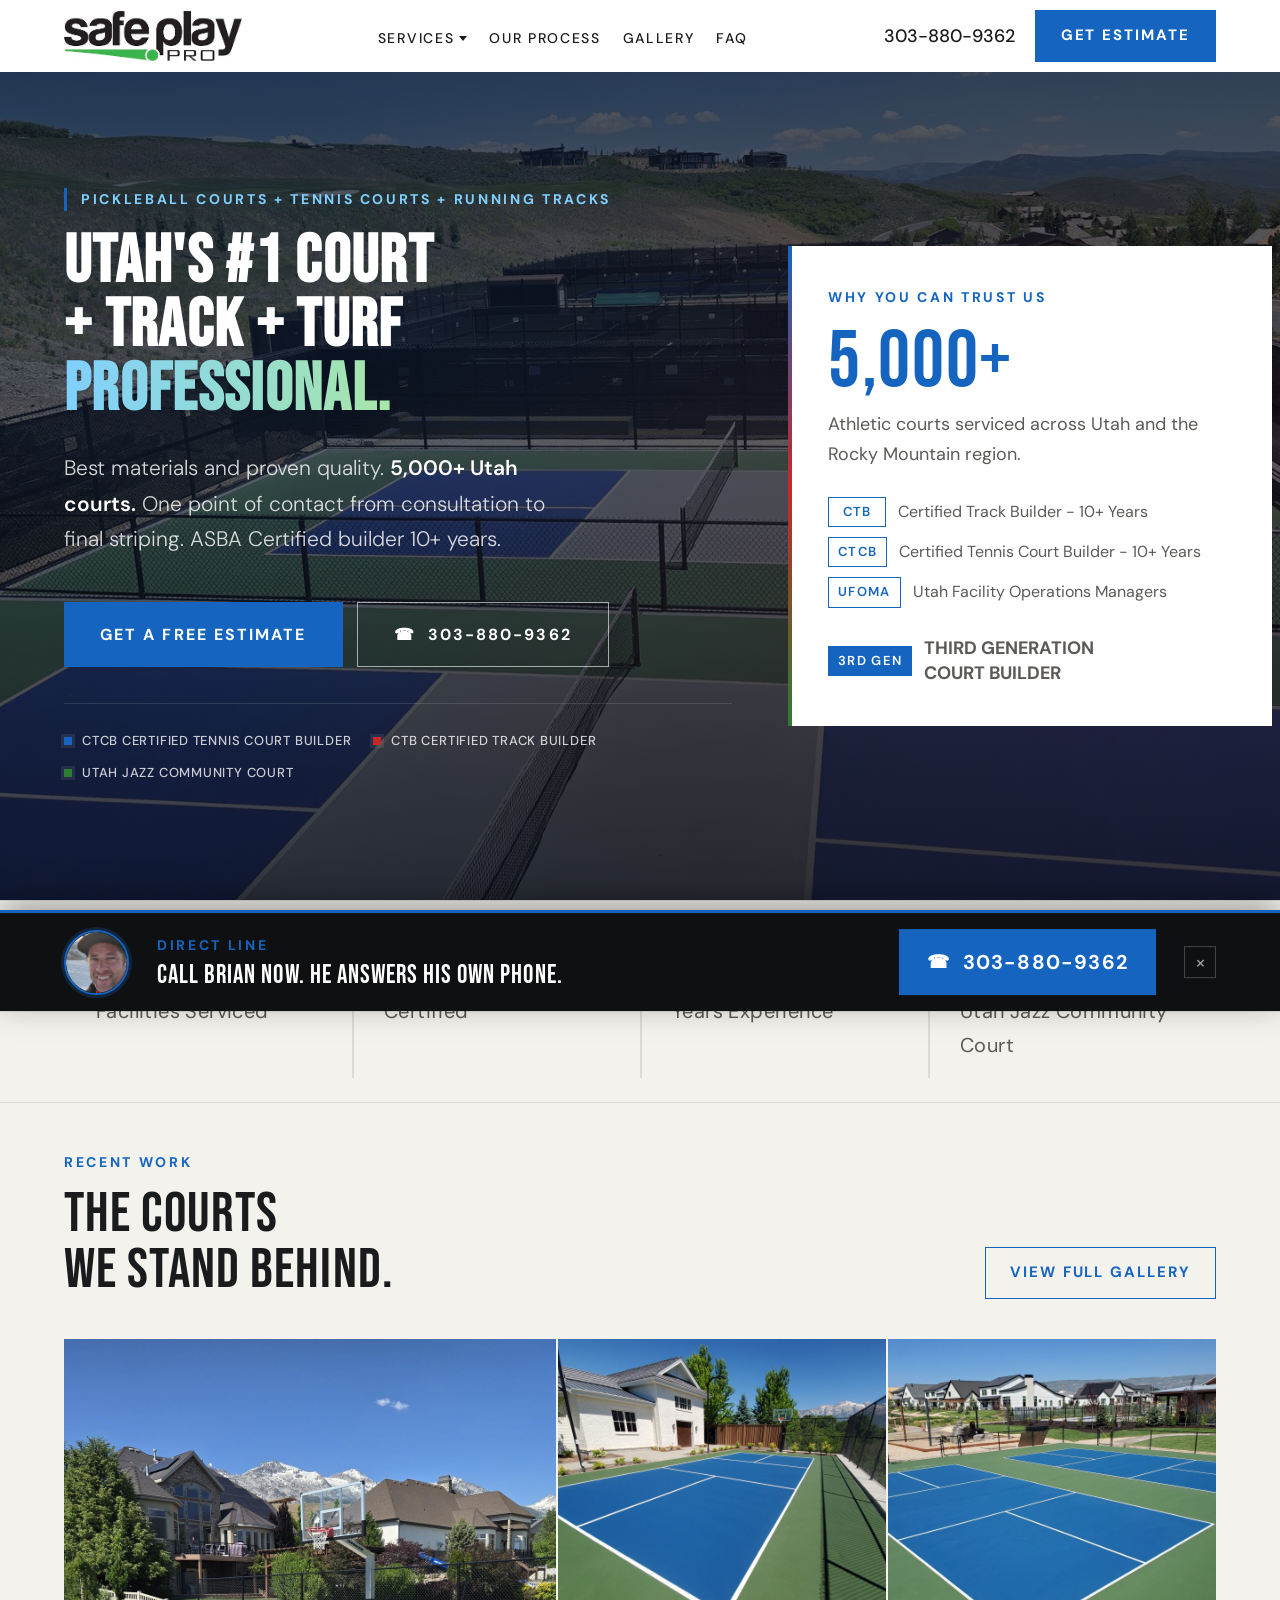
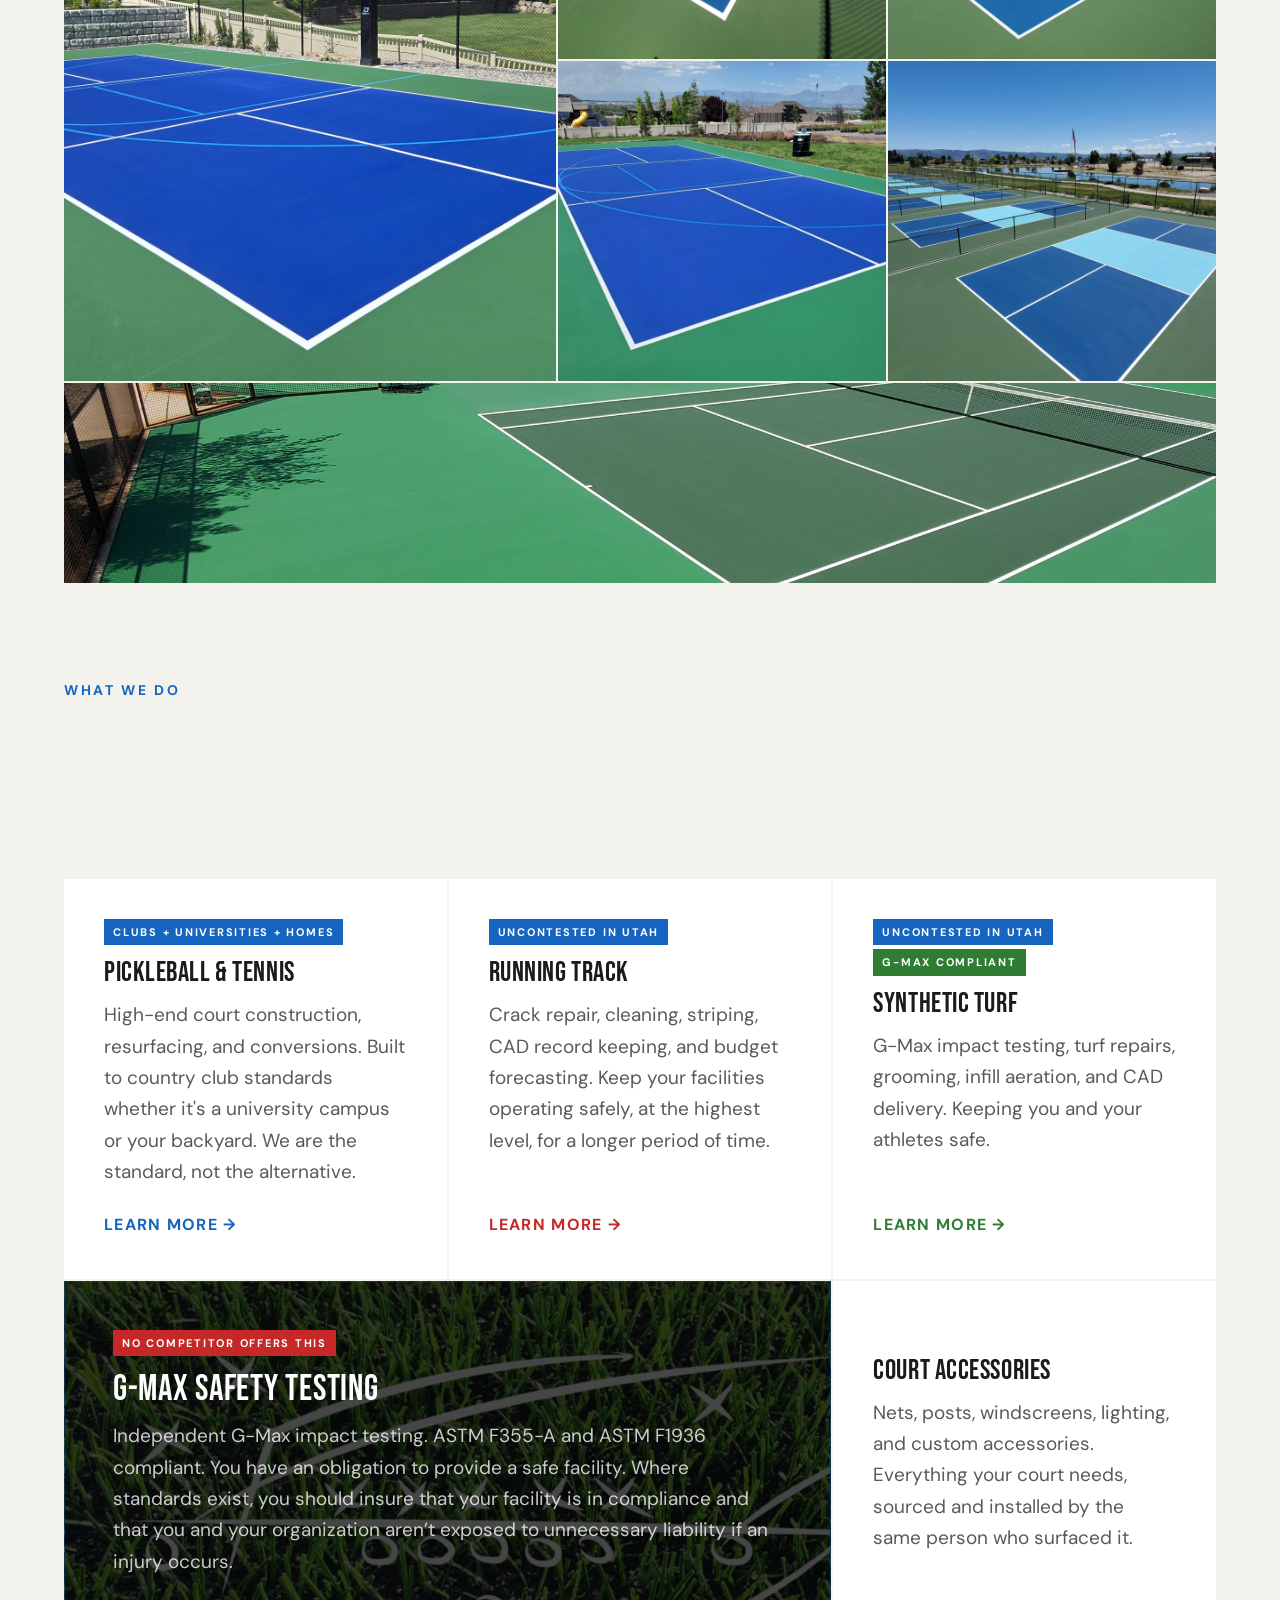
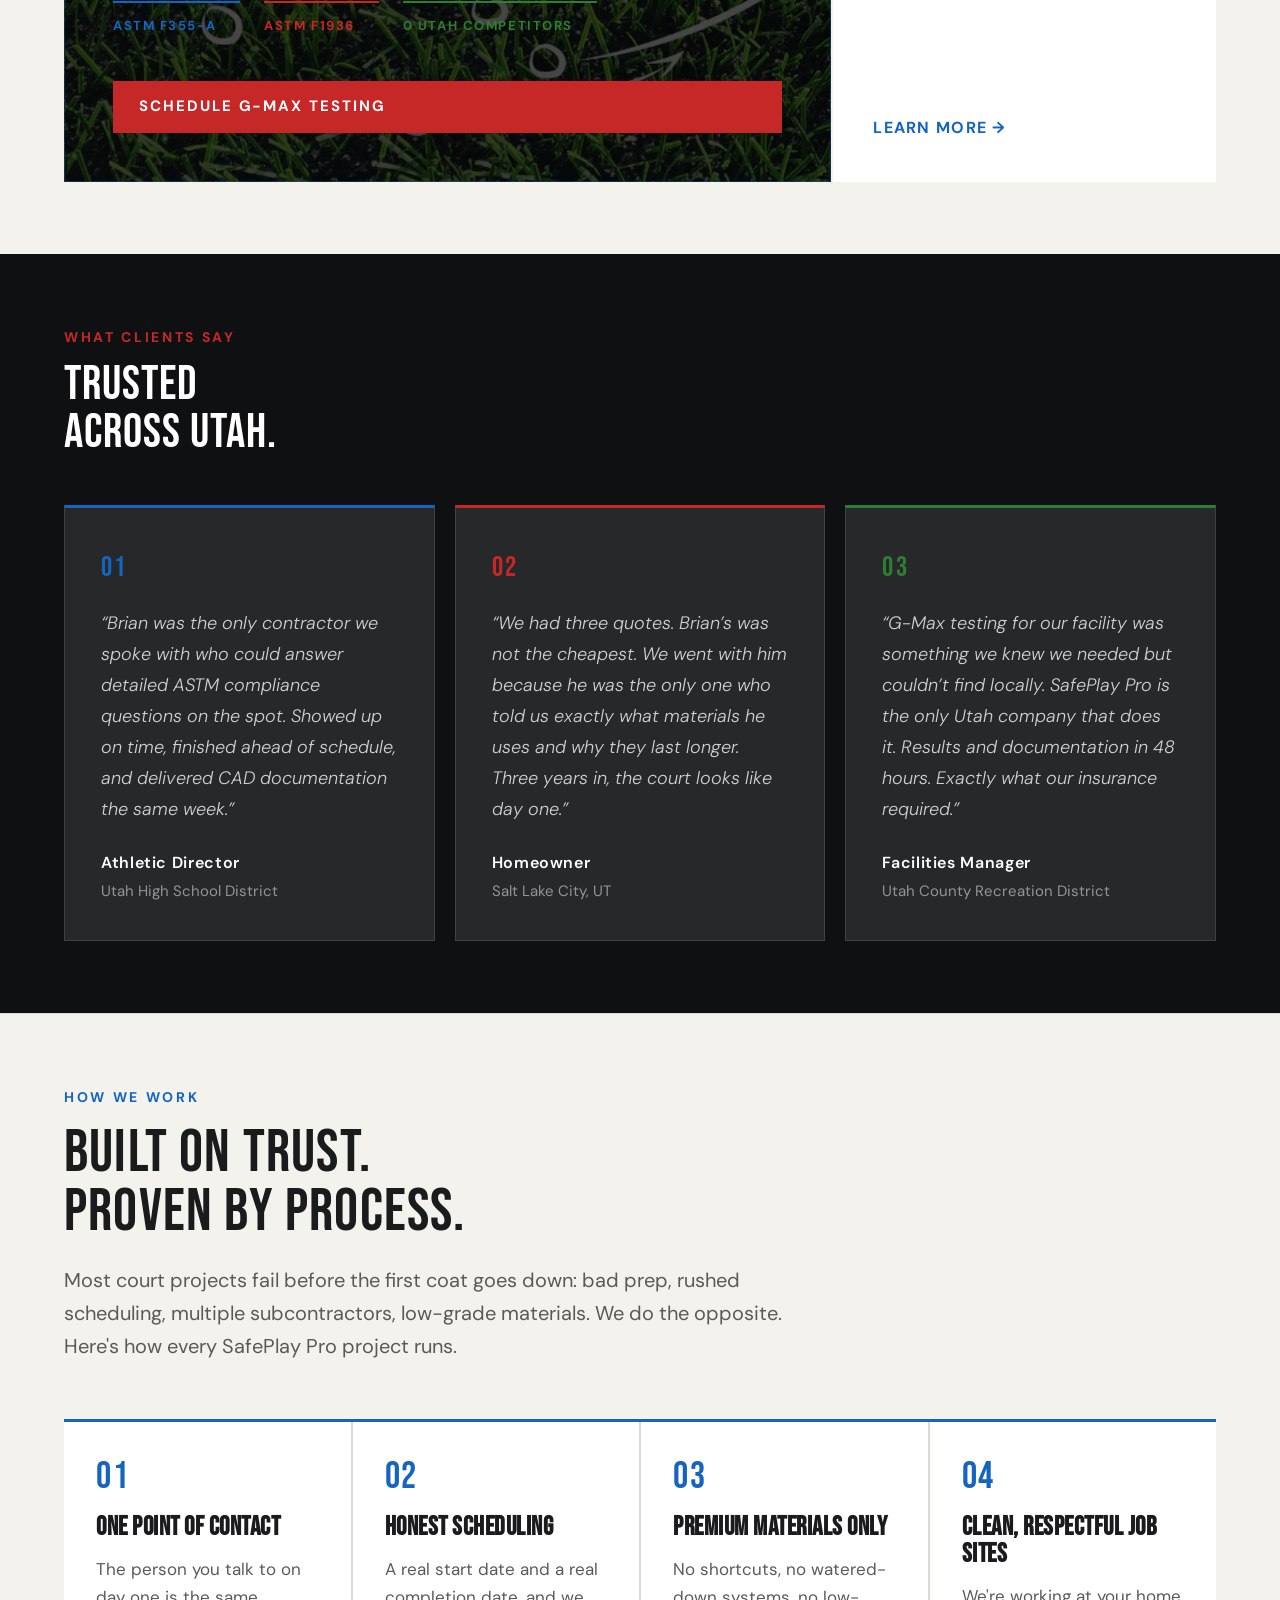
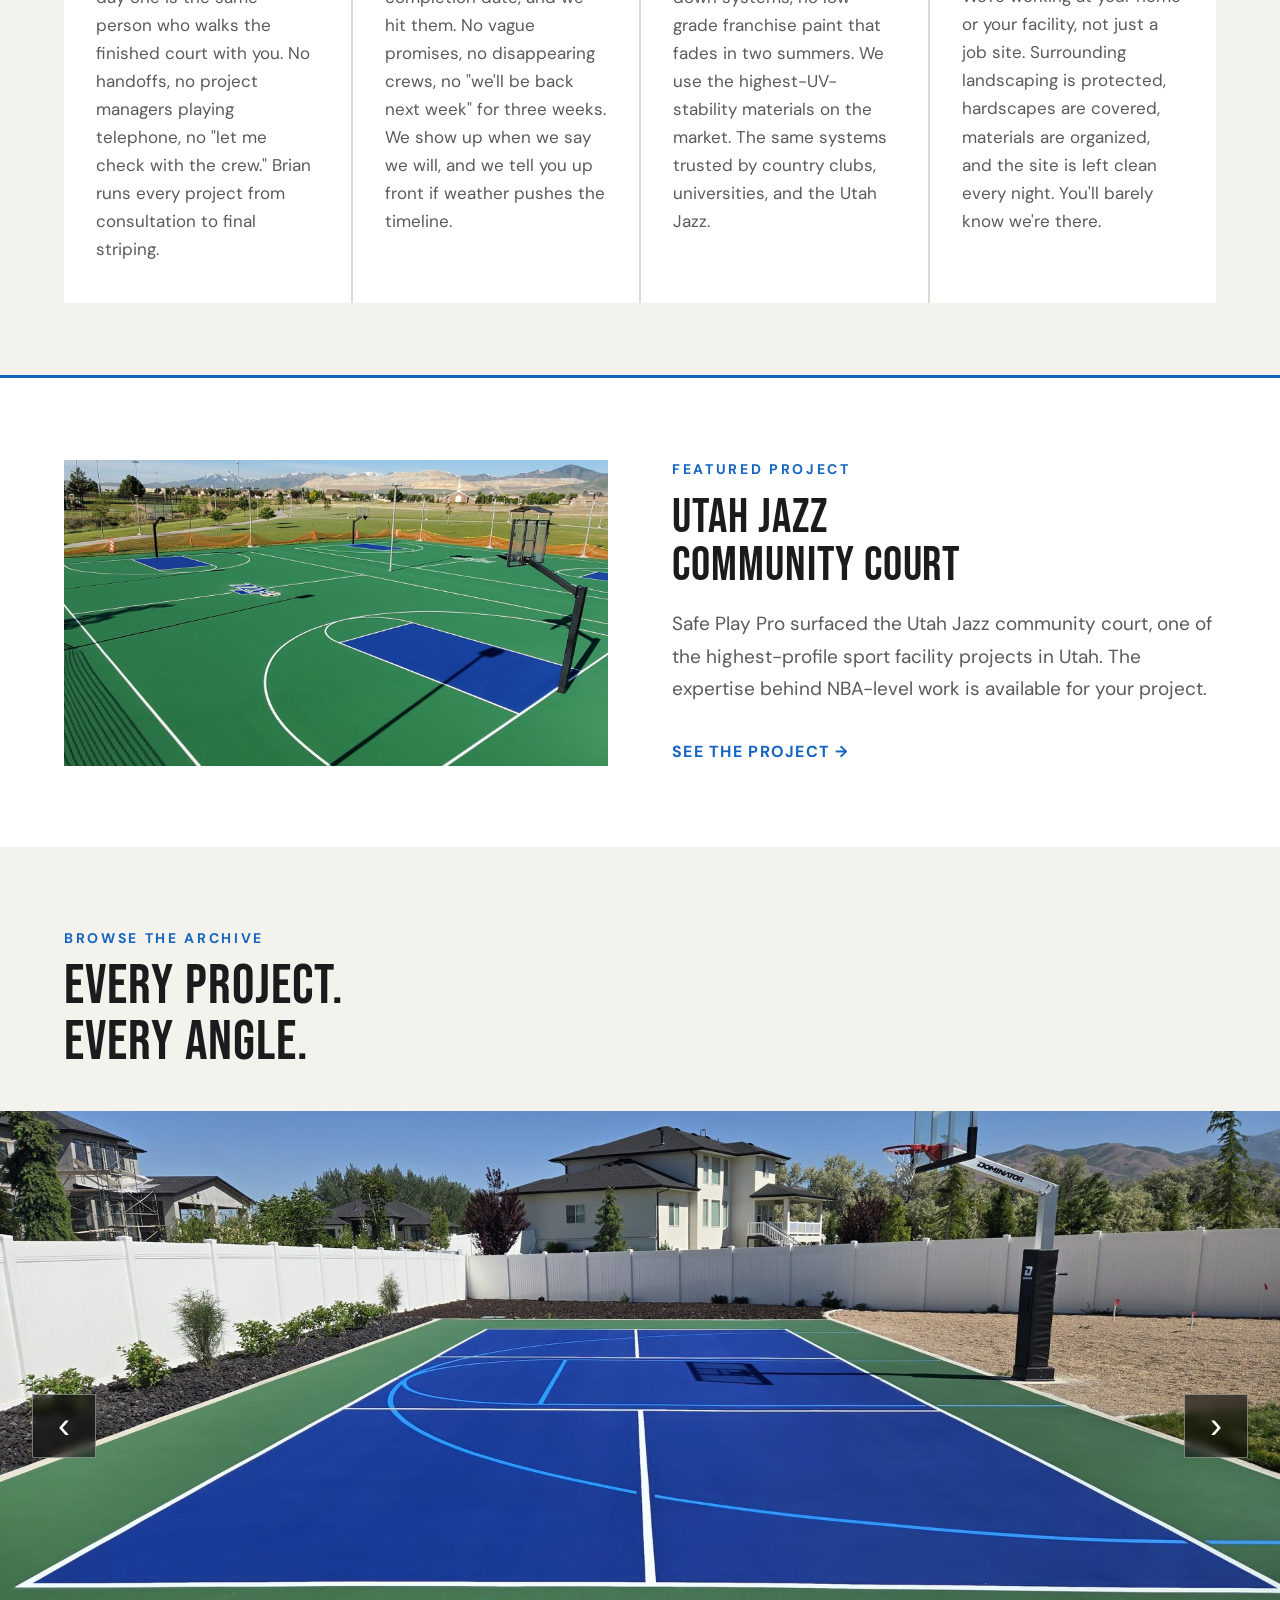
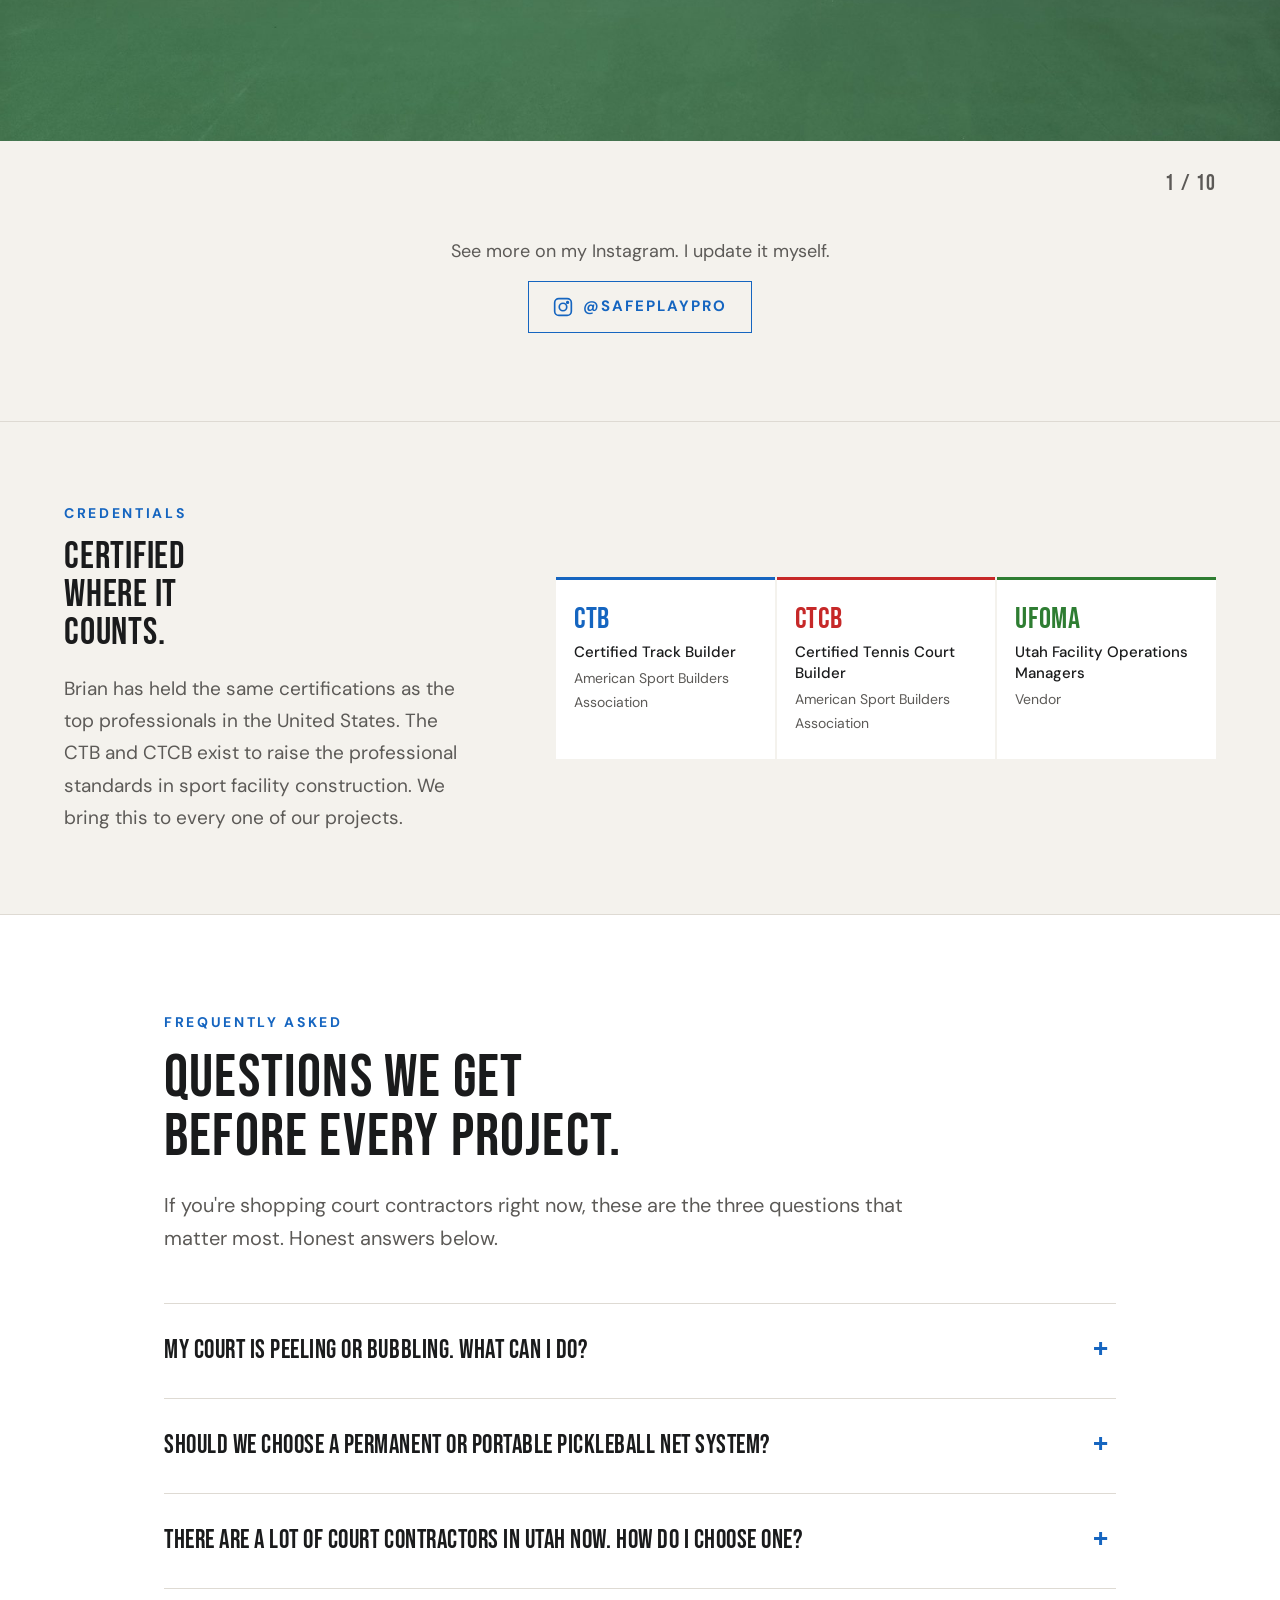
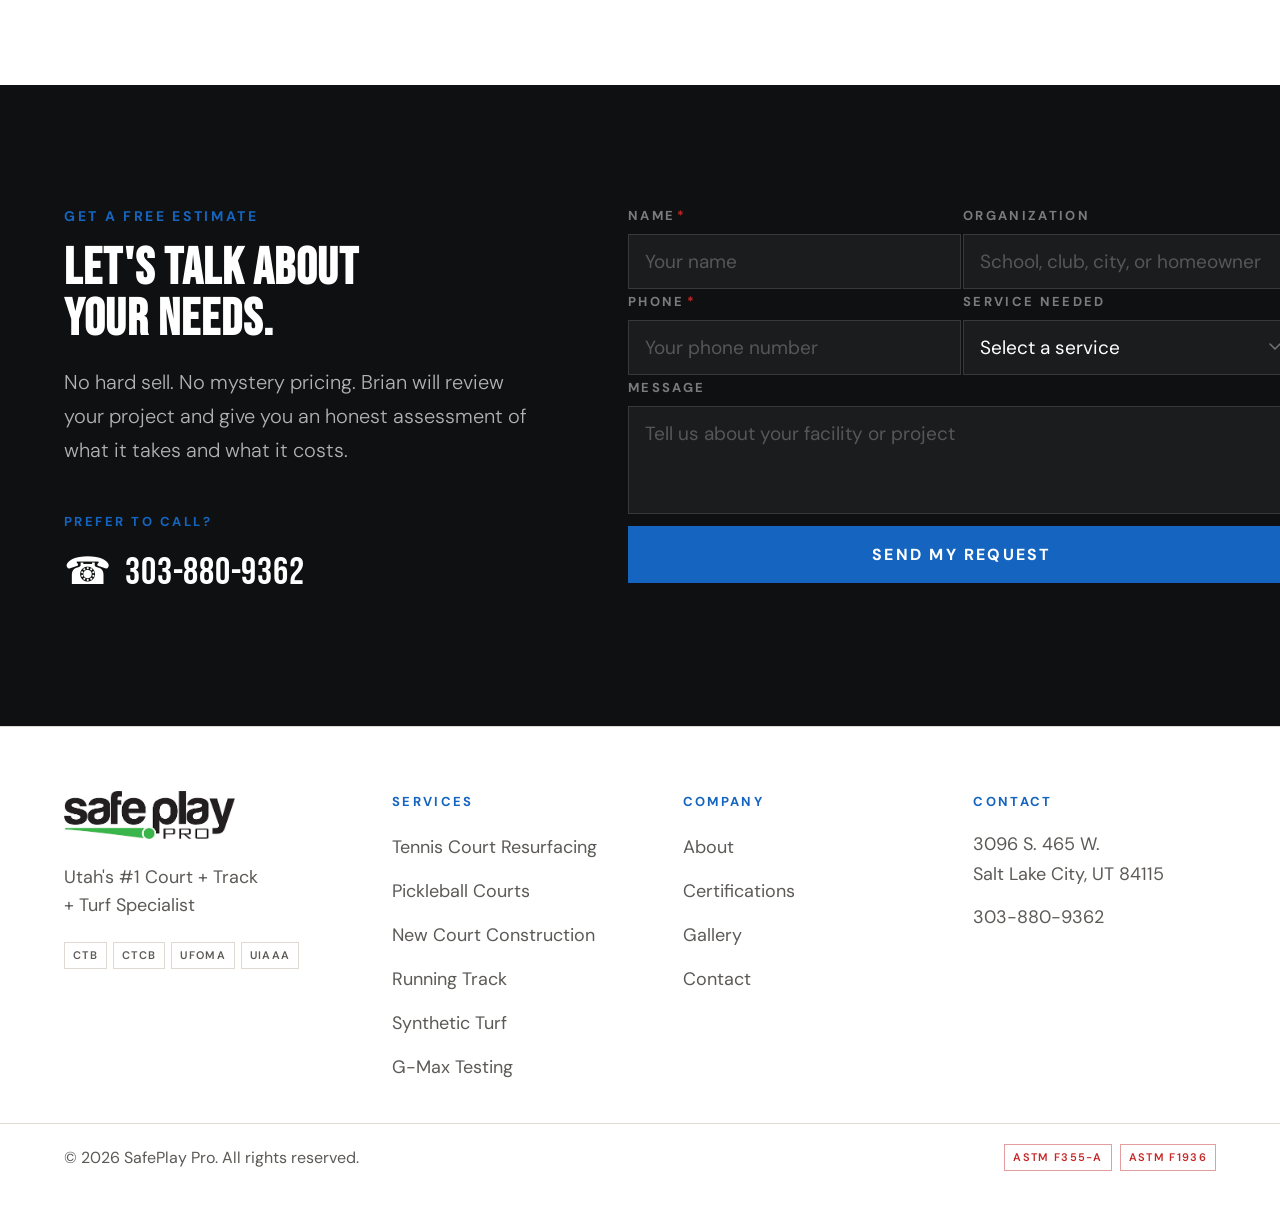
<file: index.html>
<!DOCTYPE html>
<html lang="en">
<head>
<meta charset="UTF-8">
<meta name="viewport" content="width=device-width, initial-scale=1.0">
<link rel="stylesheet" href="https://widget.meetvolley.com/static/css/widget.css">
<script type="text/javascript" data-widget="https://api.meetvolley.com/api/public/get-widget/a24c3b4b-4cc4-4948-b268-8f60db51c22c" src="https://widget.meetvolley.com/widget.js"></script>
<title>SafePlay Pro | Utah's Only Court + Track + Turf Specialist</title>
<meta name="description" content="G-Max testing. CTB and CTCB certified. 5,000+ Utah courts. Court surfacing, running track maintenance, synthetic turf, and G-Max safety testing. Salt Lake City, UT.">
<link rel="preconnect" href="https://fonts.googleapis.com">
<link rel="preconnect" href="https://fonts.gstatic.com" crossorigin>
<link href="https://fonts.googleapis.com/css2?family=Bebas+Neue&family=DM+Sans:opsz,wght@9..40,300;9..40,400;9..40,500;9..40,600;9..40,700&display=swap" rel="stylesheet">
<link rel="stylesheet" href="style.css?v=6">
</head>
<body>

<!-- ============================================================
     NAV
============================================================ -->
<nav id="nav" aria-label="Main navigation">
  <div class="nav-inner">
    <a href="#hero" class="nav-logo"><img src="[data-uri]" alt="SafePlay Pro" /></a>

    <ul class="nav-links">
      <li class="nav-dd">
        <button class="nav-dd-toggle" aria-expanded="false" aria-haspopup="true">Services</button>
        <div class="nav-dd-menu" role="menu">
          <div class="nav-dd-menu-inner">
            <a href="pickleball-court-surfacing-utah.html" role="menuitem">Pickleball Court Surfacing</a>
            <a href="tennis-court-resurfacing-utah.html" role="menuitem">Tennis Court Resurfacing</a>
            <a href="tennis-pickleball-court-construction-utah.html" role="menuitem">New Court Construction</a>
            <a href="running-track-maintenance-utah.html" role="menuitem">Running Track Maintenance</a>
            <a href="synthetic-turf-maintenance-utah.html" role="menuitem">Synthetic Turf Maintenance</a>
            <a href="gmax-testing-utah.html" role="menuitem">G-Max Testing</a>
          </div>
        </div>
      </li>
      <li><a href="#process">Our Process</a></li>
      <li><a href="#gallery">Gallery</a></li>
      <li><a href="#faq">FAQ</a></li>
    </ul>

    <div class="nav-right">
      <a href="tel:3038809362" class="nav-phone nav-btn-desk">303-880-9362</a>
      <a href="#estimate" class="btn btn-blue nav-btn-desk">Get Estimate</a>
      <button class="nav-ham" id="ham" aria-label="Toggle menu" aria-expanded="false">
        <span></span><span></span><span></span>
      </button>
    </div>
  </div>
</nav>

<div id="nav-mobile" aria-label="Mobile navigation">
  <a href="pickleball-court-surfacing-utah.html">Pickleball Court Surfacing</a>
  <a href="tennis-court-resurfacing-utah.html">Tennis Court Resurfacing</a>
  <a href="tennis-pickleball-court-construction-utah.html">New Court Construction</a>
  <a href="running-track-maintenance-utah.html">Running Track Maintenance</a>
  <a href="synthetic-turf-maintenance-utah.html">Synthetic Turf Maintenance</a>
  <a href="gmax-testing-utah.html">G-Max Testing</a>
  <a href="#process">Our Process</a>
  <a href="#gallery">Gallery</a>
  <a href="#faq">FAQ</a>
  <a href="tel:3038809362" class="mob-phone">&#9742;&nbsp; 303-880-9362</a>
  <a href="#estimate" class="btn btn-blue">Get a Free Estimate</a>
</div>

<!-- ============================================================
     HERO
     Background image is set in #hero in style.css.
============================================================ -->
<section id="hero" aria-labelledby="hero-heading">
  <div class="hero-inner">
    <div class="hero-left">
      <span class="hero-eyebrow hero-eyebrow-bar">Pickleball Courts + Tennis Courts + Running Tracks</span>
      <h1 class="hero-h1" id="hero-heading">UTAH'S #1 COURT<br>+ TRACK + TURF<br><span class="hero-accent">PROFESSIONAL.</span></h1>
      <p class="hero-sub">Best materials and proven quality. <strong>5,000+ Utah courts.</strong> One point of contact from consultation to final striping. ASBA Certified builder 10+ years.</p>
      <div class="hero-ctas">
        <a href="#estimate" class="btn btn-blue-lg">Get a Free Estimate</a>
        <a href="tel:3038809362" class="btn btn-ghost-lg">&#9742;&nbsp; 303-880-9362</a>
      </div>
      <div class="hero-chips reveal" style="transition-delay:.22s">
        <span class="hero-chip"><span class="hero-chip-dot dot-blue"></span>CTCB Certified Tennis Court Builder</span>
        <span class="hero-chip"><span class="hero-chip-dot dot-red"></span>CTB Certified Track Builder</span>
        <span class="hero-chip"><span class="hero-chip-dot dot-green"></span>Utah Jazz Community Court</span>
      </div>
    </div>

    <div class="hero-right reveal">
      <div class="cred-card">
        <span class="eyebrow">Why You Can Trust Us</span>
        <div class="cred-stat" id="cred-stat">5,000+</div>
        <p class="cred-body">Athletic courts serviced across Utah and the Rocky Mountain region.</p>
        <div class="cred-certs">
          <div class="cred-cert-row">
            <span class="chip">CTB</span>
            <span class="cred-cert-label">Certified Track Builder - 10+ Years</span>
          </div>
          <div class="cred-cert-row">
            <span class="chip">CTCB</span>
            <span class="cred-cert-label">Certified Tennis Court Builder - 10+ Years</span>
          </div>
          <div class="cred-cert-row">
            <span class="chip">UFOMA</span>
            <span class="cred-cert-label">Utah Facility Operations Managers</span>
          </div>
          <div class="cred-cert-row" style="margin-top:18px;">
            <span class="chip" style="background:var(--court-blue);color:#fff;">3RD GEN</span>
            <span class="cred-cert-label" style="font-size:18px;font-weight:700;">THIRD GENERATION<br>COURT BUILDER</span>
          </div>
        </div>
      </div>
    </div>
  </div>
</section>

<!-- ============================================================
     TRUST BAR
============================================================ -->
<div id="trust" aria-label="Key statistics">
  <div class="trust-inner">
    <div class="trust-stat reveal">
      <div class="trust-num c-blue">5,000+</div>
      <div class="trust-lbl">Facilities Serviced</div>
    </div>
    <div class="trust-stat reveal" style="transition-delay:.08s">
      <div class="trust-num c-red">CTB / CTCB</div>
      <div class="trust-lbl">Certified</div>
    </div>
    <div class="trust-stat reveal" style="transition-delay:.16s">
      <div class="trust-num c-green">20+</div>
      <div class="trust-lbl">Years Experience</div>
    </div>
    <div class="trust-stat reveal" style="transition-delay:.24s">
      <div class="trust-num c-blue">JAZZ</div>
      <div class="trust-lbl">Utah Jazz Community Court</div>
    </div>
  </div>
</div>

<!-- ============================================================
     GALLERY
============================================================ -->
<section id="gallery" aria-labelledby="gallery-heading">
  <div class="gallery-hd">
    <div>
      <span class="eyebrow">Recent Work</span>
      <h2 class="bebas reveal" id="gallery-heading" style="font-size:clamp(36px,5vw,56px);color:var(--text-dark);">THE COURTS<br>WE STAND BEHIND.</h2>
    </div>
    <a href="#fullgallery" class="btn btn-outline-blue" style="flex-shrink:0;align-self:flex-end;">View Full Gallery</a>
  </div>

  <div class="gallery-grid">

    <!-- Slot 1 — large, spans 2 rows -->
    <div class="gslot gslot-large">
      <img src="images/optimized/20250530_155340.jpg"
           alt="Blue backyard sport court with snow-capped Wasatch mountains in the background"
           loading="lazy"
           style="width:100%;height:100%;object-fit:cover;">
      <div class="gslot-ov">
        <span class="gslot-lbl">Back Yard - Multi Use Court</span>
      </div>
    </div>

    <!-- Slot 2 -->
    <div class="gslot">
      <img src="images/optimized/20210604_113638.jpg"
           alt="Blue pickleball court with mountain backdrop and white home"
           loading="lazy"
           style="width:100%;height:100%;object-fit:cover;">
      <div class="gslot-ov"><span class="gslot-lbl">Residential Pickleball, Mountain View</span></div>
    </div>

    <!-- Slot 3 -->
    <div class="gslot">
      <img src="images/optimized/20210811_150809.jpg"
           alt="Two-court pickleball complex in a mountain community"
           loading="lazy"
           style="width:100%;height:100%;object-fit:cover;">
      <div class="gslot-ov"><span class="gslot-lbl">Two-Court Pickleball Complex</span></div>
    </div>

    <!-- Slot 4 -->
    <div class="gslot">
      <img src="images/optimized/20230530_154856.jpg"
           alt="Blue basketball court with panoramic Salt Lake valley view"
           loading="lazy"
           style="width:100%;height:100%;object-fit:cover;">
      <div class="gslot-ov"><span class="gslot-lbl">Backyard Pickleball</span></div>
    </div>

    <!-- Slot 5 -->
    <div class="gslot">
      <img src="images/optimized/20220627_133640.jpg"
           alt="Multi-court pickleball complex with American flag and reservoir view"
           loading="lazy"
           style="width:100%;height:100%;object-fit:cover;">
      <div class="gslot-ov"><span class="gslot-lbl">Two Court Pickleball Court Complex - HOA</span></div>
    </div>

    <!-- Slot 6 — panoramic strip across full width -->
    <div class="gslot gslot-wide">
      <img src="images/optimized/20210618_125833.jpg"
           alt="Tennis court complex with mountain forest backdrop"
           loading="lazy"
           style="width:100%;height:100%;object-fit:cover;">
      <div class="gslot-ov"><span class="gslot-lbl">Promontory Club - Multi Court Complex</span></div>
    </div>

  </div>
</section>

<!-- ============================================================
     SERVICES GRID
============================================================ -->
<section id="services" aria-labelledby="svc-heading">
  <div class="services-inner">
      <div class="services-hd">
        <span class="eyebrow">What We Do</span>
        <h2 class="bebas reveal" id="svc-heading" style="font-size:clamp(40px,5vw,56px);color:var(--text-dark);">EVERY SURFACE.<br>EVERY STANDARD.</h2>
      </div>

      <div class="svc-grid">

        <!-- Card A: Pickleball & Tennis -->
        <div class="svc-card reveal">
          <div class="svc-badges">
            <span class="badge badge-blue">Clubs + Universities + Homes</span>
          </div>
          <div class="svc-name">Pickleball &amp; Tennis</div>
          <p class="svc-body">High-end court construction, resurfacing, and conversions. Built to country club standards whether it's a university campus or your backyard. We are the standard, not the alternative.</p>
          <a href="#estimate" class="btn btn-text btn-text-blue">Learn More &rarr;</a>
        </div>

        <!-- Card B: Running Track -->
        <div class="svc-card reveal" style="transition-delay:.08s">
          <div class="svc-badges">
            <span class="badge badge-blue">Uncontested in Utah</span>
          </div>
          <div class="svc-name">Running Track</div>
          <p class="svc-body">Crack repair, cleaning, striping, CAD record keeping, and budget forecasting. Keep your facilities operating safely, at the highest level, for a longer period of time.</p>
          <a href="#estimate" class="btn btn-text btn-text-red">Learn More &rarr;</a>
        </div>

        <!-- Card C: Synthetic Turf -->
        <div class="svc-card reveal" style="transition-delay:.16s">
          <div class="svc-badges">
            <span class="badge badge-blue">Uncontested in Utah</span>
            <span class="badge badge-green">G-Max Compliant</span>
          </div>
          <div class="svc-name">Synthetic Turf</div>
          <p class="svc-body">G-Max impact testing, turf repairs, grooming, infill aeration, and CAD delivery. Keeping you and your athletes safe.</p>
          <a href="#estimate" class="btn btn-text btn-text-green">Learn More &rarr;</a>
        </div>

        <!-- G-Max Featured Card (spans 2 cols) -->
        <div class="svc-card svc-card-gmax reveal">
          <div style="display:flex;align-items:flex-start;justify-content:space-between;gap:16px;margin-bottom:16px;">
            <span class="badge badge-red">No Competitor Offers This</span>
          </div>
          <div class="svc-name" style="color:#fff;">G-MAX SAFETY TESTING</div>
          <p class="svc-body">Independent G-Max impact testing. ASTM F355-A and ASTM F1936 compliant. You have an obligation to provide a safe facility. Where standards exist, you should insure that your facility is in compliance and that you and your organization aren&rsquo;t exposed to unnecessary liability if an injury occurs.</p>
          <div class="gmax-proof">
            <div class="gmax-proof-item">ASTM F355-A</div>
            <div class="gmax-proof-item">ASTM F1936</div>
            <div class="gmax-proof-item">0 Utah Competitors</div>
          </div>
          <a href="gmax-testing-utah.html" class="btn btn-red">Schedule G-Max Testing</a>
        </div>

        <!-- Court Accessories -->
        <div class="svc-card reveal" style="transition-delay:.08s">
          <div class="svc-badges"><span></span></div>
          <div class="svc-name">Court Accessories</div>
          <p class="svc-body">Nets, posts, windscreens, lighting, and custom accessories. Everything your court needs, sourced and installed by the same person who surfaced it.</p>
          <a href="#estimate" class="btn btn-text btn-text-blue">Learn More &rarr;</a>
        </div>

    </div>
  </div>
</section>

<!-- ============================================================
     TESTIMONIALS
============================================================ -->
<section id="testimonials" aria-labelledby="test-heading">
  <div class="testimonials-inner">
    <div class="test-hd">
      <span class="eyebrow" style="color:var(--court-red);">What Clients Say</span>
      <h2 class="bebas reveal" id="test-heading" style="font-size:clamp(36px,4vw,48px);color:#fff;">TRUSTED<br>ACROSS UTAH.</h2>
    </div>
    <div class="test-grid">
      <div class="tcard reveal">
        <div class="tcard-num">01</div>
        <p class="tcard-quote">&ldquo;Brian was the only contractor we spoke with who could answer detailed ASTM compliance questions on the spot. Showed up on time, finished ahead of schedule, and delivered CAD documentation the same week.&rdquo;</p>
        <div class="tcard-name">Athletic Director</div>
        <div class="tcard-org">Utah High School District</div>
      </div>
      <div class="tcard reveal" style="transition-delay:.10s">
        <div class="tcard-num">02</div>
        <p class="tcard-quote">&ldquo;We had three quotes. Brian&rsquo;s was not the cheapest. We went with him because he was the only one who told us exactly what materials he uses and why they last longer. Three years in, the court looks like day one.&rdquo;</p>
        <div class="tcard-name">Homeowner</div>
        <div class="tcard-org">Salt Lake City, UT</div>
      </div>
      <div class="tcard reveal" style="transition-delay:.20s">
        <div class="tcard-num">03</div>
        <p class="tcard-quote">&ldquo;G-Max testing for our facility was something we knew we needed but couldn&rsquo;t find locally. SafePlay Pro is the only Utah company that does it. Results and documentation in 48 hours. Exactly what our insurance required.&rdquo;</p>
        <div class="tcard-name">Facilities Manager</div>
        <div class="tcard-org">Utah County Recreation District</div>
      </div>
    </div>
  </div>
</section>

<!-- ============================================================
     HOW WE WORK — Process / Trust spine
============================================================ -->
<section id="process" aria-labelledby="process-heading">
  <div class="process-inner">
    <div class="process-hd reveal">
      <span class="eyebrow">How We Work</span>
      <h2 class="process-h2 bebas" id="process-heading">BUILT ON TRUST.<br>PROVEN BY PROCESS.</h2>
      <p class="process-lede">Most court projects fail before the first coat goes down: bad prep, rushed scheduling, multiple subcontractors, low-grade materials. We do the opposite. Here's how every SafePlay Pro project runs.</p>
    </div>

    <div class="process-grid">
      <div class="process-card reveal">
        <div class="process-num">01</div>
        <h3 class="process-name">One Point of Contact</h3>
        <p class="process-body">The person you talk to on day one is the same person who walks the finished court with you. No handoffs, no project managers playing telephone, no "let me check with the crew." Brian runs every project from consultation to final striping.</p>
      </div>

      <div class="process-card reveal" style="transition-delay:.08s">
        <div class="process-num">02</div>
        <h3 class="process-name">Honest Scheduling</h3>
        <p class="process-body">A real start date and a real completion date, and we hit them. No vague promises, no disappearing crews, no "we'll be back next week" for three weeks. We show up when we say we will, and we tell you up front if weather pushes the timeline.</p>
      </div>

      <div class="process-card reveal" style="transition-delay:.16s">
        <div class="process-num">03</div>
        <h3 class="process-name">Premium Materials Only</h3>
        <p class="process-body">No shortcuts, no watered-down systems, no low-grade franchise paint that fades in two summers. We use the highest-UV-stability materials on the market. The same systems trusted by country clubs, universities, and the Utah Jazz.</p>
      </div>

      <div class="process-card reveal" style="transition-delay:.24s">
        <div class="process-num">04</div>
        <h3 class="process-name">Clean, Respectful Job Sites</h3>
        <p class="process-body">We're working at your home or your facility, not just a job site. Surrounding landscaping is protected, hardscapes are covered, materials are organized, and the site is left clean every night. You'll barely know we're there.</p>
      </div>
    </div>
  </div>
</section>

<!-- ============================================================
     UTAH JAZZ BANNER
============================================================ -->
<section id="jazz" aria-labelledby="jazz-heading">
  <div class="jazz-inner">
    <div class="jazz-img">
      <img src="images/optimized/20240531_082454.jpg"
           alt="Utah Jazz community court — Jazz logo painted at center court with Wasatch mountain backdrop"
           loading="lazy"
           style="width:100%;aspect-ratio:16/9;object-fit:cover;display:block;">
    </div>
    <div class="reveal">
      <span class="eyebrow">Featured Project</span>
      <h2 class="bebas jazz-h2" id="jazz-heading">UTAH JAZZ<br>COMMUNITY COURT</h2>
      <p class="jazz-body">Safe Play Pro surfaced the Utah Jazz community court, one of the highest-profile sport facility projects in Utah. The expertise behind NBA-level work is available for your project.</p>
      <a href="#estimate" class="btn btn-text btn-text-blue">See the Project &rarr;</a>
    </div>
  </div>
</section>

<!-- ============================================================
     FULL GALLERY CAROUSEL (in-page, full bleed)
============================================================ -->
<section id="fullgallery" aria-labelledby="fg-heading">
  <div class="fg-hd">
    <span class="eyebrow">Browse The Archive</span>
    <h2 class="bebas reveal" id="fg-heading">EVERY PROJECT.<br>EVERY ANGLE.</h2>
  </div>
  <div class="fg-stage">
    <button type="button" class="fg-nav fg-prev" id="fg-prev" aria-label="Previous image">&#8249;</button>
    <img class="fg-img" id="fg-img" src="" alt="">
    <button type="button" class="fg-nav fg-next" id="fg-next" aria-label="Next image">&#8250;</button>
  </div>
  <div class="fg-meta">
    <span class="fg-counter" id="fg-counter">1 / 10</span>
  </div>
  <div class="fg-ig reveal" style="text-align:center;padding:36px 24px 8px;">
    <p style="font-size:18px;line-height:1.5;color:var(--text-mid);margin:0 0 16px;">See more on my Instagram. I update it myself.</p>
    <a href="https://www.instagram.com/safeplaypro/" target="_blank" rel="noopener" class="btn btn-outline-blue" style="display:inline-flex;align-items:center;gap:10px;">
      <svg width="20" height="20" viewBox="0 0 24 24" fill="none" stroke="currentColor" stroke-width="2" stroke-linecap="square" stroke-linejoin="miter" aria-hidden="true">
        <rect x="2" y="2" width="20" height="20" rx="5"></rect>
        <circle cx="12" cy="12" r="4.5"></circle>
        <circle cx="17.5" cy="6.5" r="1" fill="currentColor"></circle>
      </svg>
      @safeplaypro
    </a>
  </div>
</section>

<!-- ============================================================
     CERTIFICATIONS
============================================================ -->
<section id="certs" aria-labelledby="certs-heading">
  <div class="certs-inner">
    <div class="reveal">
      <span class="eyebrow">Credentials</span>
      <h2 class="bebas certs-h2" id="certs-heading">CERTIFIED<br>WHERE IT<br>COUNTS.</h2>
      <p class="certs-body">Brian has held the same certifications as the top professionals in the United States. The CTB and CTCB exist to raise the professional standards in sport facility construction. We bring this to every one of our projects.</p>
    </div>
    <div class="cert-tiles reveal" style="transition-delay:.14s">
      <div class="ctile ct-b">
        <div class="ctile-code cc-b">CTB</div>
        <div class="ctile-name">Certified Track Builder</div>
        <div class="ctile-org">American Sport Builders Association</div>
      </div>
      <div class="ctile ct-r">
        <div class="ctile-code cc-r">CTCB</div>
        <div class="ctile-name">Certified Tennis Court Builder</div>
        <div class="ctile-org">American Sport Builders Association</div>
      </div>
      <div class="ctile ct-g">
        <div class="ctile-code cc-g">UFOMA</div>
        <div class="ctile-name">Utah Facility Operations Managers</div>
        <div class="ctile-org">Vendor</div>
      </div>
    </div>
  </div>
</section>

<!-- ============================================================
     FAQ — Objection handling before the form
============================================================ -->
<section id="faq" aria-labelledby="faq-heading">
  <div class="faq-inner">
    <div class="faq-hd reveal">
      <span class="eyebrow">Frequently Asked</span>
      <h2 class="faq-h2 bebas" id="faq-heading">QUESTIONS WE GET<br>BEFORE EVERY PROJECT.</h2>
      <p class="faq-lede">If you're shopping court contractors right now, these are the three questions that matter most. Honest answers below.</p>
    </div>

    <div class="faq-list">
      <details class="faq-item reveal">
        <summary>
          <span class="faq-q">My court is peeling or bubbling. What can I do?</span>
          <span class="faq-toggle" aria-hidden="true">+</span>
        </summary>
        <div class="faq-a">
          <p>Peeling and bubbling almost always mean the surface failed to bond to the concrete underneath. There are four common causes, and one expensive fix.</p>
          <ul class="faq-causes">
            <li><strong>Bad concrete prep.</strong> The contractor didn't spend enough time prepping the slab and applying a high-quality sealer before surfacing. This is the #1 cause we see.</li>
            <li><strong>Surfacing in cold weather.</strong> The material was applied when it wasn't warm enough to fully cure.</li>
            <li><strong>Rushed coats.</strong> Second or third coats applied before the prior coat had fully cured.</li>
            <li><strong>Low-grade materials.</strong> Cheap paint and cheap sealer. Also extremely common.</li>
          </ul>
          <p><strong>What it takes to fix it the right way:</strong> If a court is peeling in one spot, it's almost always peeling everywhere, even where you can't see it yet. Patching and repainting buys a year or two at most. The honest fix is to grind or pressure-wash the entire surface back to bare concrete and start over with proper prep, sealer, and a quality coating system. It costs more up front, but every future resurface is fast and clean because the foundation is finally right. <strong>This is why hiring the wrong contractor the first time is the most expensive way to build a court.</strong></p>
        </div>
      </details>

      <details class="faq-item reveal" style="transition-delay:.06s">
        <summary>
          <span class="faq-q">Should we choose a permanent or portable pickleball net system?</span>
          <span class="faq-toggle" aria-hidden="true">+</span>
        </summary>
        <div class="faq-a">
          <p><strong>For most residential courts: portable (or semi-permanent) nets win.</strong> A good portable net plays as well as a permanent one, but it gives you the freedom to switch your court from pickleball to basketball to scooters to sidewalk chalk in under a minute. If you have kids, that flexibility is worth more than you think. It's the difference between a court that gets used every day and one that becomes a source of family arguments.</p>
          <p>Portable systems also simplify the build, save you money, eliminate one more place for cracks to start in the slab, and keep your future options open as your family changes.</p>
          <p><strong>For country clubs, universities, and public facilities: permanent systems are usually right.</strong> The court is purpose-built and doesn't need to flex between uses. We install both and we'll tell you honestly which one fits your project.</p>
        </div>
      </details>

      <details class="faq-item reveal" style="transition-delay:.12s">
        <summary>
          <span class="faq-q">There are a lot of court contractors in Utah now. How do I choose one?</span>
          <span class="faq-toggle" aria-hidden="true">+</span>
        </summary>
        <div class="faq-a">
          <p>Five years ago there were four real court contractors in Utah and Idaho. Today there are dozens of websites, and very little real experience behind most of them. Here are the questions that actually separate the pros from the pretenders:</p>
          <ul class="faq-causes">
            <li><strong>How many years have you actually been building courts in Utah?</strong> Not how long the website has existed, but how many projects have you actually completed? And, how experienced is the crew coming to do your project.</li>
            <li><strong>What materials do you use, and do they come pre-pigmented or are they mixed on site?</strong> Pre-pigmented systems hold color far longer.</li>
            <li><strong>What's your warranty, and will you still be in business to honor it in five years?</strong></li>
            <li><strong>Are they detailed, organized, and clearly trying to help you accomplish your goals?</strong> Or are they just trying to close a sale?</li>
            <li><strong>Don't pick on price alone.</strong> The lowest bid is almost never the best value, and the most expensive isn't automatically the best either.</li>
          </ul>
          <p><strong>One more thing worth knowing.</strong> Utah has a local franchise that sells low-cost court paint to anyone who walks in the door with no qualifications, no training, no experience requirements. That's the single biggest reason Utah has so many "court contractors" now, and it's the single biggest reason we get called in to tear out failed courts and start over. If your contractor is using that paint, there's a 90% chance no one ever taught them how to do this work properly. They're figuring it out on your court. And once a bad first surface goes down, we can't just paint over it. We have to grind it off and start from bare concrete. <strong>That's the most expensive way to do your court.</strong> Ask what brand of materials your contractor uses, and ask why.</p>
        </div>
      </details>
    </div>
  </div>
</section>

<!-- ============================================================
     ESTIMATE FORM — Dark Section 2
============================================================ -->
<section id="estimate" aria-labelledby="est-heading">
  <div class="est-inner">
    <div class="reveal">
      <span class="eyebrow">Get a Free Estimate</span>
      <h2 class="est-h2" id="est-heading">LET'S TALK ABOUT<br>YOUR NEEDS.</h2>
      <p class="est-body">No hard sell. No mystery pricing. Brian will review your project and give you an honest assessment of what it takes and what it costs.</p>
      <span class="est-phone-lbl">Prefer to call?</span>
      <a href="tel:3038809362" class="est-phone">&#9742;&nbsp; 303-880-9362</a>
    </div>

    <div class="reveal" style="transition-delay:.14s">
      <form id="est-form" action="#" method="POST" novalidate>
        <div class="fgrid">
          <div class="ffield">
            <label class="flabel" for="f-name">Name<span class="req">*</span></label>
            <input class="finput" type="text" id="f-name" name="name" required placeholder="Your name">
          </div>
          <div class="ffield">
            <label class="flabel" for="f-org">Organization</label>
            <input class="finput" type="text" id="f-org" name="org" placeholder="School, club, city, or homeowner">
          </div>
          <div class="ffield">
            <label class="flabel" for="f-phone">Phone<span class="req">*</span></label>
            <input class="finput" type="tel" id="f-phone" name="phone" required placeholder="Your phone number">
          </div>
          <div class="ffield">
            <label class="flabel" for="f-service">Service Needed</label>
            <select class="fselect" id="f-service" name="service">
              <option value="" disabled selected>Select a service</option>
              <option value="pickleball">Pickleball Court</option>
              <option value="court">Court Surfacing</option>
              <option value="track">Running Track</option>
              <option value="turf">Synthetic Turf</option>
              <option value="gmax">G-Max Testing</option>
              <option value="other">Other</option>
            </select>
          </div>
          <div class="ffield fw">
            <label class="flabel" for="f-msg">Message</label>
            <textarea class="ftextarea" id="f-msg" name="message" placeholder="Tell us about your facility or project"></textarea>
          </div>
          <button type="submit" class="fsubmit" id="fsubmit">Send My Request</button>
        </div>
      </form>
    </div>
  </div>
</section>

<!-- ============================================================
     FOOTER
============================================================ -->
<footer id="footer" aria-label="Site footer">
  <div class="foot-inner">
    <div>
      <a href="#hero" class="foot-logo" aria-label="SafePlay Pro home"><img src="images/logo.png" alt="SafePlay Pro"></a>
      <p class="foot-tag">Utah's #1 Court + Track<br>+ Turf Specialist</p>
      <div class="foot-chips">
        <span class="fchip">CTB</span>
        <span class="fchip">CTCB</span>
        <span class="fchip">UFOMA</span>
        <span class="fchip">UIAAA</span>
      </div>
    </div>
    <div>
      <span class="fcol-lbl">Services</span>
      <ul class="flinks">
        <li><a href="tennis-court-resurfacing-utah.html">Tennis Court Resurfacing</a></li>
        <li><a href="pickleball-court-surfacing-utah.html">Pickleball Courts</a></li>
        <li><a href="tennis-pickleball-court-construction-utah.html">New Court Construction</a></li>
        <li><a href="running-track-maintenance-utah.html">Running Track</a></li>
        <li><a href="synthetic-turf-maintenance-utah.html">Synthetic Turf</a></li>
        <li><a href="gmax-testing-utah.html">G-Max Testing</a></li>
      </ul>
    </div>
    <div>
      <span class="fcol-lbl">Company</span>
      <ul class="flinks">
        <li><a href="#testimonials">About</a></li>
        <li><a href="#certs">Certifications</a></li>
        <li><a href="#gallery">Gallery</a></li>
        <li><a href="#estimate">Contact</a></li>
      </ul>
    </div>
    <div>
      <span class="fcol-lbl">Contact</span>
      <div class="fcontact-line">3096 S. 465 W.<br>Salt Lake City, UT 84115</div>
      <div class="fcontact-line" style="margin-top:12px;"><a href="tel:3038809362">303-880-9362</a></div>
    </div>
  </div>
  <div class="foot-bottom">
    <span class="foot-copy">&copy; 2026 SafePlay Pro. All rights reserved.</span>
    <div class="astm-chips">
      <span class="achip">ASTM F355-A</span>
      <span class="achip">ASTM F1936</span>
    </div>
  </div>
</footer>

<!-- ============================================================
     STICKY CALL BAR (appears after scrolling past hero)
============================================================ -->
<aside class="sticky-call" id="sticky-call" aria-hidden="true">
  <div class="sticky-call-inner">
    <div class="sticky-call-avatar"><img src="images/optimized/brian-headshot.png" alt="Brian — SafePlay Pro" width="52" height="52"></div>
    <div class="sticky-call-text">
      <span class="sticky-call-eyebrow">Direct Line</span>
      <span class="sticky-call-headline">Call Brian Now. He answers his own phone.</span>
    </div>
    <a href="tel:3038809362" class="sticky-call-cta">
      <span class="sticky-call-icon" aria-hidden="true">&#9742;</span>
      <span class="sticky-call-num">303-880-9362</span>
    </a>
    <button type="button" class="sticky-call-close" id="sticky-call-close" aria-label="Dismiss call bar">&times;</button>
  </div>
</aside>

<!-- ============================================================
     JAVASCRIPT
============================================================ -->
<script src="main.js?v=6"></script>
</body>
</html>
</file>
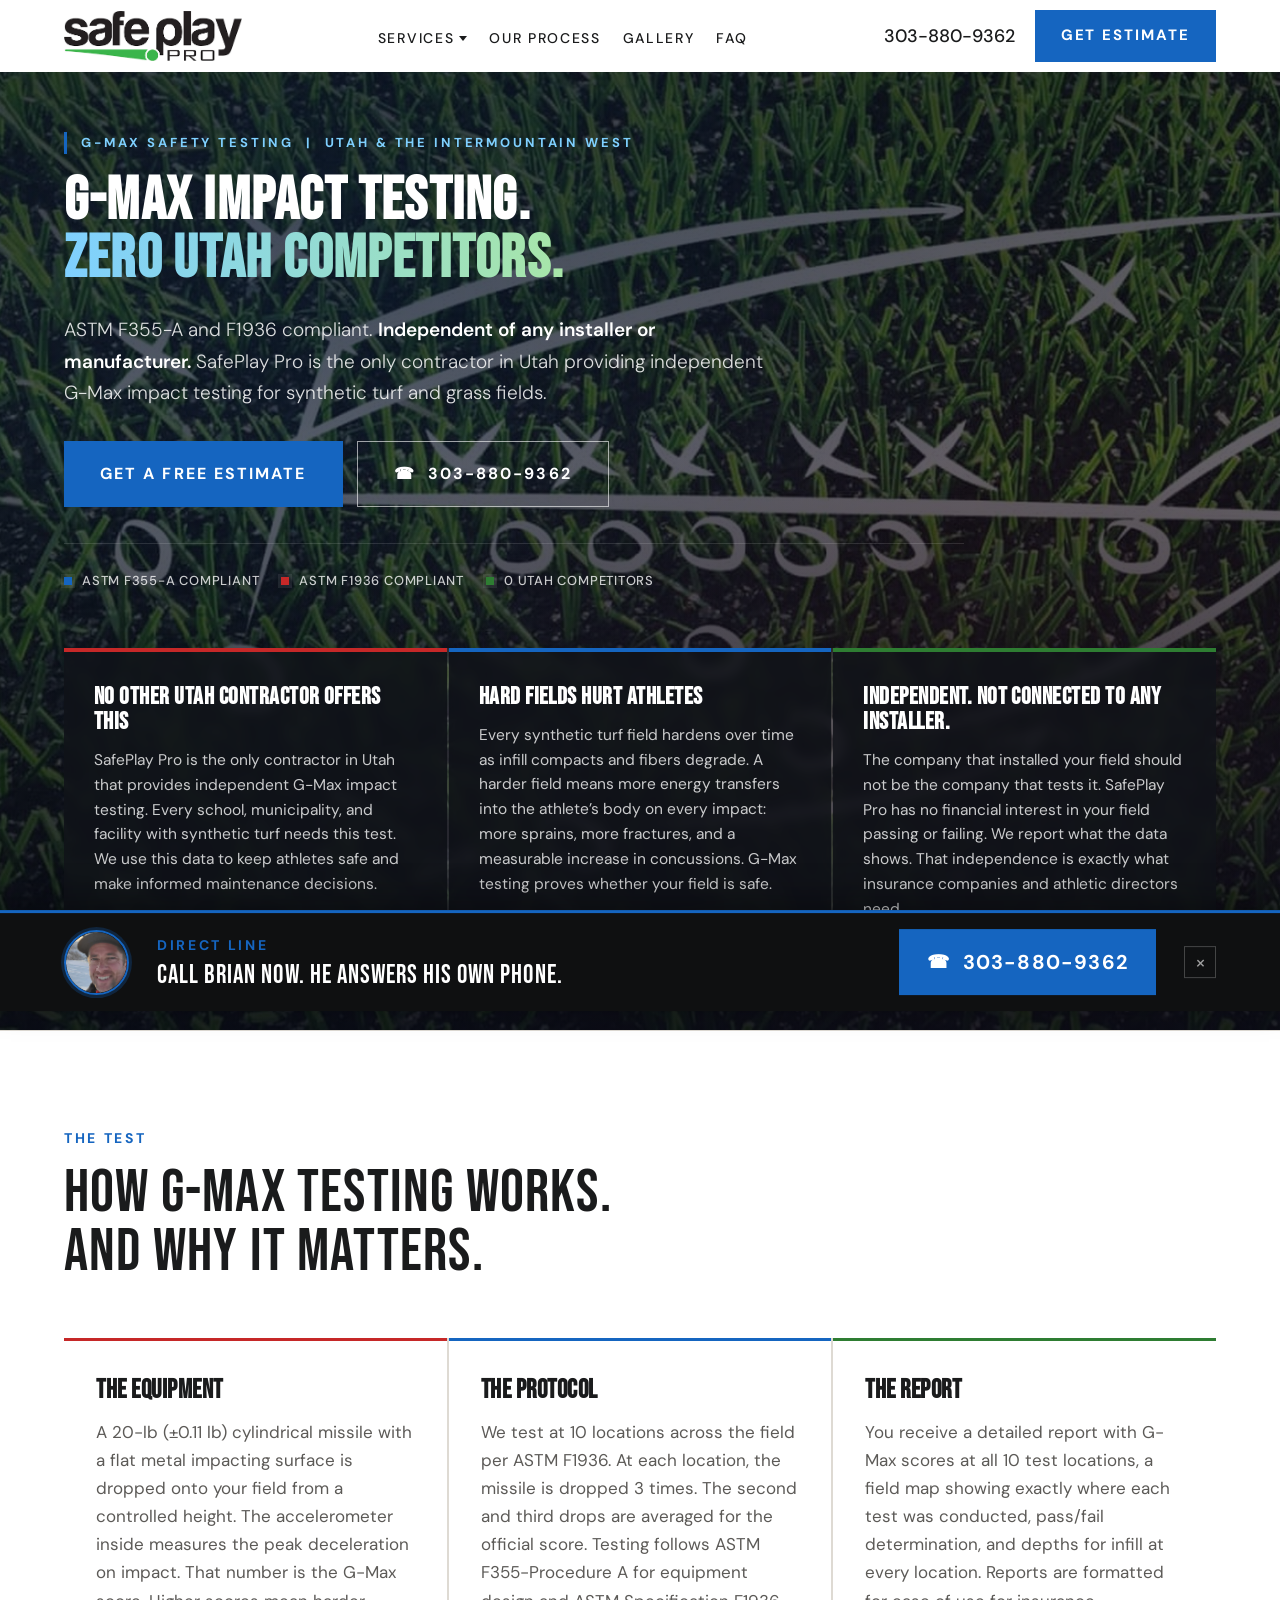
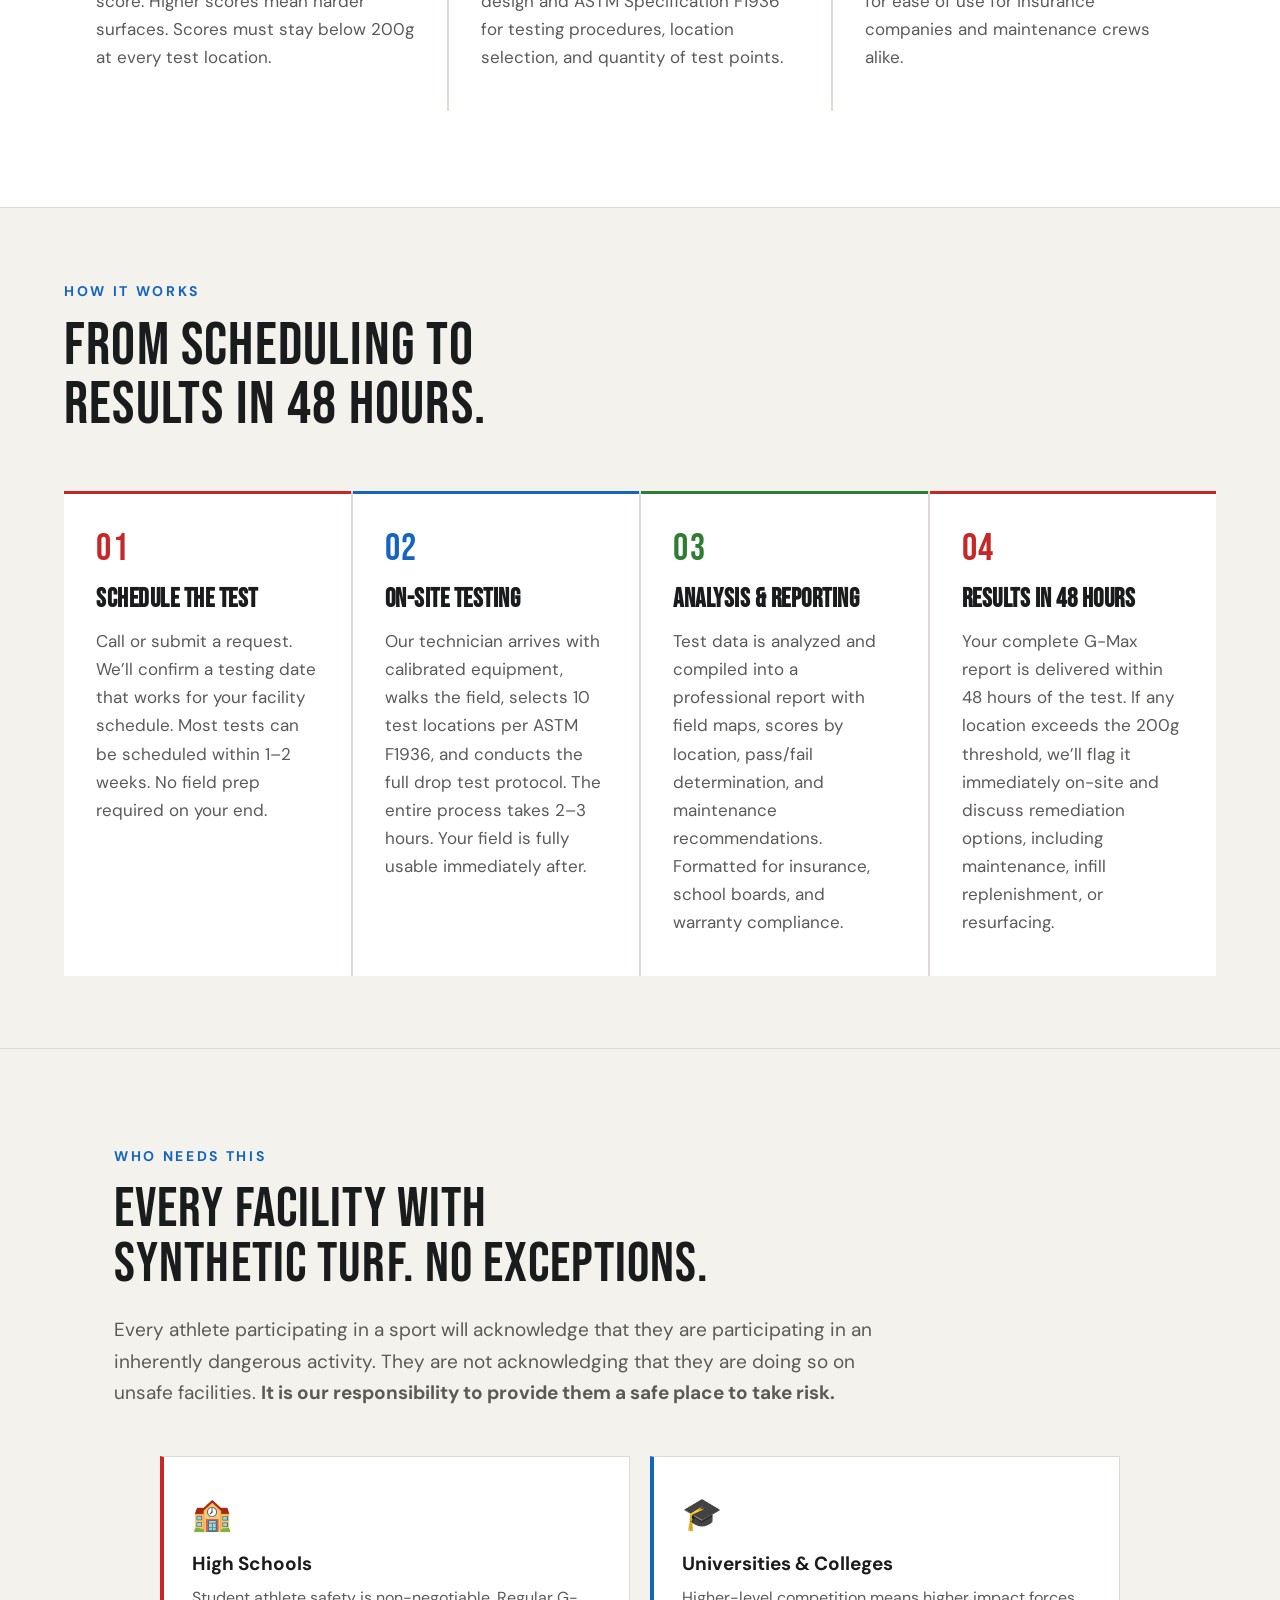
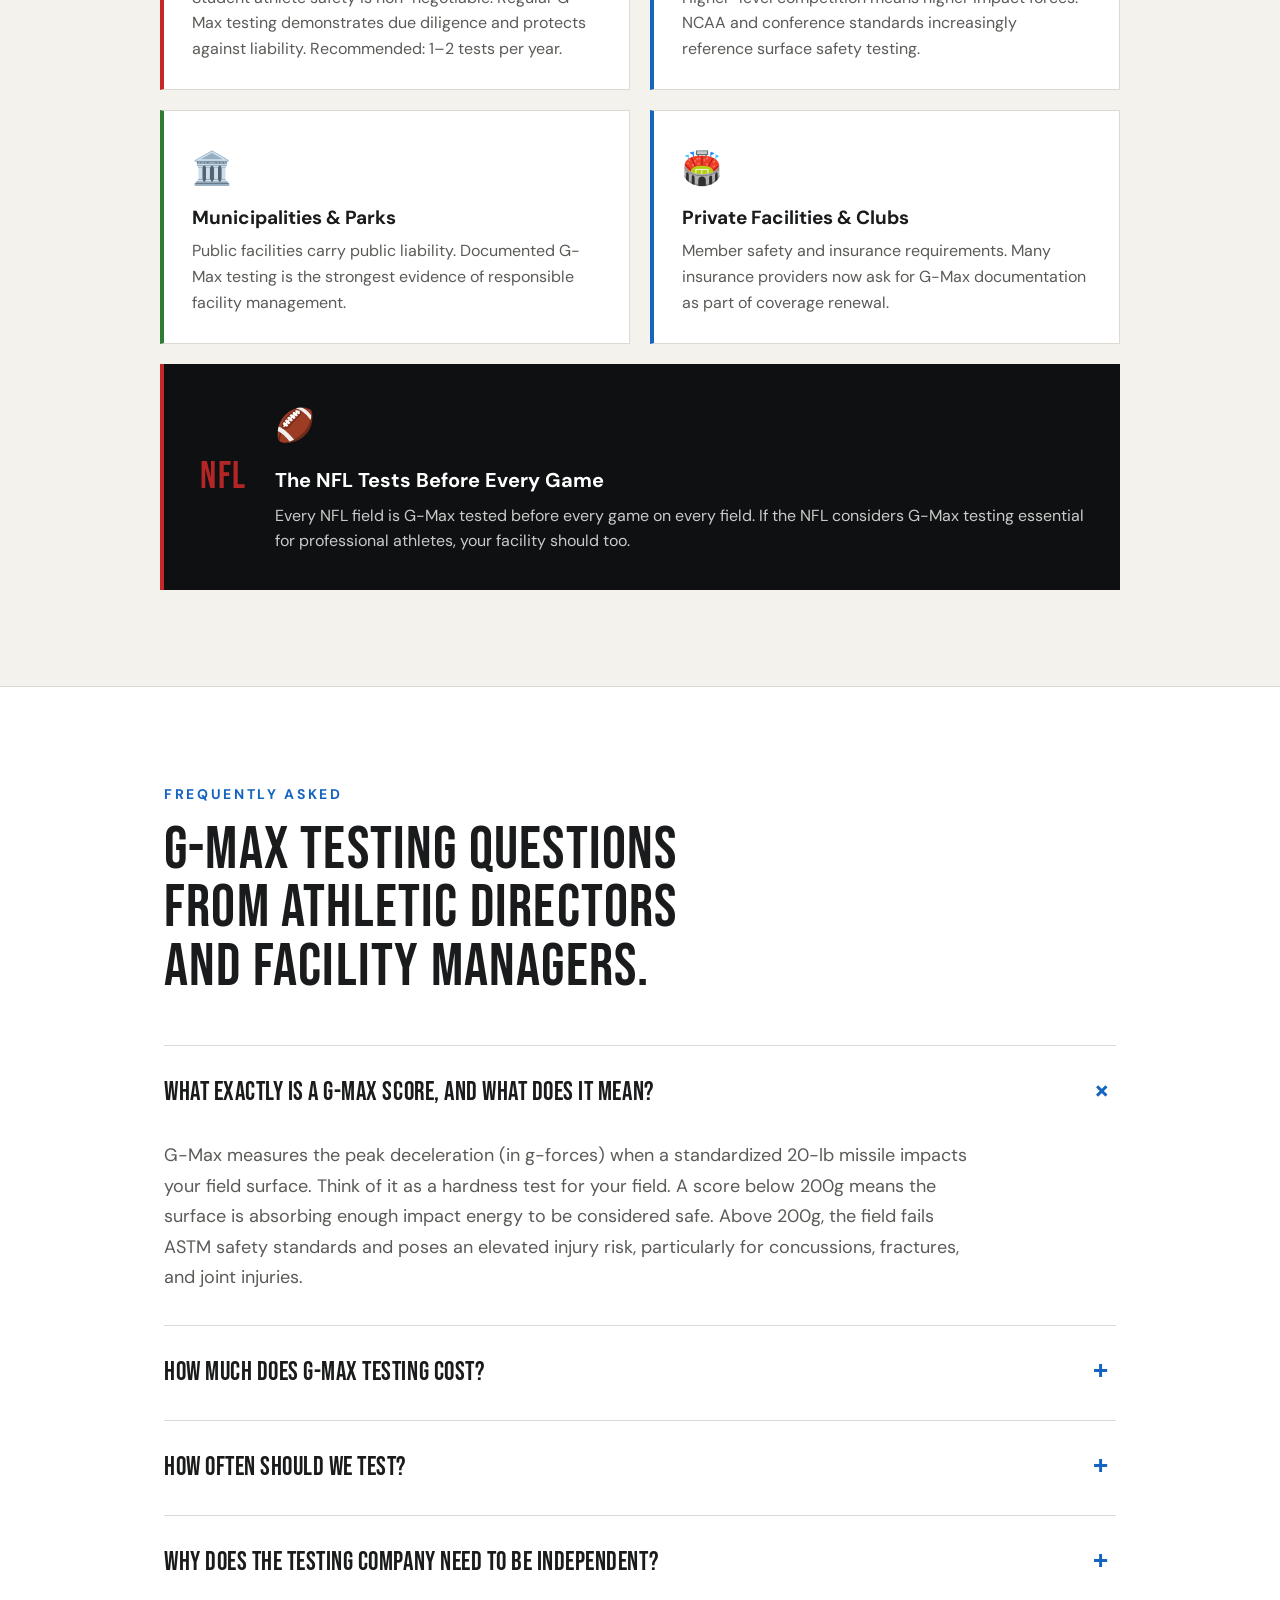
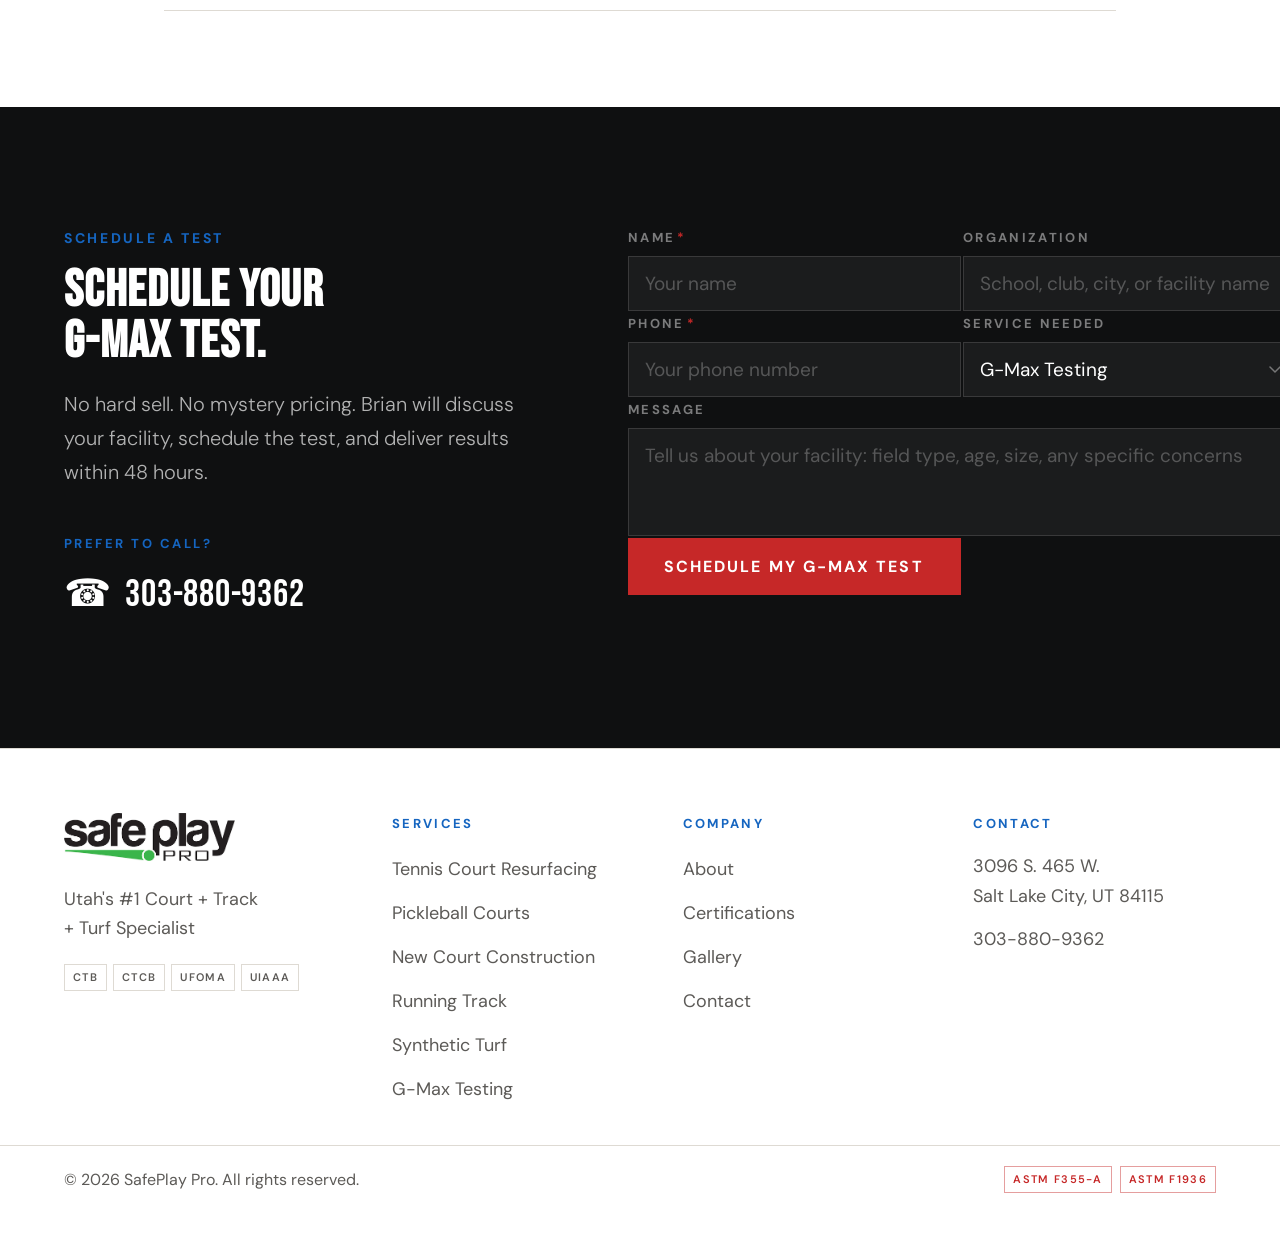
<file: gmax-testing-utah.html>
<!DOCTYPE html>
<html lang="en">
<head>
<meta charset="UTF-8">
<meta name="viewport" content="width=device-width, initial-scale=1.0">
<link rel="stylesheet" href="https://widget.meetvolley.com/static/css/widget.css">
<script type="text/javascript" data-widget="https://api.meetvolley.com/api/public/get-widget/a24c3b4b-4cc4-4948-b268-8f60db51c22c" src="https://widget.meetvolley.com/widget.js"></script>
<title>G-Max Testing Utah | Independent Impact Testing | SafePlay Pro</title>
<meta name="description" content="Independent G-Max impact testing in Utah. ASTM F355-A and F1936 compliant. 20-lb missile, 10 test locations. The only independent G-Max testing provider in Utah. SafePlay Pro.">
<link rel="canonical" href="https://www.safeplaypro.com/gmax-testing-utah.html">
<link rel="preconnect" href="https://fonts.googleapis.com">
<link rel="preconnect" href="https://fonts.gstatic.com" crossorigin>
<link href="https://fonts.googleapis.com/css2?family=Bebas+Neue&family=DM+Sans:opsz,wght@9..40,300;9..40,400;9..40,500;9..40,600;9..40,700&display=swap" rel="stylesheet">
<link rel="stylesheet" href="style.css?v=6">
</head>
<body>

<!-- ============================================================
     NAV
============================================================ -->
<nav id="nav" aria-label="Main navigation">
  <div class="nav-inner">
    <a href="index.html#hero" class="nav-logo"><img src="images/logo.png" alt="SafePlay Pro"></a>

    <ul class="nav-links">
      <li class="nav-dd">
        <button class="nav-dd-toggle" aria-expanded="false" aria-haspopup="true">Services</button>
        <div class="nav-dd-menu" role="menu">
          <div class="nav-dd-menu-inner">
            <a href="pickleball-court-surfacing-utah.html" role="menuitem">Pickleball Court Surfacing</a>
            <a href="tennis-court-resurfacing-utah.html" role="menuitem">Tennis Court Resurfacing</a>
            <a href="tennis-pickleball-court-construction-utah.html" role="menuitem">New Court Construction</a>
            <a href="#" role="menuitem">Running Track Maintenance</a>
            <a href="#" role="menuitem">Synthetic Turf Maintenance</a>
            <a href="gmax-testing-utah.html" role="menuitem">G-Max Testing</a>
          </div>
        </div>
      </li>
      <li><a href="index.html#process">Our Process</a></li>
      <li><a href="index.html#gallery">Gallery</a></li>
      <li><a href="index.html#faq">FAQ</a></li>
    </ul>

    <div class="nav-right">
      <a href="tel:3038809362" class="nav-phone nav-btn-desk">303-880-9362</a>
      <a href="#estimate" class="btn btn-blue nav-btn-desk">Get Estimate</a>
      <button class="nav-ham" id="ham" aria-label="Toggle menu" aria-expanded="false">
        <span></span><span></span><span></span>
      </button>
    </div>
  </div>
</nav>

<div id="nav-mobile" aria-label="Mobile navigation">
  <a href="pickleball-court-surfacing-utah.html">Pickleball Court Surfacing</a>
  <a href="tennis-court-resurfacing-utah.html">Tennis Court Resurfacing</a>
  <a href="tennis-pickleball-court-construction-utah.html">New Court Construction</a>
  <a href="#">Running Track Maintenance</a>
  <a href="#">Synthetic Turf Maintenance</a>
  <a href="gmax-testing-utah.html">G-Max Testing</a>
  <a href="index.html#process">Our Process</a>
  <a href="index.html#gallery">Gallery</a>
  <a href="index.html#faq">FAQ</a>
  <a href="tel:3038809362" class="mob-phone">&#9742;&nbsp; 303-880-9362</a>
  <a href="#estimate" class="btn btn-blue">Get a Free Estimate</a>
</div>

<!-- ============================================================
     HERO — Landing-page variant
     Dark hero with G-Max testing background. Leads with
     "Zero Utah Competitors" positioning + 3 color-accented tiles.
============================================================ -->
<section id="hero" class="hero-lp" style="background-image: url('images/optimized/gmax-testing-3.jpg');" aria-labelledby="hero-heading">
  <div class="lp-hero-inner">
    <div class="lp-hero-hd">
      <span class="lp-eyebrow reveal">G-Max Safety Testing &nbsp;|&nbsp; Utah &amp; The Intermountain West</span>
      <h1 class="lp-hero-h1 reveal" id="hero-heading" style="transition-delay:.06s">G-MAX IMPACT TESTING.<br><span class="lp-hero-accent">ZERO UTAH COMPETITORS.</span></h1>
      <p class="lp-hero-sub reveal" style="transition-delay:.12s">ASTM F355-A and F1936 compliant. <strong>Independent of any installer or manufacturer.</strong> SafePlay Pro is the only contractor in Utah providing independent G-Max impact testing for synthetic turf and grass fields.</p>
      <div class="hero-ctas reveal" style="transition-delay:.18s">
        <a href="#estimate" class="btn btn-blue-lg">Get a Free Estimate</a>
        <a href="tel:3038809362" class="btn btn-ghost-lg">&#9742;&nbsp; 303-880-9362</a>
      </div>
      <div class="lp-hero-chips reveal" style="transition-delay:.22s">
        <span class="lp-chip"><span class="lp-chip-dot lp-dot-blue"></span>ASTM F355-A Compliant</span>
        <span class="lp-chip"><span class="lp-chip-dot lp-dot-red"></span>ASTM F1936 Compliant</span>
        <span class="lp-chip"><span class="lp-chip-dot lp-dot-green"></span>0 Utah Competitors</span>
      </div>
    </div>

    <div class="lp-hero-cards" aria-label="What sets us apart">
      <div class="lp-card lp-card-red reveal">
        <h3 class="lp-name">No Other Utah Contractor Offers This</h3>
        <p class="lp-body">SafePlay Pro is the only contractor in Utah that provides independent G-Max impact testing. Every school, municipality, and facility with synthetic turf needs this test. We use this data to keep athletes safe and make informed maintenance decisions.</p>
      </div>
      <div class="lp-card lp-card-blue reveal" style="transition-delay:.08s">
        <h3 class="lp-name">Hard Fields Hurt Athletes</h3>
        <p class="lp-body">Every synthetic turf field hardens over time as infill compacts and fibers degrade. A harder field means more energy transfers into the athlete&rsquo;s body on every impact: more sprains, more fractures, and a measurable increase in concussions. G-Max testing proves whether your field is safe.</p>
      </div>
      <div class="lp-card lp-card-green reveal" style="transition-delay:.16s">
        <h3 class="lp-name">Independent. Not Connected to Any Installer.</h3>
        <p class="lp-body">The company that installed your field should not be the company that tests it. SafePlay Pro has no financial interest in your field passing or failing. We report what the data shows. That independence is exactly what insurance companies and athletic directors need.</p>
      </div>
    </div>
  </div>
  <div class="lp-hero-scroll" aria-hidden="true">
    <span class="lp-hero-scroll-lbl">Keep Scrolling</span>
    <span class="lp-hero-scroll-arr">&#x2193;</span>
  </div>
</section>

<!-- ============================================================
     HOW G-MAX TESTING WORKS — 3-column scope
============================================================ -->
<section id="scope" aria-labelledby="scope-heading">
  <div class="process-inner">
    <div class="process-hd reveal">
      <span class="eyebrow">The Test</span>
      <h2 class="process-h2 bebas" id="scope-heading">HOW G-MAX TESTING WORKS.<br>AND WHY IT MATTERS.</h2>
    </div>

    <div class="process-grid cols-3 process-grid-colored">
      <div class="process-card pc-red reveal">
        <h3 class="process-name">The Equipment</h3>
        <p class="process-body">A 20-lb (&plusmn;0.11 lb) cylindrical missile with a flat metal impacting surface is dropped onto your field from a controlled height. The accelerometer inside measures the peak deceleration on impact. That number is the G-Max score. Higher scores mean harder surfaces. Scores must stay below 200g at every test location.</p>
      </div>
      <div class="process-card pc-blue reveal" style="transition-delay:.08s">
        <h3 class="process-name">The Protocol</h3>
        <p class="process-body">We test at 10 locations across the field per ASTM F1936. At each location, the missile is dropped 3 times. The second and third drops are averaged for the official score. Testing follows ASTM F355-Procedure A for equipment design and ASTM Specification F1936 for testing procedures, location selection, and quantity of test points.</p>
      </div>
      <div class="process-card pc-green reveal" style="transition-delay:.16s">
        <h3 class="process-name">The Report</h3>
        <p class="process-body">You receive a detailed report with G-Max scores at all 10 test locations, a field map showing exactly where each test was conducted, pass/fail determination, and depths for infill at every location. Reports are formatted for ease of use for insurance companies and maintenance crews alike.</p>
      </div>
    </div>
  </div>
</section>

<!-- ============================================================
     FROM SCHEDULING TO RESULTS — Process (4-col)
============================================================ -->
<section id="process" aria-labelledby="process-heading">
  <div class="process-inner">
    <div class="process-hd reveal">
      <span class="eyebrow">How It Works</span>
      <h2 class="process-h2 bebas" id="process-heading">FROM SCHEDULING TO<br>RESULTS IN 48 HOURS.</h2>
    </div>

    <div class="process-grid process-grid-colored">
      <div class="process-card pc-red reveal">
        <div class="process-num">01</div>
        <h3 class="process-name">Schedule the Test</h3>
        <p class="process-body">Call or submit a request. We&rsquo;ll confirm a testing date that works for your facility schedule. Most tests can be scheduled within 1&ndash;2 weeks. No field prep required on your end.</p>
      </div>
      <div class="process-card pc-blue reveal" style="transition-delay:.08s">
        <div class="process-num">02</div>
        <h3 class="process-name">On-Site Testing</h3>
        <p class="process-body">Our technician arrives with calibrated equipment, walks the field, selects 10 test locations per ASTM F1936, and conducts the full drop test protocol. The entire process takes 2&ndash;3 hours. Your field is fully usable immediately after.</p>
      </div>
      <div class="process-card pc-green reveal" style="transition-delay:.16s">
        <div class="process-num">03</div>
        <h3 class="process-name">Analysis &amp; Reporting</h3>
        <p class="process-body">Test data is analyzed and compiled into a professional report with field maps, scores by location, pass/fail determination, and maintenance recommendations. Formatted for insurance, school boards, and warranty compliance.</p>
      </div>
      <div class="process-card pc-red reveal" style="transition-delay:.24s">
        <div class="process-num">04</div>
        <h3 class="process-name">Results in 48 Hours</h3>
        <p class="process-body">Your complete G-Max report is delivered within 48 hours of the test. If any location exceeds the 200g threshold, we&rsquo;ll flag it immediately on-site and discuss remediation options, including maintenance, infill replenishment, or resurfacing.</p>
      </div>
    </div>
  </div>
</section>

<!-- ============================================================
     WHO NEEDS G-MAX TESTING — Audience list
============================================================ -->
<section id="netsystems" aria-labelledby="nets-heading">
  <div class="compare-inner">
    <div class="compare-hd reveal">
      <span class="eyebrow">Who Needs This</span>
      <h2 class="compare-h2 bebas" id="nets-heading">EVERY FACILITY WITH<br>SYNTHETIC TURF. NO EXCEPTIONS.</h2>
      <p class="compare-lede">Every athlete participating in a sport will acknowledge that they are participating in an inherently dangerous activity. They are not acknowledging that they are doing so on unsafe facilities. <strong>It is our responsibility to provide them a safe place to take risk.</strong></p>
    </div>

    <div class="audience-grid">
      <div class="audience-card ac-red reveal">
        <div class="audience-num">🏫</div>
        <h4>High Schools</h4>
        <p>Student athlete safety is non-negotiable. Regular G-Max testing demonstrates due diligence and protects against liability. Recommended: 1&ndash;2 tests per year.</p>
      </div>
      <div class="audience-card ac-blue reveal" style="transition-delay:.06s">
        <div class="audience-num">🎓</div>
        <h4>Universities &amp; Colleges</h4>
        <p>Higher-level competition means higher impact forces. NCAA and conference standards increasingly reference surface safety testing.</p>
      </div>
      <div class="audience-card ac-green reveal" style="transition-delay:.12s">
        <div class="audience-num">🏛️</div>
        <h4>Municipalities &amp; Parks</h4>
        <p>Public facilities carry public liability. Documented G-Max testing is the strongest evidence of responsible facility management.</p>
      </div>
      <div class="audience-card ac-blue reveal" style="transition-delay:.18s">
        <div class="audience-num">🏟️</div>
        <h4>Private Facilities &amp; Clubs</h4>
        <p>Member safety and insurance requirements. Many insurance providers now ask for G-Max documentation as part of coverage renewal.</p>
      </div>
      <div class="audience-highlight reveal" style="transition-delay:.24s">
        <div class="audience-highlight-badge">NFL</div>
        <div>
          <div class="audience-num">🏈</div>
          <h4>The NFL Tests Before Every Game</h4>
          <p>Every NFL field is G-Max tested before every game on every field. If the NFL considers G-Max testing essential for professional athletes, your facility should too.</p>
        </div>
      </div>
    </div>
  </div>
</section>

<!-- ============================================================
     FAQ — G-Max Testing Questions
============================================================ -->
<section id="faq" aria-labelledby="faq-heading">
  <div class="faq-inner">
    <div class="faq-hd reveal">
      <span class="eyebrow">Frequently Asked</span>
      <h2 class="faq-h2 bebas" id="faq-heading">G-MAX TESTING QUESTIONS<br>FROM ATHLETIC DIRECTORS<br>AND FACILITY MANAGERS.</h2>
    </div>

    <div class="faq-list">
      <details class="faq-item reveal" open>
        <summary>
          <span class="faq-q">What exactly is a G-Max score, and what does it mean?</span>
          <span class="faq-toggle" aria-hidden="true">+</span>
        </summary>
        <div class="faq-a">
          <p>G-Max measures the peak deceleration (in g-forces) when a standardized 20-lb missile impacts your field surface. Think of it as a hardness test for your field. A score below 200g means the surface is absorbing enough impact energy to be considered safe. Above 200g, the field fails ASTM safety standards and poses an elevated injury risk, particularly for concussions, fractures, and joint injuries.</p>
        </div>
      </details>

      <details class="faq-item reveal">
        <summary>
          <span class="faq-q">How much does G-Max testing cost?</span>
          <span class="faq-toggle" aria-hidden="true">+</span>
        </summary>
        <div class="faq-a">
          <p>Independent G-Max testing for a standard athletic field typically costs <strong>around $1,000</strong> depending on field size and location. Compare that to the cost of a single serious athletic injury, or the liability exposure of a field that fails safety standards without anyone knowing. Most facilities recover the testing cost many times over in reduced insurance premiums and liability protection.</p>
        </div>
      </details>

      <details class="faq-item reveal">
        <summary>
          <span class="faq-q">How often should we test?</span>
          <span class="faq-toggle" aria-hidden="true">+</span>
        </summary>
        <div class="faq-a">
          <p>For high school fields: 1&ndash;2 times per year. For heavy-use facilities (daily practice plus games): twice per year minimum. The NFL tests before every game. Fields harden gradually, so annual testing catches dangerous changes before they cause injuries. New fields should be baselined within the first year of installation.</p>
        </div>
      </details>

      <details class="faq-item reveal">
        <summary>
          <span class="faq-q">Why does the testing company need to be independent?</span>
          <span class="faq-toggle" aria-hidden="true">+</span>
        </summary>
        <div class="faq-a">
          <p>If the company that installed your field also tests it, there&rsquo;s an inherent conflict of interest: they have a financial incentive for the field to pass. Independent testing means the results reflect reality, not a business relationship. Insurance companies, school boards, and athletic directors increasingly require independent verification for exactly this reason. SafePlay Pro has no installation contracts that create testing conflicts.</p>
        </div>
      </details>
    </div>
  </div>
</section>

<!-- ============================================================
     ESTIMATE FORM — Dark Section
============================================================ -->
<section id="estimate" aria-labelledby="est-heading">
  <div class="est-inner">
    <div class="reveal">
      <span class="eyebrow">Schedule a Test</span>
      <h2 class="est-h2" id="est-heading">SCHEDULE YOUR<br>G-MAX TEST.</h2>
      <p class="est-body">No hard sell. No mystery pricing. Brian will discuss your facility, schedule the test, and deliver results within 48 hours.</p>
      <span class="est-phone-lbl">Prefer to call?</span>
      <a href="tel:3038809362" class="est-phone">&#9742;&nbsp; 303-880-9362</a>
    </div>

    <div class="reveal" style="transition-delay:.14s">
      <form id="est-form" action="#" method="POST" novalidate>
        <div class="fgrid">
          <div class="ffield">
            <label class="flabel" for="f-name">Name<span class="req">*</span></label>
            <input class="finput" type="text" id="f-name" name="name" required placeholder="Your name">
          </div>
          <div class="ffield">
            <label class="flabel" for="f-org">Organization</label>
            <input class="finput" type="text" id="f-org" name="org" placeholder="School, club, city, or facility name">
          </div>
          <div class="ffield">
            <label class="flabel" for="f-phone">Phone<span class="req">*</span></label>
            <input class="finput" type="tel" id="f-phone" name="phone" required placeholder="Your phone number">
          </div>
          <div class="ffield">
            <label class="flabel" for="f-service">Service Needed</label>
            <select class="fselect" id="f-service" name="service">
              <option value="" disabled>Select a service</option>
              <option value="resurface">Tennis Court Resurfacing</option>
              <option value="construction">New Court Construction</option>
              <option value="pickleball">Pickleball Court</option>
              <option value="track">Running Track</option>
              <option value="turf">Synthetic Turf</option>
              <option value="gmax" selected>G-Max Testing</option>
              <option value="other">Other</option>
            </select>
          </div>
          <div class="ffield fw">
            <label class="flabel" for="f-msg">Message</label>
            <textarea class="ftextarea" id="f-msg" name="message" placeholder="Tell us about your facility: field type, age, size, any specific concerns"></textarea>
          </div>
          <button type="submit" class="btn btn-red-lg" id="fsubmit">Schedule My G-Max Test</button>
        </div>
      </form>
    </div>
  </div>
</section>

<!-- ============================================================
     FOOTER
============================================================ -->
<footer id="footer" aria-label="Site footer">
  <div class="foot-inner">
    <div>
      <a href="index.html#hero" class="foot-logo" aria-label="SafePlay Pro home"><img src="images/logo.png" alt="SafePlay Pro"></a>
      <p class="foot-tag">Utah's #1 Court + Track<br>+ Turf Specialist</p>
      <div class="foot-chips">
        <span class="fchip">CTB</span>
        <span class="fchip">CTCB</span>
        <span class="fchip">UFOMA</span>
        <span class="fchip">UIAAA</span>
      </div>
    </div>
    <div>
      <span class="fcol-lbl">Services</span>
      <ul class="flinks">
        <li><a href="tennis-court-resurfacing-utah.html">Tennis Court Resurfacing</a></li>
        <li><a href="pickleball-court-surfacing-utah.html">Pickleball Courts</a></li>
        <li><a href="tennis-pickleball-court-construction-utah.html">New Court Construction</a></li>
        <li><a href="running-track-maintenance-utah.html">Running Track</a></li>
        <li><a href="synthetic-turf-maintenance-utah.html">Synthetic Turf</a></li>
        <li><a href="gmax-testing-utah.html">G-Max Testing</a></li>
      </ul>
    </div>
    <div>
      <span class="fcol-lbl">Company</span>
      <ul class="flinks">
        <li><a href="index.html#testimonials">About</a></li>
        <li><a href="index.html#certs">Certifications</a></li>
        <li><a href="index.html#gallery">Gallery</a></li>
        <li><a href="#estimate">Contact</a></li>
      </ul>
    </div>
    <div>
      <span class="fcol-lbl">Contact</span>
      <div class="fcontact-line">3096 S. 465 W.<br>Salt Lake City, UT 84115</div>
      <div class="fcontact-line" style="margin-top:12px;"><a href="tel:3038809362">303-880-9362</a></div>
    </div>
  </div>
  <div class="foot-bottom">
    <span class="foot-copy">&copy; 2026 SafePlay Pro. All rights reserved.</span>
    <div class="astm-chips">
      <span class="achip">ASTM F355-A</span>
      <span class="achip">ASTM F1936</span>
    </div>
  </div>
</footer>

<!-- ============================================================
     STICKY CALL BAR
============================================================ -->
<aside class="sticky-call" id="sticky-call" aria-hidden="true">
  <div class="sticky-call-inner">
    <div class="sticky-call-avatar"><img src="images/optimized/brian-headshot.png" alt="Brian — SafePlay Pro" width="52" height="52"></div>
    <div class="sticky-call-text">
      <span class="sticky-call-eyebrow">Direct Line</span>
      <span class="sticky-call-headline">Call Brian Now. He answers his own phone.</span>
    </div>
    <a href="tel:3038809362" class="sticky-call-cta">
      <span class="sticky-call-icon" aria-hidden="true">&#9742;</span>
      <span class="sticky-call-num">303-880-9362</span>
    </a>
    <button type="button" class="sticky-call-close" id="sticky-call-close" aria-label="Dismiss call bar">&times;</button>
  </div>
</aside>

<script src="main.js?v=6"></script>
</body>
</html>
</file>
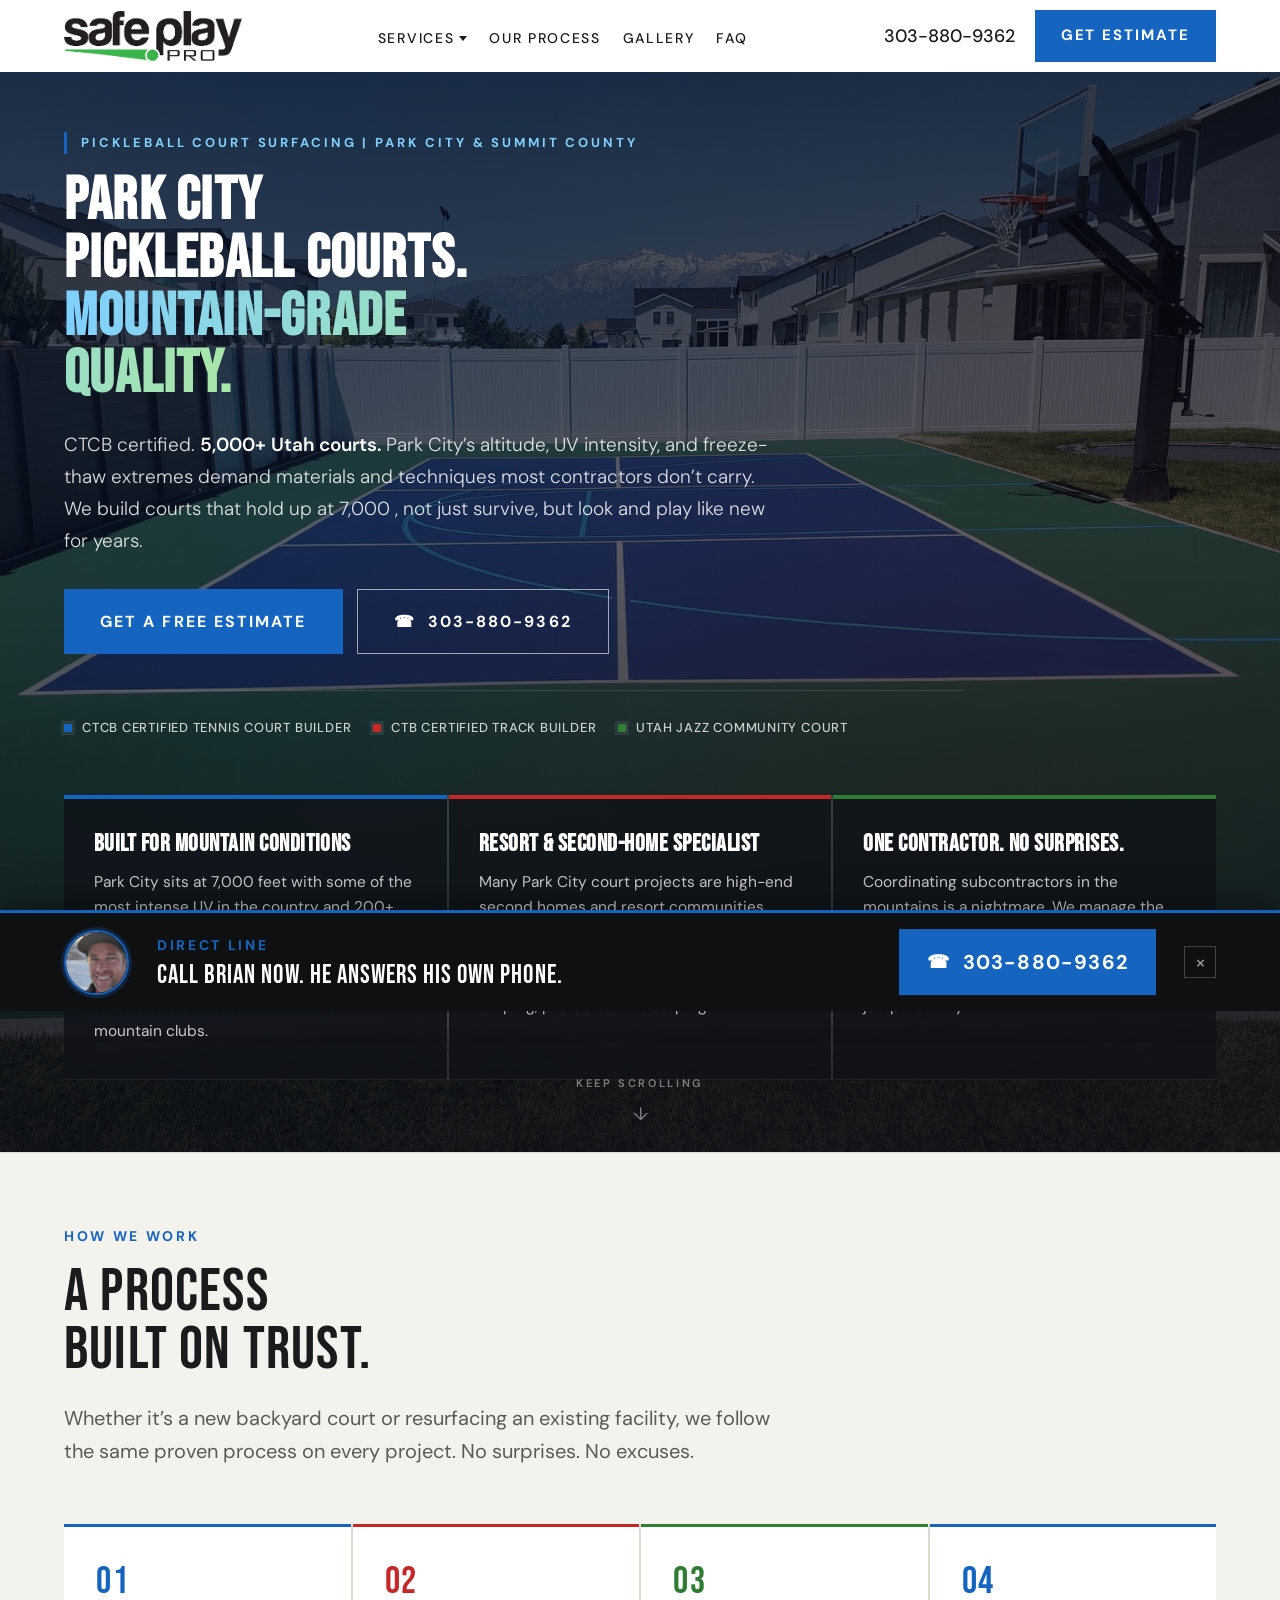
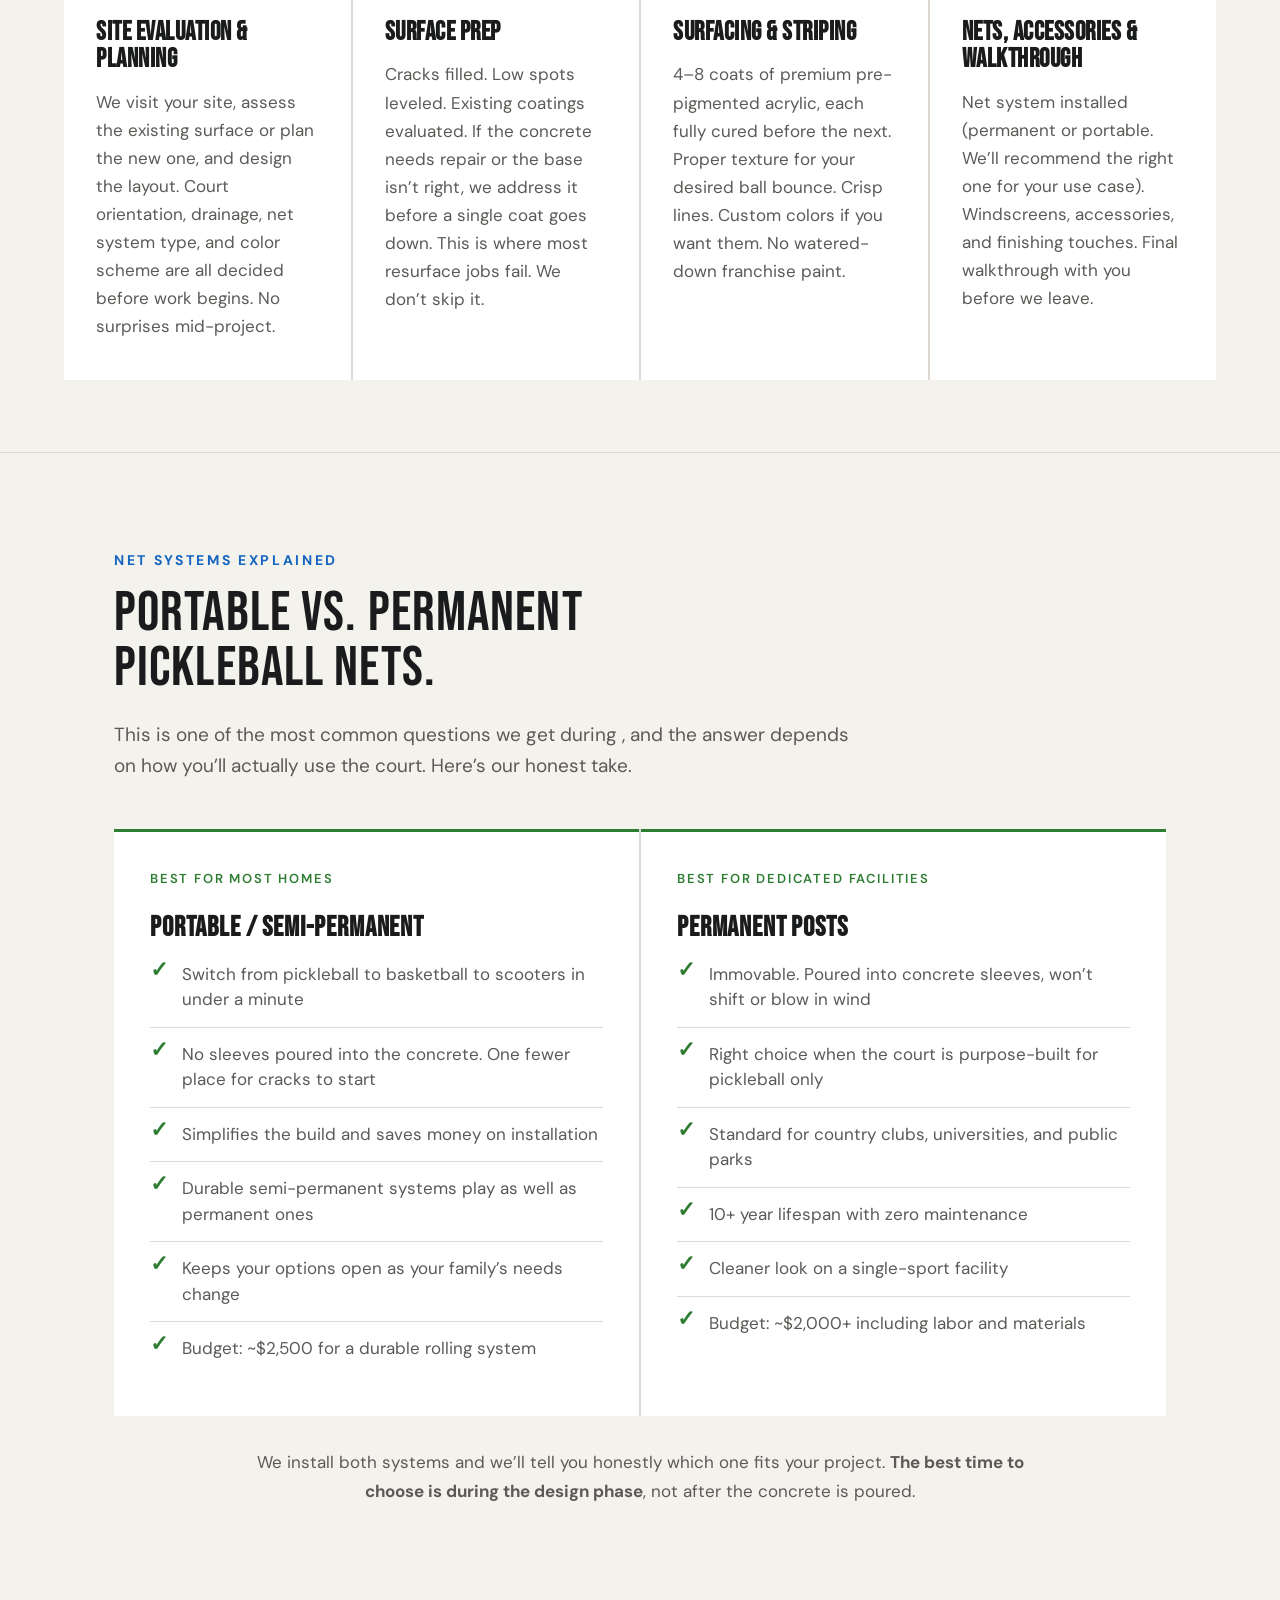
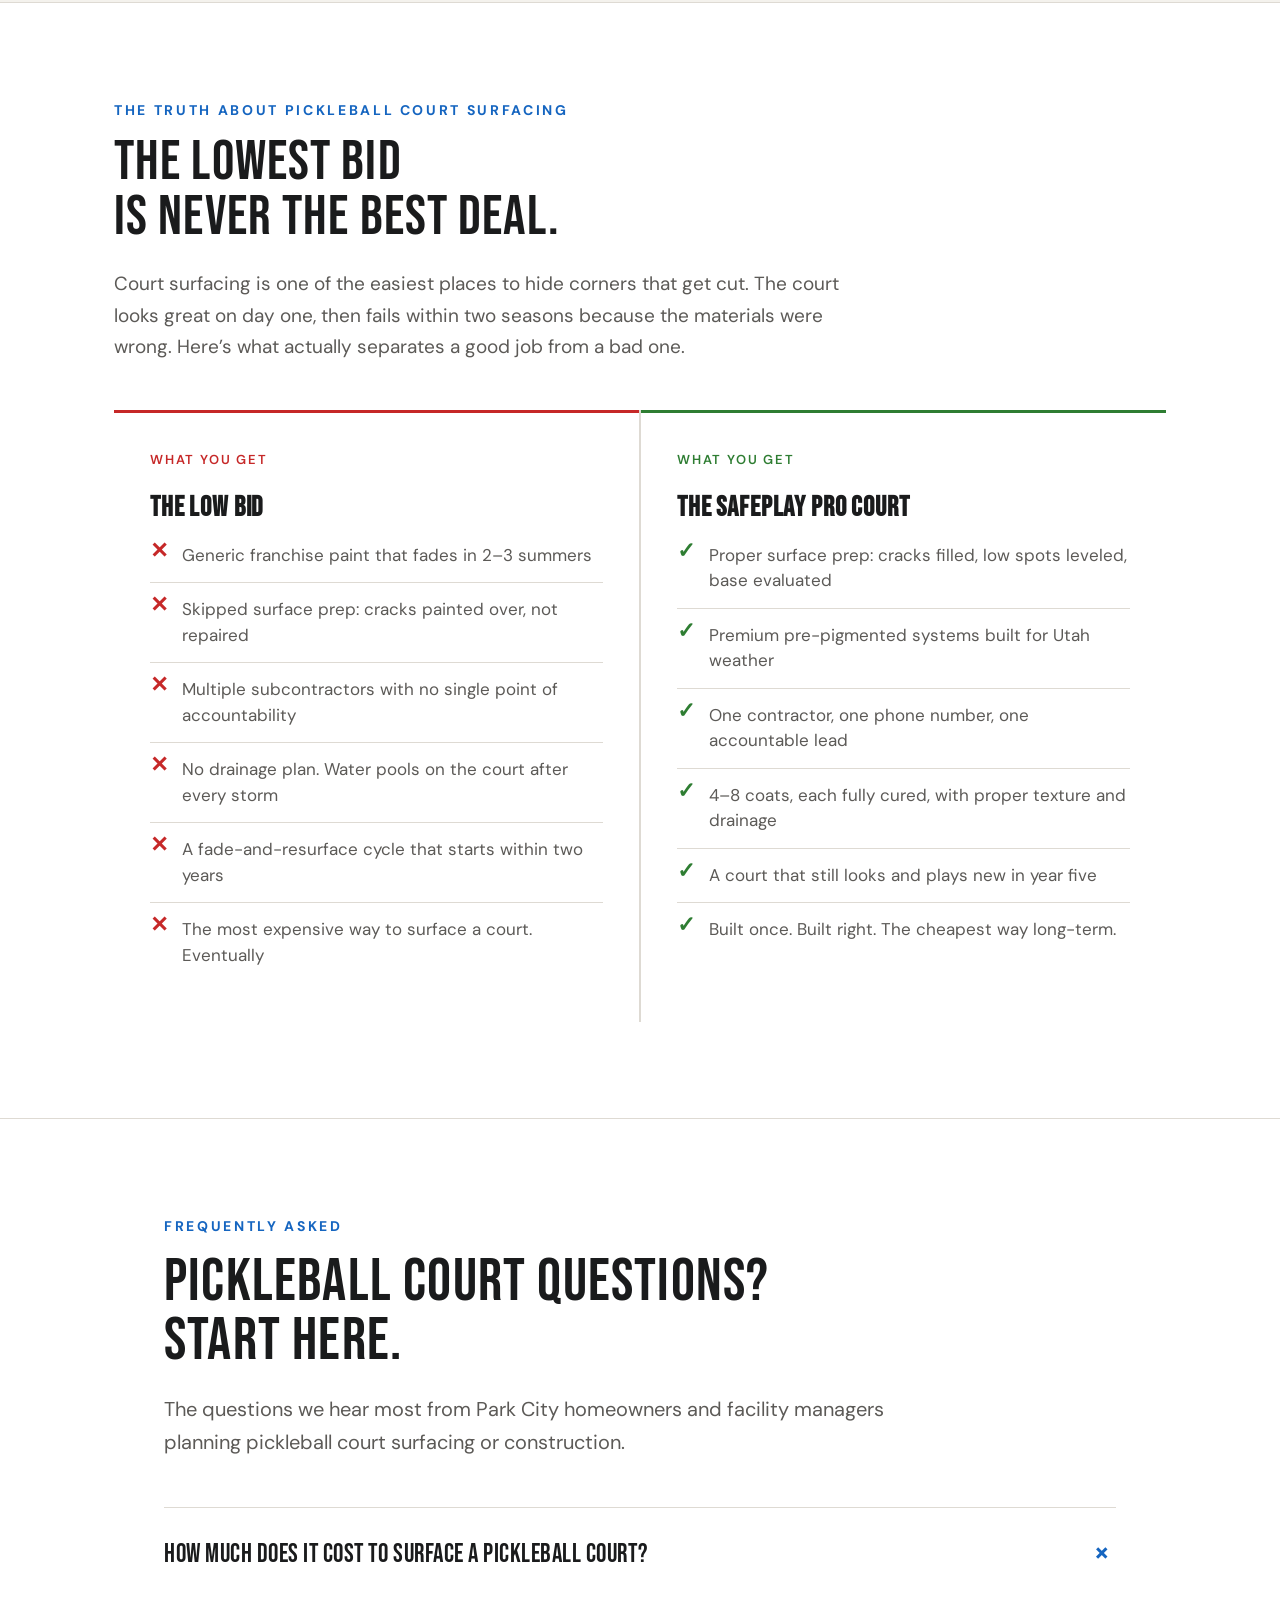
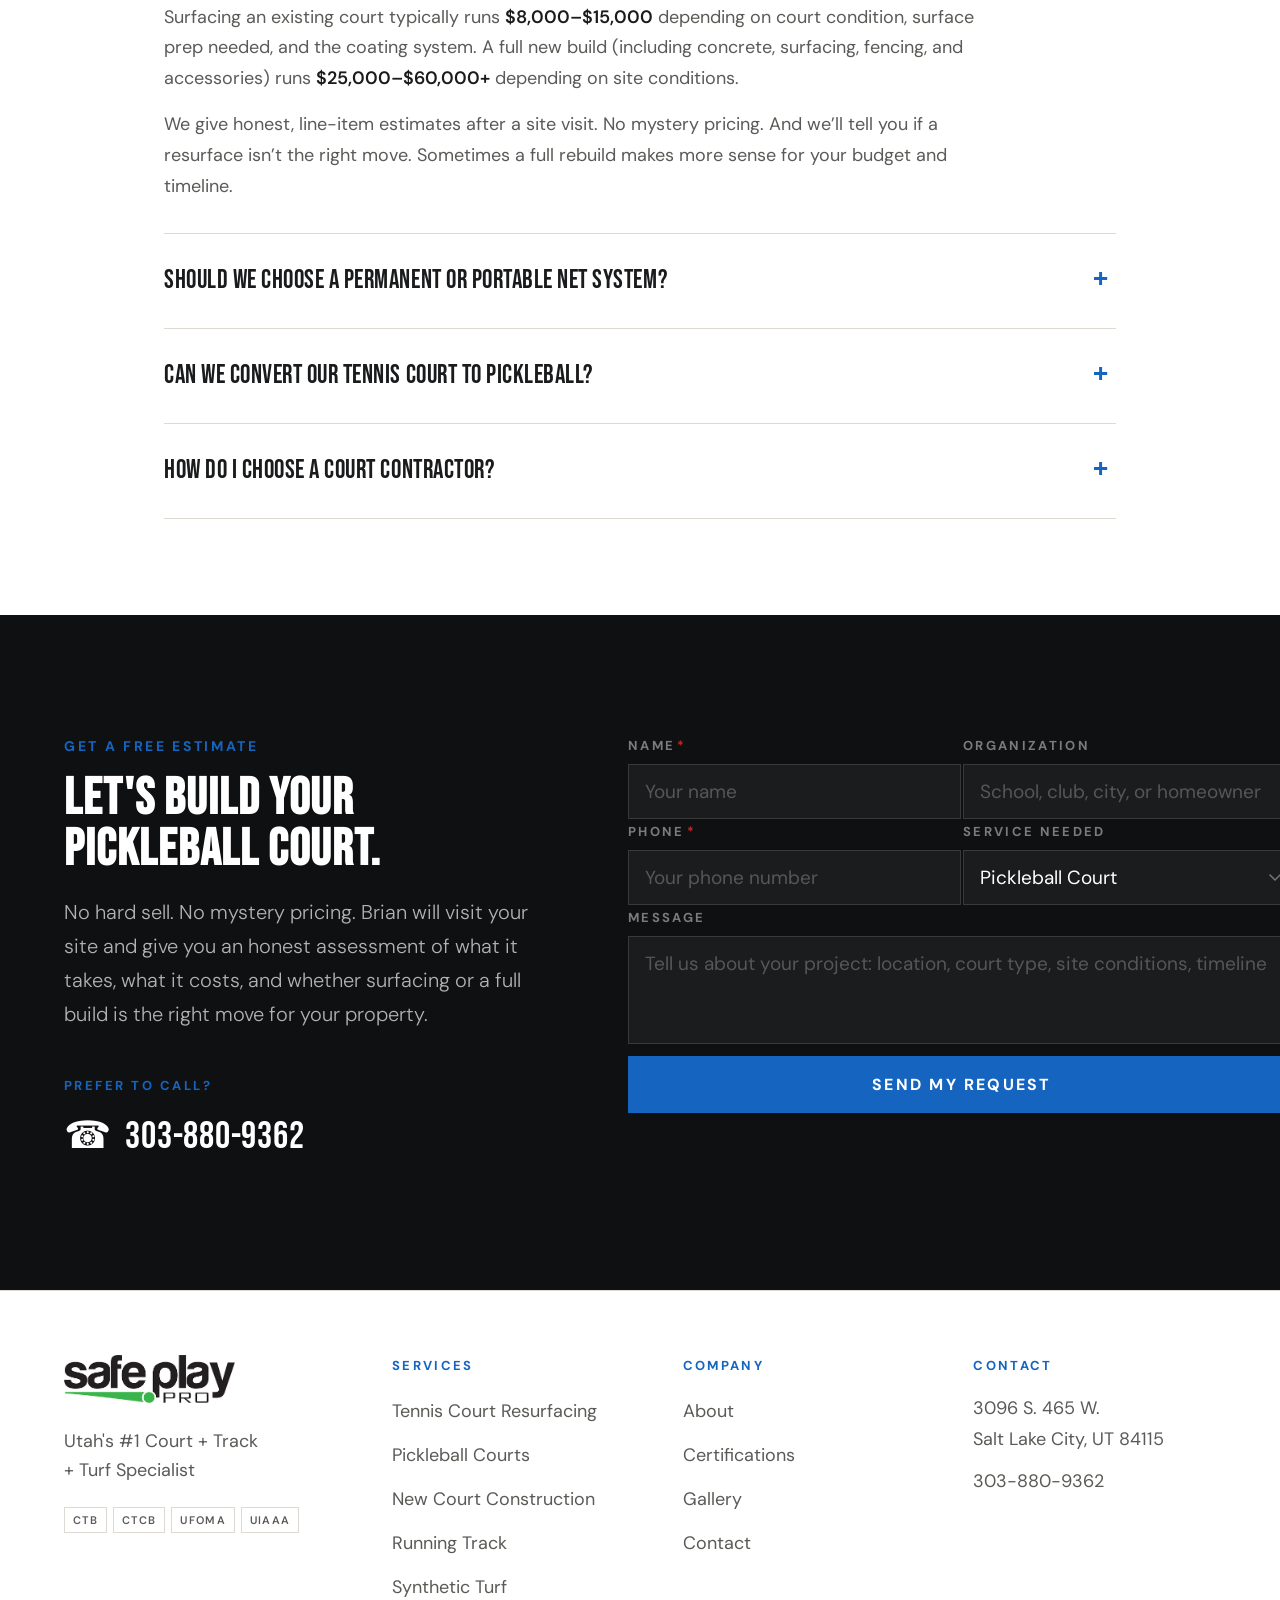
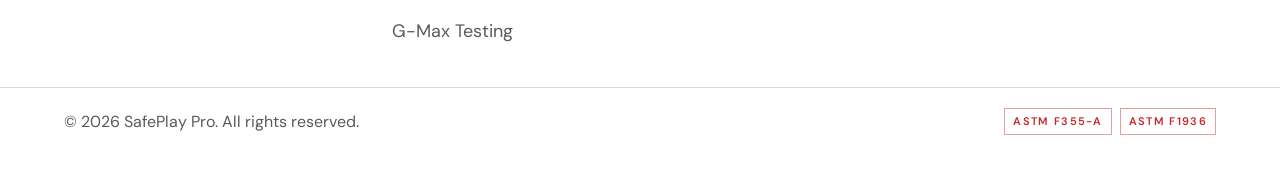
<file: pickleball-court-park-city.html>
<!DOCTYPE html>
<html lang="en">
<head>
<meta charset="UTF-8">
<meta name="viewport" content="width=device-width, initial-scale=1.0">
<link rel="stylesheet" href="https://widget.meetvolley.com/static/css/widget.css">
<script type="text/javascript" data-widget="https://api.meetvolley.com/api/public/get-widget/a24c3b4b-4cc4-4948-b268-8f60db51c22c" src="https://widget.meetvolley.com/widget.js"></script>
<title>Pickleball Court Surfacing Park City UT | SafePlay Pro</title>
<meta name="description" content="Pickleball court surfacing and construction in Park City and Summit County. CTCB certified. Premium mountain-grade materials. Backyard courts to resort facilities.">
<link rel="canonical" href="https://www.safeplaypro.com/pickleball-court-park-city.html">
<link rel="preconnect" href="https://fonts.googleapis.com">
<link rel="preconnect" href="https://fonts.gstatic.com" crossorigin>
<link href="https://fonts.googleapis.com/css2?family=Bebas+Neue&family=DM+Sans:opsz,wght@9..40,300;9..40,400;9..40,500;9..40,600;9..40,700&display=swap" rel="stylesheet">
<link rel="stylesheet" href="style.css?v=6">
</head>
<body>

<!-- ============================================================
     NAV
============================================================ -->
<nav id="nav" aria-label="Main navigation">
  <div class="nav-inner">
    <a href="index.html#hero" class="nav-logo"><img src="images/logo.png" alt="SafePlay Pro"></a>

    <ul class="nav-links">
      <li class="nav-dd">
        <button class="nav-dd-toggle" aria-expanded="false" aria-haspopup="true">Services</button>
        <div class="nav-dd-menu" role="menu">
          <div class="nav-dd-menu-inner">
            <a href="pickleball-court-surfacing-utah.html" role="menuitem">Pickleball Court Surfacing</a>
            <a href="tennis-court-resurfacing-utah.html" role="menuitem">Tennis Court Resurfacing</a>
            <a href="tennis-pickleball-court-construction-utah.html" role="menuitem">New Court Construction</a>
            <a href="running-track-maintenance-utah.html" role="menuitem">Running Track Maintenance</a>
            <a href="synthetic-turf-maintenance-utah.html" role="menuitem">Synthetic Turf Maintenance</a>
            <a href="gmax-testing-utah.html" role="menuitem">G-Max Testing</a>
          </div>
        </div>
      </li>
      <li><a href="index.html#process">Our Process</a></li>
      <li><a href="index.html#gallery">Gallery</a></li>
      <li><a href="index.html#faq">FAQ</a></li>
    </ul>

    <div class="nav-right">
      <a href="tel:3038809362" class="nav-phone nav-btn-desk">303-880-9362</a>
      <a href="#estimate" class="btn btn-blue nav-btn-desk">Get Estimate</a>
      <button class="nav-ham" id="ham" aria-label="Toggle menu" aria-expanded="false">
        <span></span><span></span><span></span>
      </button>
    </div>
  </div>
</nav>

<div id="nav-mobile" aria-label="Mobile navigation">
  <a href="pickleball-court-surfacing-utah.html">Pickleball Court Surfacing</a>
  <a href="tennis-court-resurfacing-utah.html">Tennis Court Resurfacing</a>
  <a href="tennis-pickleball-court-construction-utah.html">New Court Construction</a>
  <a href="running-track-maintenance-utah.html">Running Track Maintenance</a>
  <a href="synthetic-turf-maintenance-utah.html">Synthetic Turf Maintenance</a>
  <a href="gmax-testing-utah.html">G-Max Testing</a>
  <a href="index.html#process">Our Process</a>
  <a href="index.html#gallery">Gallery</a>
  <a href="index.html#faq">FAQ</a>
  <a href="tel:3038809362" class="mob-phone">&#9742;&nbsp; 303-880-9362</a>
  <a href="#estimate" class="btn btn-blue">Get a Free Estimate</a>
</div>

<!-- ============================================================
     HERO — Park City Pickleball
============================================================ -->
<section id="hero" class="hero-lp" style="background-image: url('images/optimized/20230621_142445.jpg');" aria-labelledby="hero-heading">
  <div class="lp-hero-inner">
    <div class="lp-hero-hd">
      <span class="lp-eyebrow reveal">Pickleball Court Surfacing | Park City &amp; Summit County</span>
      <h1 class="lp-hero-h1 reveal" id="hero-heading" style="transition-delay:.06s">PARK CITY<br>PICKLEBALL COURTS.<br><span class="lp-hero-accent">MOUNTAIN-GRADE<br>QUALITY.</span></h1>
      <p class="lp-hero-sub reveal" style="transition-delay:.12s">CTCB certified. <strong>5,000+ Utah courts.</strong> Park City&rsquo;s altitude, UV intensity, and freeze-thaw extremes demand materials and techniques most contractors don&rsquo;t carry. We build courts that hold up at 7,000 , not just survive, but look and play like new for years.</p>
      <div class="hero-ctas reveal" style="transition-delay:.18s">
        <a href="#estimate" class="btn btn-blue-lg">Get a Free Estimate</a>
        <a href="tel:3038809362" class="btn btn-ghost-lg">&#9742;&nbsp; 303-880-9362</a>
      </div>
      <div class="lp-hero-chips reveal" style="transition-delay:.22s">
        <span class="lp-chip"><span class="lp-chip-dot lp-dot-blue"></span>CTCB Certified Tennis Court Builder</span>
        <span class="lp-chip"><span class="lp-chip-dot lp-dot-red"></span>CTB Certified Track Builder</span>
        <span class="lp-chip"><span class="lp-chip-dot lp-dot-green"></span>Utah Jazz Community Court</span>
      </div>
    </div>

    <div class="lp-hero-cards" aria-label="What sets us apart">
      <div class="lp-card lp-card-blue reveal">
        <h3 class="lp-name">Built for Mountain Conditions</h3>
        <p class="lp-body">Park City sits at 7,000 feet with some of the most intense UV in the country and 200+ freeze-thaw cycles per year. We use pre-pigmented coatings rated for these exact conditions. The same systems that hold up at Colorado ski resorts and Montana mountain clubs.</p>
      </div>
      <div class="lp-card lp-card-red reveal" style="transition-delay:.08s">
        <h3 class="lp-name">Resort &amp; Second-Home Specialist</h3>
        <p class="lp-body">Many Park City court projects are high-end second homes and resort communities where aesthetics matter as much as performance. We deliver country-club finish on every project: custom colors, pristine striping, protected landscaping.</p>
      </div>
      <div class="lp-card lp-card-green reveal" style="transition-delay:.16s">
        <h3 class="lp-name">One Contractor. No Surprises.</h3>
        <p class="lp-body">Coordinating subcontractors in the mountains is a nightmare. We manage the entire project from concrete coordination through final striping. One phone number. One person accountable. Brian runs every job personally.</p>
      </div>
    </div>
  </div>
  <div class="lp-hero-scroll" aria-hidden="true">
    <span class="lp-hero-scroll-lbl">Keep Scrolling</span>
    <span class="lp-hero-scroll-arr">&#x2193;</span>
  </div>
</section>

<!-- ============================================================
     HOW WE BUILD — Process (4-col)
============================================================ -->
<section id="process" aria-labelledby="process-heading">
  <div class="process-inner">
    <div class="process-hd reveal">
      <span class="eyebrow">How We Work</span>
      <h2 class="process-h2 bebas" id="process-heading">A PROCESS<br>BUILT ON TRUST.</h2>
      <p class="process-lede">Whether it&rsquo;s a new backyard court or resurfacing an existing facility, we follow the same proven process on every project. No surprises. No excuses.</p>
    </div>

    <div class="process-grid process-grid-colored">
      <div class="process-card pc-blue reveal">
        <div class="process-num">01</div>
        <h3 class="process-name">Site Evaluation &amp; Planning</h3>
        <p class="process-body">We visit your site, assess the existing surface or plan the new one, and design the layout. Court orientation, drainage, net system type, and color scheme are all decided before work begins. No surprises mid-project.</p>
      </div>
      <div class="process-card pc-red reveal" style="transition-delay:.08s">
        <div class="process-num">02</div>
        <h3 class="process-name">Surface Prep</h3>
        <p class="process-body">Cracks filled. Low spots leveled. Existing coatings evaluated. If the concrete needs repair or the base isn&rsquo;t right, we address it before a single coat goes down. This is where most resurface jobs fail. We don&rsquo;t skip it.</p>
      </div>
      <div class="process-card pc-green reveal" style="transition-delay:.16s">
        <div class="process-num">03</div>
        <h3 class="process-name">Surfacing &amp; Striping</h3>
        <p class="process-body">4&ndash;8 coats of premium pre-pigmented acrylic, each fully cured before the next. Proper texture for your desired ball bounce. Crisp lines. Custom colors if you want them. No watered-down franchise paint.</p>
      </div>
      <div class="process-card pc-blue reveal" style="transition-delay:.24s">
        <div class="process-num">04</div>
        <h3 class="process-name">Nets, Accessories &amp; Walkthrough</h3>
        <p class="process-body">Net system installed (permanent or portable. We&rsquo;ll recommend the right one for your use case). Windscreens, accessories, and finishing touches. Final walkthrough with you before we leave.</p>
      </div>
    </div>
  </div>
</section>

<!-- ============================================================
     PORTABLE VS PERMANENT NETS — Mini-explainer
============================================================ -->
<section id="netsystems" aria-labelledby="nets-heading">
  <div class="compare-inner">
    <div class="compare-hd reveal">
      <span class="eyebrow">Net Systems Explained</span>
      <h2 class="compare-h2 bebas" id="nets-heading">PORTABLE VS. PERMANENT<br>PICKLEBALL NETS.</h2>
      <p class="compare-lede">This is one of the most common questions we get during , and the answer depends on how you&rsquo;ll actually use the court. Here&rsquo;s our honest take.</p>
    </div>

    <div class="compare-grid">
      <div class="compare-card good reveal">
        <div class="compare-sub">Best For Most Homes</div>
        <h3 class="compare-h">Portable / Semi-Permanent</h3>
        <ul class="compare-list">
          <li>Switch from pickleball to basketball to scooters in under a minute</li>
          <li>No sleeves poured into the concrete. One fewer place for cracks to start</li>
          <li>Simplifies the build and saves money on installation</li>
          <li>Durable semi-permanent systems play as well as permanent ones</li>
          <li>Keeps your options open as your family&rsquo;s needs change</li>
          <li>Budget: ~$2,500 for a durable rolling system</li>
        </ul>
      </div>
      <div class="compare-card good reveal" style="transition-delay:.08s">
        <div class="compare-sub">Best For Dedicated Facilities</div>
        <h3 class="compare-h">Permanent Posts</h3>
        <ul class="compare-list">
          <li>Immovable. Poured into concrete sleeves, won&rsquo;t shift or blow in wind</li>
          <li>Right choice when the court is purpose-built for pickleball only</li>
          <li>Standard for country clubs, universities, and public parks</li>
          <li>10+ year lifespan with zero maintenance</li>
          <li>Cleaner look on a single-sport facility</li>
          <li>Budget: ~$2,000+ including labor and materials</li>
        </ul>
      </div>
    </div>
    <p style="max-width:820px;margin:32px auto 0;font-size:17px;line-height:1.7;color:var(--text-mid);text-align:center;">We install both systems and we&rsquo;ll tell you honestly which one fits your project. <strong>The best time to choose is during the design phase</strong>, not after the concrete is poured.</p>
  </div>
</section>

<!-- ============================================================
     PRICE VS VALUE — Compare grid
============================================================ -->
<section id="pricevalue" aria-labelledby="pv-heading">
  <div class="compare-inner">
    <div class="compare-hd reveal">
      <span class="eyebrow">The Truth About Pickleball Court Surfacing</span>
      <h2 class="compare-h2 bebas" id="pv-heading">THE LOWEST BID<br>IS NEVER THE BEST DEAL.</h2>
      <p class="compare-lede">Court surfacing is one of the easiest places to hide corners that get cut. The court looks great on day one, then fails within two seasons because the materials were wrong. Here&rsquo;s what actually separates a good job from a bad one.</p>
    </div>

    <div class="compare-grid">
      <div class="compare-card bad reveal">
        <div class="compare-sub">What You Get</div>
        <h3 class="compare-h">The Low Bid</h3>
        <ul class="compare-list">
          <li>Generic franchise paint that fades in 2&ndash;3 summers</li>
          <li>Skipped surface prep: cracks painted over, not repaired</li>
          <li>Multiple subcontractors with no single point of accountability</li>
          <li>No drainage plan. Water pools on the court after every storm</li>
          <li>A fade-and-resurface cycle that starts within two years</li>
          <li>The most expensive way to surface a court. Eventually</li>
        </ul>
      </div>
      <div class="compare-card good reveal" style="transition-delay:.08s">
        <div class="compare-sub">What You Get</div>
        <h3 class="compare-h">The SafePlay Pro Court</h3>
        <ul class="compare-list">
          <li>Proper surface prep: cracks filled, low spots leveled, base evaluated</li>
          <li>Premium pre-pigmented systems built for Utah weather</li>
          <li>One contractor, one phone number, one accountable lead</li>
          <li>4&ndash;8 coats, each fully cured, with proper texture and drainage</li>
          <li>A court that still looks and plays new in year five</li>
          <li>Built once. Built right. The cheapest way long-term.</li>
        </ul>
      </div>
    </div>
  </div>
</section>

<!-- ============================================================
     FAQ — Pickleball-specific questions
============================================================ -->
<section id="faq" aria-labelledby="faq-heading">
  <div class="faq-inner">
    <div class="faq-hd reveal">
      <span class="eyebrow">Frequently Asked</span>
      <h2 class="faq-h2 bebas" id="faq-heading">PICKLEBALL COURT QUESTIONS?<br>START HERE.</h2>
      <p class="faq-lede">The questions we hear most from Park City homeowners and facility managers planning pickleball court surfacing or construction.</p>
    </div>

    <div class="faq-list">
      <details class="faq-item reveal" open>
        <summary>
          <span class="faq-q">How much does it cost to surface a pickleball court?</span>
          <span class="faq-toggle" aria-hidden="true">+</span>
        </summary>
        <div class="faq-a">
          <p>Surfacing an existing court typically runs <strong>$8,000&ndash;$15,000</strong> depending on court condition, surface prep needed, and the coating system. A full new build (including concrete, surfacing, fencing, and accessories) runs <strong>$25,000&ndash;$60,000+</strong> depending on site conditions.</p>
          <p>We give honest, line-item estimates after a site visit. No mystery pricing. And we&rsquo;ll tell you if a resurface isn&rsquo;t the right move. Sometimes a full rebuild makes more sense for your budget and timeline.</p>
        </div>
      </details>

      <details class="faq-item reveal" style="transition-delay:.06s">
        <summary>
          <span class="faq-q">Should we choose a permanent or portable net system?</span>
          <span class="faq-toggle" aria-hidden="true">+</span>
        </summary>
        <div class="faq-a">
          <p><strong>For most residential courts, portable or semi-permanent nets are the better choice.</strong> They let you use the court for other activities, eliminate concrete sleeves (one fewer crack point), and cost about the same as permanent posts.</p>
          <p><strong>Permanent posts are the right call for dedicated facilities</strong>: country clubs, public parks, and courts that will only ever be used for pickleball. We install both and we&rsquo;ll recommend the right one for your situation.</p>
        </div>
      </details>

      <details class="faq-item reveal" style="transition-delay:.12s">
        <summary>
          <span class="faq-q">Can we convert our tennis court to pickleball?</span>
          <span class="faq-toggle" aria-hidden="true">+</span>
        </summary>
        <div class="faq-a">
          <p><strong>Almost always yes</strong>, and it&rsquo;s the fastest, most affordable way to get pickleball courts. A standard tennis court can accommodate up to four pickleball courts depending on size, fence layout, and surface condition.</p>
          <p>But conversion isn&rsquo;t as simple as painting new lines. Court dimensions, net post placement, player run-off zones, and concrete condition all need to be evaluated. We&rsquo;ll map the optimal layout and tell you honestly what fits, and what doesn&rsquo;t.</p>
        </div>
      </details>

      <details class="faq-item reveal" style="transition-delay:.18s">
        <summary>
          <span class="faq-q">How do I choose a court contractor?</span>
          <span class="faq-toggle" aria-hidden="true">+</span>
        </summary>
        <div class="faq-a">
          <p>Five years ago there were four real court contractors in Utah. Today there are dozens of , and very little real experience behind most of them. Here are the questions that separate the pros from the pretenders:</p>
          <ul class="faq-causes">
            <li><strong>How many years have you actually been surfacing courts in Utah?</strong> Not how long the website , but how many seasons of crews on courts.</li>
            <li><strong>What materials do you use, and are they pre-pigmented or mixed on site?</strong> Pre-pigmented systems hold color far longer.</li>
            <li><strong>Will you manage the full project or just show up to paint?</strong> A court is only as good as the prep underneath the coating.</li>
            <li><strong>What&rsquo;s your warranty, and will you still be in business to honor it?</strong></li>
          </ul>
          <p><strong>One thing worth knowing:</strong> Utah has a local franchise that sells low-cost court paint to anyone who  with no qualifications, no training. That&rsquo;s the single biggest reason there are so many &ldquo;court contractors&rdquo; now, and it&rsquo;s the single biggest reason we get called to tear out failed courts and start over. <strong>Ask what brand of materials your contractor uses, and ask why.</strong></p>
        </div>
      </details>
    </div>
  </div>
</section>

<!-- ============================================================
     ESTIMATE FORM — Dark Section
============================================================ -->
<section id="estimate" aria-labelledby="est-heading">
  <div class="est-inner">
    <div class="reveal">
      <span class="eyebrow">Get a Free Estimate</span>
      <h2 class="est-h2" id="est-heading">LET'S BUILD YOUR<br>PICKLEBALL COURT.</h2>
      <p class="est-body">No hard sell. No mystery pricing. Brian will visit your site and give you an honest assessment of what it takes, what it costs, and whether surfacing or a full build is the right move for your property.</p>
      <span class="est-phone-lbl">Prefer to call?</span>
      <a href="tel:3038809362" class="est-phone">&#9742;&nbsp; 303-880-9362</a>
    </div>

    <div class="reveal" style="transition-delay:.14s">
      <form id="est-form" action="#" method="POST" novalidate>
        <div class="fgrid">
          <div class="ffield">
            <label class="flabel" for="f-name">Name<span class="req">*</span></label>
            <input class="finput" type="text" id="f-name" name="name" required placeholder="Your name">
          </div>
          <div class="ffield">
            <label class="flabel" for="f-org">Organization</label>
            <input class="finput" type="text" id="f-org" name="org" placeholder="School, club, city, or homeowner">
          </div>
          <div class="ffield">
            <label class="flabel" for="f-phone">Phone<span class="req">*</span></label>
            <input class="finput" type="tel" id="f-phone" name="phone" required placeholder="Your phone number">
          </div>
          <div class="ffield">
            <label class="flabel" for="f-service">Service Needed</label>
            <select class="fselect" id="f-service" name="service">
              <option value="" disabled>Select a service</option>
              <option value="resurface">Tennis Court Resurfacing</option>
              <option value="construction">New Court Construction</option>
              <option value="pickleball" selected>Pickleball Court</option>
              <option value="track">Running Track</option>
              <option value="turf">Synthetic Turf</option>
              <option value="gmax">G-Max Testing</option>
              <option value="other">Other</option>
            </select>
          </div>
          <div class="ffield fw">
            <label class="flabel" for="f-msg">Message</label>
            <textarea class="ftextarea" id="f-msg" name="message" placeholder="Tell us about your project: location, court type, site conditions, timeline"></textarea>
          </div>
          <button type="submit" class="fsubmit" id="fsubmit">Send My Request</button>
        </div>
      </form>
    </div>
  </div>
</section>

<!-- ============================================================
     FOOTER
============================================================ -->
<footer id="footer" aria-label="Site footer">
  <div class="foot-inner">
    <div>
      <a href="index.html#hero" class="foot-logo" aria-label="SafePlay Pro home"><img src="images/logo.png" alt="SafePlay Pro"></a>
      <p class="foot-tag">Utah's #1 Court + Track<br>+ Turf Specialist</p>
      <div class="foot-chips">
        <span class="fchip">CTB</span>
        <span class="fchip">CTCB</span>
        <span class="fchip">UFOMA</span>
        <span class="fchip">UIAAA</span>
      </div>
    </div>
    <div>
      <span class="fcol-lbl">Services</span>
      <ul class="flinks">
        <li><a href="tennis-court-resurfacing-utah.html">Tennis Court Resurfacing</a></li>
        <li><a href="pickleball-court-surfacing-utah.html">Pickleball Courts</a></li>
        <li><a href="tennis-pickleball-court-construction-utah.html">New Court Construction</a></li>
        <li><a href="running-track-maintenance-utah.html">Running Track</a></li>
        <li><a href="synthetic-turf-maintenance-utah.html">Synthetic Turf</a></li>
        <li><a href="gmax-testing-utah.html">G-Max Testing</a></li>
      </ul>
    </div>
    <div>
      <span class="fcol-lbl">Company</span>
      <ul class="flinks">
        <li><a href="index.html#testimonials">About</a></li>
        <li><a href="index.html#certs">Certifications</a></li>
        <li><a href="index.html#gallery">Gallery</a></li>
        <li><a href="#estimate">Contact</a></li>
      </ul>
    </div>
    <div>
      <span class="fcol-lbl">Contact</span>
      <div class="fcontact-line">3096 S. 465 W.<br>Salt Lake City, UT 84115</div>
      <div class="fcontact-line" style="margin-top:12px;"><a href="tel:3038809362">303-880-9362</a></div>
    </div>
  </div>
  <div class="foot-bottom">
    <span class="foot-copy">&copy; 2026 SafePlay Pro. All rights reserved.</span>
    <div class="astm-chips">
      <span class="achip">ASTM F355-A</span>
      <span class="achip">ASTM F1936</span>
    </div>
  </div>
</footer>

<!-- ============================================================
     STICKY CALL BAR
============================================================ -->
<aside class="sticky-call" id="sticky-call" aria-hidden="true">
  <div class="sticky-call-inner">
    <div class="sticky-call-avatar"><img src="images/optimized/brian-headshot.png" alt="Brian — SafePlay Pro" width="52" height="52"></div>
    <div class="sticky-call-text">
      <span class="sticky-call-eyebrow">Direct Line</span>
      <span class="sticky-call-headline">Call Brian Now. He answers his own phone.</span>
    </div>
    <a href="tel:3038809362" class="sticky-call-cta">
      <span class="sticky-call-icon" aria-hidden="true">&#9742;</span>
      <span class="sticky-call-num">303-880-9362</span>
    </a>
    <button type="button" class="sticky-call-close" id="sticky-call-close" aria-label="Dismiss call bar">&times;</button>
  </div>
</aside>

<script src="main.js?v=6"></script>
</body>
</html>
</file>
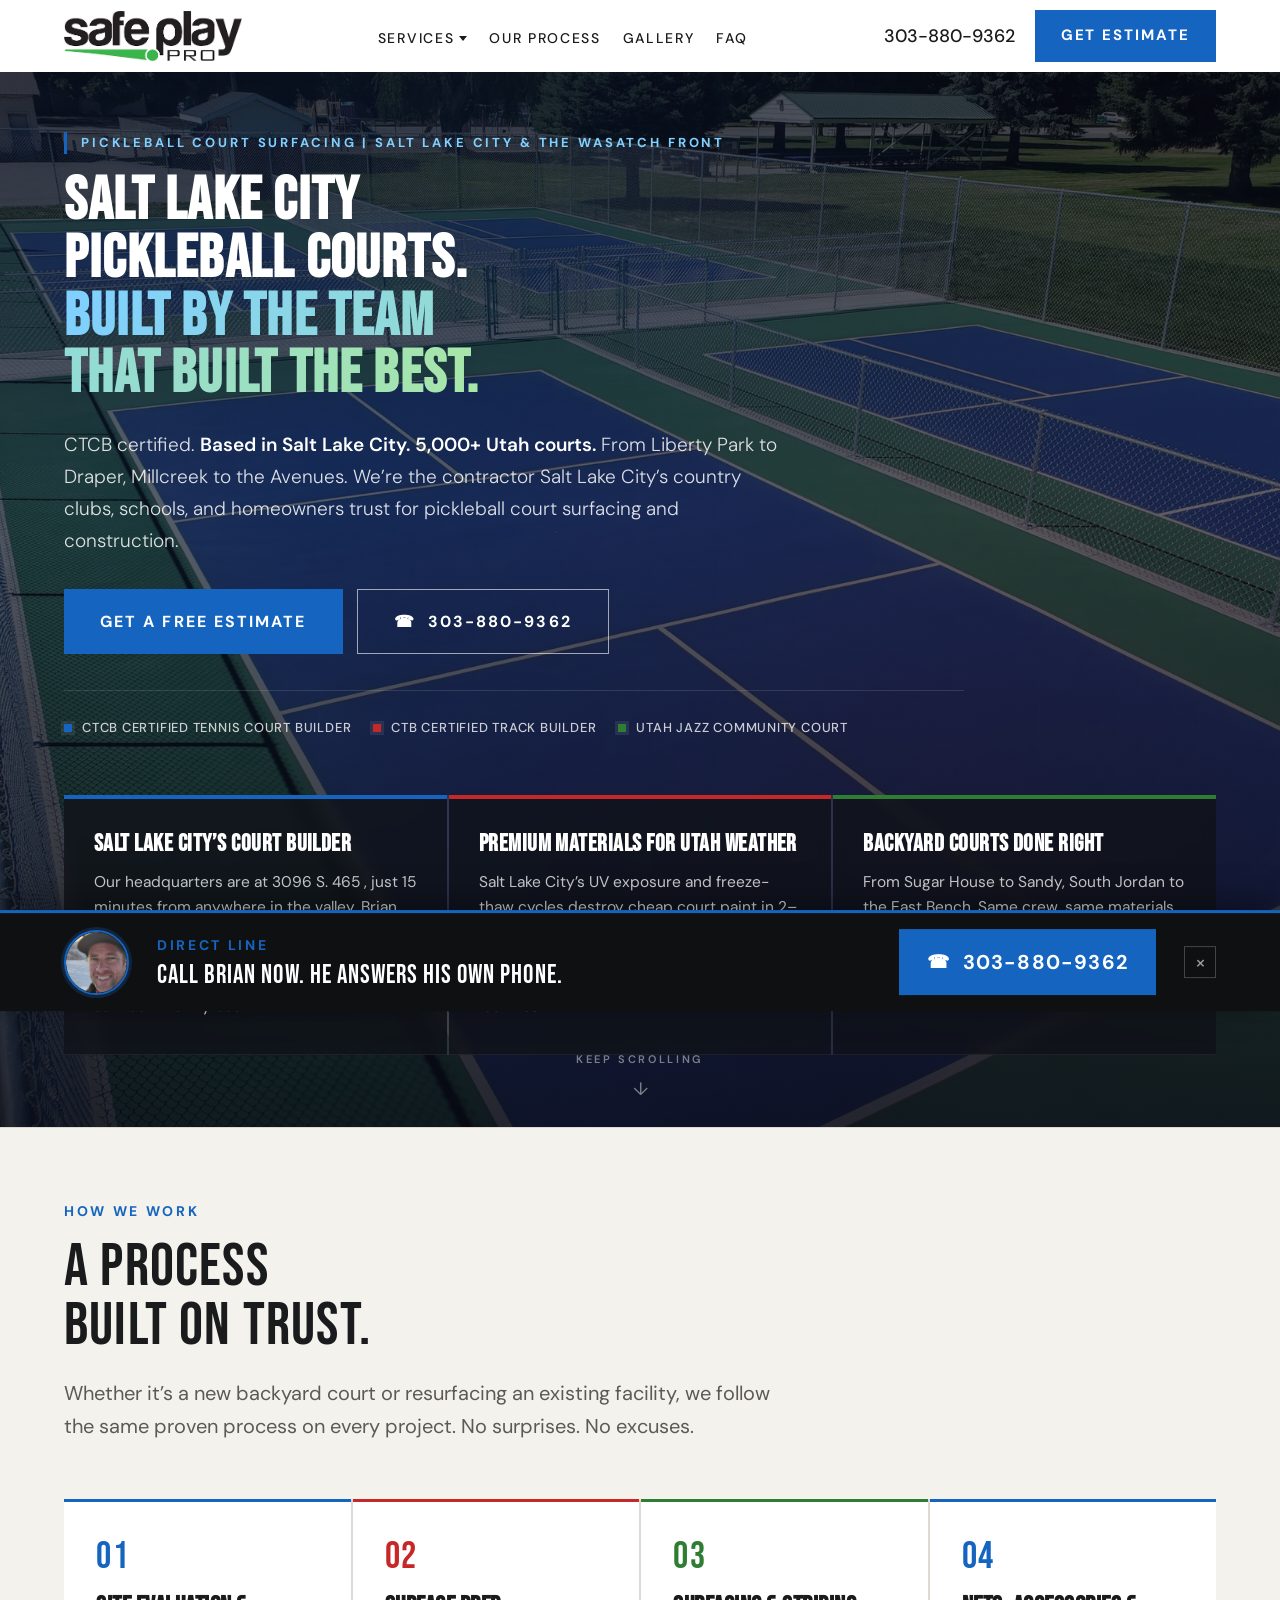
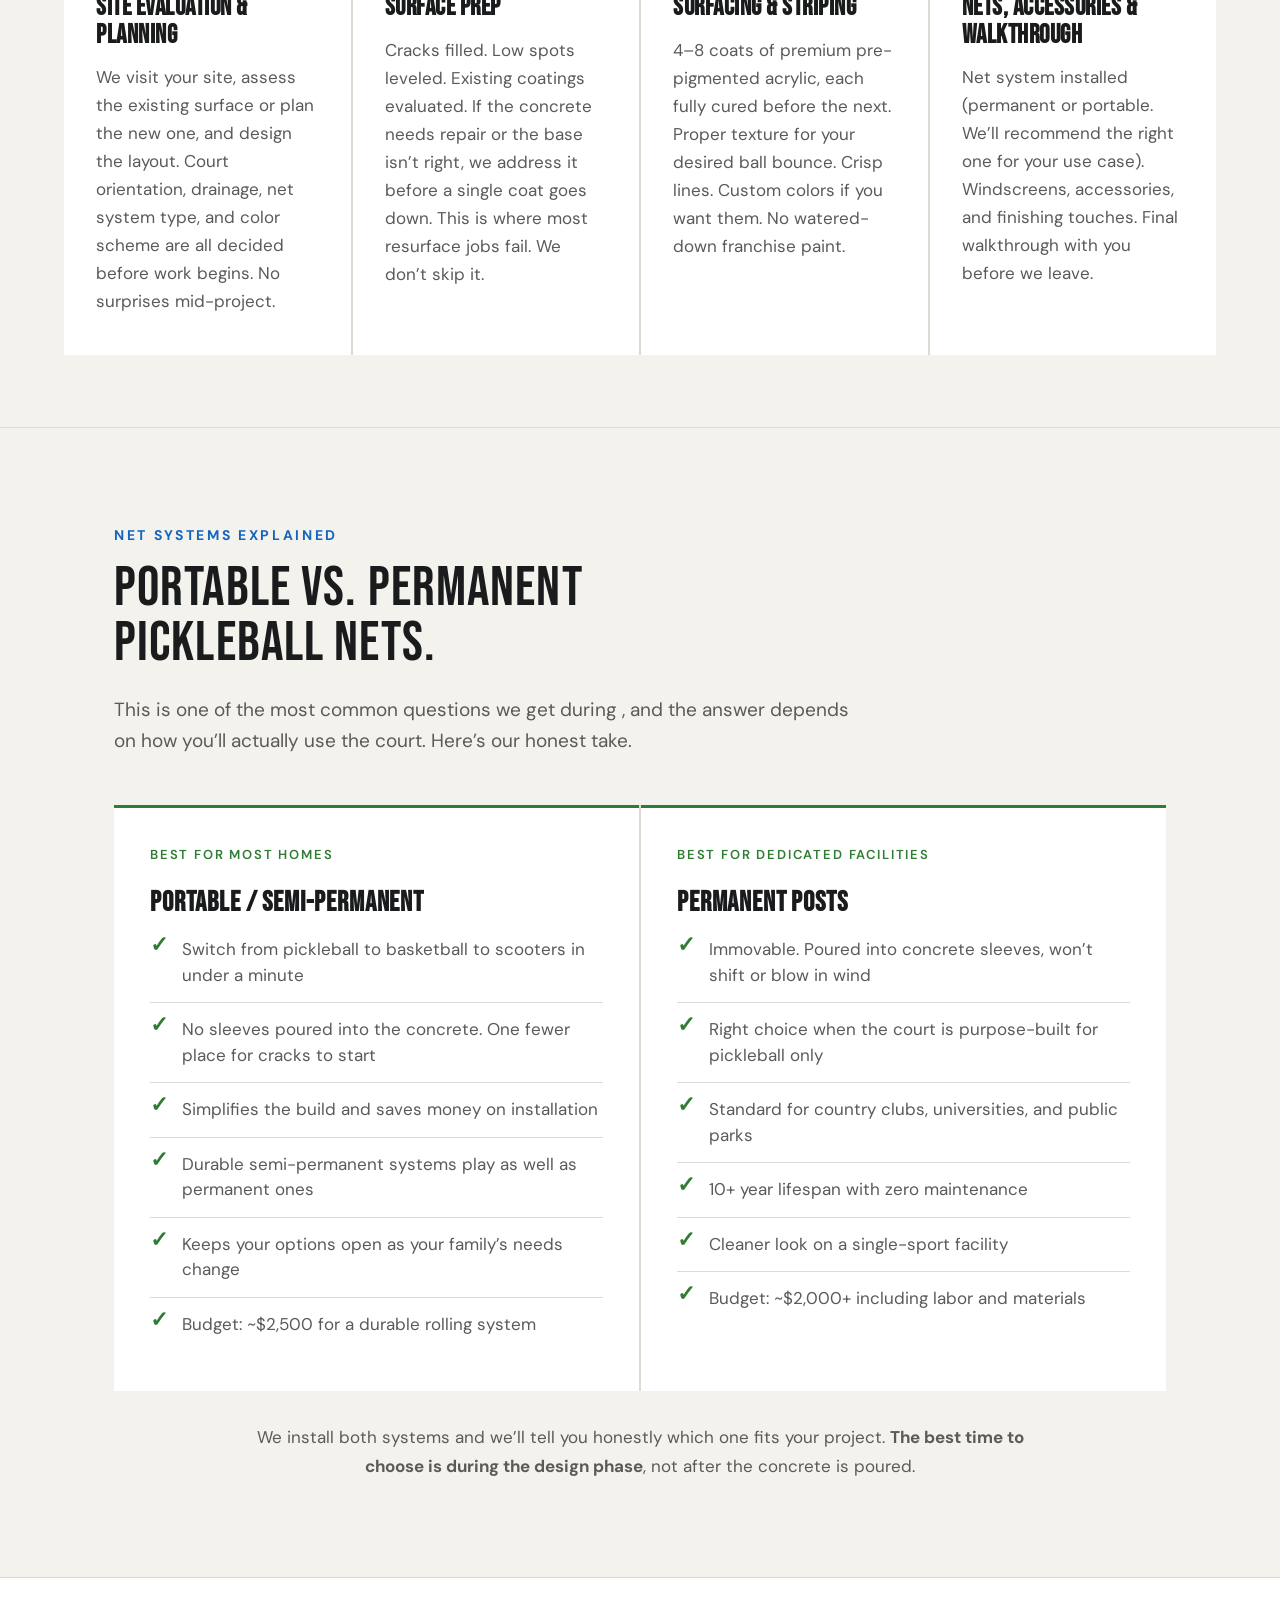
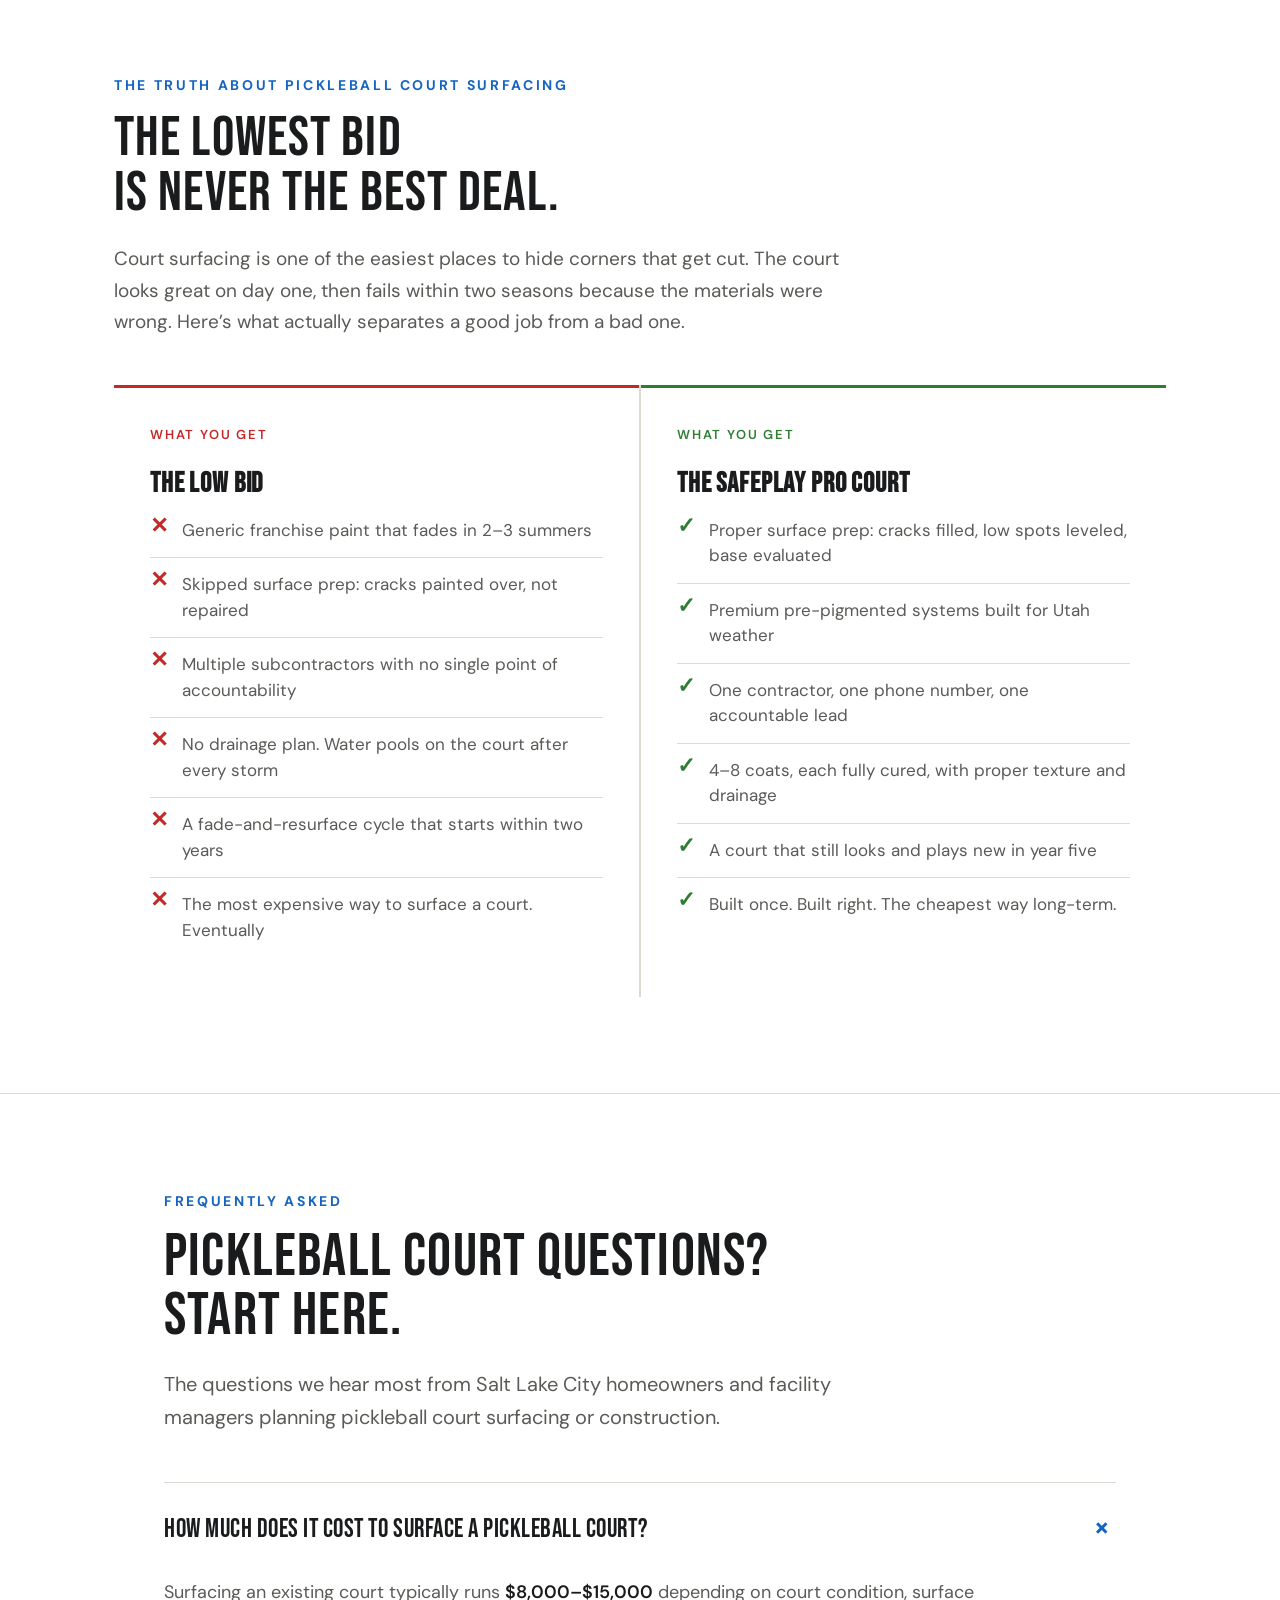
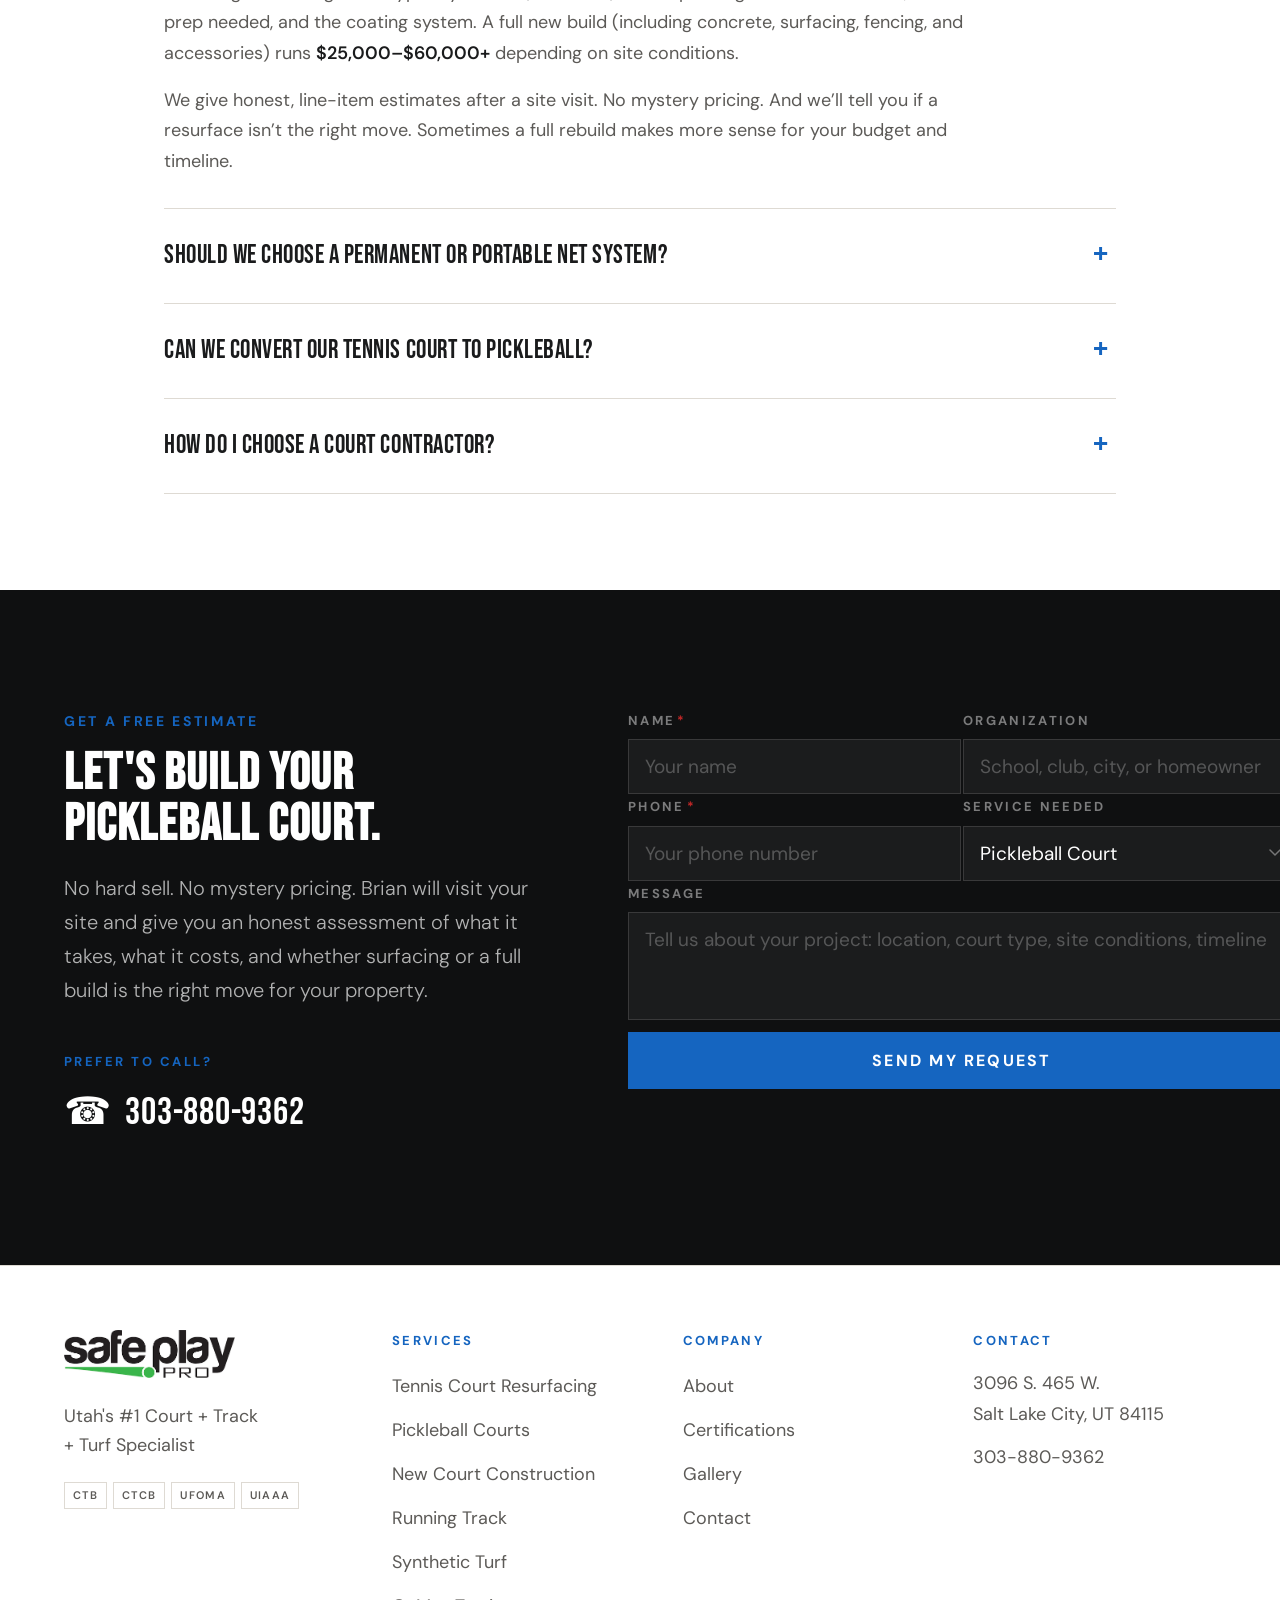
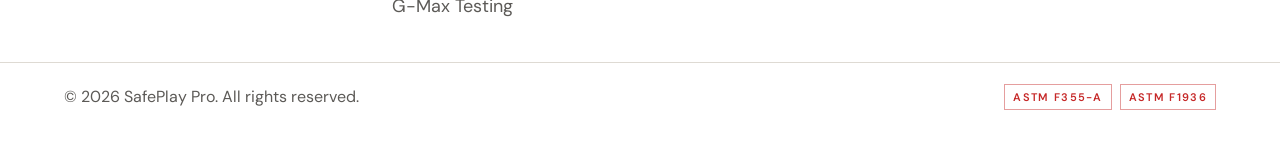
<file: pickleball-court-salt-lake-city.html>
<!DOCTYPE html>
<html lang="en">
<head>
<meta charset="UTF-8">
<meta name="viewport" content="width=device-width, initial-scale=1.0">
<link rel="stylesheet" href="https://widget.meetvolley.com/static/css/widget.css">
<script type="text/javascript" data-widget="https://api.meetvolley.com/api/public/get-widget/a24c3b4b-4cc4-4948-b268-8f60db51c22c" src="https://widget.meetvolley.com/widget.js"></script>
<title>Pickleball Court Surfacing Salt Lake City | SafePlay Pro</title>
<meta name="description" content="Pickleball court surfacing, resurfacing, and construction in Salt Lake City. CTCB certified. 5,000+ Utah courts. Backyard courts to tournament complexes.">
<link rel="canonical" href="https://www.safeplaypro.com/pickleball-court-salt-lake-city.html">
<link rel="preconnect" href="https://fonts.googleapis.com">
<link rel="preconnect" href="https://fonts.gstatic.com" crossorigin>
<link href="https://fonts.googleapis.com/css2?family=Bebas+Neue&family=DM+Sans:opsz,wght@9..40,300;9..40,400;9..40,500;9..40,600;9..40,700&display=swap" rel="stylesheet">
<link rel="stylesheet" href="style.css?v=6">
</head>
<body>

<!-- ============================================================
     NAV
============================================================ -->
<nav id="nav" aria-label="Main navigation">
  <div class="nav-inner">
    <a href="index.html#hero" class="nav-logo"><img src="images/logo.png" alt="SafePlay Pro"></a>

    <ul class="nav-links">
      <li class="nav-dd">
        <button class="nav-dd-toggle" aria-expanded="false" aria-haspopup="true">Services</button>
        <div class="nav-dd-menu" role="menu">
          <div class="nav-dd-menu-inner">
            <a href="pickleball-court-surfacing-utah.html" role="menuitem">Pickleball Court Surfacing</a>
            <a href="tennis-court-resurfacing-utah.html" role="menuitem">Tennis Court Resurfacing</a>
            <a href="tennis-pickleball-court-construction-utah.html" role="menuitem">New Court Construction</a>
            <a href="running-track-maintenance-utah.html" role="menuitem">Running Track Maintenance</a>
            <a href="synthetic-turf-maintenance-utah.html" role="menuitem">Synthetic Turf Maintenance</a>
            <a href="gmax-testing-utah.html" role="menuitem">G-Max Testing</a>
          </div>
        </div>
      </li>
      <li><a href="index.html#process">Our Process</a></li>
      <li><a href="index.html#gallery">Gallery</a></li>
      <li><a href="index.html#faq">FAQ</a></li>
    </ul>

    <div class="nav-right">
      <a href="tel:3038809362" class="nav-phone nav-btn-desk">303-880-9362</a>
      <a href="#estimate" class="btn btn-blue nav-btn-desk">Get Estimate</a>
      <button class="nav-ham" id="ham" aria-label="Toggle menu" aria-expanded="false">
        <span></span><span></span><span></span>
      </button>
    </div>
  </div>
</nav>

<div id="nav-mobile" aria-label="Mobile navigation">
  <a href="pickleball-court-surfacing-utah.html">Pickleball Court Surfacing</a>
  <a href="tennis-court-resurfacing-utah.html">Tennis Court Resurfacing</a>
  <a href="tennis-pickleball-court-construction-utah.html">New Court Construction</a>
  <a href="running-track-maintenance-utah.html">Running Track Maintenance</a>
  <a href="synthetic-turf-maintenance-utah.html">Synthetic Turf Maintenance</a>
  <a href="gmax-testing-utah.html">G-Max Testing</a>
  <a href="index.html#process">Our Process</a>
  <a href="index.html#gallery">Gallery</a>
  <a href="index.html#faq">FAQ</a>
  <a href="tel:3038809362" class="mob-phone">&#9742;&nbsp; 303-880-9362</a>
  <a href="#estimate" class="btn btn-blue">Get a Free Estimate</a>
</div>

<!-- ============================================================
     HERO — Salt Lake City Pickleball
============================================================ -->
<section id="hero" class="hero-lp" style="background-image: url('images/optimized/20230714_113111.jpg');" aria-labelledby="hero-heading">
  <div class="lp-hero-inner">
    <div class="lp-hero-hd">
      <span class="lp-eyebrow reveal">Pickleball Court Surfacing | Salt Lake City &amp; The Wasatch Front</span>
      <h1 class="lp-hero-h1 reveal" id="hero-heading" style="transition-delay:.06s">SALT LAKE CITY<br>PICKLEBALL COURTS.<br><span class="lp-hero-accent">BUILT BY THE TEAM<br>THAT BUILT THE BEST.</span></h1>
      <p class="lp-hero-sub reveal" style="transition-delay:.12s">CTCB certified. <strong>Based in Salt Lake City. 5,000+ Utah courts.</strong> From Liberty Park to Draper, Millcreek to the Avenues. We&rsquo;re the contractor Salt Lake City&rsquo;s country clubs, schools, and homeowners trust for pickleball court surfacing and construction.</p>
      <div class="hero-ctas reveal" style="transition-delay:.18s">
        <a href="#estimate" class="btn btn-blue-lg">Get a Free Estimate</a>
        <a href="tel:3038809362" class="btn btn-ghost-lg">&#9742;&nbsp; 303-880-9362</a>
      </div>
      <div class="lp-hero-chips reveal" style="transition-delay:.22s">
        <span class="lp-chip"><span class="lp-chip-dot lp-dot-blue"></span>CTCB Certified Tennis Court Builder</span>
        <span class="lp-chip"><span class="lp-chip-dot lp-dot-red"></span>CTB Certified Track Builder</span>
        <span class="lp-chip"><span class="lp-chip-dot lp-dot-green"></span>Utah Jazz Community Court</span>
      </div>
    </div>

    <div class="lp-hero-cards" aria-label="What sets us apart">
      <div class="lp-card lp-card-blue reveal">
        <h3 class="lp-name">Salt Lake City&rsquo;s Court Builder</h3>
        <p class="lp-body">Our headquarters are at 3096 S. 465 , just 15 minutes from anywhere in the valley. Brian has built and resurfaced courts across Salt Lake County for 15+ years, including facilities for country clubs, universities, and the Utah Jazz community court.</p>
      </div>
      <div class="lp-card lp-card-red reveal" style="transition-delay:.08s">
        <h3 class="lp-name">Premium Materials for Utah Weather</h3>
        <p class="lp-body">Salt Lake City&rsquo;s UV exposure and freeze-thaw cycles destroy cheap court paint in 2&ndash;3 seasons. We use the highest-UV-stability pre-pigmented systems on the market. The same coatings trusted by the valley&rsquo;s top facilities.</p>
      </div>
      <div class="lp-card lp-card-green reveal" style="transition-delay:.16s">
        <h3 class="lp-name">Backyard Courts Done Right</h3>
        <p class="lp-body">From Sugar House to Sandy, South Jordan to the East Bench. Same crew, same materials, same country-club attention whether it&rsquo;s a tournament facility or your backyard. Landscaping protected. Site left clean.</p>
      </div>
    </div>
  </div>
  <div class="lp-hero-scroll" aria-hidden="true">
    <span class="lp-hero-scroll-lbl">Keep Scrolling</span>
    <span class="lp-hero-scroll-arr">&#x2193;</span>
  </div>
</section>

<!-- ============================================================
     HOW WE BUILD — Process (4-col)
============================================================ -->
<section id="process" aria-labelledby="process-heading">
  <div class="process-inner">
    <div class="process-hd reveal">
      <span class="eyebrow">How We Work</span>
      <h2 class="process-h2 bebas" id="process-heading">A PROCESS<br>BUILT ON TRUST.</h2>
      <p class="process-lede">Whether it&rsquo;s a new backyard court or resurfacing an existing facility, we follow the same proven process on every project. No surprises. No excuses.</p>
    </div>

    <div class="process-grid process-grid-colored">
      <div class="process-card pc-blue reveal">
        <div class="process-num">01</div>
        <h3 class="process-name">Site Evaluation &amp; Planning</h3>
        <p class="process-body">We visit your site, assess the existing surface or plan the new one, and design the layout. Court orientation, drainage, net system type, and color scheme are all decided before work begins. No surprises mid-project.</p>
      </div>
      <div class="process-card pc-red reveal" style="transition-delay:.08s">
        <div class="process-num">02</div>
        <h3 class="process-name">Surface Prep</h3>
        <p class="process-body">Cracks filled. Low spots leveled. Existing coatings evaluated. If the concrete needs repair or the base isn&rsquo;t right, we address it before a single coat goes down. This is where most resurface jobs fail. We don&rsquo;t skip it.</p>
      </div>
      <div class="process-card pc-green reveal" style="transition-delay:.16s">
        <div class="process-num">03</div>
        <h3 class="process-name">Surfacing &amp; Striping</h3>
        <p class="process-body">4&ndash;8 coats of premium pre-pigmented acrylic, each fully cured before the next. Proper texture for your desired ball bounce. Crisp lines. Custom colors if you want them. No watered-down franchise paint.</p>
      </div>
      <div class="process-card pc-blue reveal" style="transition-delay:.24s">
        <div class="process-num">04</div>
        <h3 class="process-name">Nets, Accessories &amp; Walkthrough</h3>
        <p class="process-body">Net system installed (permanent or portable. We&rsquo;ll recommend the right one for your use case). Windscreens, accessories, and finishing touches. Final walkthrough with you before we leave.</p>
      </div>
    </div>
  </div>
</section>

<!-- ============================================================
     PORTABLE VS PERMANENT NETS — Mini-explainer
============================================================ -->
<section id="netsystems" aria-labelledby="nets-heading">
  <div class="compare-inner">
    <div class="compare-hd reveal">
      <span class="eyebrow">Net Systems Explained</span>
      <h2 class="compare-h2 bebas" id="nets-heading">PORTABLE VS. PERMANENT<br>PICKLEBALL NETS.</h2>
      <p class="compare-lede">This is one of the most common questions we get during , and the answer depends on how you&rsquo;ll actually use the court. Here&rsquo;s our honest take.</p>
    </div>

    <div class="compare-grid">
      <div class="compare-card good reveal">
        <div class="compare-sub">Best For Most Homes</div>
        <h3 class="compare-h">Portable / Semi-Permanent</h3>
        <ul class="compare-list">
          <li>Switch from pickleball to basketball to scooters in under a minute</li>
          <li>No sleeves poured into the concrete. One fewer place for cracks to start</li>
          <li>Simplifies the build and saves money on installation</li>
          <li>Durable semi-permanent systems play as well as permanent ones</li>
          <li>Keeps your options open as your family&rsquo;s needs change</li>
          <li>Budget: ~$2,500 for a durable rolling system</li>
        </ul>
      </div>
      <div class="compare-card good reveal" style="transition-delay:.08s">
        <div class="compare-sub">Best For Dedicated Facilities</div>
        <h3 class="compare-h">Permanent Posts</h3>
        <ul class="compare-list">
          <li>Immovable. Poured into concrete sleeves, won&rsquo;t shift or blow in wind</li>
          <li>Right choice when the court is purpose-built for pickleball only</li>
          <li>Standard for country clubs, universities, and public parks</li>
          <li>10+ year lifespan with zero maintenance</li>
          <li>Cleaner look on a single-sport facility</li>
          <li>Budget: ~$2,000+ including labor and materials</li>
        </ul>
      </div>
    </div>
    <p style="max-width:820px;margin:32px auto 0;font-size:17px;line-height:1.7;color:var(--text-mid);text-align:center;">We install both systems and we&rsquo;ll tell you honestly which one fits your project. <strong>The best time to choose is during the design phase</strong>, not after the concrete is poured.</p>
  </div>
</section>

<!-- ============================================================
     PRICE VS VALUE — Compare grid
============================================================ -->
<section id="pricevalue" aria-labelledby="pv-heading">
  <div class="compare-inner">
    <div class="compare-hd reveal">
      <span class="eyebrow">The Truth About Pickleball Court Surfacing</span>
      <h2 class="compare-h2 bebas" id="pv-heading">THE LOWEST BID<br>IS NEVER THE BEST DEAL.</h2>
      <p class="compare-lede">Court surfacing is one of the easiest places to hide corners that get cut. The court looks great on day one, then fails within two seasons because the materials were wrong. Here&rsquo;s what actually separates a good job from a bad one.</p>
    </div>

    <div class="compare-grid">
      <div class="compare-card bad reveal">
        <div class="compare-sub">What You Get</div>
        <h3 class="compare-h">The Low Bid</h3>
        <ul class="compare-list">
          <li>Generic franchise paint that fades in 2&ndash;3 summers</li>
          <li>Skipped surface prep: cracks painted over, not repaired</li>
          <li>Multiple subcontractors with no single point of accountability</li>
          <li>No drainage plan. Water pools on the court after every storm</li>
          <li>A fade-and-resurface cycle that starts within two years</li>
          <li>The most expensive way to surface a court. Eventually</li>
        </ul>
      </div>
      <div class="compare-card good reveal" style="transition-delay:.08s">
        <div class="compare-sub">What You Get</div>
        <h3 class="compare-h">The SafePlay Pro Court</h3>
        <ul class="compare-list">
          <li>Proper surface prep: cracks filled, low spots leveled, base evaluated</li>
          <li>Premium pre-pigmented systems built for Utah weather</li>
          <li>One contractor, one phone number, one accountable lead</li>
          <li>4&ndash;8 coats, each fully cured, with proper texture and drainage</li>
          <li>A court that still looks and plays new in year five</li>
          <li>Built once. Built right. The cheapest way long-term.</li>
        </ul>
      </div>
    </div>
  </div>
</section>

<!-- ============================================================
     FAQ — Pickleball-specific questions
============================================================ -->
<section id="faq" aria-labelledby="faq-heading">
  <div class="faq-inner">
    <div class="faq-hd reveal">
      <span class="eyebrow">Frequently Asked</span>
      <h2 class="faq-h2 bebas" id="faq-heading">PICKLEBALL COURT QUESTIONS?<br>START HERE.</h2>
      <p class="faq-lede">The questions we hear most from Salt Lake City homeowners and facility managers planning pickleball court surfacing or construction.</p>
    </div>

    <div class="faq-list">
      <details class="faq-item reveal" open>
        <summary>
          <span class="faq-q">How much does it cost to surface a pickleball court?</span>
          <span class="faq-toggle" aria-hidden="true">+</span>
        </summary>
        <div class="faq-a">
          <p>Surfacing an existing court typically runs <strong>$8,000&ndash;$15,000</strong> depending on court condition, surface prep needed, and the coating system. A full new build (including concrete, surfacing, fencing, and accessories) runs <strong>$25,000&ndash;$60,000+</strong> depending on site conditions.</p>
          <p>We give honest, line-item estimates after a site visit. No mystery pricing. And we&rsquo;ll tell you if a resurface isn&rsquo;t the right move. Sometimes a full rebuild makes more sense for your budget and timeline.</p>
        </div>
      </details>

      <details class="faq-item reveal" style="transition-delay:.06s">
        <summary>
          <span class="faq-q">Should we choose a permanent or portable net system?</span>
          <span class="faq-toggle" aria-hidden="true">+</span>
        </summary>
        <div class="faq-a">
          <p><strong>For most residential courts, portable or semi-permanent nets are the better choice.</strong> They let you use the court for other activities, eliminate concrete sleeves (one fewer crack point), and cost about the same as permanent posts.</p>
          <p><strong>Permanent posts are the right call for dedicated facilities</strong>: country clubs, public parks, and courts that will only ever be used for pickleball. We install both and we&rsquo;ll recommend the right one for your situation.</p>
        </div>
      </details>

      <details class="faq-item reveal" style="transition-delay:.12s">
        <summary>
          <span class="faq-q">Can we convert our tennis court to pickleball?</span>
          <span class="faq-toggle" aria-hidden="true">+</span>
        </summary>
        <div class="faq-a">
          <p><strong>Almost always yes</strong>, and it&rsquo;s the fastest, most affordable way to get pickleball courts. A standard tennis court can accommodate up to four pickleball courts depending on size, fence layout, and surface condition.</p>
          <p>But conversion isn&rsquo;t as simple as painting new lines. Court dimensions, net post placement, player run-off zones, and concrete condition all need to be evaluated. We&rsquo;ll map the optimal layout and tell you honestly what fits, and what doesn&rsquo;t.</p>
        </div>
      </details>

      <details class="faq-item reveal" style="transition-delay:.18s">
        <summary>
          <span class="faq-q">How do I choose a court contractor?</span>
          <span class="faq-toggle" aria-hidden="true">+</span>
        </summary>
        <div class="faq-a">
          <p>Five years ago there were four real court contractors in Utah. Today there are dozens of , and very little real experience behind most of them. Here are the questions that separate the pros from the pretenders:</p>
          <ul class="faq-causes">
            <li><strong>How many years have you actually been surfacing courts in Utah?</strong> Not how long the website , but how many seasons of crews on courts.</li>
            <li><strong>What materials do you use, and are they pre-pigmented or mixed on site?</strong> Pre-pigmented systems hold color far longer.</li>
            <li><strong>Will you manage the full project or just show up to paint?</strong> A court is only as good as the prep underneath the coating.</li>
            <li><strong>What&rsquo;s your warranty, and will you still be in business to honor it?</strong></li>
          </ul>
          <p><strong>One thing worth knowing:</strong> Utah has a local franchise that sells low-cost court paint to anyone who  with no qualifications, no training. That&rsquo;s the single biggest reason there are so many &ldquo;court contractors&rdquo; now, and it&rsquo;s the single biggest reason we get called to tear out failed courts and start over. <strong>Ask what brand of materials your contractor uses, and ask why.</strong></p>
        </div>
      </details>
    </div>
  </div>
</section>

<!-- ============================================================
     ESTIMATE FORM — Dark Section
============================================================ -->
<section id="estimate" aria-labelledby="est-heading">
  <div class="est-inner">
    <div class="reveal">
      <span class="eyebrow">Get a Free Estimate</span>
      <h2 class="est-h2" id="est-heading">LET'S BUILD YOUR<br>PICKLEBALL COURT.</h2>
      <p class="est-body">No hard sell. No mystery pricing. Brian will visit your site and give you an honest assessment of what it takes, what it costs, and whether surfacing or a full build is the right move for your property.</p>
      <span class="est-phone-lbl">Prefer to call?</span>
      <a href="tel:3038809362" class="est-phone">&#9742;&nbsp; 303-880-9362</a>
    </div>

    <div class="reveal" style="transition-delay:.14s">
      <form id="est-form" action="#" method="POST" novalidate>
        <div class="fgrid">
          <div class="ffield">
            <label class="flabel" for="f-name">Name<span class="req">*</span></label>
            <input class="finput" type="text" id="f-name" name="name" required placeholder="Your name">
          </div>
          <div class="ffield">
            <label class="flabel" for="f-org">Organization</label>
            <input class="finput" type="text" id="f-org" name="org" placeholder="School, club, city, or homeowner">
          </div>
          <div class="ffield">
            <label class="flabel" for="f-phone">Phone<span class="req">*</span></label>
            <input class="finput" type="tel" id="f-phone" name="phone" required placeholder="Your phone number">
          </div>
          <div class="ffield">
            <label class="flabel" for="f-service">Service Needed</label>
            <select class="fselect" id="f-service" name="service">
              <option value="" disabled>Select a service</option>
              <option value="resurface">Tennis Court Resurfacing</option>
              <option value="construction">New Court Construction</option>
              <option value="pickleball" selected>Pickleball Court</option>
              <option value="track">Running Track</option>
              <option value="turf">Synthetic Turf</option>
              <option value="gmax">G-Max Testing</option>
              <option value="other">Other</option>
            </select>
          </div>
          <div class="ffield fw">
            <label class="flabel" for="f-msg">Message</label>
            <textarea class="ftextarea" id="f-msg" name="message" placeholder="Tell us about your project: location, court type, site conditions, timeline"></textarea>
          </div>
          <button type="submit" class="fsubmit" id="fsubmit">Send My Request</button>
        </div>
      </form>
    </div>
  </div>
</section>

<!-- ============================================================
     FOOTER
============================================================ -->
<footer id="footer" aria-label="Site footer">
  <div class="foot-inner">
    <div>
      <a href="index.html#hero" class="foot-logo" aria-label="SafePlay Pro home"><img src="images/logo.png" alt="SafePlay Pro"></a>
      <p class="foot-tag">Utah's #1 Court + Track<br>+ Turf Specialist</p>
      <div class="foot-chips">
        <span class="fchip">CTB</span>
        <span class="fchip">CTCB</span>
        <span class="fchip">UFOMA</span>
        <span class="fchip">UIAAA</span>
      </div>
    </div>
    <div>
      <span class="fcol-lbl">Services</span>
      <ul class="flinks">
        <li><a href="tennis-court-resurfacing-utah.html">Tennis Court Resurfacing</a></li>
        <li><a href="pickleball-court-surfacing-utah.html">Pickleball Courts</a></li>
        <li><a href="tennis-pickleball-court-construction-utah.html">New Court Construction</a></li>
        <li><a href="running-track-maintenance-utah.html">Running Track</a></li>
        <li><a href="synthetic-turf-maintenance-utah.html">Synthetic Turf</a></li>
        <li><a href="gmax-testing-utah.html">G-Max Testing</a></li>
      </ul>
    </div>
    <div>
      <span class="fcol-lbl">Company</span>
      <ul class="flinks">
        <li><a href="index.html#testimonials">About</a></li>
        <li><a href="index.html#certs">Certifications</a></li>
        <li><a href="index.html#gallery">Gallery</a></li>
        <li><a href="#estimate">Contact</a></li>
      </ul>
    </div>
    <div>
      <span class="fcol-lbl">Contact</span>
      <div class="fcontact-line">3096 S. 465 W.<br>Salt Lake City, UT 84115</div>
      <div class="fcontact-line" style="margin-top:12px;"><a href="tel:3038809362">303-880-9362</a></div>
    </div>
  </div>
  <div class="foot-bottom">
    <span class="foot-copy">&copy; 2026 SafePlay Pro. All rights reserved.</span>
    <div class="astm-chips">
      <span class="achip">ASTM F355-A</span>
      <span class="achip">ASTM F1936</span>
    </div>
  </div>
</footer>

<!-- ============================================================
     STICKY CALL BAR
============================================================ -->
<aside class="sticky-call" id="sticky-call" aria-hidden="true">
  <div class="sticky-call-inner">
    <div class="sticky-call-avatar"><img src="images/optimized/brian-headshot.png" alt="Brian — SafePlay Pro" width="52" height="52"></div>
    <div class="sticky-call-text">
      <span class="sticky-call-eyebrow">Direct Line</span>
      <span class="sticky-call-headline">Call Brian Now. He answers his own phone.</span>
    </div>
    <a href="tel:3038809362" class="sticky-call-cta">
      <span class="sticky-call-icon" aria-hidden="true">&#9742;</span>
      <span class="sticky-call-num">303-880-9362</span>
    </a>
    <button type="button" class="sticky-call-close" id="sticky-call-close" aria-label="Dismiss call bar">&times;</button>
  </div>
</aside>

<script src="main.js?v=6"></script>
</body>
</html>
</file>
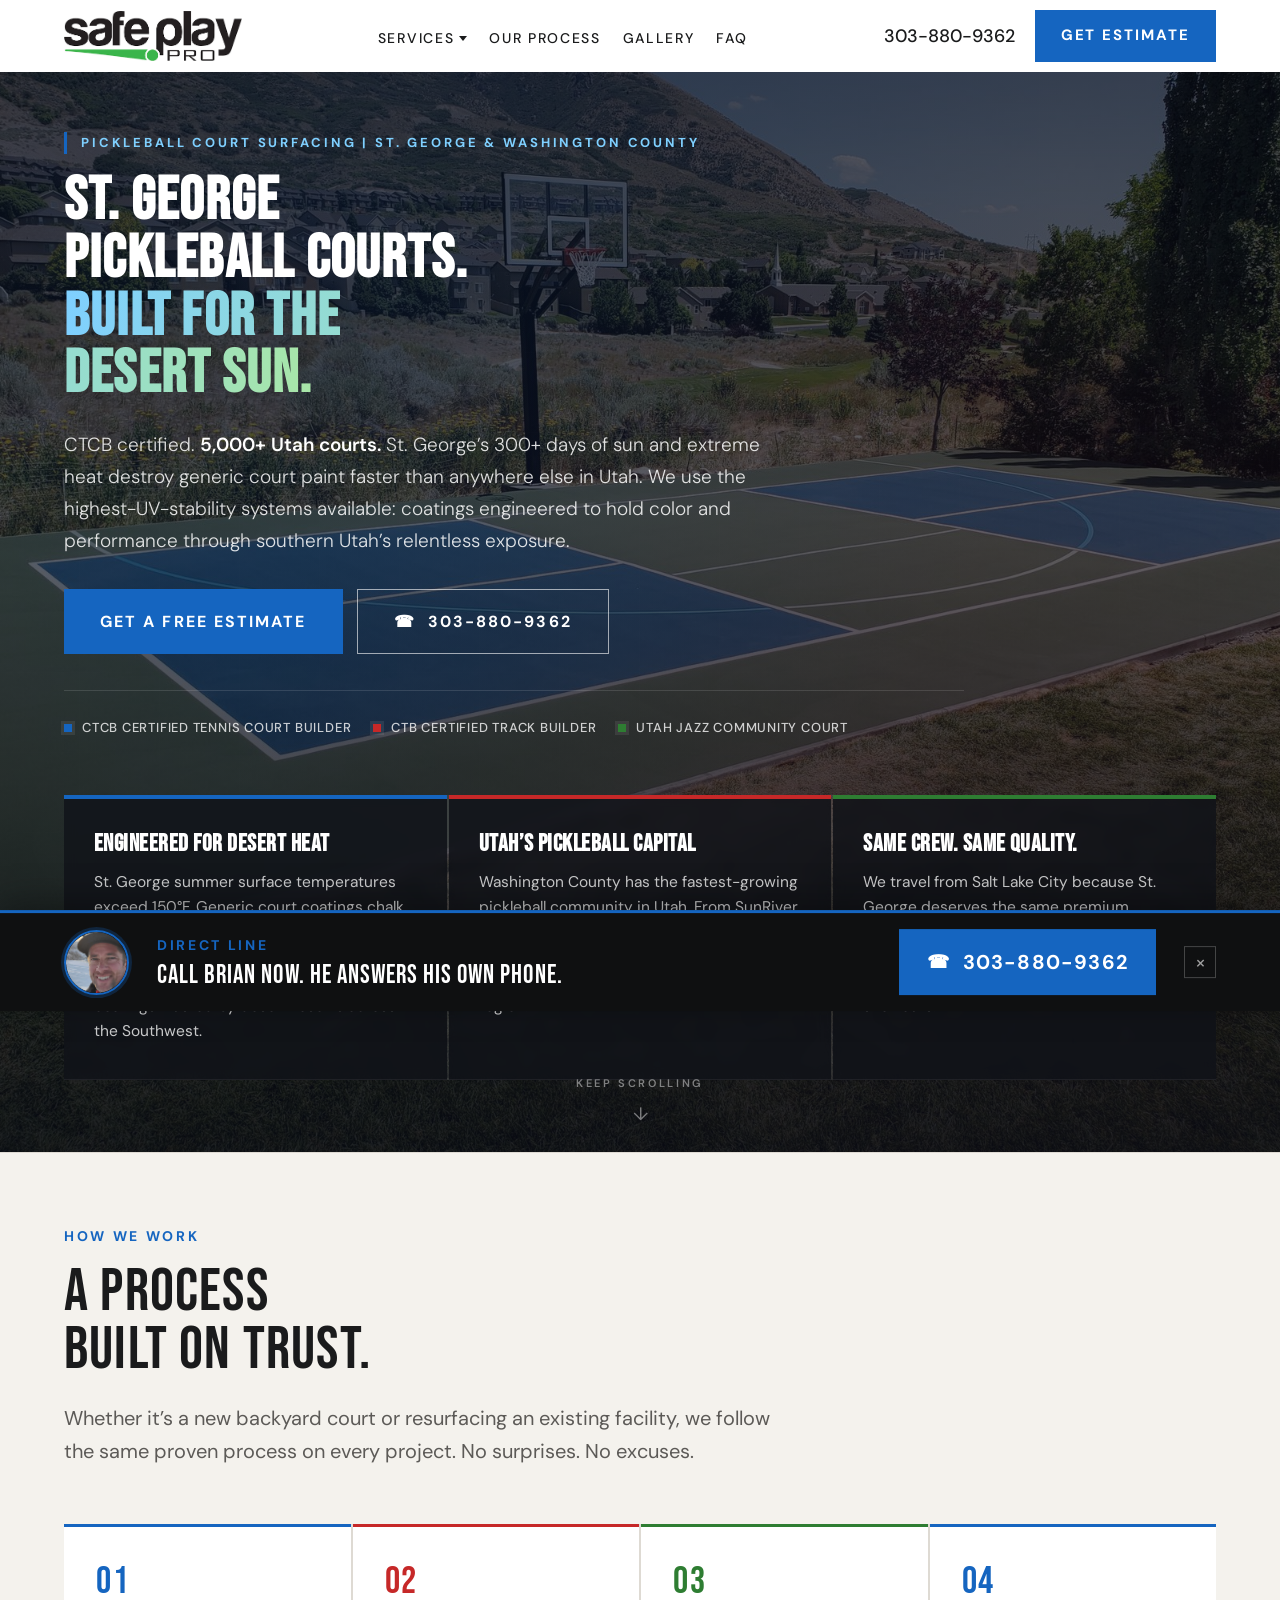
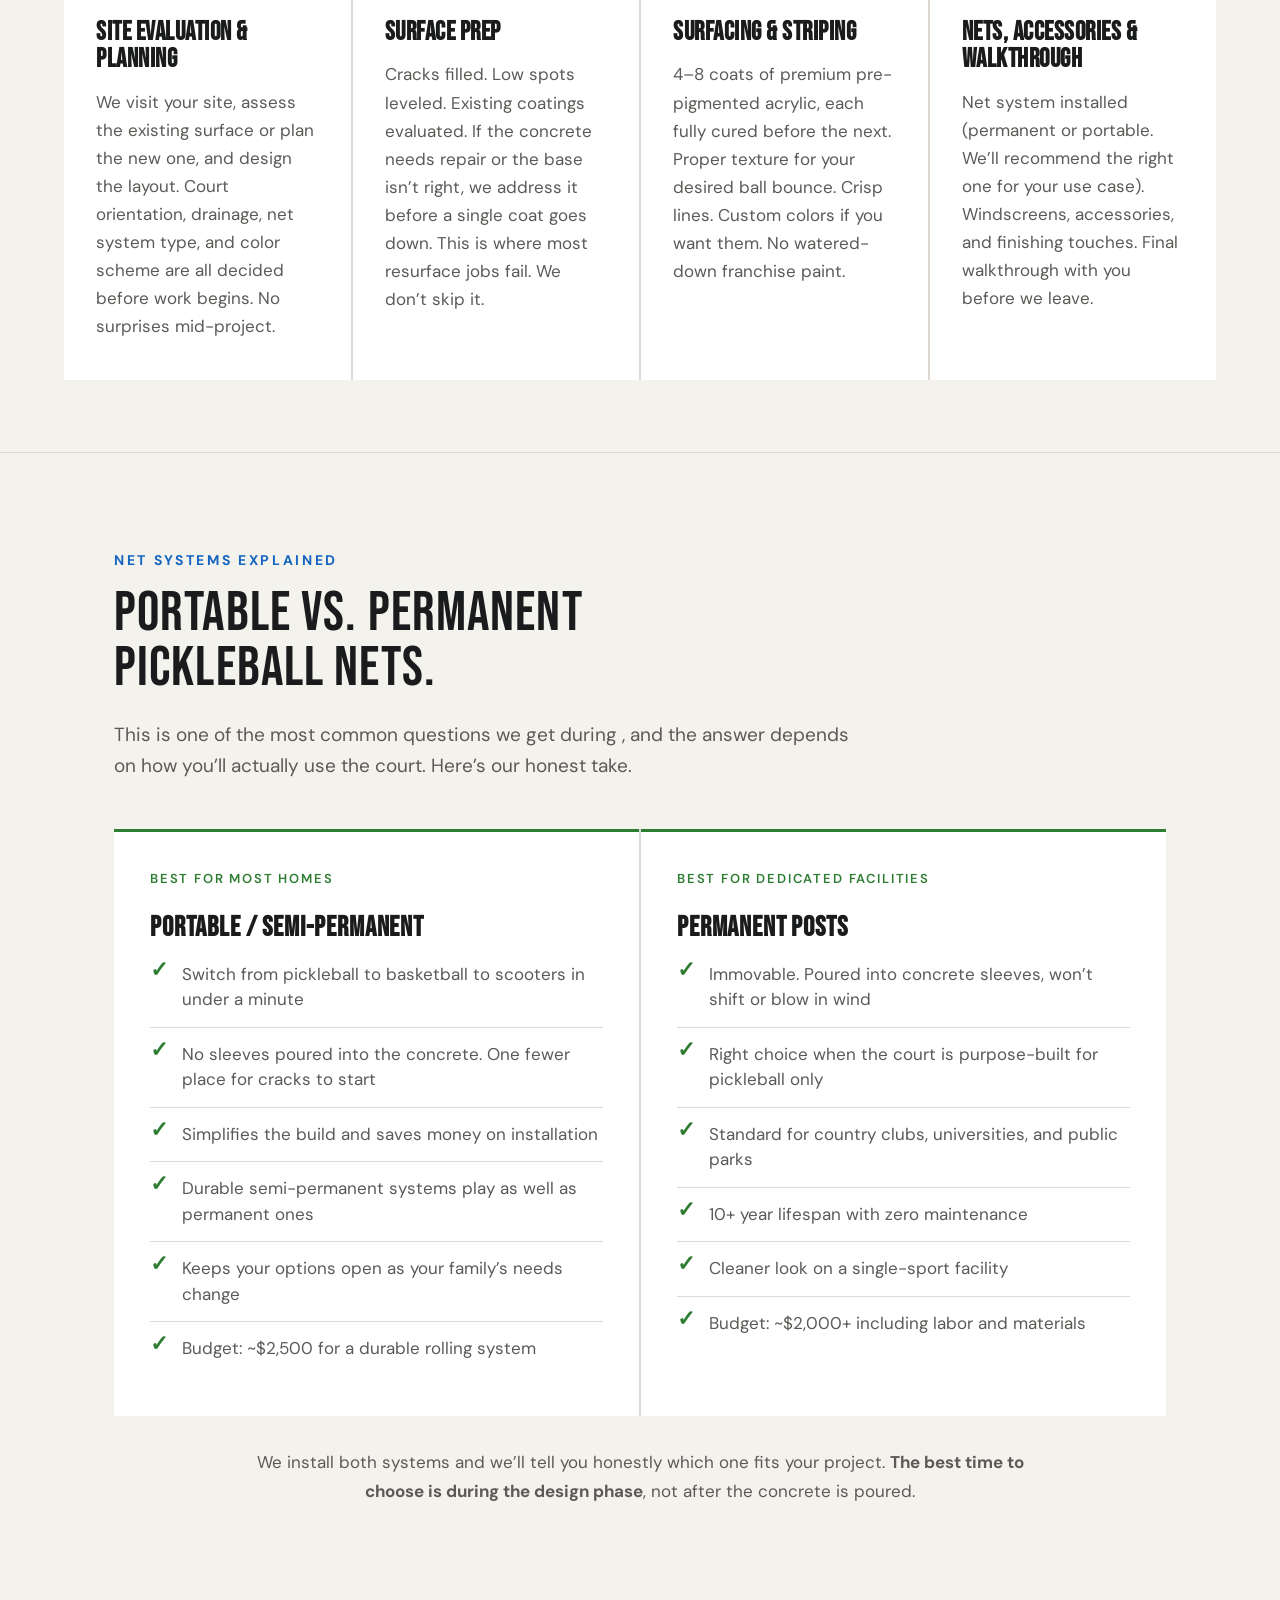
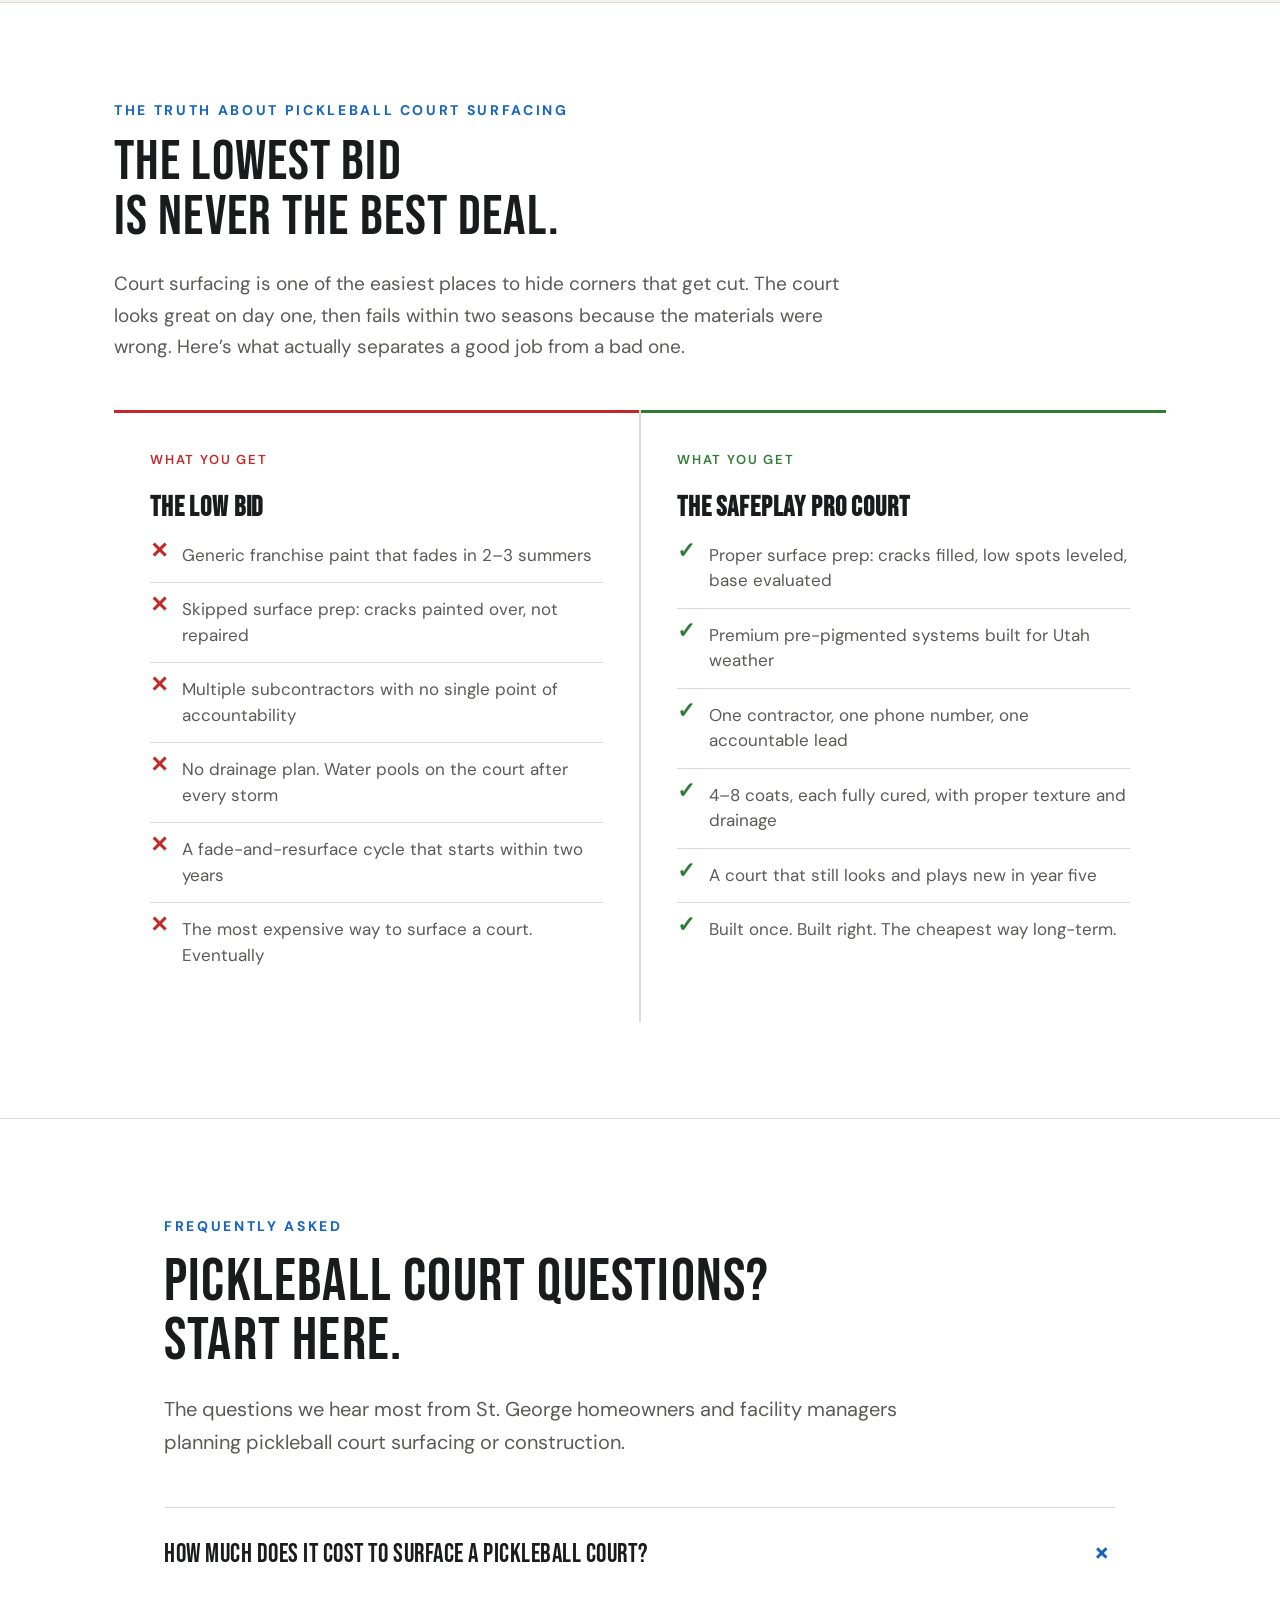
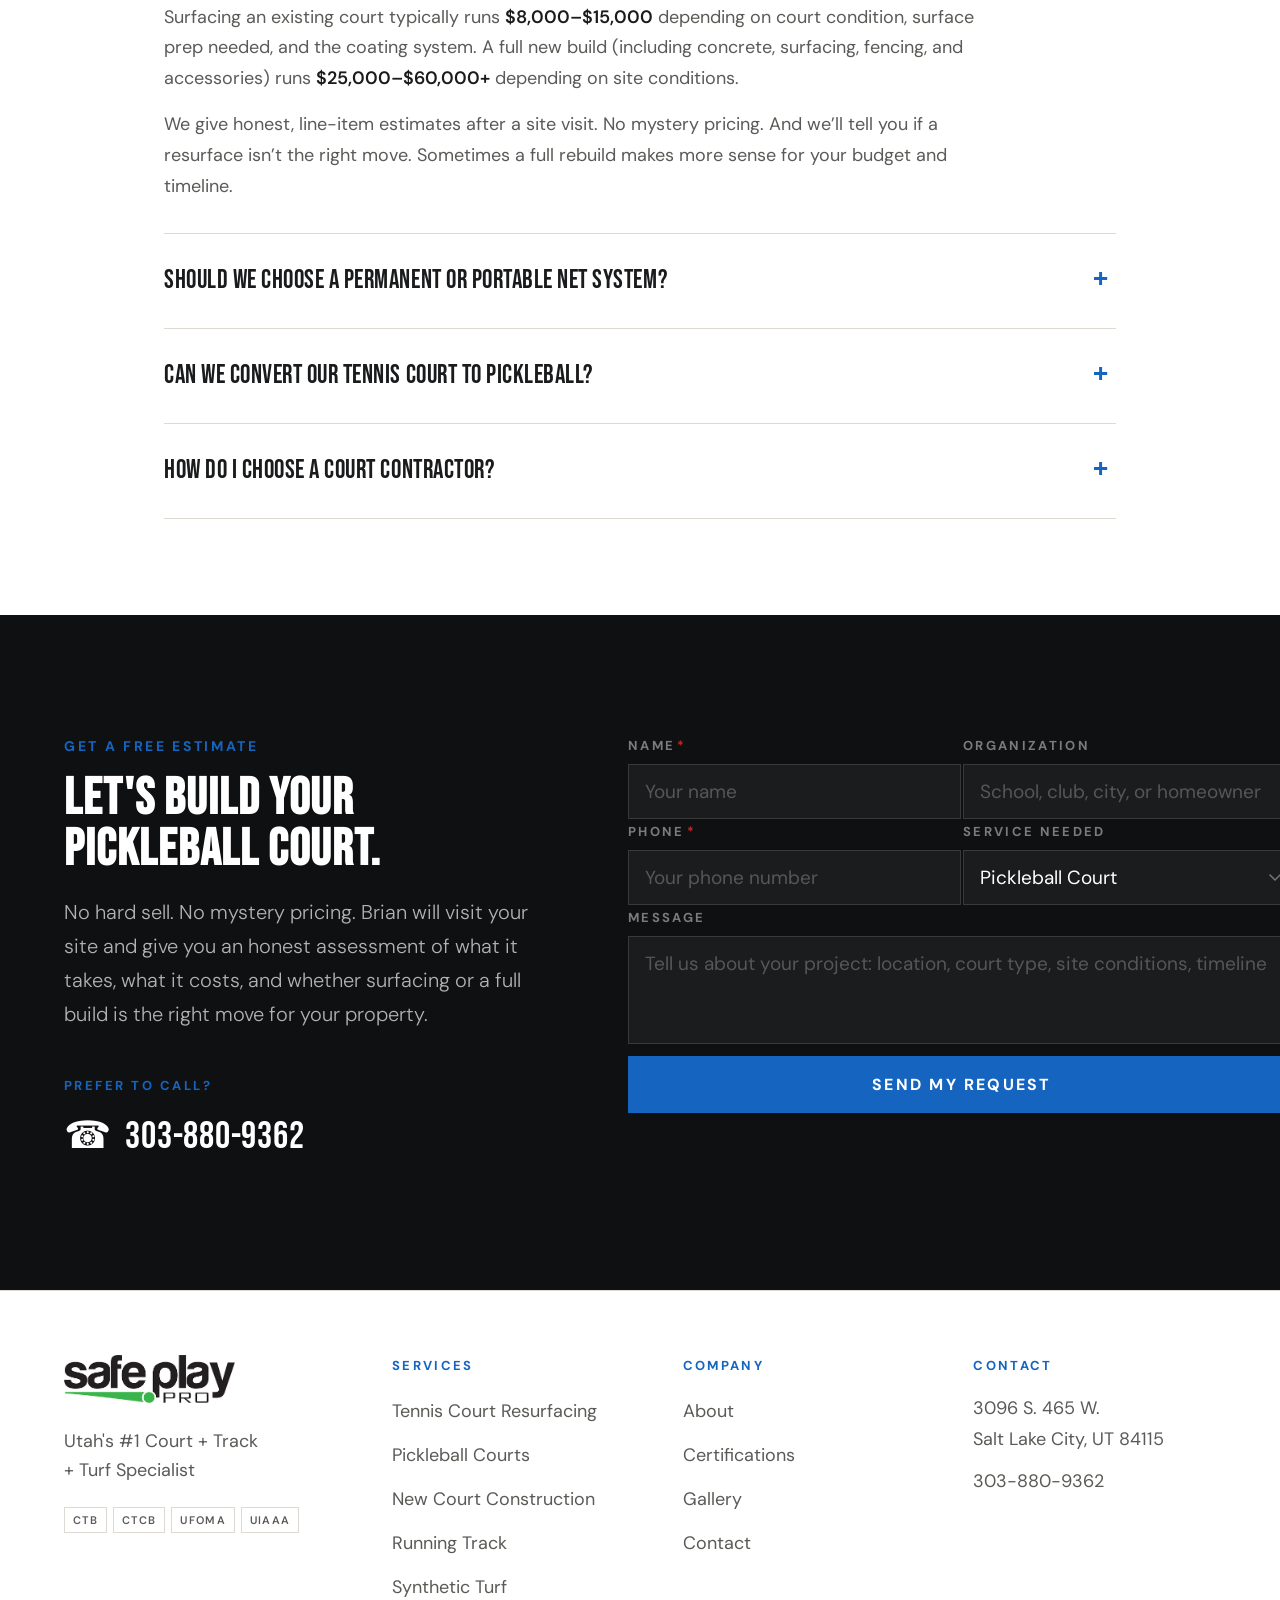
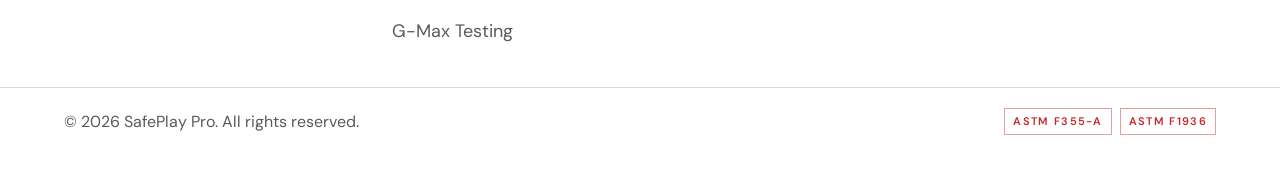
<file: pickleball-court-st-george.html>
<!DOCTYPE html>
<html lang="en">
<head>
<meta charset="UTF-8">
<meta name="viewport" content="width=device-width, initial-scale=1.0">
<link rel="stylesheet" href="https://widget.meetvolley.com/static/css/widget.css">
<script type="text/javascript" data-widget="https://api.meetvolley.com/api/public/get-widget/a24c3b4b-4cc4-4948-b268-8f60db51c22c" src="https://widget.meetvolley.com/widget.js"></script>
<title>Pickleball Court Surfacing St. George UT | SafePlay Pro</title>
<meta name="description" content="Pickleball court surfacing and construction in St. George and Washington County. CTCB certified. UV-rated materials for southern Utah heat. 5,000+ courts.">
<link rel="canonical" href="https://www.safeplaypro.com/pickleball-court-st-george.html">
<link rel="preconnect" href="https://fonts.googleapis.com">
<link rel="preconnect" href="https://fonts.gstatic.com" crossorigin>
<link href="https://fonts.googleapis.com/css2?family=Bebas+Neue&family=DM+Sans:opsz,wght@9..40,300;9..40,400;9..40,500;9..40,600;9..40,700&display=swap" rel="stylesheet">
<link rel="stylesheet" href="style.css?v=6">
</head>
<body>

<!-- ============================================================
     NAV
============================================================ -->
<nav id="nav" aria-label="Main navigation">
  <div class="nav-inner">
    <a href="index.html#hero" class="nav-logo"><img src="images/logo.png" alt="SafePlay Pro"></a>

    <ul class="nav-links">
      <li class="nav-dd">
        <button class="nav-dd-toggle" aria-expanded="false" aria-haspopup="true">Services</button>
        <div class="nav-dd-menu" role="menu">
          <div class="nav-dd-menu-inner">
            <a href="pickleball-court-surfacing-utah.html" role="menuitem">Pickleball Court Surfacing</a>
            <a href="tennis-court-resurfacing-utah.html" role="menuitem">Tennis Court Resurfacing</a>
            <a href="tennis-pickleball-court-construction-utah.html" role="menuitem">New Court Construction</a>
            <a href="running-track-maintenance-utah.html" role="menuitem">Running Track Maintenance</a>
            <a href="synthetic-turf-maintenance-utah.html" role="menuitem">Synthetic Turf Maintenance</a>
            <a href="gmax-testing-utah.html" role="menuitem">G-Max Testing</a>
          </div>
        </div>
      </li>
      <li><a href="index.html#process">Our Process</a></li>
      <li><a href="index.html#gallery">Gallery</a></li>
      <li><a href="index.html#faq">FAQ</a></li>
    </ul>

    <div class="nav-right">
      <a href="tel:3038809362" class="nav-phone nav-btn-desk">303-880-9362</a>
      <a href="#estimate" class="btn btn-blue nav-btn-desk">Get Estimate</a>
      <button class="nav-ham" id="ham" aria-label="Toggle menu" aria-expanded="false">
        <span></span><span></span><span></span>
      </button>
    </div>
  </div>
</nav>

<div id="nav-mobile" aria-label="Mobile navigation">
  <a href="pickleball-court-surfacing-utah.html">Pickleball Court Surfacing</a>
  <a href="tennis-court-resurfacing-utah.html">Tennis Court Resurfacing</a>
  <a href="tennis-pickleball-court-construction-utah.html">New Court Construction</a>
  <a href="running-track-maintenance-utah.html">Running Track Maintenance</a>
  <a href="synthetic-turf-maintenance-utah.html">Synthetic Turf Maintenance</a>
  <a href="gmax-testing-utah.html">G-Max Testing</a>
  <a href="index.html#process">Our Process</a>
  <a href="index.html#gallery">Gallery</a>
  <a href="index.html#faq">FAQ</a>
  <a href="tel:3038809362" class="mob-phone">&#9742;&nbsp; 303-880-9362</a>
  <a href="#estimate" class="btn btn-blue">Get a Free Estimate</a>
</div>

<!-- ============================================================
     HERO — St. George Pickleball
============================================================ -->
<section id="hero" class="hero-lp" style="background-image: url('images/optimized/20200702_143051.jpg');" aria-labelledby="hero-heading">
  <div class="lp-hero-inner">
    <div class="lp-hero-hd">
      <span class="lp-eyebrow reveal">Pickleball Court Surfacing | St. George &amp; Washington County</span>
      <h1 class="lp-hero-h1 reveal" id="hero-heading" style="transition-delay:.06s">ST. GEORGE<br>PICKLEBALL COURTS.<br><span class="lp-hero-accent">BUILT FOR THE<br>DESERT SUN.</span></h1>
      <p class="lp-hero-sub reveal" style="transition-delay:.12s">CTCB certified. <strong>5,000+ Utah courts.</strong> St. George&rsquo;s 300+ days of sun and extreme heat destroy generic court paint faster than anywhere else in Utah. We use the highest-UV-stability systems available: coatings engineered to hold color and performance through southern Utah&rsquo;s relentless exposure.</p>
      <div class="hero-ctas reveal" style="transition-delay:.18s">
        <a href="#estimate" class="btn btn-blue-lg">Get a Free Estimate</a>
        <a href="tel:3038809362" class="btn btn-ghost-lg">&#9742;&nbsp; 303-880-9362</a>
      </div>
      <div class="lp-hero-chips reveal" style="transition-delay:.22s">
        <span class="lp-chip"><span class="lp-chip-dot lp-dot-blue"></span>CTCB Certified Tennis Court Builder</span>
        <span class="lp-chip"><span class="lp-chip-dot lp-dot-red"></span>CTB Certified Track Builder</span>
        <span class="lp-chip"><span class="lp-chip-dot lp-dot-green"></span>Utah Jazz Community Court</span>
      </div>
    </div>

    <div class="lp-hero-cards" aria-label="What sets us apart">
      <div class="lp-card lp-card-blue reveal">
        <h3 class="lp-name">Engineered for Desert Heat</h3>
        <p class="lp-body">St. George summer surface temperatures exceed 150&deg;F. Generic court coatings chalk, fade, and crack within 2 seasons. We use pre-pigmented systems with the highest UV-stability ratings on the market. The same coatings trusted by desert resorts across the Southwest.</p>
      </div>
      <div class="lp-card lp-card-red reveal" style="transition-delay:.08s">
        <h3 class="lp-name">Utah&rsquo;s Pickleball Capital</h3>
        <p class="lp-body">Washington County has the fastest-growing pickleball community in Utah. From SunRiver to Bloomington Hills, Desert Hills to Ivins. We&rsquo;ve surfaced courts for HOAs, country clubs, and backyard players across the region.</p>
      </div>
      <div class="lp-card lp-card-green reveal" style="transition-delay:.16s">
        <h3 class="lp-name">Same Crew. Same Quality.</h3>
        <p class="lp-body">We travel from Salt Lake City because St. George deserves the same premium materials and attention as the Wasatch Front. Same certified team, same coatings, same country-club finish. No local franchise shortcuts.</p>
      </div>
    </div>
  </div>
  <div class="lp-hero-scroll" aria-hidden="true">
    <span class="lp-hero-scroll-lbl">Keep Scrolling</span>
    <span class="lp-hero-scroll-arr">&#x2193;</span>
  </div>
</section>

<!-- ============================================================
     HOW WE BUILD — Process (4-col)
============================================================ -->
<section id="process" aria-labelledby="process-heading">
  <div class="process-inner">
    <div class="process-hd reveal">
      <span class="eyebrow">How We Work</span>
      <h2 class="process-h2 bebas" id="process-heading">A PROCESS<br>BUILT ON TRUST.</h2>
      <p class="process-lede">Whether it&rsquo;s a new backyard court or resurfacing an existing facility, we follow the same proven process on every project. No surprises. No excuses.</p>
    </div>

    <div class="process-grid process-grid-colored">
      <div class="process-card pc-blue reveal">
        <div class="process-num">01</div>
        <h3 class="process-name">Site Evaluation &amp; Planning</h3>
        <p class="process-body">We visit your site, assess the existing surface or plan the new one, and design the layout. Court orientation, drainage, net system type, and color scheme are all decided before work begins. No surprises mid-project.</p>
      </div>
      <div class="process-card pc-red reveal" style="transition-delay:.08s">
        <div class="process-num">02</div>
        <h3 class="process-name">Surface Prep</h3>
        <p class="process-body">Cracks filled. Low spots leveled. Existing coatings evaluated. If the concrete needs repair or the base isn&rsquo;t right, we address it before a single coat goes down. This is where most resurface jobs fail. We don&rsquo;t skip it.</p>
      </div>
      <div class="process-card pc-green reveal" style="transition-delay:.16s">
        <div class="process-num">03</div>
        <h3 class="process-name">Surfacing &amp; Striping</h3>
        <p class="process-body">4&ndash;8 coats of premium pre-pigmented acrylic, each fully cured before the next. Proper texture for your desired ball bounce. Crisp lines. Custom colors if you want them. No watered-down franchise paint.</p>
      </div>
      <div class="process-card pc-blue reveal" style="transition-delay:.24s">
        <div class="process-num">04</div>
        <h3 class="process-name">Nets, Accessories &amp; Walkthrough</h3>
        <p class="process-body">Net system installed (permanent or portable. We&rsquo;ll recommend the right one for your use case). Windscreens, accessories, and finishing touches. Final walkthrough with you before we leave.</p>
      </div>
    </div>
  </div>
</section>

<!-- ============================================================
     PORTABLE VS PERMANENT NETS — Mini-explainer
============================================================ -->
<section id="netsystems" aria-labelledby="nets-heading">
  <div class="compare-inner">
    <div class="compare-hd reveal">
      <span class="eyebrow">Net Systems Explained</span>
      <h2 class="compare-h2 bebas" id="nets-heading">PORTABLE VS. PERMANENT<br>PICKLEBALL NETS.</h2>
      <p class="compare-lede">This is one of the most common questions we get during , and the answer depends on how you&rsquo;ll actually use the court. Here&rsquo;s our honest take.</p>
    </div>

    <div class="compare-grid">
      <div class="compare-card good reveal">
        <div class="compare-sub">Best For Most Homes</div>
        <h3 class="compare-h">Portable / Semi-Permanent</h3>
        <ul class="compare-list">
          <li>Switch from pickleball to basketball to scooters in under a minute</li>
          <li>No sleeves poured into the concrete. One fewer place for cracks to start</li>
          <li>Simplifies the build and saves money on installation</li>
          <li>Durable semi-permanent systems play as well as permanent ones</li>
          <li>Keeps your options open as your family&rsquo;s needs change</li>
          <li>Budget: ~$2,500 for a durable rolling system</li>
        </ul>
      </div>
      <div class="compare-card good reveal" style="transition-delay:.08s">
        <div class="compare-sub">Best For Dedicated Facilities</div>
        <h3 class="compare-h">Permanent Posts</h3>
        <ul class="compare-list">
          <li>Immovable. Poured into concrete sleeves, won&rsquo;t shift or blow in wind</li>
          <li>Right choice when the court is purpose-built for pickleball only</li>
          <li>Standard for country clubs, universities, and public parks</li>
          <li>10+ year lifespan with zero maintenance</li>
          <li>Cleaner look on a single-sport facility</li>
          <li>Budget: ~$2,000+ including labor and materials</li>
        </ul>
      </div>
    </div>
    <p style="max-width:820px;margin:32px auto 0;font-size:17px;line-height:1.7;color:var(--text-mid);text-align:center;">We install both systems and we&rsquo;ll tell you honestly which one fits your project. <strong>The best time to choose is during the design phase</strong>, not after the concrete is poured.</p>
  </div>
</section>

<!-- ============================================================
     PRICE VS VALUE — Compare grid
============================================================ -->
<section id="pricevalue" aria-labelledby="pv-heading">
  <div class="compare-inner">
    <div class="compare-hd reveal">
      <span class="eyebrow">The Truth About Pickleball Court Surfacing</span>
      <h2 class="compare-h2 bebas" id="pv-heading">THE LOWEST BID<br>IS NEVER THE BEST DEAL.</h2>
      <p class="compare-lede">Court surfacing is one of the easiest places to hide corners that get cut. The court looks great on day one, then fails within two seasons because the materials were wrong. Here&rsquo;s what actually separates a good job from a bad one.</p>
    </div>

    <div class="compare-grid">
      <div class="compare-card bad reveal">
        <div class="compare-sub">What You Get</div>
        <h3 class="compare-h">The Low Bid</h3>
        <ul class="compare-list">
          <li>Generic franchise paint that fades in 2&ndash;3 summers</li>
          <li>Skipped surface prep: cracks painted over, not repaired</li>
          <li>Multiple subcontractors with no single point of accountability</li>
          <li>No drainage plan. Water pools on the court after every storm</li>
          <li>A fade-and-resurface cycle that starts within two years</li>
          <li>The most expensive way to surface a court. Eventually</li>
        </ul>
      </div>
      <div class="compare-card good reveal" style="transition-delay:.08s">
        <div class="compare-sub">What You Get</div>
        <h3 class="compare-h">The SafePlay Pro Court</h3>
        <ul class="compare-list">
          <li>Proper surface prep: cracks filled, low spots leveled, base evaluated</li>
          <li>Premium pre-pigmented systems built for Utah weather</li>
          <li>One contractor, one phone number, one accountable lead</li>
          <li>4&ndash;8 coats, each fully cured, with proper texture and drainage</li>
          <li>A court that still looks and plays new in year five</li>
          <li>Built once. Built right. The cheapest way long-term.</li>
        </ul>
      </div>
    </div>
  </div>
</section>

<!-- ============================================================
     FAQ — Pickleball-specific questions
============================================================ -->
<section id="faq" aria-labelledby="faq-heading">
  <div class="faq-inner">
    <div class="faq-hd reveal">
      <span class="eyebrow">Frequently Asked</span>
      <h2 class="faq-h2 bebas" id="faq-heading">PICKLEBALL COURT QUESTIONS?<br>START HERE.</h2>
      <p class="faq-lede">The questions we hear most from St. George homeowners and facility managers planning pickleball court surfacing or construction.</p>
    </div>

    <div class="faq-list">
      <details class="faq-item reveal" open>
        <summary>
          <span class="faq-q">How much does it cost to surface a pickleball court?</span>
          <span class="faq-toggle" aria-hidden="true">+</span>
        </summary>
        <div class="faq-a">
          <p>Surfacing an existing court typically runs <strong>$8,000&ndash;$15,000</strong> depending on court condition, surface prep needed, and the coating system. A full new build (including concrete, surfacing, fencing, and accessories) runs <strong>$25,000&ndash;$60,000+</strong> depending on site conditions.</p>
          <p>We give honest, line-item estimates after a site visit. No mystery pricing. And we&rsquo;ll tell you if a resurface isn&rsquo;t the right move. Sometimes a full rebuild makes more sense for your budget and timeline.</p>
        </div>
      </details>

      <details class="faq-item reveal" style="transition-delay:.06s">
        <summary>
          <span class="faq-q">Should we choose a permanent or portable net system?</span>
          <span class="faq-toggle" aria-hidden="true">+</span>
        </summary>
        <div class="faq-a">
          <p><strong>For most residential courts, portable or semi-permanent nets are the better choice.</strong> They let you use the court for other activities, eliminate concrete sleeves (one fewer crack point), and cost about the same as permanent posts.</p>
          <p><strong>Permanent posts are the right call for dedicated facilities</strong>: country clubs, public parks, and courts that will only ever be used for pickleball. We install both and we&rsquo;ll recommend the right one for your situation.</p>
        </div>
      </details>

      <details class="faq-item reveal" style="transition-delay:.12s">
        <summary>
          <span class="faq-q">Can we convert our tennis court to pickleball?</span>
          <span class="faq-toggle" aria-hidden="true">+</span>
        </summary>
        <div class="faq-a">
          <p><strong>Almost always yes</strong>, and it&rsquo;s the fastest, most affordable way to get pickleball courts. A standard tennis court can accommodate up to four pickleball courts depending on size, fence layout, and surface condition.</p>
          <p>But conversion isn&rsquo;t as simple as painting new lines. Court dimensions, net post placement, player run-off zones, and concrete condition all need to be evaluated. We&rsquo;ll map the optimal layout and tell you honestly what fits, and what doesn&rsquo;t.</p>
        </div>
      </details>

      <details class="faq-item reveal" style="transition-delay:.18s">
        <summary>
          <span class="faq-q">How do I choose a court contractor?</span>
          <span class="faq-toggle" aria-hidden="true">+</span>
        </summary>
        <div class="faq-a">
          <p>Five years ago there were four real court contractors in Utah. Today there are dozens of , and very little real experience behind most of them. Here are the questions that separate the pros from the pretenders:</p>
          <ul class="faq-causes">
            <li><strong>How many years have you actually been surfacing courts in Utah?</strong> Not how long the website , but how many seasons of crews on courts.</li>
            <li><strong>What materials do you use, and are they pre-pigmented or mixed on site?</strong> Pre-pigmented systems hold color far longer.</li>
            <li><strong>Will you manage the full project or just show up to paint?</strong> A court is only as good as the prep underneath the coating.</li>
            <li><strong>What&rsquo;s your warranty, and will you still be in business to honor it?</strong></li>
          </ul>
          <p><strong>One thing worth knowing:</strong> Utah has a local franchise that sells low-cost court paint to anyone who  with no qualifications, no training. That&rsquo;s the single biggest reason there are so many &ldquo;court contractors&rdquo; now, and it&rsquo;s the single biggest reason we get called to tear out failed courts and start over. <strong>Ask what brand of materials your contractor uses, and ask why.</strong></p>
        </div>
      </details>
    </div>
  </div>
</section>

<!-- ============================================================
     ESTIMATE FORM — Dark Section
============================================================ -->
<section id="estimate" aria-labelledby="est-heading">
  <div class="est-inner">
    <div class="reveal">
      <span class="eyebrow">Get a Free Estimate</span>
      <h2 class="est-h2" id="est-heading">LET'S BUILD YOUR<br>PICKLEBALL COURT.</h2>
      <p class="est-body">No hard sell. No mystery pricing. Brian will visit your site and give you an honest assessment of what it takes, what it costs, and whether surfacing or a full build is the right move for your property.</p>
      <span class="est-phone-lbl">Prefer to call?</span>
      <a href="tel:3038809362" class="est-phone">&#9742;&nbsp; 303-880-9362</a>
    </div>

    <div class="reveal" style="transition-delay:.14s">
      <form id="est-form" action="#" method="POST" novalidate>
        <div class="fgrid">
          <div class="ffield">
            <label class="flabel" for="f-name">Name<span class="req">*</span></label>
            <input class="finput" type="text" id="f-name" name="name" required placeholder="Your name">
          </div>
          <div class="ffield">
            <label class="flabel" for="f-org">Organization</label>
            <input class="finput" type="text" id="f-org" name="org" placeholder="School, club, city, or homeowner">
          </div>
          <div class="ffield">
            <label class="flabel" for="f-phone">Phone<span class="req">*</span></label>
            <input class="finput" type="tel" id="f-phone" name="phone" required placeholder="Your phone number">
          </div>
          <div class="ffield">
            <label class="flabel" for="f-service">Service Needed</label>
            <select class="fselect" id="f-service" name="service">
              <option value="" disabled>Select a service</option>
              <option value="resurface">Tennis Court Resurfacing</option>
              <option value="construction">New Court Construction</option>
              <option value="pickleball" selected>Pickleball Court</option>
              <option value="track">Running Track</option>
              <option value="turf">Synthetic Turf</option>
              <option value="gmax">G-Max Testing</option>
              <option value="other">Other</option>
            </select>
          </div>
          <div class="ffield fw">
            <label class="flabel" for="f-msg">Message</label>
            <textarea class="ftextarea" id="f-msg" name="message" placeholder="Tell us about your project: location, court type, site conditions, timeline"></textarea>
          </div>
          <button type="submit" class="fsubmit" id="fsubmit">Send My Request</button>
        </div>
      </form>
    </div>
  </div>
</section>

<!-- ============================================================
     FOOTER
============================================================ -->
<footer id="footer" aria-label="Site footer">
  <div class="foot-inner">
    <div>
      <a href="index.html#hero" class="foot-logo" aria-label="SafePlay Pro home"><img src="images/logo.png" alt="SafePlay Pro"></a>
      <p class="foot-tag">Utah's #1 Court + Track<br>+ Turf Specialist</p>
      <div class="foot-chips">
        <span class="fchip">CTB</span>
        <span class="fchip">CTCB</span>
        <span class="fchip">UFOMA</span>
        <span class="fchip">UIAAA</span>
      </div>
    </div>
    <div>
      <span class="fcol-lbl">Services</span>
      <ul class="flinks">
        <li><a href="tennis-court-resurfacing-utah.html">Tennis Court Resurfacing</a></li>
        <li><a href="pickleball-court-surfacing-utah.html">Pickleball Courts</a></li>
        <li><a href="tennis-pickleball-court-construction-utah.html">New Court Construction</a></li>
        <li><a href="running-track-maintenance-utah.html">Running Track</a></li>
        <li><a href="synthetic-turf-maintenance-utah.html">Synthetic Turf</a></li>
        <li><a href="gmax-testing-utah.html">G-Max Testing</a></li>
      </ul>
    </div>
    <div>
      <span class="fcol-lbl">Company</span>
      <ul class="flinks">
        <li><a href="index.html#testimonials">About</a></li>
        <li><a href="index.html#certs">Certifications</a></li>
        <li><a href="index.html#gallery">Gallery</a></li>
        <li><a href="#estimate">Contact</a></li>
      </ul>
    </div>
    <div>
      <span class="fcol-lbl">Contact</span>
      <div class="fcontact-line">3096 S. 465 W.<br>Salt Lake City, UT 84115</div>
      <div class="fcontact-line" style="margin-top:12px;"><a href="tel:3038809362">303-880-9362</a></div>
    </div>
  </div>
  <div class="foot-bottom">
    <span class="foot-copy">&copy; 2026 SafePlay Pro. All rights reserved.</span>
    <div class="astm-chips">
      <span class="achip">ASTM F355-A</span>
      <span class="achip">ASTM F1936</span>
    </div>
  </div>
</footer>

<!-- ============================================================
     STICKY CALL BAR
============================================================ -->
<aside class="sticky-call" id="sticky-call" aria-hidden="true">
  <div class="sticky-call-inner">
    <div class="sticky-call-avatar"><img src="images/optimized/brian-headshot.png" alt="Brian — SafePlay Pro" width="52" height="52"></div>
    <div class="sticky-call-text">
      <span class="sticky-call-eyebrow">Direct Line</span>
      <span class="sticky-call-headline">Call Brian Now. He answers his own phone.</span>
    </div>
    <a href="tel:3038809362" class="sticky-call-cta">
      <span class="sticky-call-icon" aria-hidden="true">&#9742;</span>
      <span class="sticky-call-num">303-880-9362</span>
    </a>
    <button type="button" class="sticky-call-close" id="sticky-call-close" aria-label="Dismiss call bar">&times;</button>
  </div>
</aside>

<script src="main.js?v=6"></script>
</body>
</html>
</file>
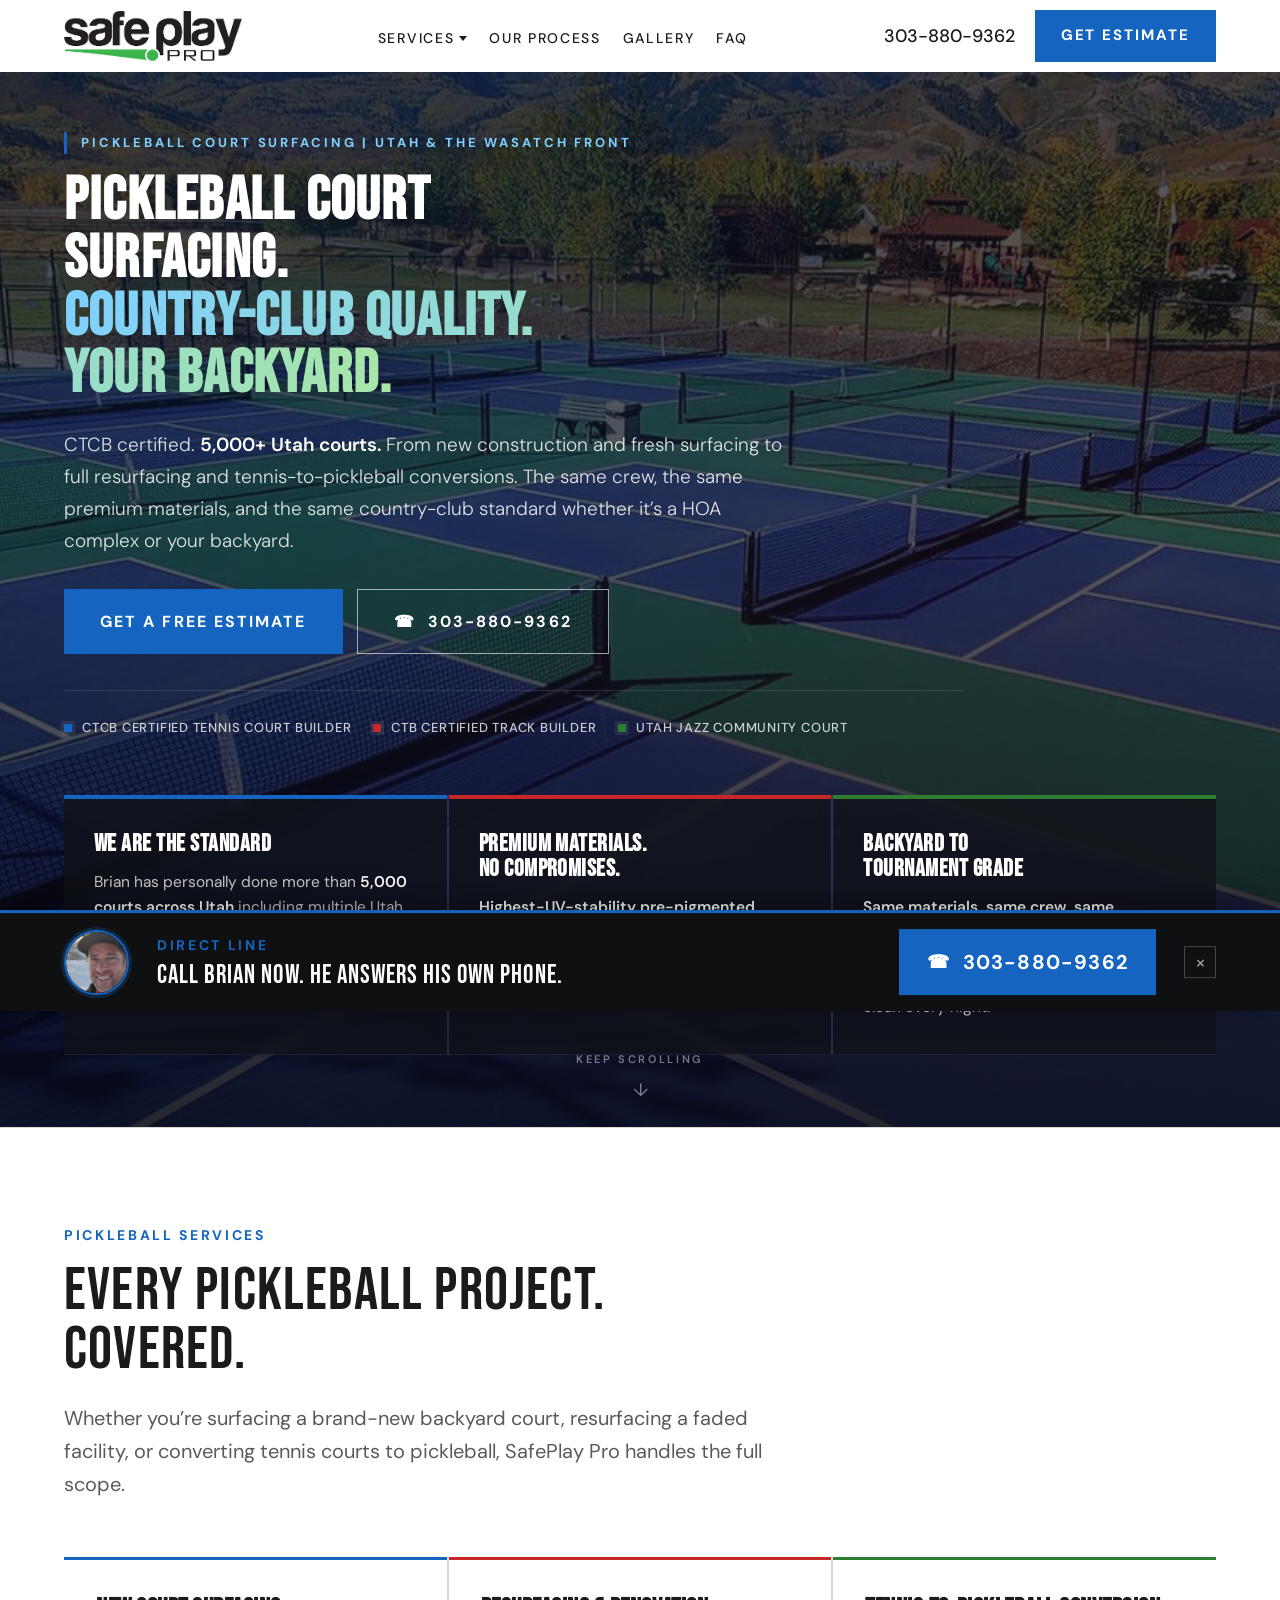
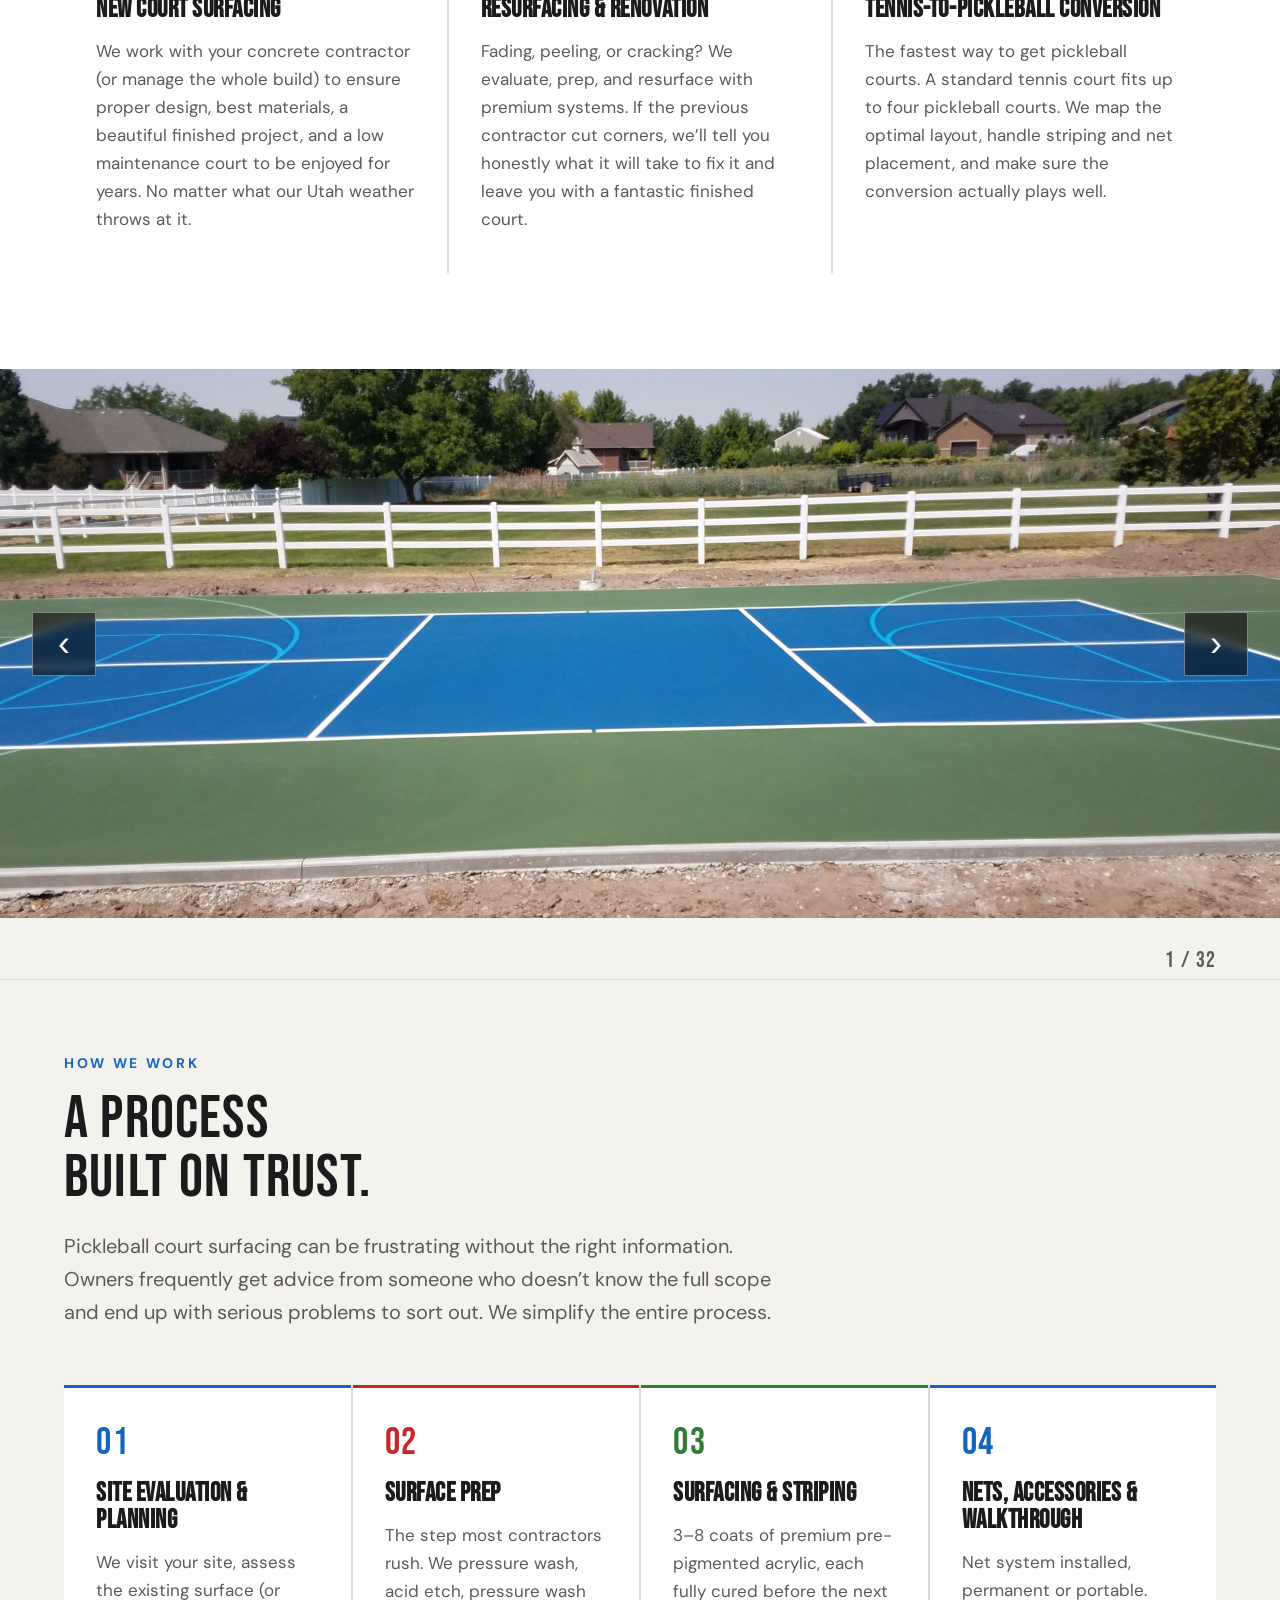
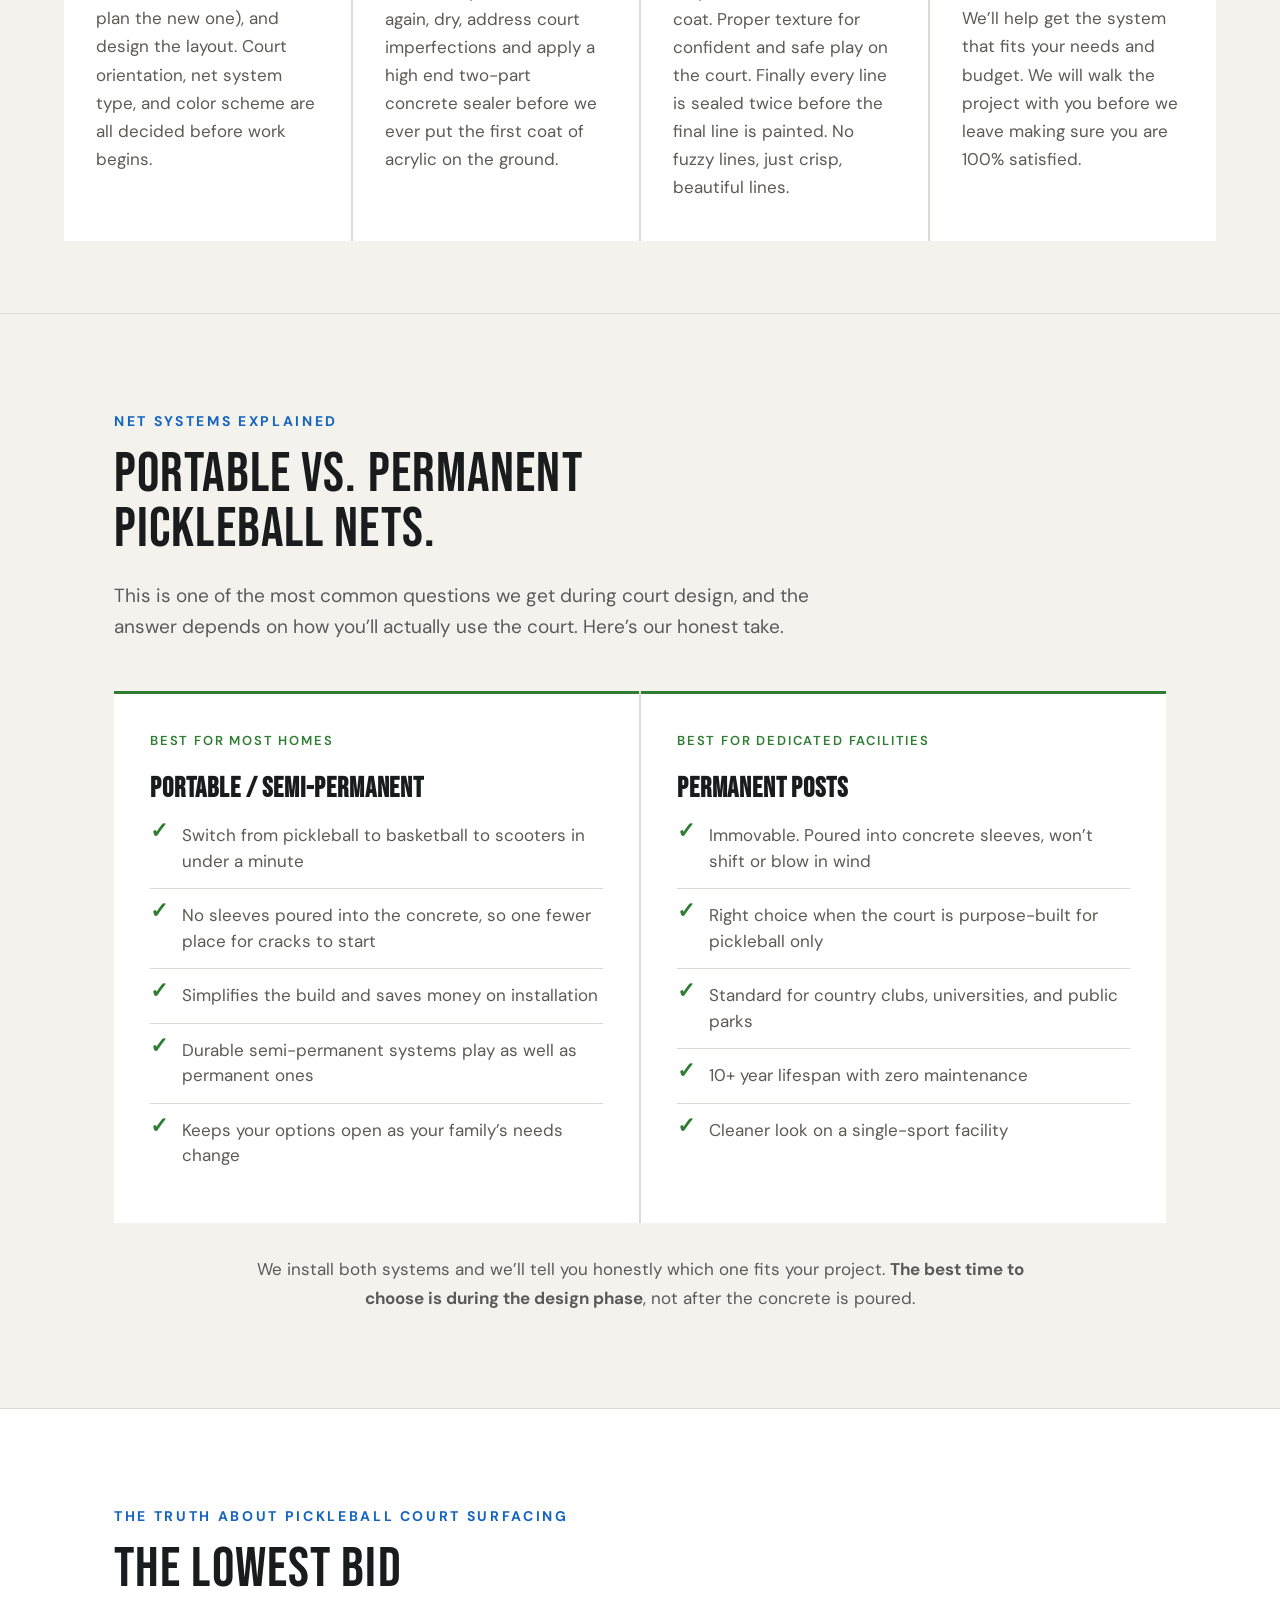
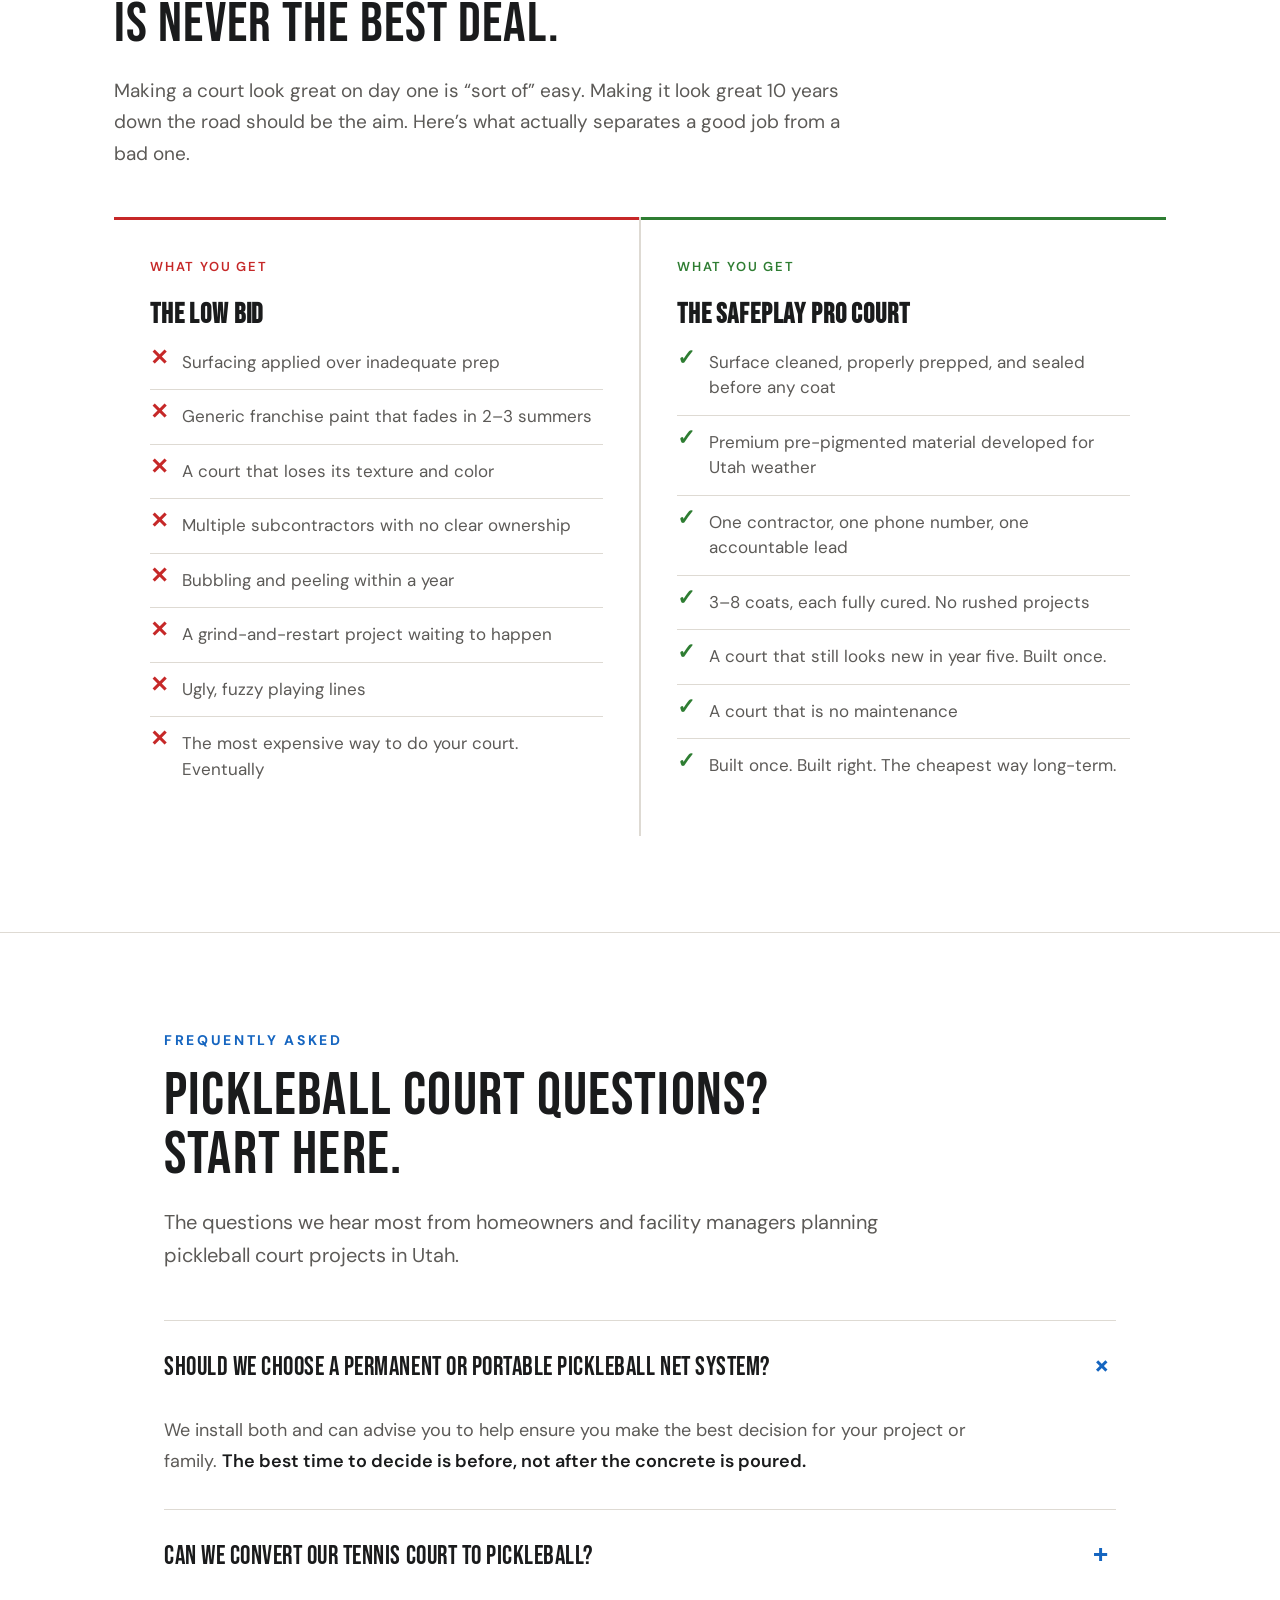
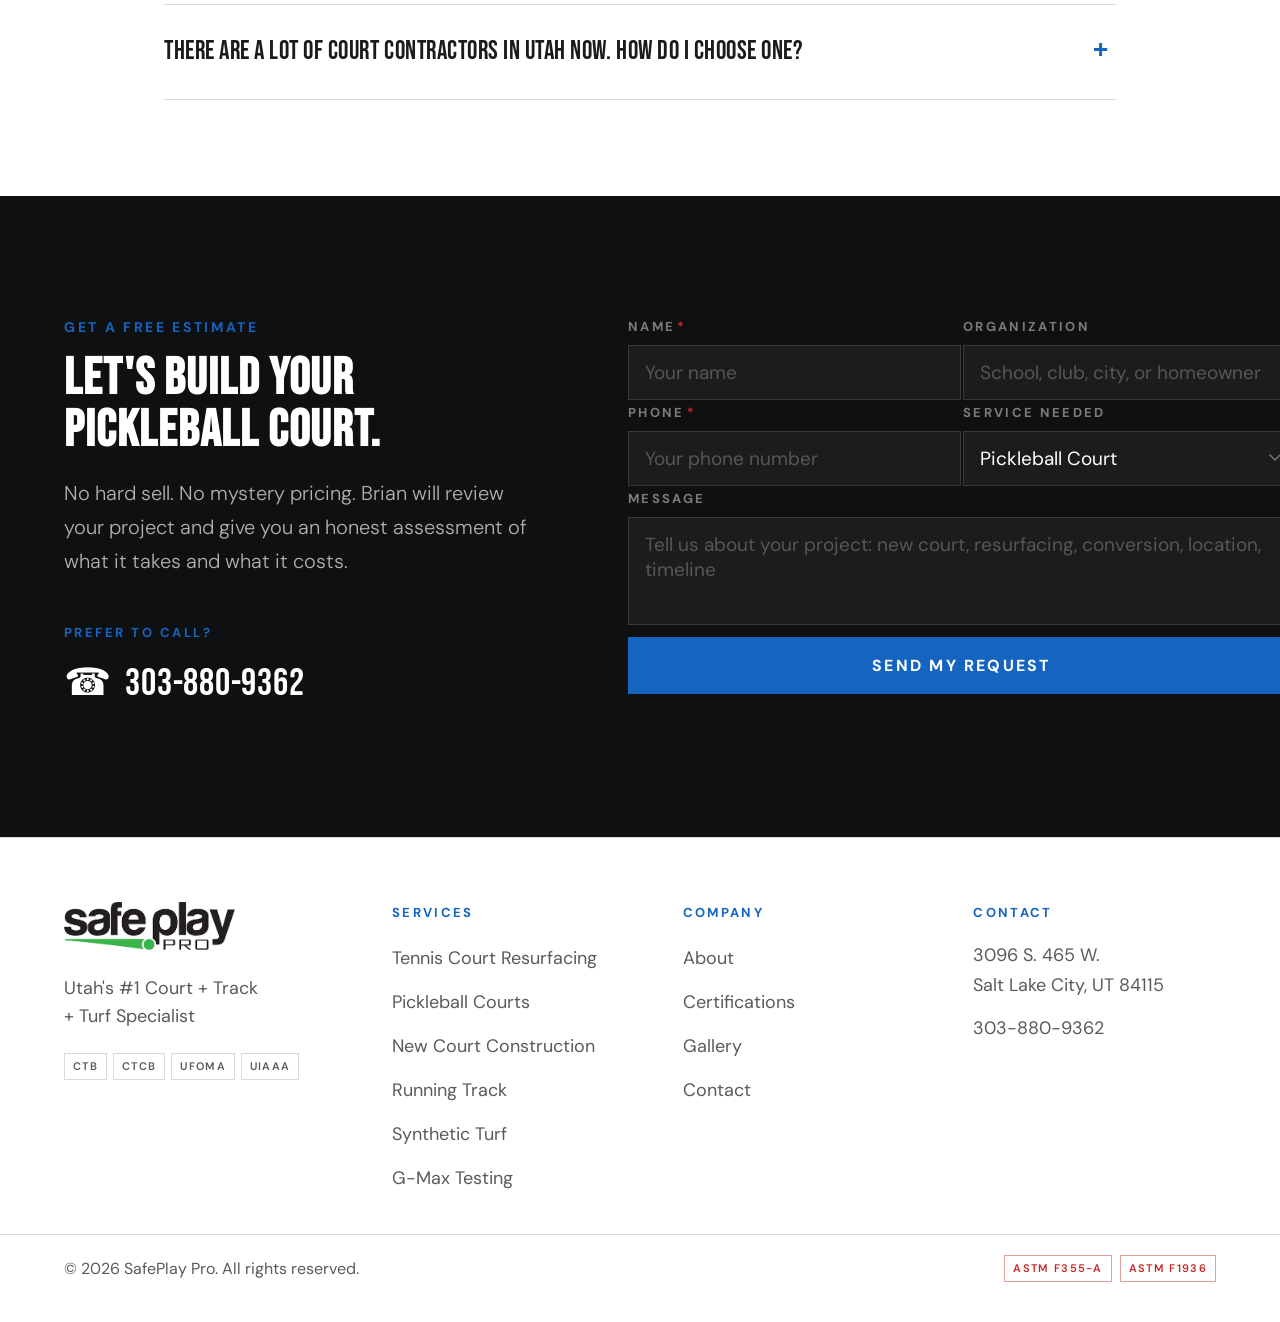
<file: pickleball-court-surfacing-utah.html>
<!DOCTYPE html>
<html lang="en">
<head>
<meta charset="UTF-8">
<meta name="viewport" content="width=device-width, initial-scale=1.0">
<link rel="stylesheet" href="https://widget.meetvolley.com/static/css/widget.css">
<script type="text/javascript" data-widget="https://api.meetvolley.com/api/public/get-widget/a24c3b4b-4cc4-4948-b268-8f60db51c22c" src="https://widget.meetvolley.com/widget.js"></script>
<title>Pickleball Court Surfacing Utah | Country-Club Quality | SafePlay Pro</title>
<meta name="description" content="Premium pickleball court surfacing, resurfacing, and construction in Utah. Backyard courts to tournament facilities. CTCB certified. 5,000+ courts. Salt Lake City, UT.">
<link rel="canonical" href="https://www.safeplaypro.com/pickleball-court-surfacing-utah.html">
<link rel="preconnect" href="https://fonts.googleapis.com">
<link rel="preconnect" href="https://fonts.gstatic.com" crossorigin>
<link href="https://fonts.googleapis.com/css2?family=Bebas+Neue&family=DM+Sans:opsz,wght@9..40,300;9..40,400;9..40,500;9..40,600;9..40,700&display=swap" rel="stylesheet">
<link rel="stylesheet" href="style.css?v=6">
</head>
<body>

<!-- ============================================================
     NAV
============================================================ -->
<nav id="nav" aria-label="Main navigation">
  <div class="nav-inner">
    <a href="index.html#hero" class="nav-logo"><img src="images/logo.png" alt="SafePlay Pro"></a>

    <ul class="nav-links">
      <li class="nav-dd">
        <button class="nav-dd-toggle" aria-expanded="false" aria-haspopup="true">Services</button>
        <div class="nav-dd-menu" role="menu">
          <div class="nav-dd-menu-inner">
            <a href="pickleball-court-surfacing-utah.html" role="menuitem">Pickleball Court Surfacing</a>
            <a href="tennis-court-resurfacing-utah.html" role="menuitem">Tennis Court Resurfacing</a>
            <a href="tennis-pickleball-court-construction-utah.html" role="menuitem">New Court Construction</a>
            <a href="running-track-maintenance-utah.html" role="menuitem">Running Track Maintenance</a>
            <a href="synthetic-turf-maintenance-utah.html" role="menuitem">Synthetic Turf Maintenance</a>
            <a href="gmax-testing-utah.html" role="menuitem">G-Max Testing</a>
          </div>
        </div>
      </li>
      <li><a href="index.html#process">Our Process</a></li>
      <li><a href="index.html#gallery">Gallery</a></li>
      <li><a href="index.html#faq">FAQ</a></li>
    </ul>

    <div class="nav-right">
      <a href="tel:3038809362" class="nav-phone nav-btn-desk">303-880-9362</a>
      <a href="#estimate" class="btn btn-blue nav-btn-desk">Get Estimate</a>
      <button class="nav-ham" id="ham" aria-label="Toggle menu" aria-expanded="false">
        <span></span><span></span><span></span>
      </button>
    </div>
  </div>
</nav>

<div id="nav-mobile" aria-label="Mobile navigation">
  <a href="pickleball-court-surfacing-utah.html">Pickleball Court Surfacing</a>
  <a href="tennis-court-resurfacing-utah.html">Tennis Court Resurfacing</a>
  <a href="tennis-pickleball-court-construction-utah.html">New Court Construction</a>
  <a href="running-track-maintenance-utah.html">Running Track Maintenance</a>
  <a href="synthetic-turf-maintenance-utah.html">Synthetic Turf Maintenance</a>
  <a href="gmax-testing-utah.html">G-Max Testing</a>
  <a href="index.html#process">Our Process</a>
  <a href="index.html#gallery">Gallery</a>
  <a href="index.html#faq">FAQ</a>
  <a href="tel:3038809362" class="mob-phone">&#9742;&nbsp; 303-880-9362</a>
  <a href="#estimate" class="btn btn-blue">Get a Free Estimate</a>
</div>

<!-- ============================================================
     HERO — Pickleball Surfacing landing-page variant
============================================================ -->
<section id="hero" class="hero-lp" style="background-image: url('images/optimized/willow-creek-park.jpg');" aria-labelledby="hero-heading">
  <div class="lp-hero-inner">
    <div class="lp-hero-hd">
      <span class="lp-eyebrow reveal">Pickleball Court Surfacing | Utah &amp; The Wasatch Front</span>
      <h1 class="lp-hero-h1 reveal" id="hero-heading" style="transition-delay:.06s">PICKLEBALL COURT<br>SURFACING.<br><span class="lp-hero-accent">COUNTRY-CLUB QUALITY.<br>YOUR BACKYARD.</span></h1>
      <p class="lp-hero-sub reveal" style="transition-delay:.12s">CTCB certified. <strong>5,000+ Utah courts.</strong> From new construction and fresh surfacing to full resurfacing and tennis-to-pickleball conversions. The same crew, the same premium materials, and the same country-club standard whether it&rsquo;s a HOA complex or your backyard.</p>
      <div class="hero-ctas reveal" style="transition-delay:.18s">
        <a href="#estimate" class="btn btn-blue-lg">Get a Free Estimate</a>
        <a href="tel:3038809362" class="btn btn-ghost-lg">&#9742;&nbsp; 303-880-9362</a>
      </div>
      <div class="lp-hero-chips reveal" style="transition-delay:.22s">
        <span class="lp-chip"><span class="lp-chip-dot lp-dot-blue"></span>CTCB Certified Tennis Court Builder</span>
        <span class="lp-chip"><span class="lp-chip-dot lp-dot-red"></span>CTB Certified Track Builder</span>
        <span class="lp-chip"><span class="lp-chip-dot lp-dot-green"></span>Utah Jazz Community Court</span>
      </div>
    </div>

    <div class="lp-hero-cards" aria-label="What sets us apart">
      <div class="lp-card lp-card-blue reveal">
        <h3 class="lp-name">We Are the Standard</h3>
        <p class="lp-body">Brian has personally done more than <strong>5,000 courts across Utah</strong> including multiple Utah Jazz community courts. When a country club or university wants pickleball done right, we&rsquo;re who they call.</p>
      </div>
      <div class="lp-card lp-card-red reveal" style="transition-delay:.08s">
        <h3 class="lp-name">Premium Materials.<br>No Compromises.</h3>
        <p class="lp-body"><strong>Highest-UV-stability pre-pigmented coatings</strong> built to hold color through Utah&rsquo;s brutal sun and freeze-thaw. No watered-down systems. No low-cost franchise paint.</p>
      </div>
      <div class="lp-card lp-card-green reveal" style="transition-delay:.16s">
        <h3 class="lp-name">Backyard to<br>Tournament Grade</h3>
        <p class="lp-body"><strong>Same materials, same crew, same attention to detail</strong> whether it&rsquo;s a residential backyard court or a 12-court tournament facility. Landscaping protected. Site left clean every night.</p>
      </div>
    </div>
  </div>
  <div class="lp-hero-scroll" aria-hidden="true">
    <span class="lp-hero-scroll-lbl">Keep Scrolling</span>
    <span class="lp-hero-scroll-arr">&#x2193;</span>
  </div>
</section>

<!-- ============================================================
     WHAT WE DO — Pickleball Services (3-col grid)
============================================================ -->
<section id="scope" aria-labelledby="scope-heading">
  <div class="process-inner">
    <div class="process-hd reveal">
      <span class="eyebrow">Pickleball Services</span>
      <h2 class="process-h2 bebas" id="scope-heading">EVERY PICKLEBALL PROJECT.<br>COVERED.</h2>
      <p class="process-lede">Whether you&rsquo;re surfacing a brand-new backyard court, resurfacing a faded facility, or converting tennis courts to pickleball, SafePlay Pro handles the full scope.</p>
    </div>

    <div class="process-grid cols-3 process-grid-colored">
      <div class="process-card pc-blue reveal">
        <h3 class="process-name">New Court Surfacing</h3>
        <p class="process-body">We work with your concrete contractor (or manage the whole build) to ensure proper design, best materials, a beautiful finished project, and a low maintenance court to be enjoyed for years. No matter what our Utah weather throws at it.</p>
      </div>
      <div class="process-card pc-red reveal" style="transition-delay:.08s">
        <h3 class="process-name">Resurfacing &amp; Renovation</h3>
        <p class="process-body">Fading, peeling, or cracking? We evaluate, prep, and resurface with premium systems. If the previous contractor cut corners, we&rsquo;ll tell you honestly what it will take to fix it and leave you with a fantastic finished court.</p>
      </div>
      <div class="process-card pc-green reveal" style="transition-delay:.16s">
        <h3 class="process-name">Tennis-to-Pickleball Conversion</h3>
        <p class="process-body">The fastest way to get pickleball courts. A standard tennis court fits up to four pickleball courts. We map the optimal layout, handle striping and net placement, and make sure the conversion actually plays well.</p>
      </div>
    </div>
  </div>
</section>

<!-- ============================================================
     COURT PHOTO — Full-width break
============================================================ -->
<section class="lp-photo-carousel" aria-label="Pickleball courts by SafePlay Pro" data-pc-images="20180726_121157.jpg,20180825_154611.jpg,20190713_134030.jpg,20190718_115212.jpg,20200506_151308.jpg,20200527_150152.jpg,20200603_162910.jpg,20200603_163004.jpg,20200702_143031.jpg,20200702_143114.jpg,20200709_131708.jpg,20200727_142914.jpg,20200806_144007.jpg,20200819_150545.jpg,20200826_130846.jpg,20200918_152228.jpg,20201006_153453.jpg,20210507_132424.jpg,20210514_152455.jpg,20210604_113355.jpg,20210609_140557.jpg,20210629_173906.jpg,20210910_133956.jpg,20220517_124539.jpg,20220617_141925.jpg,20230607_135933.jpg,20230622_103835.jpg,20230627_134512.jpg,20230706_153031.jpg,20230714_113108.jpg,20240620_125841.jpg,20240806_135346.jpg">
  <div class="fg-stage">
    <button type="button" class="fg-nav fg-prev pc-prev" aria-label="Previous image">&#8249;</button>
    <img class="fg-img pc-img" src="images/optimized/20180726_121157.jpg" alt="Pickleball court by SafePlay Pro" loading="lazy">
    <button type="button" class="fg-nav fg-next pc-next" aria-label="Next image">&#8250;</button>
  </div>
  <div class="fg-meta"><span class="fg-counter pc-counter">1 / 32</span></div>
</section>

<!-- ============================================================
     HOW WE WORK — Process (4-col)
============================================================ -->
<section id="process" aria-labelledby="process-heading">
  <div class="process-inner">
    <div class="process-hd reveal">
      <span class="eyebrow">How We Work</span>
      <h2 class="process-h2 bebas" id="process-heading">A PROCESS<br>BUILT ON TRUST.</h2>
      <p class="process-lede">Pickleball court surfacing can be frustrating without the right information. Owners frequently get advice from someone who doesn&rsquo;t know the full scope and end up with serious problems to sort out. We simplify the entire process.</p>
    </div>

    <div class="process-grid process-grid-colored">
      <div class="process-card pc-blue reveal">
        <div class="process-num">01</div>
        <h3 class="process-name">Site Evaluation &amp; Planning</h3>
        <p class="process-body">We visit your site, assess the existing surface (or plan the new one), and design the layout. Court orientation, net system type, and color scheme are all decided before work begins.</p>
      </div>
      <div class="process-card pc-red reveal" style="transition-delay:.08s">
        <div class="process-num">02</div>
        <h3 class="process-name">Surface Prep</h3>
        <p class="process-body">The step most contractors rush. We pressure wash, acid etch, pressure wash again, dry, address court imperfections and apply a high end two-part concrete sealer before we ever put the first coat of acrylic on the ground.</p>
      </div>
      <div class="process-card pc-green reveal" style="transition-delay:.16s">
        <div class="process-num">03</div>
        <h3 class="process-name">Surfacing &amp; Striping</h3>
        <p class="process-body">3&ndash;8 coats of premium pre-pigmented acrylic, each fully cured before the next coat. Proper texture for confident and safe play on the court. Finally every line is sealed twice before the final line is painted. No fuzzy lines, just crisp, beautiful lines.</p>
      </div>
      <div class="process-card pc-blue reveal" style="transition-delay:.24s">
        <div class="process-num">04</div>
        <h3 class="process-name">Nets, Accessories &amp; Walkthrough</h3>
        <p class="process-body">Net system installed, permanent or portable. We&rsquo;ll help get the system that fits your needs and budget. We will walk the project with you before we leave making sure you are 100% satisfied.</p>
      </div>
    </div>
  </div>
</section>

<!-- ============================================================
     PORTABLE VS PERMANENT NETS — Mini-explainer
============================================================ -->
<section id="netsystems" aria-labelledby="nets-heading">
  <div class="compare-inner">
    <div class="compare-hd reveal">
      <span class="eyebrow">Net Systems Explained</span>
      <h2 class="compare-h2 bebas" id="nets-heading">PORTABLE VS. PERMANENT<br>PICKLEBALL NETS.</h2>
      <p class="compare-lede">This is one of the most common questions we get during court design, and the answer depends on how you&rsquo;ll actually use the court. Here&rsquo;s our honest take.</p>
    </div>

    <div class="compare-grid">
      <div class="compare-card good reveal">
        <div class="compare-sub">Best For Most Homes</div>
        <h3 class="compare-h">Portable / Semi-Permanent</h3>
        <ul class="compare-list">
          <li>Switch from pickleball to basketball to scooters in under a minute</li>
          <li>No sleeves poured into the concrete, so one fewer place for cracks to start</li>
          <li>Simplifies the build and saves money on installation</li>
          <li>Durable semi-permanent systems play as well as permanent ones</li>
          <li>Keeps your options open as your family&rsquo;s needs change</li>
        </ul>
      </div>
      <div class="compare-card good reveal" style="transition-delay:.08s">
        <div class="compare-sub">Best For Dedicated Facilities</div>
        <h3 class="compare-h">Permanent Posts</h3>
        <ul class="compare-list">
          <li>Immovable. Poured into concrete sleeves, won&rsquo;t shift or blow in wind</li>
          <li>Right choice when the court is purpose-built for pickleball only</li>
          <li>Standard for country clubs, universities, and public parks</li>
          <li>10+ year lifespan with zero maintenance</li>
          <li>Cleaner look on a single-sport facility</li>
        </ul>
      </div>
    </div>
    <p style="max-width:820px;margin:32px auto 0;font-size:17px;line-height:1.7;color:var(--text-mid);text-align:center;">We install both systems and we&rsquo;ll tell you honestly which one fits your project. <strong>The best time to choose is during the design phase</strong>, not after the concrete is poured.</p>
  </div>
</section>

<!-- ============================================================
     PRICE VS VALUE — Compare grid
============================================================ -->
<section id="pricevalue" aria-labelledby="pv-heading">
  <div class="compare-inner">
    <div class="compare-hd reveal">
      <span class="eyebrow">The Truth About Pickleball Court Surfacing</span>
      <h2 class="compare-h2 bebas" id="pv-heading">THE LOWEST BID<br>IS NEVER THE BEST DEAL.</h2>
      <p class="compare-lede">Making a court look great on day one is &ldquo;sort of&rdquo; easy. Making it look great 10 years down the road should be the aim. Here&rsquo;s what actually separates a good job from a bad one.</p>
    </div>

    <div class="compare-grid">
      <div class="compare-card bad reveal">
        <div class="compare-sub">What You Get</div>
        <h3 class="compare-h">The Low Bid</h3>
        <ul class="compare-list">
          <li>Surfacing applied over inadequate prep</li>
          <li>Generic franchise paint that fades in 2&ndash;3 summers</li>
          <li>A court that loses its texture and color</li>
          <li>Multiple subcontractors with no clear ownership</li>
          <li>Bubbling and peeling within a year</li>
          <li>A grind-and-restart project waiting to happen</li>
          <li>Ugly, fuzzy playing lines</li>
          <li>The most expensive way to do your court. Eventually</li>
        </ul>
      </div>
      <div class="compare-card good reveal" style="transition-delay:.08s">
        <div class="compare-sub">What You Get</div>
        <h3 class="compare-h">The SafePlay Pro Court</h3>
        <ul class="compare-list">
          <li>Surface cleaned, properly prepped, and sealed before any coat</li>
          <li>Premium pre-pigmented material developed for Utah weather</li>
          <li>One contractor, one phone number, one accountable lead</li>
          <li>3&ndash;8 coats, each fully cured. No rushed projects</li>
          <li>A court that still looks new in year five. Built once.</li>
          <li>A court that is no maintenance</li>
          <li>Built once. Built right. The cheapest way long-term.</li>
        </ul>
      </div>
    </div>
  </div>
</section>

<!-- ============================================================
     FAQ — Pickleball-specific questions
============================================================ -->
<section id="faq" aria-labelledby="faq-heading">
  <div class="faq-inner">
    <div class="faq-hd reveal">
      <span class="eyebrow">Frequently Asked</span>
      <h2 class="faq-h2 bebas" id="faq-heading">PICKLEBALL COURT QUESTIONS?<br>START HERE.</h2>
      <p class="faq-lede">The questions we hear most from homeowners and facility managers planning pickleball court projects in Utah.</p>
    </div>

    <div class="faq-list">
      <details class="faq-item reveal" open>
        <summary>
          <span class="faq-q">Should we choose a permanent or portable pickleball net system?</span>
          <span class="faq-toggle" aria-hidden="true">+</span>
        </summary>
        <div class="faq-a">
          <p>We install both and can advise you to help ensure you make the best decision for your project or family. <strong>The best time to decide is before, not after the concrete is poured.</strong></p>
        </div>
      </details>

      <details class="faq-item reveal" style="transition-delay:.12s">
        <summary>
          <span class="faq-q">Can we convert our tennis court to pickleball?</span>
          <span class="faq-toggle" aria-hidden="true">+</span>
        </summary>
        <div class="faq-a">
          <p><strong>Almost always yes</strong>, and it&rsquo;s the fastest, most affordable way to get pickleball courts. A standard tennis court fits up to four pickleball courts depending on size, fence layout, and surface type.</p>
          <p>Dimensions, net post placement, player run-off zones, and concrete condition all need evaluation. We&rsquo;ll map the optimal layout and tell you honestly what fits, and what doesn&rsquo;t.</p>
        </div>
      </details>

      <details class="faq-item reveal" style="transition-delay:.18s">
        <summary>
          <span class="faq-q">There are a lot of court contractors in Utah now. How do I choose one?</span>
          <span class="faq-toggle" aria-hidden="true">+</span>
        </summary>
        <div class="faq-a">
          <p>Five years ago there were four real court contractors in Utah. Today there are dozens of , and very little real experience behind most of them. Here are the questions that separate the pros from the pretenders:</p>
          <ul class="faq-causes">
            <li><strong>How many years have you actually been building courts in Utah?</strong> Not how long the website , but how many seasons of crews on courts.</li>
            <li><strong>What materials do you use, and are they pre-pigmented or mixed on site?</strong> Pre-pigmented systems hold color far longer.</li>
            <li><strong>Will you manage the concrete coordination or just show up to paint?</strong> A court is only as good as the slab underneath it.</li>
            <li><strong>What&rsquo;s your warranty, and will you still be in business to honor it?</strong></li>
          </ul>
          <p><strong>One thing worth knowing:</strong> Utah has a local franchise that sells low-cost court paint to anyone who  with no qualifications, no training. That&rsquo;s the single biggest reason there are so many &ldquo;court contractors&rdquo; now, and it&rsquo;s the single biggest reason we get called to tear out failed courts and start over. <strong>Ask what brand of materials your contractor uses, and ask why.</strong></p>
        </div>
      </details>
    </div>
  </div>
</section>

<!-- ============================================================
     ESTIMATE FORM — Dark Section
============================================================ -->
<section id="estimate" aria-labelledby="est-heading">
  <div class="est-inner">
    <div class="reveal">
      <span class="eyebrow">Get a Free Estimate</span>
      <h2 class="est-h2" id="est-heading">LET'S BUILD YOUR<br>PICKLEBALL COURT.</h2>
      <p class="est-body">No hard sell. No mystery pricing. Brian will review your project and give you an honest assessment of what it takes and what it costs.</p>
      <span class="est-phone-lbl">Prefer to call?</span>
      <a href="tel:3038809362" class="est-phone">&#9742;&nbsp; 303-880-9362</a>
    </div>

    <div class="reveal" style="transition-delay:.14s">
      <form id="est-form" action="#" method="POST" novalidate>
        <div class="fgrid">
          <div class="ffield">
            <label class="flabel" for="f-name">Name<span class="req">*</span></label>
            <input class="finput" type="text" id="f-name" name="name" required placeholder="Your name">
          </div>
          <div class="ffield">
            <label class="flabel" for="f-org">Organization</label>
            <input class="finput" type="text" id="f-org" name="org" placeholder="School, club, city, or homeowner">
          </div>
          <div class="ffield">
            <label class="flabel" for="f-phone">Phone<span class="req">*</span></label>
            <input class="finput" type="tel" id="f-phone" name="phone" required placeholder="Your phone number">
          </div>
          <div class="ffield">
            <label class="flabel" for="f-service">Service Needed</label>
            <select class="fselect" id="f-service" name="service">
              <option value="" disabled>Select a service</option>
              <option value="resurface">Tennis Court Resurfacing</option>
              <option value="construction">New Court Construction</option>
              <option value="pickleball" selected>Pickleball Court</option>
              <option value="track">Running Track</option>
              <option value="turf">Synthetic Turf</option>
              <option value="gmax">G-Max Testing</option>
              <option value="other">Other</option>
            </select>
          </div>
          <div class="ffield fw">
            <label class="flabel" for="f-msg">Message</label>
            <textarea class="ftextarea" id="f-msg" name="message" placeholder="Tell us about your project: new court, resurfacing, conversion, location, timeline"></textarea>
          </div>
          <button type="submit" class="fsubmit" id="fsubmit">Send My Request</button>
        </div>
      </form>
    </div>
  </div>
</section>

<!-- ============================================================
     FOOTER
============================================================ -->
<footer id="footer" aria-label="Site footer">
  <div class="foot-inner">
    <div>
      <a href="index.html#hero" class="foot-logo" aria-label="SafePlay Pro home"><img src="images/logo.png" alt="SafePlay Pro"></a>
      <p class="foot-tag">Utah's #1 Court + Track<br>+ Turf Specialist</p>
      <div class="foot-chips">
        <span class="fchip">CTB</span>
        <span class="fchip">CTCB</span>
        <span class="fchip">UFOMA</span>
        <span class="fchip">UIAAA</span>
      </div>
    </div>
    <div>
      <span class="fcol-lbl">Services</span>
      <ul class="flinks">
        <li><a href="tennis-court-resurfacing-utah.html">Tennis Court Resurfacing</a></li>
        <li><a href="pickleball-court-surfacing-utah.html">Pickleball Courts</a></li>
        <li><a href="tennis-pickleball-court-construction-utah.html">New Court Construction</a></li>
        <li><a href="running-track-maintenance-utah.html">Running Track</a></li>
        <li><a href="synthetic-turf-maintenance-utah.html">Synthetic Turf</a></li>
        <li><a href="gmax-testing-utah.html">G-Max Testing</a></li>
      </ul>
    </div>
    <div>
      <span class="fcol-lbl">Company</span>
      <ul class="flinks">
        <li><a href="index.html#testimonials">About</a></li>
        <li><a href="index.html#certs">Certifications</a></li>
        <li><a href="index.html#gallery">Gallery</a></li>
        <li><a href="#estimate">Contact</a></li>
      </ul>
    </div>
    <div>
      <span class="fcol-lbl">Contact</span>
      <div class="fcontact-line">3096 S. 465 W.<br>Salt Lake City, UT 84115</div>
      <div class="fcontact-line" style="margin-top:12px;"><a href="tel:3038809362">303-880-9362</a></div>
    </div>
  </div>
  <div class="foot-bottom">
    <span class="foot-copy">&copy; 2026 SafePlay Pro. All rights reserved.</span>
    <div class="astm-chips">
      <span class="achip">ASTM F355-A</span>
      <span class="achip">ASTM F1936</span>
    </div>
  </div>
</footer>

<!-- ============================================================
     STICKY CALL BAR
============================================================ -->
<aside class="sticky-call" id="sticky-call" aria-hidden="true">
  <div class="sticky-call-inner">
    <div class="sticky-call-avatar"><img src="images/optimized/brian-headshot.png" alt="Brian — SafePlay Pro" width="52" height="52"></div>
    <div class="sticky-call-text">
      <span class="sticky-call-eyebrow">Direct Line</span>
      <span class="sticky-call-headline">Call Brian Now. He answers his own phone.</span>
    </div>
    <a href="tel:3038809362" class="sticky-call-cta">
      <span class="sticky-call-icon" aria-hidden="true">&#9742;</span>
      <span class="sticky-call-num">303-880-9362</span>
    </a>
    <button type="button" class="sticky-call-close" id="sticky-call-close" aria-label="Dismiss call bar">&times;</button>
  </div>
</aside>

<script src="main.js?v=6"></script>
</body>
</html>
</file>
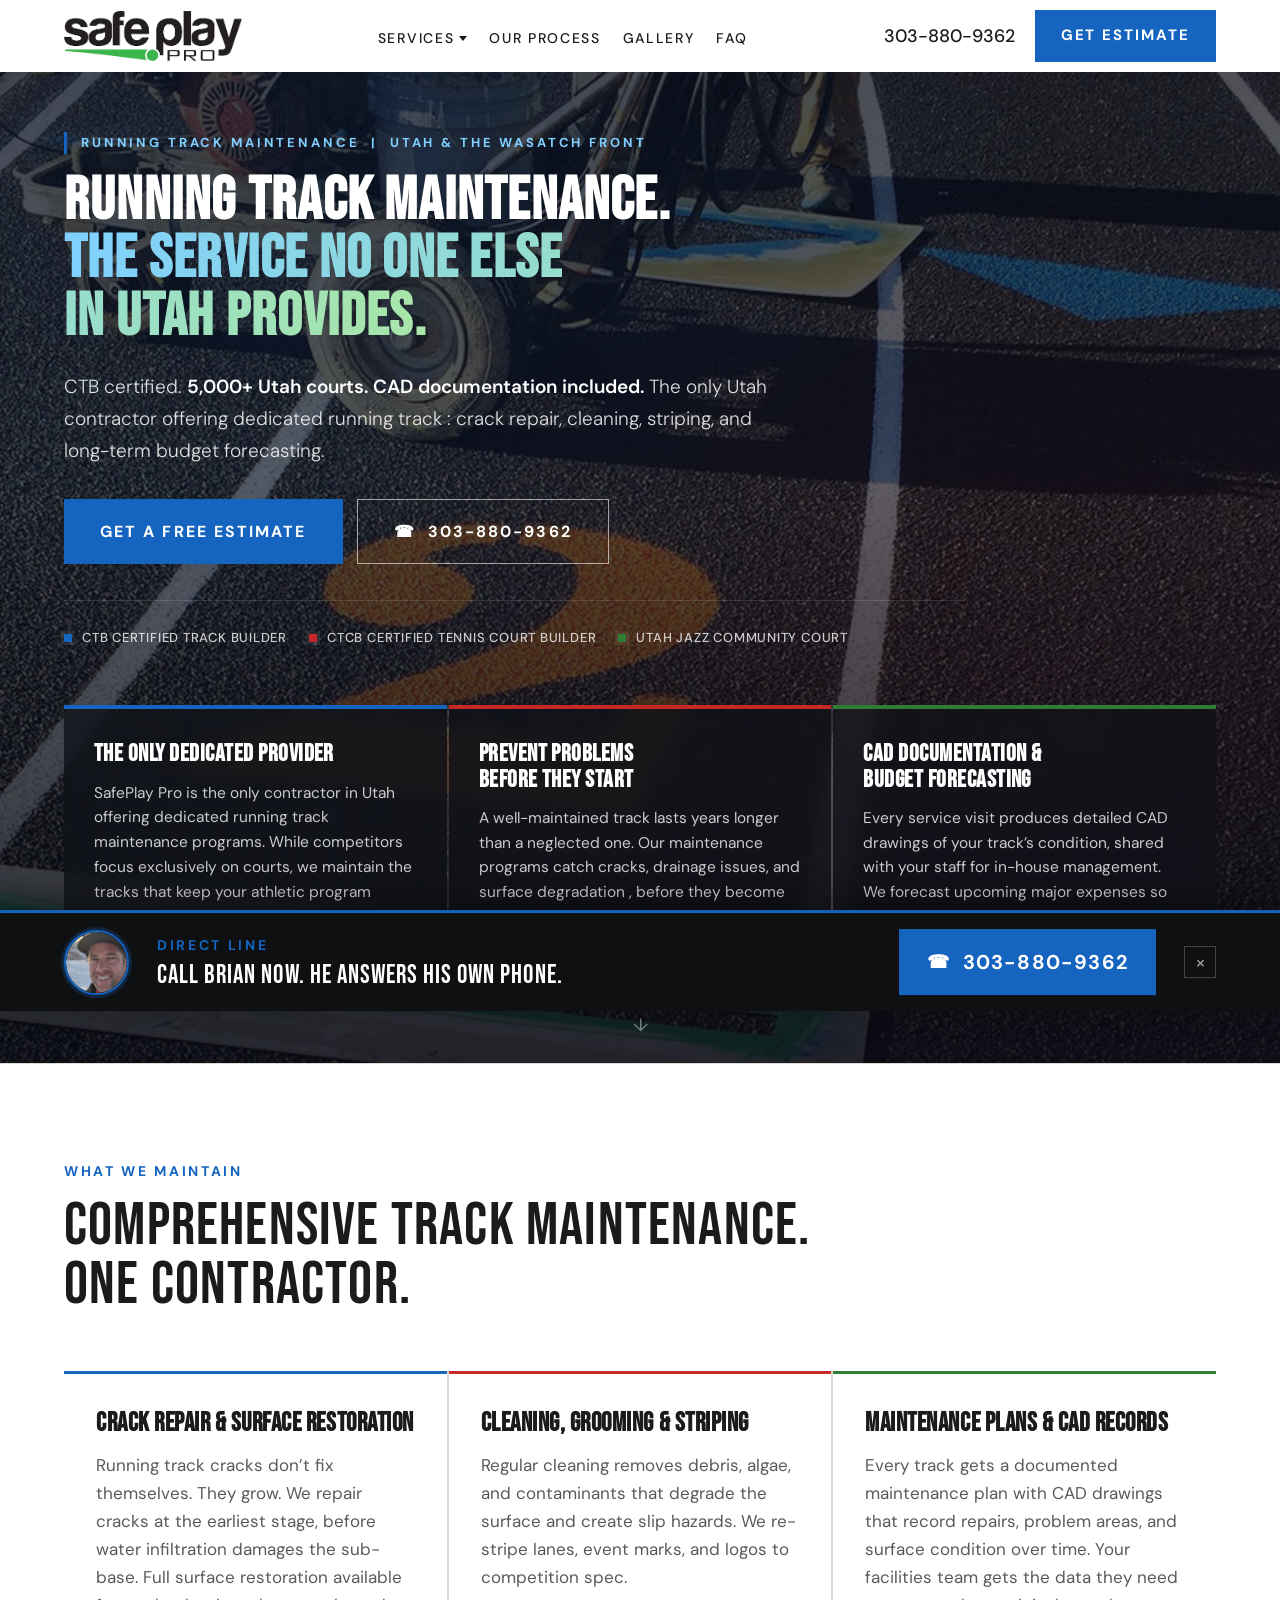
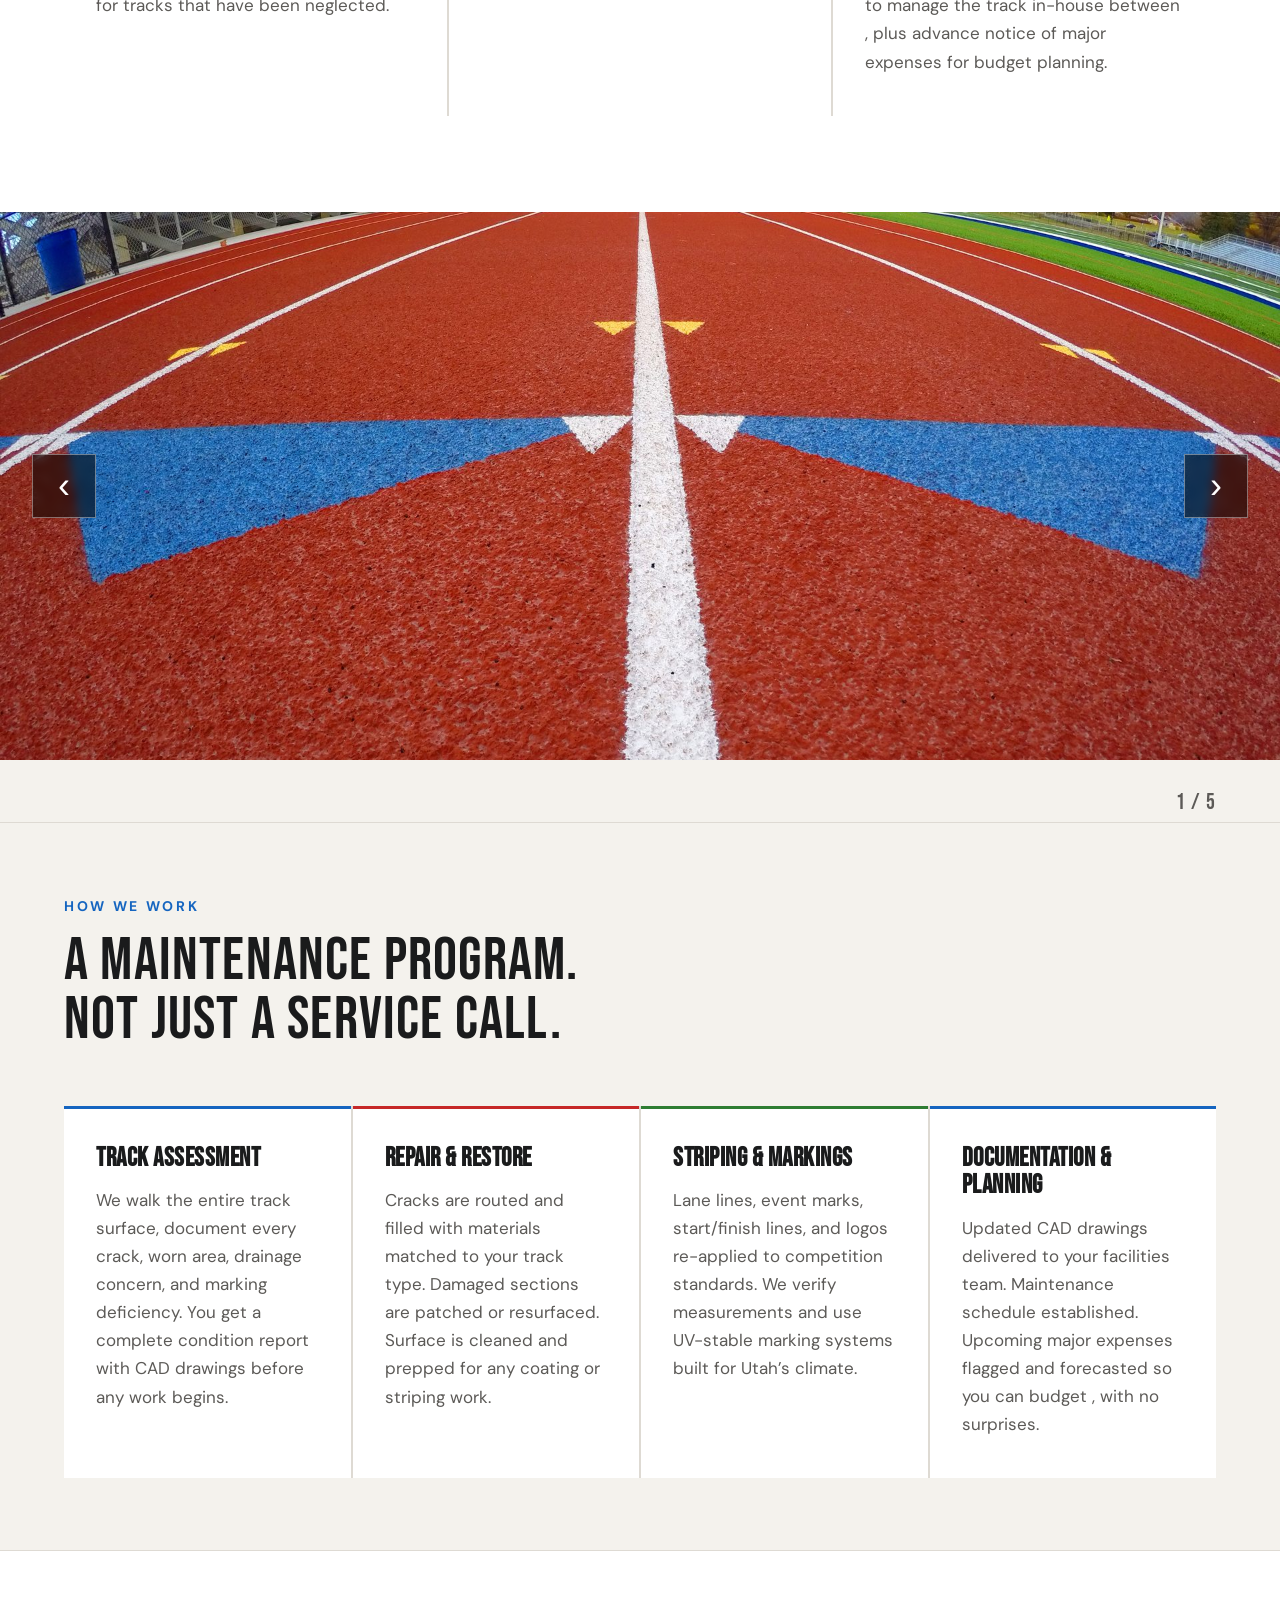
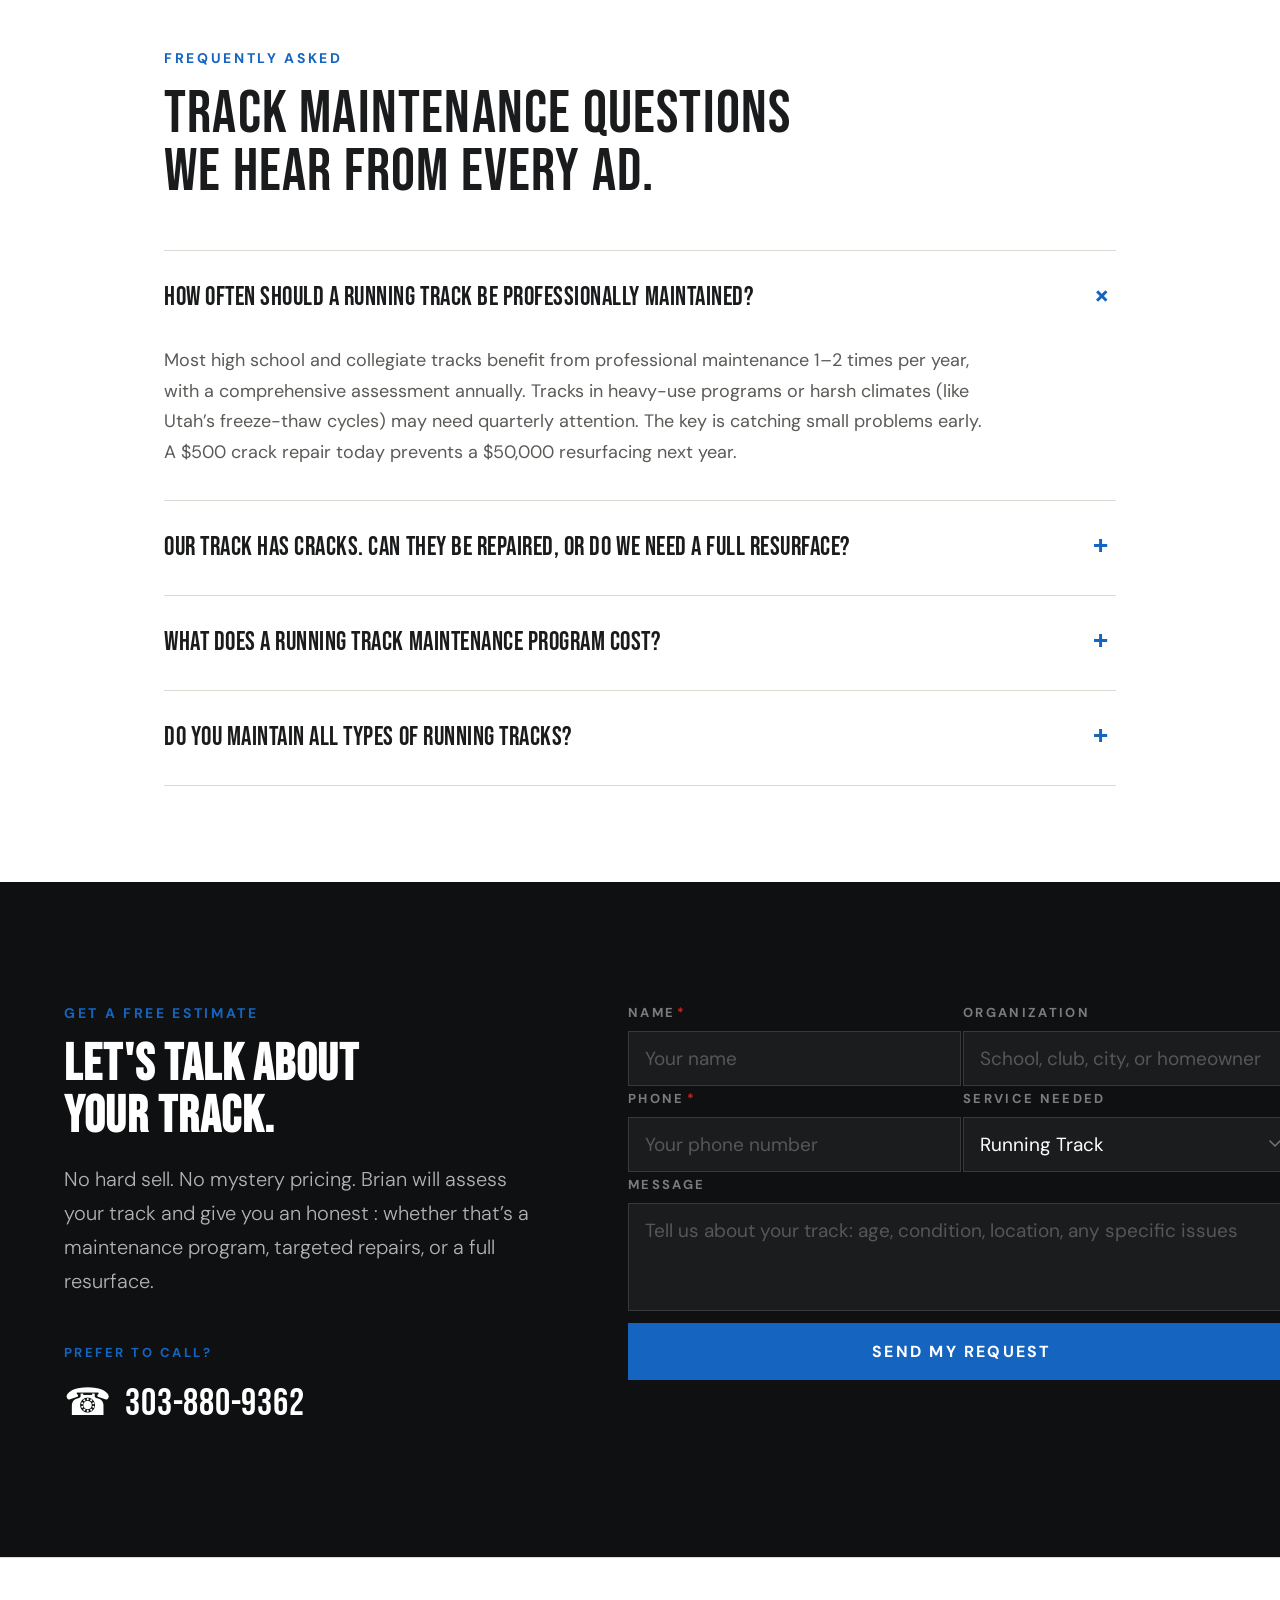
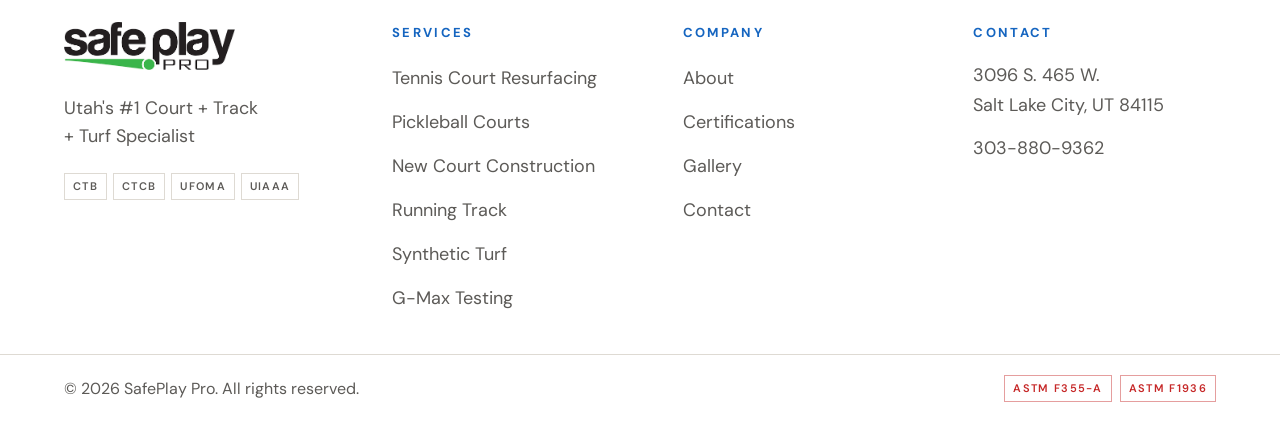
<file: running-track-maintenance-utah.html>
<!DOCTYPE html>
<html lang="en">
<head>
<meta charset="UTF-8">
<meta name="viewport" content="width=device-width, initial-scale=1.0">
<link rel="stylesheet" href="https://widget.meetvolley.com/static/css/widget.css">
<script type="text/javascript" data-widget="https://api.meetvolley.com/api/public/get-widget/a24c3b4b-4cc4-4948-b268-8f60db51c22c" src="https://widget.meetvolley.com/widget.js"></script>
<title>Running Track Maintenance Utah | CTB Certified | SafePlay Pro</title>
<meta name="description" content="Professional running track maintenance in Utah. Crack repair, cleaning, striping, CAD documentation, and budget forecasting. CTB certified. The only dedicated track maintenance provider in Utah.">
<link rel="canonical" href="https://www.safeplaypro.com/running-track-maintenance-utah.html">
<link rel="preconnect" href="https://fonts.googleapis.com">
<link rel="preconnect" href="https://fonts.gstatic.com" crossorigin>
<link href="https://fonts.googleapis.com/css2?family=Bebas+Neue&family=DM+Sans:opsz,wght@9..40,300;9..40,400;9..40,500;9..40,600;9..40,700&display=swap" rel="stylesheet">
<link rel="stylesheet" href="style.css?v=6">
</head>
<body>

<!-- ============================================================
     NAV
============================================================ -->
<nav id="nav" aria-label="Main navigation">
  <div class="nav-inner">
    <a href="index.html#hero" class="nav-logo"><img src="images/logo.png" alt="SafePlay Pro"></a>

    <ul class="nav-links">
      <li class="nav-dd">
        <button class="nav-dd-toggle" aria-expanded="false" aria-haspopup="true">Services</button>
        <div class="nav-dd-menu" role="menu">
          <div class="nav-dd-menu-inner">
            <a href="pickleball-court-surfacing-utah.html" role="menuitem">Pickleball Court Surfacing</a>
            <a href="tennis-court-resurfacing-utah.html" role="menuitem">Tennis Court Resurfacing</a>
            <a href="tennis-pickleball-court-construction-utah.html" role="menuitem">New Court Construction</a>
            <a href="running-track-maintenance-utah.html" role="menuitem">Running Track Maintenance</a>
            <a href="synthetic-turf-maintenance-utah.html" role="menuitem">Synthetic Turf Maintenance</a>
            <a href="gmax-testing-utah.html" role="menuitem">G-Max Testing</a>
          </div>
        </div>
      </li>
      <li><a href="index.html#process">Our Process</a></li>
      <li><a href="index.html#gallery">Gallery</a></li>
      <li><a href="index.html#faq">FAQ</a></li>
    </ul>

    <div class="nav-right">
      <a href="tel:3038809362" class="nav-phone nav-btn-desk">303-880-9362</a>
      <a href="#estimate" class="btn btn-blue nav-btn-desk">Get Estimate</a>
      <button class="nav-ham" id="ham" aria-label="Toggle menu" aria-expanded="false">
        <span></span><span></span><span></span>
      </button>
    </div>
  </div>
</nav>

<div id="nav-mobile" aria-label="Mobile navigation">
  <a href="pickleball-court-surfacing-utah.html">Pickleball Court Surfacing</a>
  <a href="tennis-court-resurfacing-utah.html">Tennis Court Resurfacing</a>
  <a href="tennis-pickleball-court-construction-utah.html">New Court Construction</a>
  <a href="running-track-maintenance-utah.html">Running Track Maintenance</a>
  <a href="synthetic-turf-maintenance-utah.html">Synthetic Turf Maintenance</a>
  <a href="gmax-testing-utah.html">G-Max Testing</a>
  <a href="index.html#process">Our Process</a>
  <a href="index.html#gallery">Gallery</a>
  <a href="index.html#faq">FAQ</a>
  <a href="tel:3038809362" class="mob-phone">&#9742;&nbsp; 303-880-9362</a>
  <a href="#estimate" class="btn btn-blue">Get a Free Estimate</a>
</div>

<!-- ============================================================
     HERO — Landing-page variant
============================================================ -->
<section id="hero" class="hero-lp" style="background-image: url('images/optimized/track-striping.jpg');" aria-labelledby="hero-heading">
  <div class="lp-hero-inner">
    <div class="lp-hero-hd">
      <span class="lp-eyebrow reveal">Running Track Maintenance &nbsp;|&nbsp; Utah &amp; The Wasatch Front</span>
      <h1 class="lp-hero-h1 reveal" id="hero-heading" style="transition-delay:.06s">RUNNING TRACK MAINTENANCE.<br><span class="lp-hero-accent">THE SERVICE NO ONE ELSE<br>IN UTAH PROVIDES.</span></h1>
      <p class="lp-hero-sub reveal" style="transition-delay:.12s">CTB certified. <strong>5,000+ Utah courts. CAD documentation included.</strong> The only Utah contractor offering dedicated running track : crack repair, cleaning, striping, and long-term budget forecasting.</p>
      <div class="hero-ctas reveal" style="transition-delay:.18s">
        <a href="#estimate" class="btn btn-blue-lg">Get a Free Estimate</a>
        <a href="tel:3038809362" class="btn btn-ghost-lg">&#9742;&nbsp; 303-880-9362</a>
      </div>
      <div class="lp-hero-chips reveal" style="transition-delay:.22s">
        <span class="lp-chip"><span class="lp-chip-dot lp-dot-blue"></span>CTB Certified Track Builder</span>
        <span class="lp-chip"><span class="lp-chip-dot lp-dot-red"></span>CTCB Certified Tennis Court Builder</span>
        <span class="lp-chip"><span class="lp-chip-dot lp-dot-green"></span>Utah Jazz Community Court</span>
      </div>
    </div>

    <div class="lp-hero-cards" aria-label="What sets us apart">
      <div class="lp-card lp-card-blue reveal">
        <h3 class="lp-name">The Only Dedicated Provider</h3>
        <p class="lp-body">SafePlay Pro is the only contractor in Utah offering dedicated running track maintenance programs. While competitors focus exclusively on courts, we maintain the tracks that keep your athletic program running. Literally..</p>
      </div>
      <div class="lp-card lp-card-red reveal" style="transition-delay:.08s">
        <h3 class="lp-name">Prevent Problems<br>Before They Start</h3>
        <p class="lp-body">A well-maintained track lasts years longer than a neglected one. Our maintenance programs catch cracks, drainage issues, and surface degradation , before they become emergency repairs that blow your budget.</p>
      </div>
      <div class="lp-card lp-card-green reveal" style="transition-delay:.16s">
        <h3 class="lp-name">CAD Documentation &amp;<br>Budget Forecasting</h3>
        <p class="lp-body">Every service visit produces detailed CAD drawings of your track&rsquo;s condition, shared with your staff for in-house management. We forecast upcoming major expenses so you can budget ahead instead of scrambling.</p>
      </div>
    </div>
  </div>
  <div class="lp-hero-scroll" aria-hidden="true">
    <span class="lp-hero-scroll-lbl">Keep Scrolling</span>
    <span class="lp-hero-scroll-arr">&#x2193;</span>
  </div>
</section>

<!-- ============================================================
     WHAT WE MAINTAIN — Service scope (3-col grid)
============================================================ -->
<section id="scope" aria-labelledby="scope-heading">
  <div class="process-inner">
    <div class="process-hd reveal">
      <span class="eyebrow">What We Maintain</span>
      <h2 class="process-h2 bebas" id="scope-heading">COMPREHENSIVE TRACK MAINTENANCE.<br>ONE CONTRACTOR.</h2>
    </div>

    <div class="process-grid cols-3 process-grid-colored">
      <div class="process-card pc-blue reveal">
        <h3 class="process-name">Crack Repair &amp; Surface Restoration</h3>
        <p class="process-body">Running track cracks don&rsquo;t fix themselves. They grow. We repair cracks at the earliest stage, before water infiltration damages the sub-base. Full surface restoration available for tracks that have been neglected.</p>
      </div>
      <div class="process-card pc-red reveal" style="transition-delay:.08s">
        <h3 class="process-name">Cleaning, Grooming &amp; Striping</h3>
        <p class="process-body">Regular cleaning removes debris, algae, and contaminants that degrade the surface and create slip hazards. We re-stripe lanes, event marks, and logos to competition spec.</p>
      </div>
      <div class="process-card pc-green reveal" style="transition-delay:.16s">
        <h3 class="process-name">Maintenance Plans &amp; CAD Records</h3>
        <p class="process-body">Every track gets a documented maintenance plan with CAD drawings that record repairs, problem areas, and surface condition over time. Your facilities team gets the data they need to manage the track in-house between , plus advance notice of major expenses for budget planning.</p>
      </div>
    </div>
  </div>
</section>

<!-- ============================================================
     TRACK PHOTO — Full-width break
============================================================ -->
<section class="lp-photo-carousel" aria-label="Running tracks by SafePlay Pro" data-pc-images="red-track-1.jpg,finish-line.jpg,red-track-with-lines.jpg,track-mark-2.jpg,20170801-181213.jpg">
  <div class="fg-stage">
    <button type="button" class="fg-nav fg-prev pc-prev" aria-label="Previous image">&#8249;</button>
    <img class="fg-img pc-img loaded" src="images/optimized/red-track-1.jpg" alt="Running track by SafePlay Pro" loading="lazy">
    <button type="button" class="fg-nav fg-next pc-next" aria-label="Next image">&#8250;</button>
  </div>
  <div class="fg-meta"><span class="fg-counter pc-counter">1 / 5</span></div>
</section>

<!-- ============================================================
     HOW WE WORK — Process (4-col)
============================================================ -->
<section id="process" aria-labelledby="process-heading">
  <div class="process-inner">
    <div class="process-hd reveal">
      <span class="eyebrow">How We Work</span>
      <h2 class="process-h2 bebas" id="process-heading">A MAINTENANCE PROGRAM.<br>NOT JUST A SERVICE CALL.</h2>
    </div>

    <div class="process-grid process-grid-colored">
      <div class="process-card pc-blue reveal">
        <h3 class="process-name">Track Assessment</h3>
        <p class="process-body">We walk the entire track surface, document every crack, worn area, drainage concern, and marking deficiency. You get a complete condition report with CAD drawings before any work begins.</p>
      </div>
      <div class="process-card pc-red reveal" style="transition-delay:.08s">
        <h3 class="process-name">Repair &amp; Restore</h3>
        <p class="process-body">Cracks are routed and filled with materials matched to your track type. Damaged sections are patched or resurfaced. Surface is cleaned and prepped for any coating or striping work.</p>
      </div>
      <div class="process-card pc-green reveal" style="transition-delay:.16s">
        <h3 class="process-name">Striping &amp; Markings</h3>
        <p class="process-body">Lane lines, event marks, start/finish lines, and logos re-applied to competition standards. We verify measurements and use UV-stable marking systems built for Utah&rsquo;s climate.</p>
      </div>
      <div class="process-card pc-blue reveal" style="transition-delay:.24s">
        <h3 class="process-name">Documentation &amp; Planning</h3>
        <p class="process-body">Updated CAD drawings delivered to your facilities team. Maintenance schedule established. Upcoming major expenses flagged and forecasted so you can budget , with no surprises.</p>
      </div>
    </div>
  </div>
</section>

<!-- ============================================================
     FAQ
============================================================ -->
<section id="faq" aria-labelledby="faq-heading">
  <div class="faq-inner">
    <div class="faq-hd reveal">
      <span class="eyebrow">Frequently Asked</span>
      <h2 class="faq-h2 bebas" id="faq-heading">TRACK MAINTENANCE QUESTIONS<br>WE HEAR FROM EVERY AD.</h2>
    </div>

    <div class="faq-list">
      <details class="faq-item reveal" open>
        <summary>
          <span class="faq-q">How often should a running track be professionally maintained?</span>
          <span class="faq-toggle" aria-hidden="true">+</span>
        </summary>
        <div class="faq-a">
          <p>Most high school and collegiate tracks benefit from professional maintenance 1&ndash;2 times per year, with a comprehensive assessment annually. Tracks in heavy-use programs or harsh climates (like Utah&rsquo;s freeze-thaw cycles) may need quarterly attention. The key is catching small problems early. A $500 crack repair today prevents a $50,000 resurfacing next year.</p>
        </div>
      </details>

      <details class="faq-item reveal">
        <summary>
          <span class="faq-q">Our track has cracks. Can they be repaired, or do we need a full resurface?</span>
          <span class="faq-toggle" aria-hidden="true">+</span>
        </summary>
        <div class="faq-a">
          <p>It depends on the depth, width, and pattern. Hairline cracks and isolated surface cracks are almost always repairable at a fraction of the cost of resurfacing. Deep structural cracks that reach the sub-base, or widespread cracking across the entire surface, may indicate the track needs a full resurface. We&rsquo;ll tell you honestly which category your track falls into. We don&rsquo;t upsell resurfacing when repair will do the job.</p>
        </div>
      </details>

      <details class="faq-item reveal">
        <summary>
          <span class="faq-q">What does a running track maintenance program cost?</span>
          <span class="faq-toggle" aria-hidden="true">+</span>
        </summary>
        <div class="faq-a">
          <p>Annual maintenance programs for a standard 400m track typically run <strong>$3,000&ndash;$8,000 per year</strong>, depending on the track&rsquo;s condition, age, and the scope of work needed. That&rsquo;s a fraction of the $250,000&ndash;$1,000,000 cost of a full track replacement. A well-maintained track can last 8&ndash;12 years longer than a neglected one.</p>
        </div>
      </details>

      <details class="faq-item reveal">
        <summary>
          <span class="faq-q">Do you maintain all types of running tracks?</span>
          <span class="faq-toggle" aria-hidden="true">+</span>
        </summary>
        <div class="faq-a">
          <p>Yes. We maintain polyurethane, latex, and sandwich-system : both full-pour and spray-coat surfaces. We also maintain multi-use tracks with field event areas. Brian held a CTB (Certified Track Builder) certification and has maintained tracks at high schools, universities, and municipal facilities across Utah.</p>
        </div>
      </details>
    </div>
  </div>
</section>

<!-- ============================================================
     ESTIMATE FORM — Dark Section
============================================================ -->
<section id="estimate" aria-labelledby="est-heading">
  <div class="est-inner">
    <div class="reveal">
      <span class="eyebrow">Get a Free Estimate</span>
      <h2 class="est-h2" id="est-heading">LET'S TALK ABOUT<br>YOUR TRACK.</h2>
      <p class="est-body">No hard sell. No mystery pricing. Brian will assess your track and give you an honest : whether that&rsquo;s a maintenance program, targeted repairs, or a full resurface.</p>
      <span class="est-phone-lbl">Prefer to call?</span>
      <a href="tel:3038809362" class="est-phone">&#9742;&nbsp; 303-880-9362</a>
    </div>

    <div class="reveal" style="transition-delay:.14s">
      <form id="est-form" action="#" method="POST" novalidate>
        <div class="fgrid">
          <div class="ffield">
            <label class="flabel" for="f-name">Name<span class="req">*</span></label>
            <input class="finput" type="text" id="f-name" name="name" required placeholder="Your name">
          </div>
          <div class="ffield">
            <label class="flabel" for="f-org">Organization</label>
            <input class="finput" type="text" id="f-org" name="org" placeholder="School, club, city, or homeowner">
          </div>
          <div class="ffield">
            <label class="flabel" for="f-phone">Phone<span class="req">*</span></label>
            <input class="finput" type="tel" id="f-phone" name="phone" required placeholder="Your phone number">
          </div>
          <div class="ffield">
            <label class="flabel" for="f-service">Service Needed</label>
            <select class="fselect" id="f-service" name="service">
              <option value="" disabled>Select a service</option>
              <option value="resurface">Tennis Court Resurfacing</option>
              <option value="construction">New Court Construction</option>
              <option value="pickleball">Pickleball Court</option>
              <option value="track" selected>Running Track</option>
              <option value="turf">Synthetic Turf</option>
              <option value="gmax">G-Max Testing</option>
              <option value="other">Other</option>
            </select>
          </div>
          <div class="ffield fw">
            <label class="flabel" for="f-msg">Message</label>
            <textarea class="ftextarea" id="f-msg" name="message" placeholder="Tell us about your track: age, condition, location, any specific issues"></textarea>
          </div>
          <button type="submit" class="fsubmit" id="fsubmit">Send My Request</button>
        </div>
      </form>
    </div>
  </div>
</section>

<!-- ============================================================
     FOOTER
============================================================ -->
<footer id="footer" aria-label="Site footer">
  <div class="foot-inner">
    <div>
      <a href="index.html#hero" class="foot-logo" aria-label="SafePlay Pro home"><img src="images/logo.png" alt="SafePlay Pro"></a>
      <p class="foot-tag">Utah's #1 Court + Track<br>+ Turf Specialist</p>
      <div class="foot-chips">
        <span class="fchip">CTB</span>
        <span class="fchip">CTCB</span>
        <span class="fchip">UFOMA</span>
        <span class="fchip">UIAAA</span>
      </div>
    </div>
    <div>
      <span class="fcol-lbl">Services</span>
      <ul class="flinks">
        <li><a href="tennis-court-resurfacing-utah.html">Tennis Court Resurfacing</a></li>
        <li><a href="pickleball-court-surfacing-utah.html">Pickleball Courts</a></li>
        <li><a href="tennis-pickleball-court-construction-utah.html">New Court Construction</a></li>
        <li><a href="running-track-maintenance-utah.html">Running Track</a></li>
        <li><a href="synthetic-turf-maintenance-utah.html">Synthetic Turf</a></li>
        <li><a href="gmax-testing-utah.html">G-Max Testing</a></li>
      </ul>
    </div>
    <div>
      <span class="fcol-lbl">Company</span>
      <ul class="flinks">
        <li><a href="index.html#testimonials">About</a></li>
        <li><a href="index.html#certs">Certifications</a></li>
        <li><a href="index.html#gallery">Gallery</a></li>
        <li><a href="#estimate">Contact</a></li>
      </ul>
    </div>
    <div>
      <span class="fcol-lbl">Contact</span>
      <div class="fcontact-line">3096 S. 465 W.<br>Salt Lake City, UT 84115</div>
      <div class="fcontact-line" style="margin-top:12px;"><a href="tel:3038809362">303-880-9362</a></div>
    </div>
  </div>
  <div class="foot-bottom">
    <span class="foot-copy">&copy; 2026 SafePlay Pro. All rights reserved.</span>
    <div class="astm-chips">
      <span class="achip">ASTM F355-A</span>
      <span class="achip">ASTM F1936</span>
    </div>
  </div>
</footer>

<!-- ============================================================
     STICKY CALL BAR
============================================================ -->
<aside class="sticky-call" id="sticky-call" aria-hidden="true">
  <div class="sticky-call-inner">
    <div class="sticky-call-avatar"><img src="images/optimized/brian-headshot.png" alt="Brian — SafePlay Pro" width="52" height="52"></div>
    <div class="sticky-call-text">
      <span class="sticky-call-eyebrow">Direct Line</span>
      <span class="sticky-call-headline">Call Brian Now. He answers his own phone.</span>
    </div>
    <a href="tel:3038809362" class="sticky-call-cta">
      <span class="sticky-call-icon" aria-hidden="true">&#9742;</span>
      <span class="sticky-call-num">303-880-9362</span>
    </a>
    <button type="button" class="sticky-call-close" id="sticky-call-close" aria-label="Dismiss call bar">&times;</button>
  </div>
</aside>

<script src="main.js?v=6"></script>
</body>
</html>
</file>
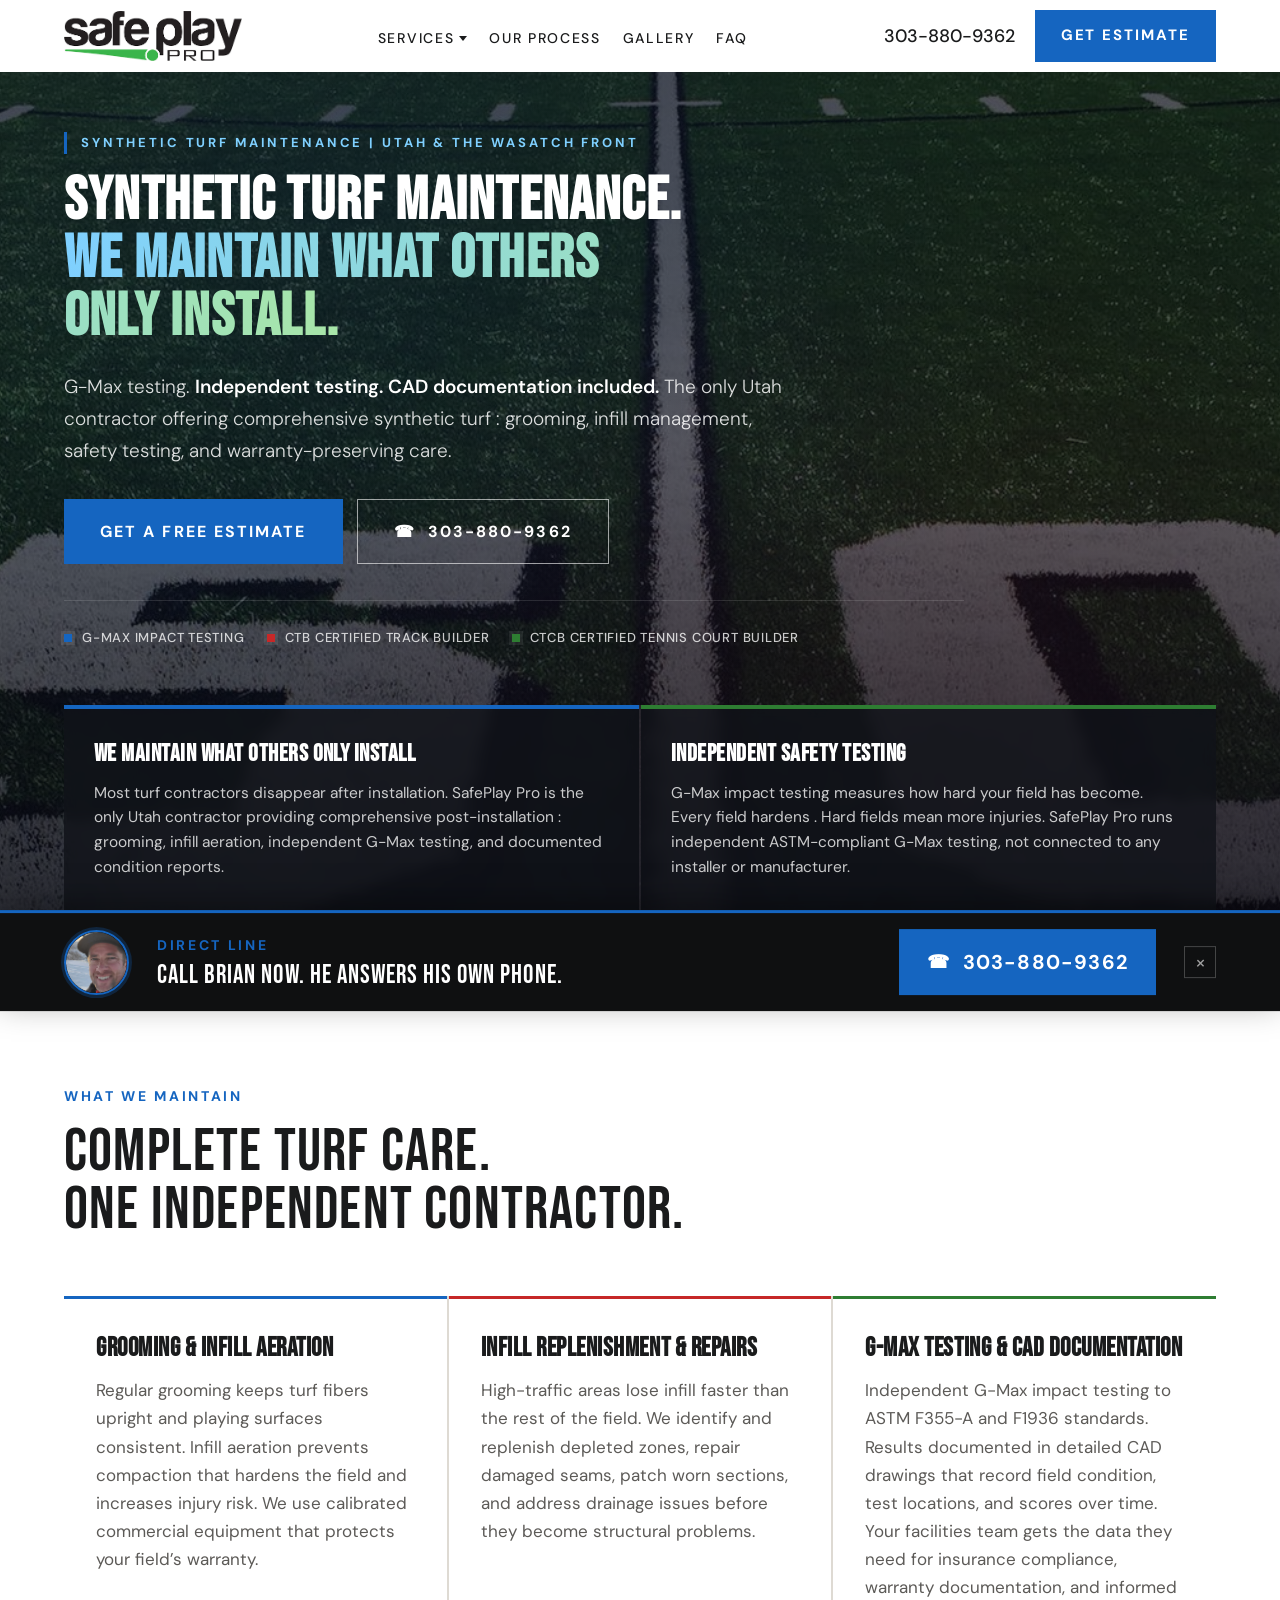
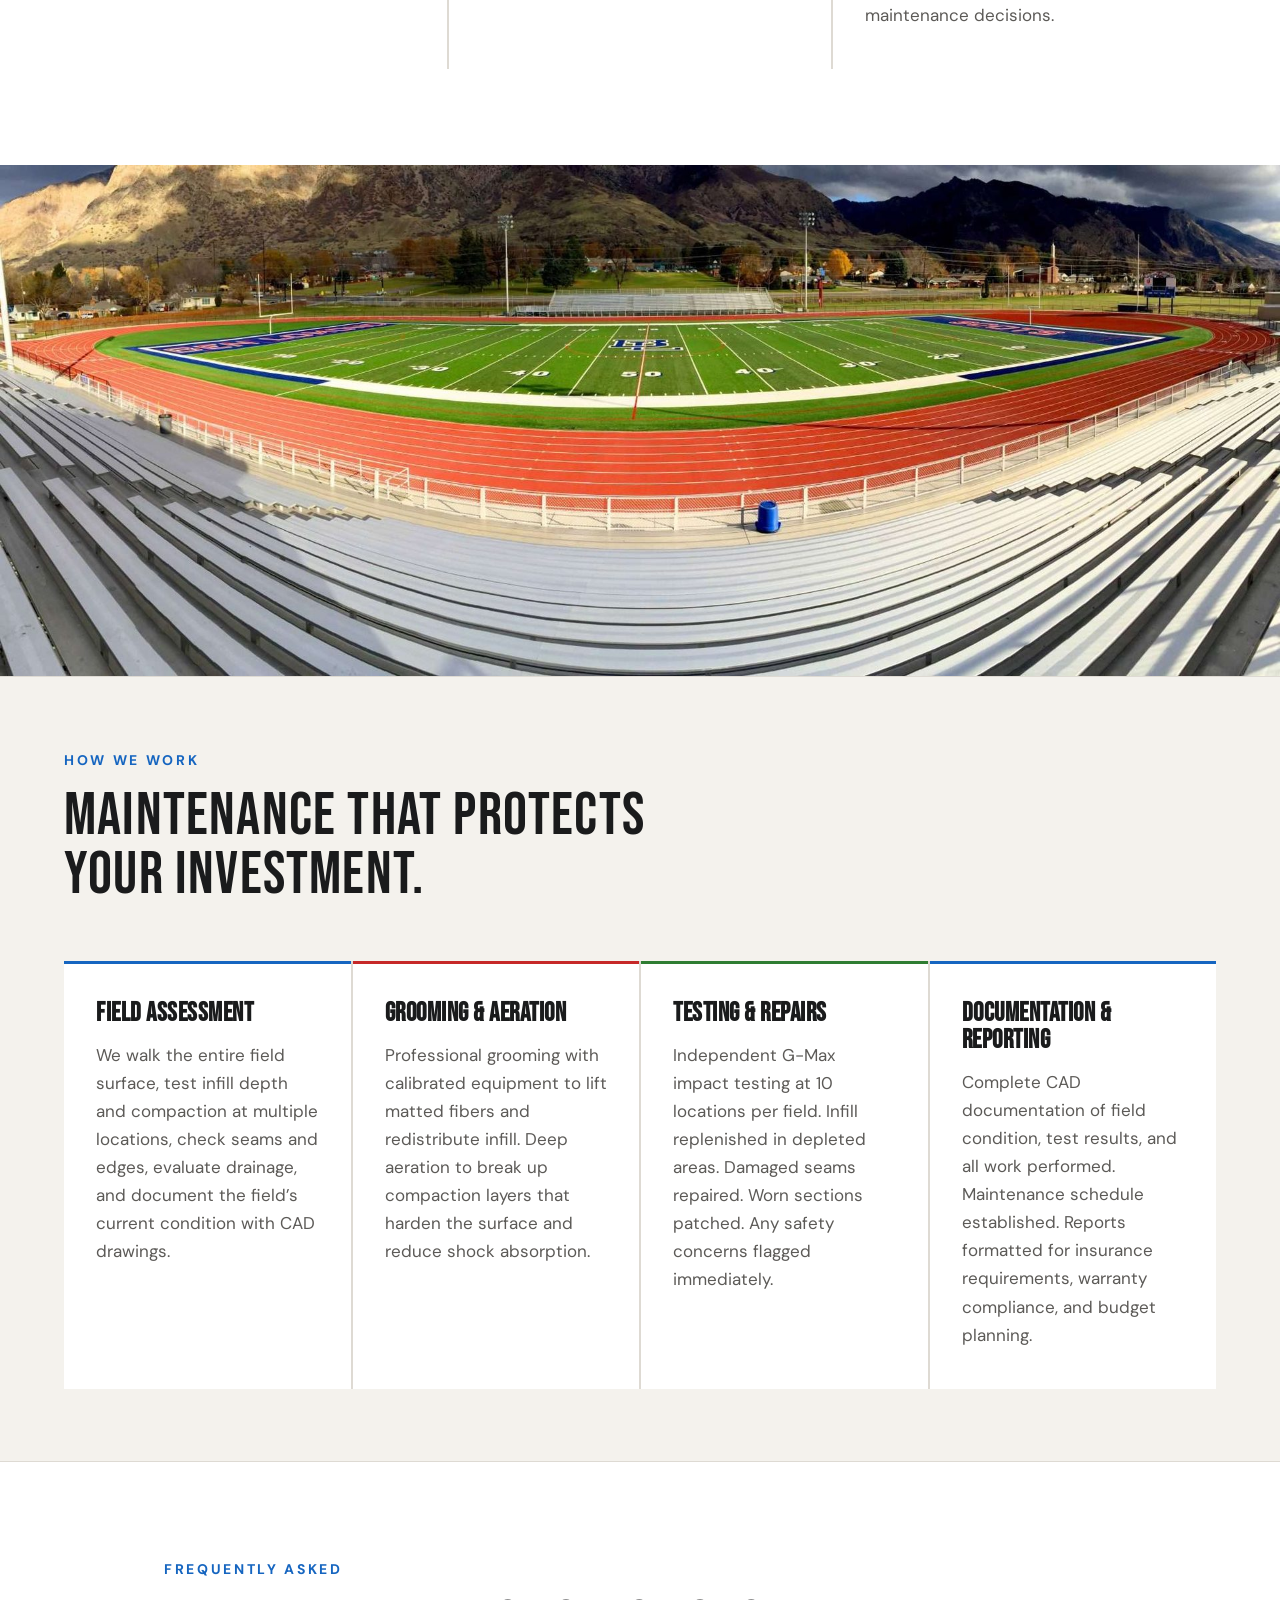
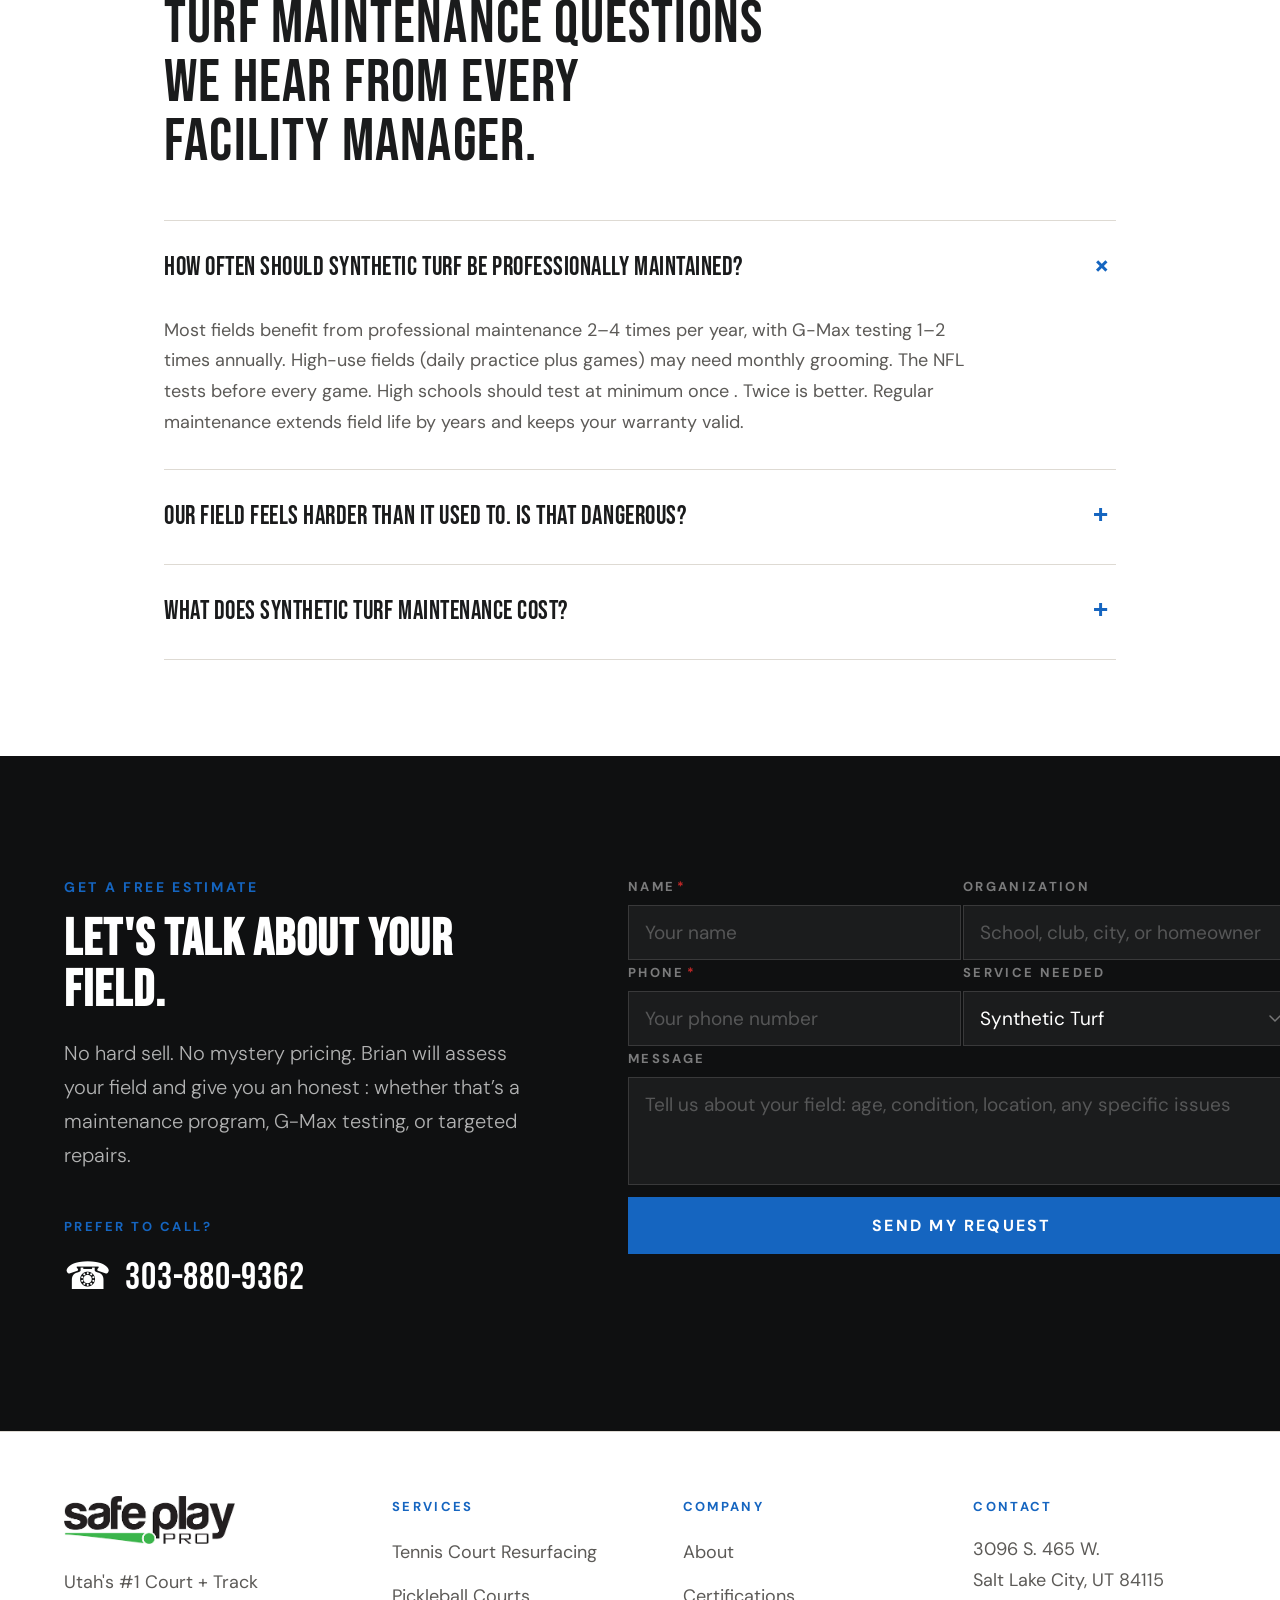
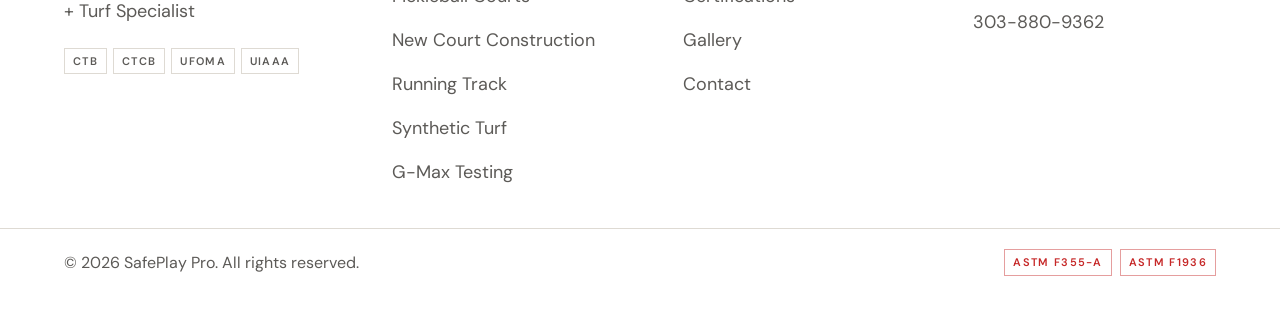
<file: synthetic-turf-maintenance-utah.html>
<!DOCTYPE html>
<html lang="en">
<head>
<meta charset="UTF-8">
<meta name="viewport" content="width=device-width, initial-scale=1.0">
<link rel="stylesheet" href="https://widget.meetvolley.com/static/css/widget.css">
<script type="text/javascript" data-widget="https://api.meetvolley.com/api/public/get-widget/a24c3b4b-4cc4-4948-b268-8f60db51c22c" src="https://widget.meetvolley.com/widget.js"></script>
<title>Synthetic Turf Maintenance Utah | G-Max Certified | SafePlay Pro</title>
<meta name="description" content="Professional synthetic turf maintenance in Utah. Grooming, infill aeration, G-Max impact testing, turf repairs, and CAD documentation. The only Utah contractor that maintains what others only install.">
<link rel="canonical" href="https://www.safeplaypro.com/synthetic-turf-maintenance-utah.html">
<link rel="preconnect" href="https://fonts.googleapis.com">
<link rel="preconnect" href="https://fonts.gstatic.com" crossorigin>
<link href="https://fonts.googleapis.com/css2?family=Bebas+Neue&family=DM+Sans:opsz,wght@9..40,300;9..40,400;9..40,500;9..40,600;9..40,700&display=swap" rel="stylesheet">
<link rel="stylesheet" href="style.css?v=6">
</head>
<body>

<!-- ============================================================
     NAV
============================================================ -->
<nav id="nav" aria-label="Main navigation">
  <div class="nav-inner">
    <a href="index.html#hero" class="nav-logo"><img src="images/logo.png" alt="SafePlay Pro"></a>

    <ul class="nav-links">
      <li class="nav-dd">
        <button class="nav-dd-toggle" aria-expanded="false" aria-haspopup="true">Services</button>
        <div class="nav-dd-menu" role="menu">
          <div class="nav-dd-menu-inner">
            <a href="pickleball-court-surfacing-utah.html" role="menuitem">Pickleball Court Surfacing</a>
            <a href="tennis-court-resurfacing-utah.html" role="menuitem">Tennis Court Resurfacing</a>
            <a href="tennis-pickleball-court-construction-utah.html" role="menuitem">New Court Construction</a>
            <a href="running-track-maintenance-utah.html" role="menuitem">Running Track Maintenance</a>
            <a href="synthetic-turf-maintenance-utah.html" role="menuitem">Synthetic Turf Maintenance</a>
            <a href="gmax-testing-utah.html" role="menuitem">G-Max Testing</a>
          </div>
        </div>
      </li>
      <li><a href="index.html#process">Our Process</a></li>
      <li><a href="index.html#gallery">Gallery</a></li>
      <li><a href="index.html#faq">FAQ</a></li>
    </ul>

    <div class="nav-right">
      <a href="tel:3038809362" class="nav-phone nav-btn-desk">303-880-9362</a>
      <a href="#estimate" class="btn btn-blue nav-btn-desk">Get Estimate</a>
      <button class="nav-ham" id="ham" aria-label="Toggle menu" aria-expanded="false">
        <span></span><span></span><span></span>
      </button>
    </div>
  </div>
</nav>

<div id="nav-mobile" aria-label="Mobile navigation">
  <a href="pickleball-court-surfacing-utah.html">Pickleball Court Surfacing</a>
  <a href="tennis-court-resurfacing-utah.html">Tennis Court Resurfacing</a>
  <a href="tennis-pickleball-court-construction-utah.html">New Court Construction</a>
  <a href="running-track-maintenance-utah.html">Running Track Maintenance</a>
  <a href="synthetic-turf-maintenance-utah.html">Synthetic Turf Maintenance</a>
  <a href="gmax-testing-utah.html">G-Max Testing</a>
  <a href="index.html#process">Our Process</a>
  <a href="index.html#gallery">Gallery</a>
  <a href="index.html#faq">FAQ</a>
  <a href="tel:3038809362" class="mob-phone">&#9742;&nbsp; 303-880-9362</a>
  <a href="#estimate" class="btn btn-blue">Get a Free Estimate</a>
</div>

<!-- ============================================================
     HERO — Landing-page variant
============================================================ -->
<section id="hero" class="hero-lp" style="background-image: url('images/optimized/gmax-turf-field.jpg');" aria-labelledby="hero-heading">
  <div class="lp-hero-inner">
    <div class="lp-hero-hd">
      <span class="lp-eyebrow reveal">Synthetic Turf Maintenance | Utah &amp; The Wasatch Front</span>
      <h1 class="lp-hero-h1 reveal" id="hero-heading" style="transition-delay:.06s">SYNTHETIC TURF MAINTENANCE.<br><span class="lp-hero-accent">WE MAINTAIN WHAT OTHERS<br>ONLY INSTALL.</span></h1>
      <p class="lp-hero-sub reveal" style="transition-delay:.12s">G-Max testing. <strong>Independent testing. CAD documentation included.</strong> The only Utah contractor offering comprehensive synthetic turf : grooming, infill management, safety testing, and warranty-preserving care.</p>
      <div class="hero-ctas reveal" style="transition-delay:.18s">
        <a href="#estimate" class="btn btn-blue-lg">Get a Free Estimate</a>
        <a href="tel:3038809362" class="btn btn-ghost-lg">&#9742;&nbsp; 303-880-9362</a>
      </div>
      <div class="lp-hero-chips reveal" style="transition-delay:.22s">
        <span class="lp-chip"><span class="lp-chip-dot lp-dot-blue"></span>G-Max Impact Testing</span>
        <span class="lp-chip"><span class="lp-chip-dot lp-dot-red"></span>CTB Certified Track Builder</span>
        <span class="lp-chip"><span class="lp-chip-dot lp-dot-green"></span>CTCB Certified Tennis Court Builder</span>
      </div>
    </div>

    <div class="lp-hero-cards" aria-label="What sets us apart" style="grid-template-columns: repeat(2, 1fr);">
      <div class="lp-card lp-card-blue reveal">
        <h3 class="lp-name">We Maintain What Others Only Install</h3>
        <p class="lp-body">Most turf contractors disappear after installation. SafePlay Pro is the only Utah contractor providing comprehensive post-installation : grooming, infill aeration, independent G-Max testing, and documented condition reports.</p>
      </div>
      <div class="lp-card lp-card-green reveal" style="transition-delay:.08s">
        <h3 class="lp-name">Independent Safety Testing</h3>
        <p class="lp-body">G-Max impact testing measures how hard your field has become. Every field hardens . Hard fields mean more injuries. SafePlay Pro runs independent ASTM-compliant G-Max testing, not connected to any installer or manufacturer.</p>
      </div>
    </div>
  </div>
  <div class="lp-hero-scroll" aria-hidden="true">
    <span class="lp-hero-scroll-lbl">Keep Scrolling</span>
    <span class="lp-hero-scroll-arr">&#x2193;</span>
  </div>
</section>

<!-- ============================================================
     SCOPE — What We Maintain
============================================================ -->
<section id="scope" aria-labelledby="scope-heading">
  <div class="process-inner">
    <div class="process-hd reveal">
      <span class="eyebrow">What We Maintain</span>
      <h2 class="process-h2 bebas" id="scope-heading">COMPLETE TURF CARE.<br>ONE INDEPENDENT CONTRACTOR.</h2>
    </div>

    <div class="process-grid cols-3 process-grid-colored">
      <div class="process-card pc-blue reveal">
        <h3 class="process-name">Grooming &amp; Infill Aeration</h3>
        <p class="process-body">Regular grooming keeps turf fibers upright and playing surfaces consistent. Infill aeration prevents compaction that hardens the field and increases injury risk. We use calibrated commercial equipment that protects your field&rsquo;s warranty.</p>
      </div>
      <div class="process-card pc-red reveal" style="transition-delay:.08s">
        <h3 class="process-name">Infill Replenishment &amp; Repairs</h3>
        <p class="process-body">High-traffic areas lose infill faster than the rest of the field. We identify and replenish depleted zones, repair damaged seams, patch worn sections, and address drainage issues before they become structural problems.</p>
      </div>
      <div class="process-card pc-green reveal" style="transition-delay:.16s">
        <h3 class="process-name">G-Max Testing &amp; CAD Documentation</h3>
        <p class="process-body">Independent G-Max impact testing to ASTM F355-A and F1936 standards. Results documented in detailed CAD drawings that record field condition, test locations, and scores over time. Your facilities team gets the data they need for insurance compliance, warranty documentation, and informed maintenance decisions.</p>
      </div>
    </div>
  </div>
</section>

<!-- ============================================================
     TURF PHOTO — Full-width break
============================================================ -->
<section class="lp-photo-break" aria-label="Ben Lomond synthetic turf field">
  <img src="images/optimized/ben-lomond-turf.jpg" alt="Ben Lomond synthetic turf field maintained by SafePlay Pro" loading="lazy" style="width:100%;height:auto;display:block;">
</section>

<!-- ============================================================
     PROCESS — How We Work
============================================================ -->
<section id="process" aria-labelledby="process-heading">
  <div class="process-inner">
    <div class="process-hd reveal">
      <span class="eyebrow">How We Work</span>
      <h2 class="process-h2 bebas" id="process-heading">MAINTENANCE THAT PROTECTS<br>YOUR INVESTMENT.</h2>
    </div>

    <div class="process-grid process-grid-colored">
      <div class="process-card pc-blue reveal">
        <h3 class="process-name">Field Assessment</h3>
        <p class="process-body">We walk the entire field surface, test infill depth and compaction at multiple locations, check seams and edges, evaluate drainage, and document the field&rsquo;s current condition with CAD drawings.</p>
      </div>
      <div class="process-card pc-red reveal" style="transition-delay:.08s">
        <h3 class="process-name">Grooming &amp; Aeration</h3>
        <p class="process-body">Professional grooming with calibrated equipment to lift matted fibers and redistribute infill. Deep aeration to break up compaction layers that harden the surface and reduce shock absorption.</p>
      </div>
      <div class="process-card pc-green reveal" style="transition-delay:.16s">
        <h3 class="process-name">Testing &amp; Repairs</h3>
        <p class="process-body">Independent G-Max impact testing at 10 locations per field. Infill replenished in depleted areas. Damaged seams repaired. Worn sections patched. Any safety concerns flagged immediately.</p>
      </div>
      <div class="process-card pc-blue reveal" style="transition-delay:.24s">
        <h3 class="process-name">Documentation &amp; Reporting</h3>
        <p class="process-body">Complete CAD documentation of field condition, test results, and all work performed. Maintenance schedule established. Reports formatted for insurance requirements, warranty compliance, and budget planning.</p>
      </div>
    </div>
  </div>
</section>

<!-- ============================================================
     FAQ
============================================================ -->
<section id="faq" aria-labelledby="faq-heading">
  <div class="faq-inner">
    <div class="faq-hd reveal">
      <span class="eyebrow">Frequently Asked</span>
      <h2 class="faq-h2 bebas" id="faq-heading">TURF MAINTENANCE QUESTIONS<br>WE HEAR FROM EVERY<br>FACILITY MANAGER.</h2>
    </div>

    <div class="faq-list">
      <details class="faq-item reveal" open>
        <summary>
          <span class="faq-q">How often should synthetic turf be professionally maintained?</span>
          <span class="faq-toggle" aria-hidden="true">+</span>
        </summary>
        <div class="faq-a">
          <p>Most fields benefit from professional maintenance 2&ndash;4 times per year, with G-Max testing 1&ndash;2 times annually. High-use fields (daily practice plus games) may need monthly grooming. The NFL tests before every game. High schools should test at minimum once . Twice is better. Regular maintenance extends field life by years and keeps your warranty valid.</p>
        </div>
      </details>

      <details class="faq-item reveal">
        <summary>
          <span class="faq-q">Our field feels harder than it used to. Is that dangerous?</span>
          <span class="faq-toggle" aria-hidden="true">+</span>
        </summary>
        <div class="faq-a">
          <p>Yes, and it&rsquo;s extremely common. Every synthetic turf field hardens over time as infill compacts and fibers mat down. A harder field transmits more impact energy into athletes&rsquo; , which means more sprains, more fractures, and a measurable increase in concussions. G-Max testing quantifies exactly how hard your field is. If it exceeds 200g at any test location, it fails ASTM safety standards and should be addressed immediately.</p>
        </div>
      </details>

      <details class="faq-item reveal">
        <summary>
          <span class="faq-q">What does synthetic turf maintenance cost?</span>
          <span class="faq-toggle" aria-hidden="true">+</span>
        </summary>
        <div class="faq-a">
          <p>Annual maintenance programs for a standard athletic field typically run <strong>$5,000&ndash;$15,000 per year</strong>, depending on field size, condition, and scope of services. G-Max testing alone runs around $1,000 per test. Compare that to the $500,000&ndash;$1,000,000 cost of full field . Professional maintenance is the single best way to protect that investment and extend field life.</p>
        </div>
      </details>

    </div>
  </div>
</section>

<!-- ============================================================
     ESTIMATE FORM — Dark Section
============================================================ -->
<section id="estimate" aria-labelledby="est-heading">
  <div class="est-inner">
    <div class="reveal">
      <span class="eyebrow">Get a Free Estimate</span>
      <h2 class="est-h2" id="est-heading">LET'S TALK ABOUT YOUR FIELD.</h2>
      <p class="est-body">No hard sell. No mystery pricing. Brian will assess your field and give you an honest : whether that&rsquo;s a maintenance program, G-Max testing, or targeted repairs.</p>
      <span class="est-phone-lbl">Prefer to call?</span>
      <a href="tel:3038809362" class="est-phone">&#9742;&nbsp; 303-880-9362</a>
    </div>

    <div class="reveal" style="transition-delay:.14s">
      <form id="est-form" action="#" method="POST" novalidate>
        <div class="fgrid">
          <div class="ffield">
            <label class="flabel" for="f-name">Name<span class="req">*</span></label>
            <input class="finput" type="text" id="f-name" name="name" required placeholder="Your name">
          </div>
          <div class="ffield">
            <label class="flabel" for="f-org">Organization</label>
            <input class="finput" type="text" id="f-org" name="org" placeholder="School, club, city, or homeowner">
          </div>
          <div class="ffield">
            <label class="flabel" for="f-phone">Phone<span class="req">*</span></label>
            <input class="finput" type="tel" id="f-phone" name="phone" required placeholder="Your phone number">
          </div>
          <div class="ffield">
            <label class="flabel" for="f-service">Service Needed</label>
            <select class="fselect" id="f-service" name="service">
              <option value="" disabled>Select a service</option>
              <option value="resurface">Tennis Court Resurfacing</option>
              <option value="construction">New Court Construction</option>
              <option value="pickleball">Pickleball Court</option>
              <option value="track">Running Track</option>
              <option value="turf" selected>Synthetic Turf</option>
              <option value="gmax">G-Max Testing</option>
              <option value="other">Other</option>
            </select>
          </div>
          <div class="ffield fw">
            <label class="flabel" for="f-msg">Message</label>
            <textarea class="ftextarea" id="f-msg" name="message" placeholder="Tell us about your field: age, condition, location, any specific issues"></textarea>
          </div>
          <button type="submit" class="fsubmit" id="fsubmit">Send My Request</button>
        </div>
      </form>
    </div>
  </div>
</section>

<!-- ============================================================
     FOOTER
============================================================ -->
<footer id="footer" aria-label="Site footer">
  <div class="foot-inner">
    <div>
      <a href="index.html#hero" class="foot-logo" aria-label="SafePlay Pro home"><img src="images/logo.png" alt="SafePlay Pro"></a>
      <p class="foot-tag">Utah's #1 Court + Track<br>+ Turf Specialist</p>
      <div class="foot-chips">
        <span class="fchip">CTB</span>
        <span class="fchip">CTCB</span>
        <span class="fchip">UFOMA</span>
        <span class="fchip">UIAAA</span>
      </div>
    </div>
    <div>
      <span class="fcol-lbl">Services</span>
      <ul class="flinks">
        <li><a href="tennis-court-resurfacing-utah.html">Tennis Court Resurfacing</a></li>
        <li><a href="pickleball-court-surfacing-utah.html">Pickleball Courts</a></li>
        <li><a href="tennis-pickleball-court-construction-utah.html">New Court Construction</a></li>
        <li><a href="running-track-maintenance-utah.html">Running Track</a></li>
        <li><a href="synthetic-turf-maintenance-utah.html">Synthetic Turf</a></li>
        <li><a href="gmax-testing-utah.html">G-Max Testing</a></li>
      </ul>
    </div>
    <div>
      <span class="fcol-lbl">Company</span>
      <ul class="flinks">
        <li><a href="index.html#testimonials">About</a></li>
        <li><a href="index.html#certs">Certifications</a></li>
        <li><a href="index.html#gallery">Gallery</a></li>
        <li><a href="#estimate">Contact</a></li>
      </ul>
    </div>
    <div>
      <span class="fcol-lbl">Contact</span>
      <div class="fcontact-line">3096 S. 465 W.<br>Salt Lake City, UT 84115</div>
      <div class="fcontact-line" style="margin-top:12px;"><a href="tel:3038809362">303-880-9362</a></div>
    </div>
  </div>
  <div class="foot-bottom">
    <span class="foot-copy">&copy; 2026 SafePlay Pro. All rights reserved.</span>
    <div class="astm-chips">
      <span class="achip">ASTM F355-A</span>
      <span class="achip">ASTM F1936</span>
    </div>
  </div>
</footer>

<!-- ============================================================
     STICKY CALL BAR
============================================================ -->
<aside class="sticky-call" id="sticky-call" aria-hidden="true">
  <div class="sticky-call-inner">
    <div class="sticky-call-avatar"><img src="images/optimized/brian-headshot.png" alt="Brian — SafePlay Pro" width="52" height="52"></div>
    <div class="sticky-call-text">
      <span class="sticky-call-eyebrow">Direct Line</span>
      <span class="sticky-call-headline">Call Brian Now. He answers his own phone.</span>
    </div>
    <a href="tel:3038809362" class="sticky-call-cta">
      <span class="sticky-call-icon" aria-hidden="true">&#9742;</span>
      <span class="sticky-call-num">303-880-9362</span>
    </a>
    <button type="button" class="sticky-call-close" id="sticky-call-close" aria-label="Dismiss call bar">&times;</button>
  </div>
</aside>

<script src="main.js?v=6"></script>
</body>
</html>
</file>
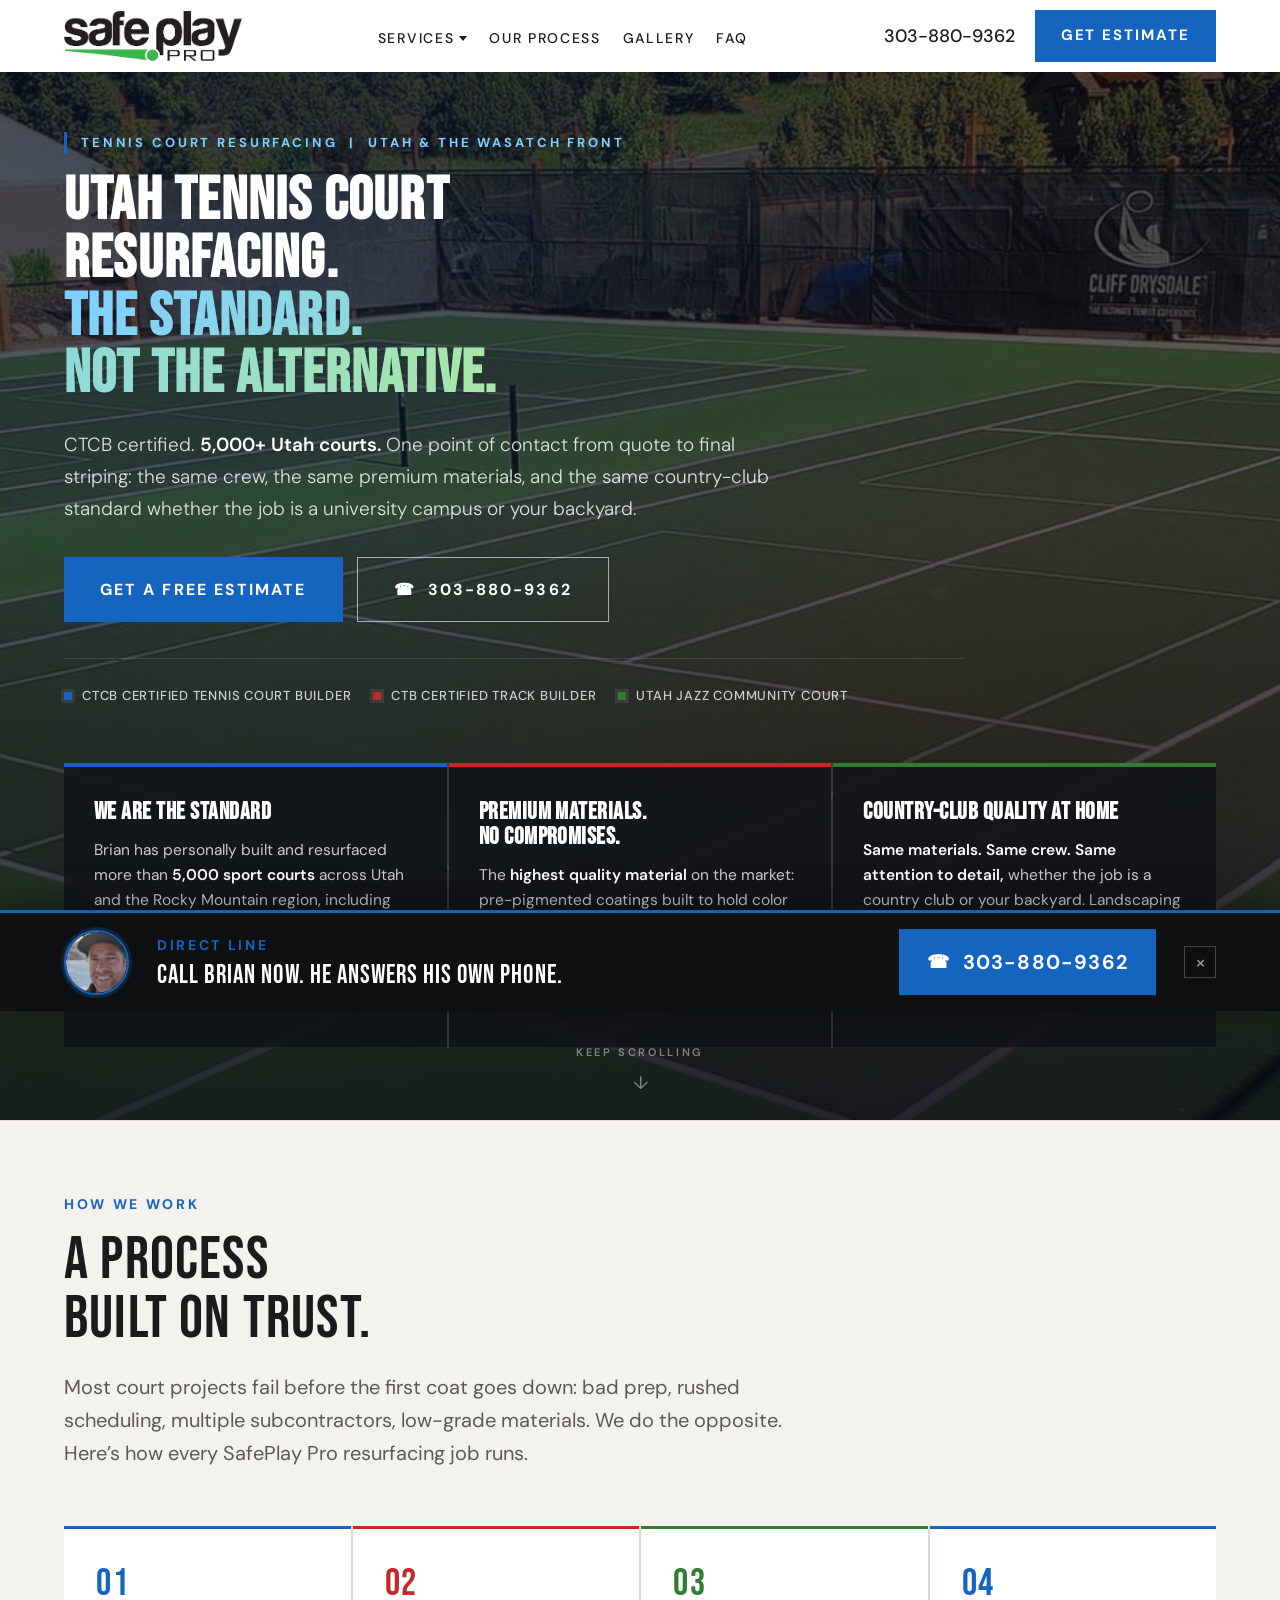
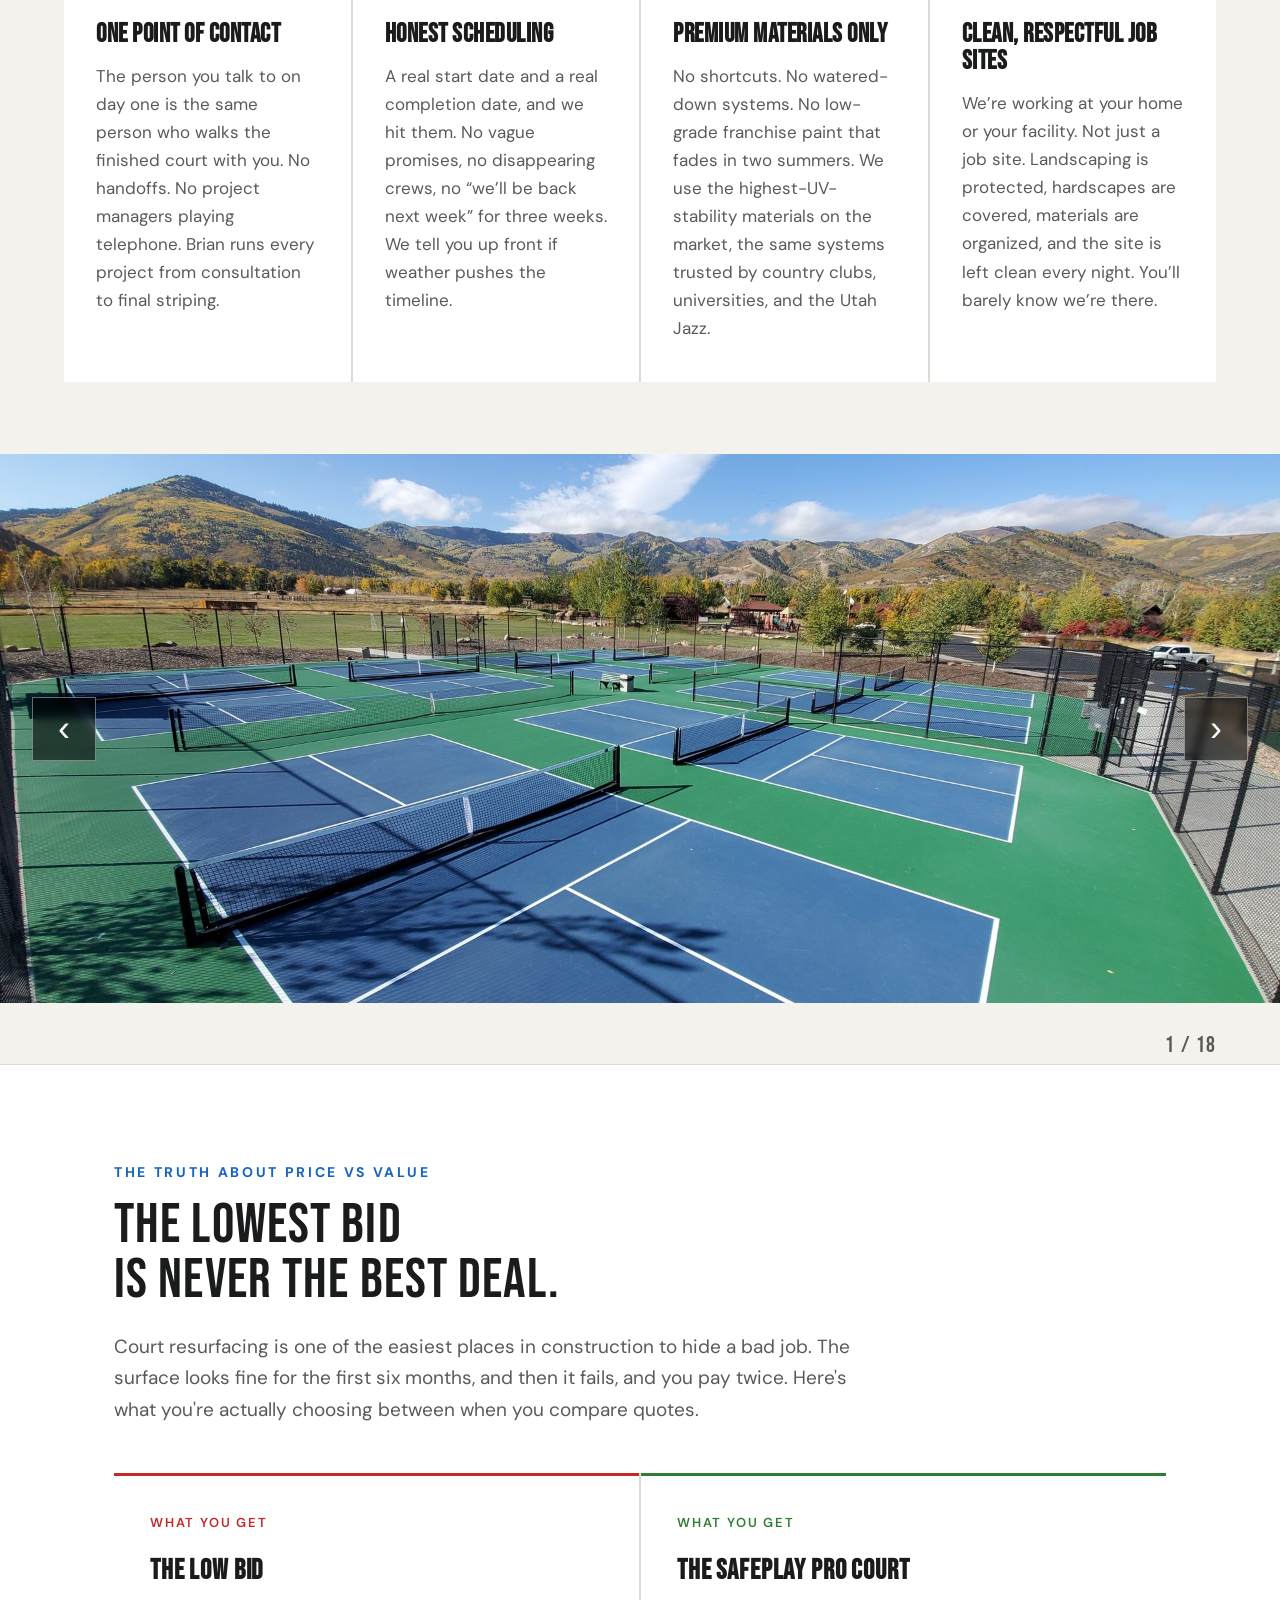
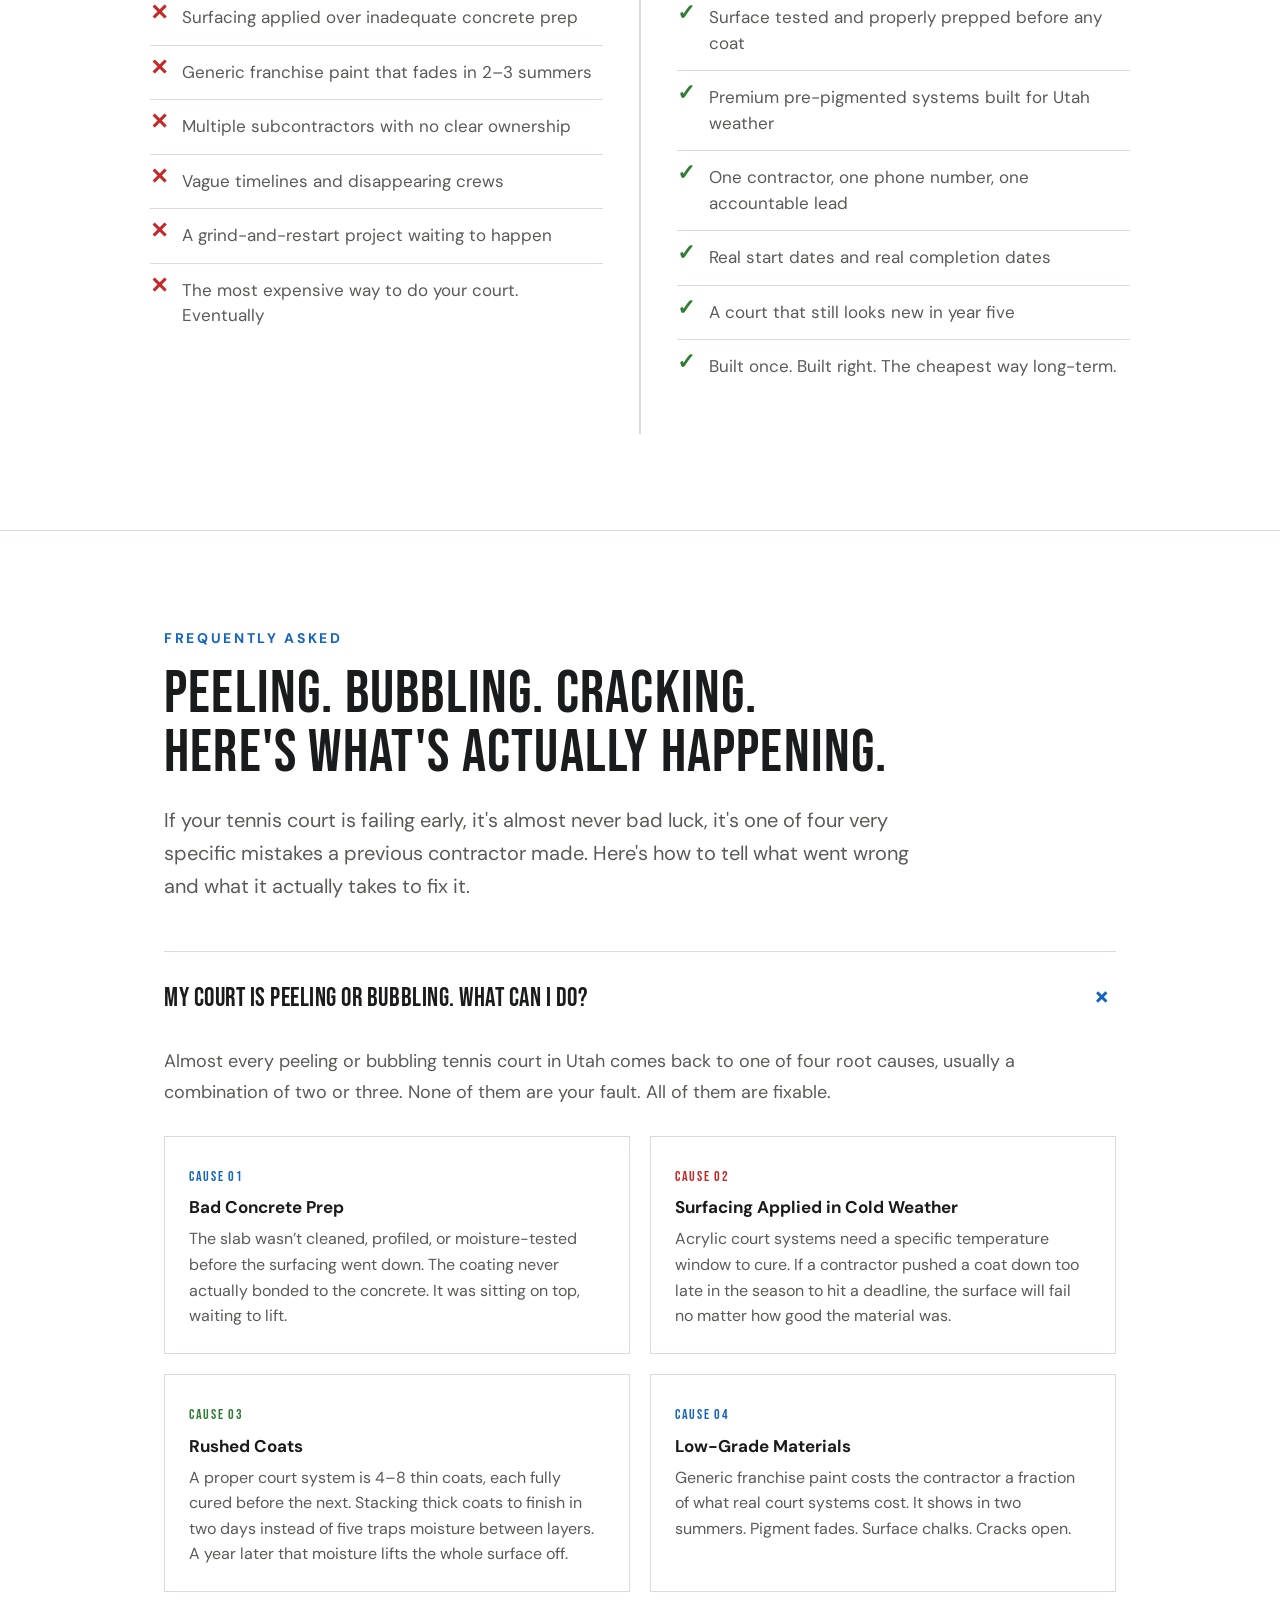
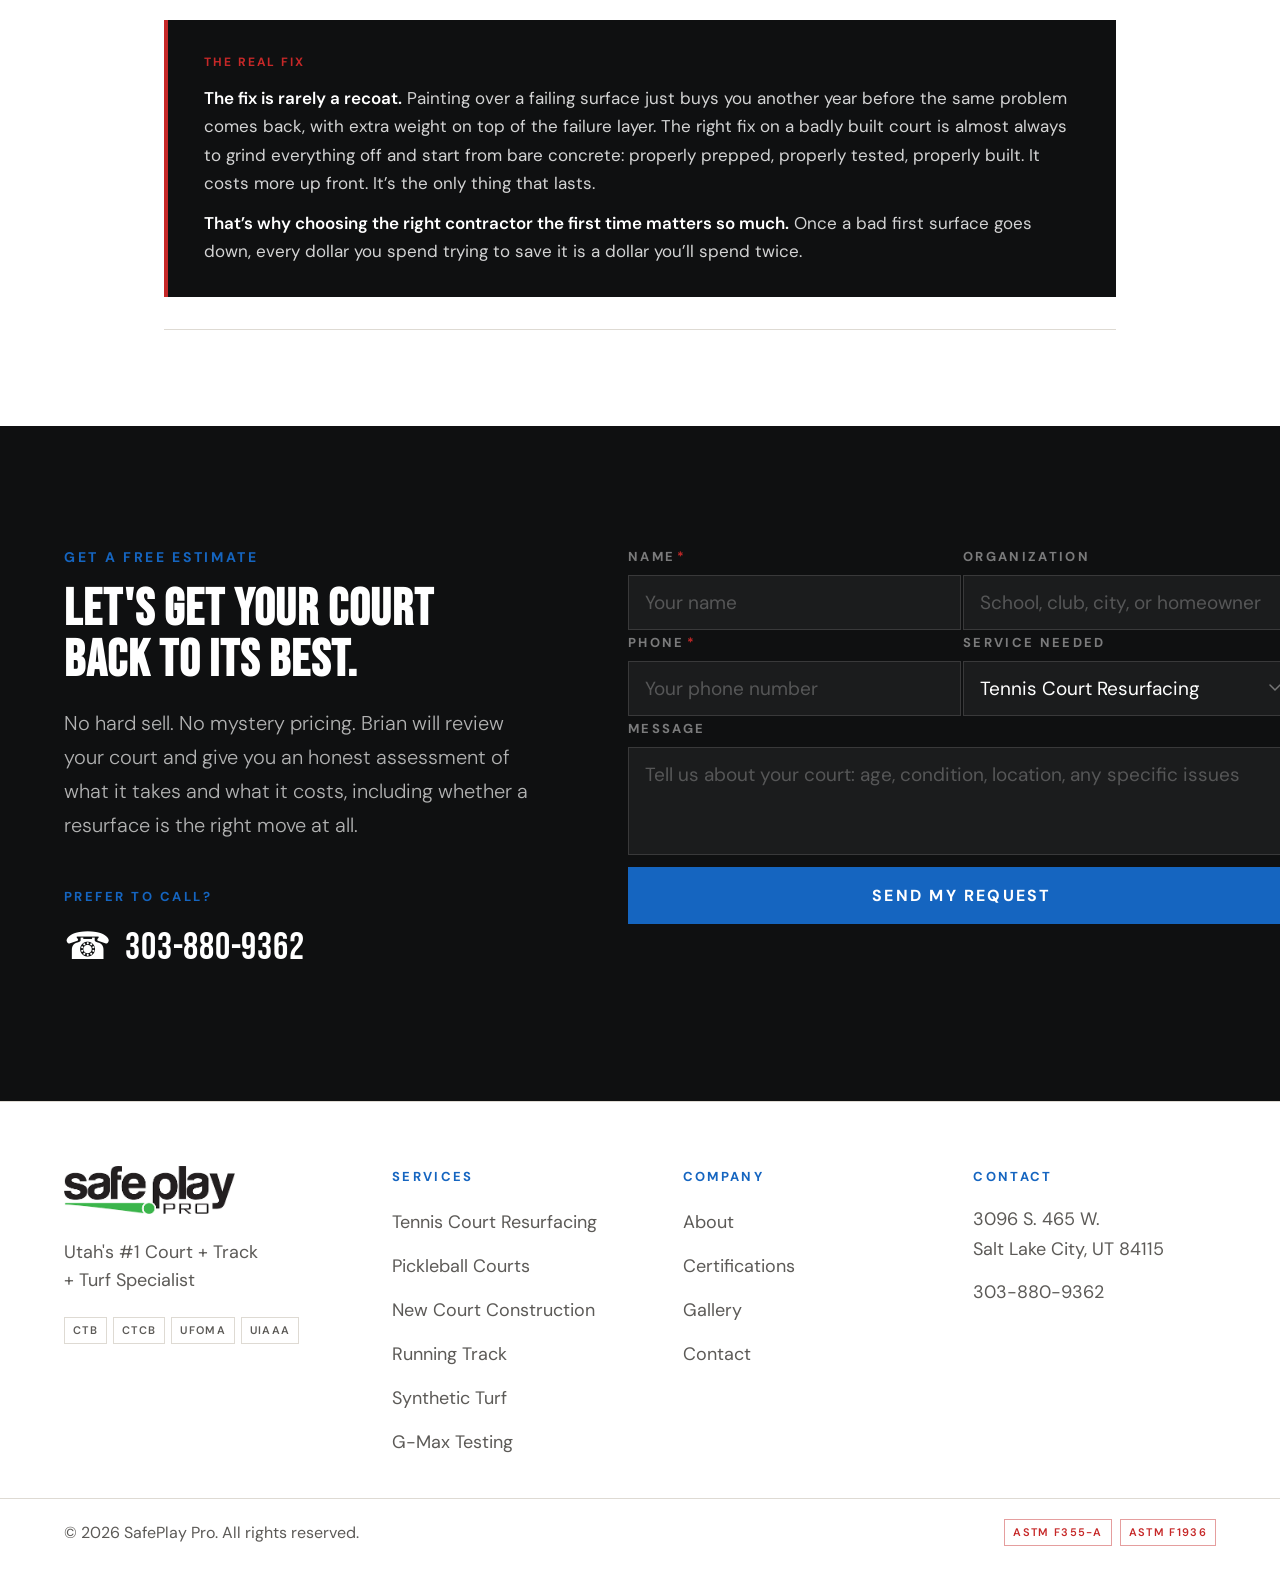
<file: tennis-court-resurfacing-utah.html>
<!DOCTYPE html>
<html lang="en">
<head>
<meta charset="UTF-8">
<meta name="viewport" content="width=device-width, initial-scale=1.0">
<link rel="stylesheet" href="https://widget.meetvolley.com/static/css/widget.css">
<script type="text/javascript" data-widget="https://api.meetvolley.com/api/public/get-widget/a24c3b4b-4cc4-4948-b268-8f60db51c22c" src="https://widget.meetvolley.com/widget.js"></script>
<title>Tennis Court Resurfacing Utah | Country-Club Quality | SafePlay Pro</title>
<meta name="description" content="Premium tennis court resurfacing in Utah. Country-club quality for homeowners, HOAs, country clubs, and universities. CTCB certified. 5,000+ Utah courts. Salt Lake City, UT.">
<link rel="canonical" href="https://www.safeplaypro.com/tennis-court-resurfacing-utah.html">
<link rel="preconnect" href="https://fonts.googleapis.com">
<link rel="preconnect" href="https://fonts.gstatic.com" crossorigin>
<link href="https://fonts.googleapis.com/css2?family=Bebas+Neue&family=DM+Sans:opsz,wght@9..40,300;9..40,400;9..40,500;9..40,600;9..40,700&display=swap" rel="stylesheet">
<link rel="stylesheet" href="style.css?v=6">
</head>
<body>

<!-- ============================================================
     NAV
============================================================ -->
<nav id="nav" aria-label="Main navigation">
  <div class="nav-inner">
    <a href="index.html#hero" class="nav-logo"><img src="images/logo.png" alt="SafePlay Pro"></a>

    <ul class="nav-links">
      <li class="nav-dd">
        <button class="nav-dd-toggle" aria-expanded="false" aria-haspopup="true">Services</button>
        <div class="nav-dd-menu" role="menu">
          <div class="nav-dd-menu-inner">
            <a href="pickleball-court-surfacing-utah.html" role="menuitem">Pickleball Court Surfacing</a>
            <a href="tennis-court-resurfacing-utah.html" role="menuitem">Tennis Court Resurfacing</a>
            <a href="tennis-pickleball-court-construction-utah.html" role="menuitem">New Court Construction</a>
            <a href="running-track-maintenance-utah.html" role="menuitem">Running Track Maintenance</a>
            <a href="synthetic-turf-maintenance-utah.html" role="menuitem">Synthetic Turf Maintenance</a>
            <a href="gmax-testing-utah.html" role="menuitem">G-Max Testing</a>
          </div>
        </div>
      </li>
      <li><a href="index.html#process">Our Process</a></li>
      <li><a href="index.html#gallery">Gallery</a></li>
      <li><a href="index.html#faq">FAQ</a></li>
    </ul>

    <div class="nav-right">
      <a href="tel:3038809362" class="nav-phone nav-btn-desk">303-880-9362</a>
      <a href="#estimate" class="btn btn-blue nav-btn-desk">Get Estimate</a>
      <button class="nav-ham" id="ham" aria-label="Toggle menu" aria-expanded="false">
        <span></span><span></span><span></span>
      </button>
    </div>
  </div>
</nav>

<div id="nav-mobile" aria-label="Mobile navigation">
  <a href="pickleball-court-surfacing-utah.html">Pickleball Court Surfacing</a>
  <a href="tennis-court-resurfacing-utah.html">Tennis Court Resurfacing</a>
  <a href="tennis-pickleball-court-construction-utah.html">New Court Construction</a>
  <a href="running-track-maintenance-utah.html">Running Track Maintenance</a>
  <a href="synthetic-turf-maintenance-utah.html">Synthetic Turf Maintenance</a>
  <a href="gmax-testing-utah.html">G-Max Testing</a>
  <a href="index.html#process">Our Process</a>
  <a href="index.html#gallery">Gallery</a>
  <a href="index.html#faq">FAQ</a>
  <a href="tel:3038809362" class="mob-phone">&#9742;&nbsp; 303-880-9362</a>
  <a href="#estimate" class="btn btn-blue">Get a Free Estimate</a>
</div>

<!-- ============================================================
     HERO — Landing-page variant
     Dark hero with tennis-court background. Leads with
     "What Sets Us Apart" positioning + 3 color-accented tiles.
============================================================ -->
<section id="hero" class="hero-lp" style="background-image: url('images/optimized/red-ledges.jpg');" aria-labelledby="hero-heading">
  <div class="lp-hero-inner">
    <div class="lp-hero-hd">
      <span class="lp-eyebrow reveal">Tennis Court Resurfacing &nbsp;|&nbsp; Utah &amp; The Wasatch Front</span>
      <h1 class="lp-hero-h1 reveal" id="hero-heading" style="transition-delay:.06s">UTAH TENNIS COURT<br>RESURFACING.<br><span class="lp-hero-accent">THE STANDARD.<br>NOT THE ALTERNATIVE.</span></h1>
      <p class="lp-hero-sub reveal" style="transition-delay:.12s">CTCB certified. <strong>5,000+ Utah courts.</strong> One point of contact from quote to final striping: the same crew, the same premium materials, and the same country-club standard whether the job is a university campus or your backyard.</p>
      <div class="hero-ctas reveal" style="transition-delay:.18s">
        <a href="#estimate" class="btn btn-blue-lg">Get a Free Estimate</a>
        <a href="tel:3038809362" class="btn btn-ghost-lg">&#9742;&nbsp; 303-880-9362</a>
      </div>
      <div class="lp-hero-chips reveal" style="transition-delay:.22s">
        <span class="lp-chip"><span class="lp-chip-dot lp-dot-blue"></span>CTCB Certified Tennis Court Builder</span>
        <span class="lp-chip"><span class="lp-chip-dot lp-dot-red"></span>CTB Certified Track Builder</span>
        <span class="lp-chip"><span class="lp-chip-dot lp-dot-green"></span>Utah Jazz Community Court</span>
      </div>
    </div>

    <div class="lp-hero-cards" aria-label="What sets us apart">
      <div class="lp-card lp-card-blue reveal">
        <h3 class="lp-name">We Are the Standard</h3>
        <p class="lp-body">Brian has personally built and resurfaced more than <strong>5,000 sport courts</strong> across Utah and the Rocky Mountain region, including the original Utah Jazz community court. When a country club or a university wants the work done right, we&rsquo;re who they call.</p>
      </div>
      <div class="lp-card lp-card-red reveal" style="transition-delay:.08s">
        <h3 class="lp-name">Premium Materials.<br>No Compromises.</h3>
        <p class="lp-body">The <strong>highest quality material</strong> on the market: pre-pigmented coatings built to hold color through Utah&rsquo;s brutal sun and freeze-thaw cycles. No watered-down, low-cost franchise paint. All applied by crews with years of experience and training.</p>
      </div>
      <div class="lp-card lp-card-green reveal" style="transition-delay:.16s">
        <h3 class="lp-name">Country-Club Quality at Home</h3>
        <p class="lp-body"><strong>Same materials. Same crew. Same attention to detail,</strong> whether the job is a country club or your backyard. Landscaping protected. Hardscapes covered. Site left clean every night.</p>
      </div>
    </div>
  </div>
  <div class="lp-hero-scroll" aria-hidden="true">
    <span class="lp-hero-scroll-lbl">Keep Scrolling</span>
    <span class="lp-hero-scroll-arr">&#x2193;</span>
  </div>
</section>

<!-- ============================================================
     A PROCESS BUILT ON TRUST — 4-tile (reuses .process styles)
============================================================ -->
<section id="process" aria-labelledby="process-heading">
  <div class="process-inner">
    <div class="process-hd reveal">
      <span class="eyebrow">How We Work</span>
      <h2 class="process-h2 bebas" id="process-heading">A PROCESS<br>BUILT ON TRUST.</h2>
      <p class="process-lede">Most court projects fail before the first coat goes down: bad prep, rushed scheduling, multiple subcontractors, low-grade materials. We do the opposite. Here&rsquo;s how every SafePlay Pro resurfacing job runs.</p>
    </div>

    <div class="process-grid process-grid-colored">
      <div class="process-card pc-blue reveal">
        <div class="process-num">01</div>
        <h3 class="process-name">One Point of Contact</h3>
        <p class="process-body">The person you talk to on day one is the same person who walks the finished court with you. No handoffs. No project managers playing telephone. Brian runs every project from consultation to final striping.</p>
      </div>
      <div class="process-card pc-red reveal" style="transition-delay:.08s">
        <div class="process-num">02</div>
        <h3 class="process-name">Honest Scheduling</h3>
        <p class="process-body">A real start date and a real completion date, and we hit them. No vague promises, no disappearing crews, no &ldquo;we&rsquo;ll be back next week&rdquo; for three weeks. We tell you up front if weather pushes the timeline.</p>
      </div>
      <div class="process-card pc-green reveal" style="transition-delay:.16s">
        <div class="process-num">03</div>
        <h3 class="process-name">Premium Materials Only</h3>
        <p class="process-body">No shortcuts. No watered-down systems. No low-grade franchise paint that fades in two summers. We use the highest-UV-stability materials on the market, the same systems trusted by country clubs, universities, and the Utah Jazz.</p>
      </div>
      <div class="process-card pc-blue reveal" style="transition-delay:.24s">
        <div class="process-num">04</div>
        <h3 class="process-name">Clean, Respectful Job Sites</h3>
        <p class="process-body">We&rsquo;re working at your home or your facility. Not just a job site. Landscaping is protected, hardscapes are covered, materials are organized, and the site is left clean every night. You&rsquo;ll barely know we&rsquo;re there.</p>
      </div>
    </div>
  </div>
</section>

<!-- ============================================================
     COURT PHOTO — Full-width break
============================================================ -->
<section class="lp-photo-carousel" aria-label="Tennis courts by SafePlay Pro" data-pc-images="20191009_103103.jpg,20190608_144444.jpg,20190621_170810.jpg,20190621_172023.jpg,20210505_112715.jpg,20230512_164722.jpg,20230515_141122.jpg,20230515_144454.jpg,20230524_104909.jpg,20230713_124632.jpg,20240606_132141.jpg,20240613_074731.jpg,20240613_133133.jpg,20240624_100720.jpg,20240719_072156.jpg,20241022_102553.jpg,20250613_074413.jpg,20250619_164050.jpg">
  <div class="fg-stage">
    <button type="button" class="fg-nav fg-prev pc-prev" aria-label="Previous image">&#8249;</button>
    <img class="fg-img pc-img loaded" src="images/optimized/20191009_103103.jpg" alt="Tennis court by SafePlay Pro" loading="lazy">
    <button type="button" class="fg-nav fg-next pc-next" aria-label="Next image">&#8250;</button>
  </div>
  <div class="fg-meta"><span class="fg-counter pc-counter">1 / 18</span></div>
</section>

<!-- ============================================================
     PRICE VS VALUE — Compare grid
============================================================ -->
<section id="pricevalue" aria-labelledby="pv-heading">
  <div class="compare-inner">
    <div class="compare-hd reveal">
      <span class="eyebrow">The Truth About Price vs Value</span>
      <h2 class="compare-h2 bebas" id="pv-heading">THE LOWEST BID<br>IS NEVER THE BEST DEAL.</h2>
      <p class="compare-lede">Court resurfacing is one of the easiest places in construction to hide a bad job. The surface looks fine for the first six months, and then it fails, and you pay twice. Here's what you're actually choosing between when you compare quotes.</p>
    </div>

    <div class="compare-grid">
      <div class="compare-card bad reveal">
        <div class="compare-sub">What You Get</div>
        <h3 class="compare-h">The Low Bid</h3>
        <ul class="compare-list">
          <li>Surfacing applied over inadequate concrete prep</li>
          <li>Generic franchise paint that fades in 2–3 summers</li>
          <li>Multiple subcontractors with no clear ownership</li>
          <li>Vague timelines and disappearing crews</li>
          <li>A grind-and-restart project waiting to happen</li>
          <li>The most expensive way to do your court. Eventually</li>
        </ul>
      </div>
      <div class="compare-card good reveal" style="transition-delay:.08s">
        <div class="compare-sub">What You Get</div>
        <h3 class="compare-h">The SafePlay Pro Court</h3>
        <ul class="compare-list">
          <li>Surface tested and properly prepped before any coat</li>
          <li>Premium pre-pigmented systems built for Utah weather</li>
          <li>One contractor, one phone number, one accountable lead</li>
          <li>Real start dates and real completion dates</li>
          <li>A court that still looks new in year five</li>
          <li>Built once. Built right. The cheapest way long-term.</li>
        </ul>
      </div>
    </div>
  </div>
</section>

<!-- ============================================================
     FAQ — Single highest-search-intent question
============================================================ -->
<section id="faq" aria-labelledby="faq-heading">
  <div class="faq-inner">
    <div class="faq-hd reveal">
      <span class="eyebrow">Frequently Asked</span>
      <h2 class="faq-h2 bebas" id="faq-heading">PEELING. BUBBLING. CRACKING.<br>HERE'S WHAT'S ACTUALLY HAPPENING.</h2>
      <p class="faq-lede">If your tennis court is failing early, it's almost never bad luck, it's one of four very specific mistakes a previous contractor made. Here's how to tell what went wrong and what it actually takes to fix it.</p>
    </div>

    <div class="faq-list faq-enhanced">
      <details class="faq-item reveal" open>
        <summary>
          <span class="faq-q">My court is peeling or bubbling. What can I do?</span>
          <span class="faq-toggle" aria-hidden="true">+</span>
        </summary>
        <div class="faq-a">
          <p>Almost every peeling or bubbling tennis court in Utah comes back to one of four root causes, usually a combination of two or three. None of them are your fault. All of them are fixable.</p>

          <ul class="faq-causes-grid">
            <li class="faq-cause-card reveal">
              <div class="faq-cause-num">CAUSE 01</div>
              <h4>Bad Concrete Prep</h4>
              <p>The slab wasn&rsquo;t cleaned, profiled, or moisture-tested before the surfacing went down. The coating never actually bonded to the concrete. It was sitting on top, waiting to lift.</p>
            </li>
            <li class="faq-cause-card cause-red reveal" style="transition-delay:.06s">
              <div class="faq-cause-num">CAUSE 02</div>
              <h4>Surfacing Applied in Cold Weather</h4>
              <p>Acrylic court systems need a specific temperature window to cure. If a contractor pushed a coat down too late in the season to hit a deadline, the surface will fail no matter how good the material was.</p>
            </li>
            <li class="faq-cause-card cause-green reveal" style="transition-delay:.12s">
              <div class="faq-cause-num">CAUSE 03</div>
              <h4>Rushed Coats</h4>
              <p>A proper court system is 4&ndash;8 thin coats, each fully cured before the next. Stacking thick coats to finish in two days instead of five traps moisture between layers. A year later that moisture lifts the whole surface off.</p>
            </li>
            <li class="faq-cause-card reveal" style="transition-delay:.18s">
              <div class="faq-cause-num">CAUSE 04</div>
              <h4>Low-Grade Materials</h4>
              <p>Generic franchise paint costs the contractor a fraction of what real court systems cost. It shows in two summers. Pigment fades. Surface chalks. Cracks open.</p>
            </li>
          </ul>

          <div class="faq-callout reveal">
            <span class="faq-callout-label">The Real Fix</span>
            <p><strong>The fix is rarely a recoat.</strong> Painting over a failing surface just buys you another year before the same problem comes back, with extra weight on top of the failure layer. The right fix on a badly built court is almost always to grind everything off and start from bare concrete: properly prepped, properly tested, properly built. It costs more up front. It&rsquo;s the only thing that lasts.</p>
            <p><strong>That&rsquo;s why choosing the right contractor the first time matters so much.</strong> Once a bad first surface goes down, every dollar you spend trying to save it is a dollar you&rsquo;ll spend twice.</p>
          </div>
        </div>
      </details>
    </div>
  </div>
</section>

<!-- ============================================================
     ESTIMATE FORM — Dark Section
============================================================ -->
<section id="estimate" aria-labelledby="est-heading">
  <div class="est-inner">
    <div class="reveal">
      <span class="eyebrow">Get a Free Estimate</span>
      <h2 class="est-h2" id="est-heading">LET'S GET YOUR COURT<br>BACK TO ITS BEST.</h2>
      <p class="est-body">No hard sell. No mystery pricing. Brian will review your court and give you an honest assessment of what it takes and what it costs, including whether a resurface is the right move at all.</p>
      <span class="est-phone-lbl">Prefer to call?</span>
      <a href="tel:3038809362" class="est-phone">&#9742;&nbsp; 303-880-9362</a>
    </div>

    <div class="reveal" style="transition-delay:.14s">
      <form id="est-form" action="#" method="POST" novalidate>
        <div class="fgrid">
          <div class="ffield">
            <label class="flabel" for="f-name">Name<span class="req">*</span></label>
            <input class="finput" type="text" id="f-name" name="name" required placeholder="Your name">
          </div>
          <div class="ffield">
            <label class="flabel" for="f-org">Organization</label>
            <input class="finput" type="text" id="f-org" name="org" placeholder="School, club, city, or homeowner">
          </div>
          <div class="ffield">
            <label class="flabel" for="f-phone">Phone<span class="req">*</span></label>
            <input class="finput" type="tel" id="f-phone" name="phone" required placeholder="Your phone number">
          </div>
          <div class="ffield">
            <label class="flabel" for="f-service">Service Needed</label>
            <select class="fselect" id="f-service" name="service">
              <option value="" disabled selected>Select a service</option>
              <option value="resurface" selected>Tennis Court Resurfacing</option>
              <option value="construction">New Court Construction</option>
              <option value="pickleball">Pickleball Court</option>
              <option value="track">Running Track</option>
              <option value="turf">Synthetic Turf</option>
              <option value="gmax">G-Max Testing</option>
              <option value="other">Other</option>
            </select>
          </div>
          <div class="ffield fw">
            <label class="flabel" for="f-msg">Message</label>
            <textarea class="ftextarea" id="f-msg" name="message" placeholder="Tell us about your court: age, condition, location, any specific issues"></textarea>
          </div>
          <button type="submit" class="fsubmit" id="fsubmit">Send My Request</button>
        </div>
      </form>
    </div>
  </div>
</section>

<!-- ============================================================
     FOOTER
============================================================ -->
<footer id="footer" aria-label="Site footer">
  <div class="foot-inner">
    <div>
      <a href="index.html#hero" class="foot-logo" aria-label="SafePlay Pro home"><img src="images/logo.png" alt="SafePlay Pro"></a>
      <p class="foot-tag">Utah's #1 Court + Track<br>+ Turf Specialist</p>
      <div class="foot-chips">
        <span class="fchip">CTB</span>
        <span class="fchip">CTCB</span>
        <span class="fchip">UFOMA</span>
        <span class="fchip">UIAAA</span>
      </div>
    </div>
    <div>
      <span class="fcol-lbl">Services</span>
      <ul class="flinks">
        <li><a href="tennis-court-resurfacing-utah.html">Tennis Court Resurfacing</a></li>
        <li><a href="pickleball-court-surfacing-utah.html">Pickleball Courts</a></li>
        <li><a href="tennis-pickleball-court-construction-utah.html">New Court Construction</a></li>
        <li><a href="running-track-maintenance-utah.html">Running Track</a></li>
        <li><a href="synthetic-turf-maintenance-utah.html">Synthetic Turf</a></li>
        <li><a href="gmax-testing-utah.html">G-Max Testing</a></li>
      </ul>
    </div>
    <div>
      <span class="fcol-lbl">Company</span>
      <ul class="flinks">
        <li><a href="index.html#testimonials">About</a></li>
        <li><a href="index.html#certs">Certifications</a></li>
        <li><a href="index.html#gallery">Gallery</a></li>
        <li><a href="#estimate">Contact</a></li>
      </ul>
    </div>
    <div>
      <span class="fcol-lbl">Contact</span>
      <div class="fcontact-line">3096 S. 465 W.<br>Salt Lake City, UT 84115</div>
      <div class="fcontact-line" style="margin-top:12px;"><a href="tel:3038809362">303-880-9362</a></div>
    </div>
  </div>
  <div class="foot-bottom">
    <span class="foot-copy">&copy; 2026 SafePlay Pro. All rights reserved.</span>
    <div class="astm-chips">
      <span class="achip">ASTM F355-A</span>
      <span class="achip">ASTM F1936</span>
    </div>
  </div>
</footer>

<!-- ============================================================
     STICKY CALL BAR
============================================================ -->
<aside class="sticky-call" id="sticky-call" aria-hidden="true">
  <div class="sticky-call-inner">
    <div class="sticky-call-avatar"><img src="images/optimized/brian-headshot.png" alt="Brian — SafePlay Pro" width="52" height="52"></div>
    <div class="sticky-call-text">
      <span class="sticky-call-eyebrow">Direct Line</span>
      <span class="sticky-call-headline">Call Brian Now. He answers his own phone.</span>
    </div>
    <a href="tel:3038809362" class="sticky-call-cta">
      <span class="sticky-call-icon" aria-hidden="true">&#9742;</span>
      <span class="sticky-call-num">303-880-9362</span>
    </a>
    <button type="button" class="sticky-call-close" id="sticky-call-close" aria-label="Dismiss call bar">&times;</button>
  </div>
</aside>

<script src="main.js?v=6"></script>
</body>
</html>
</file>
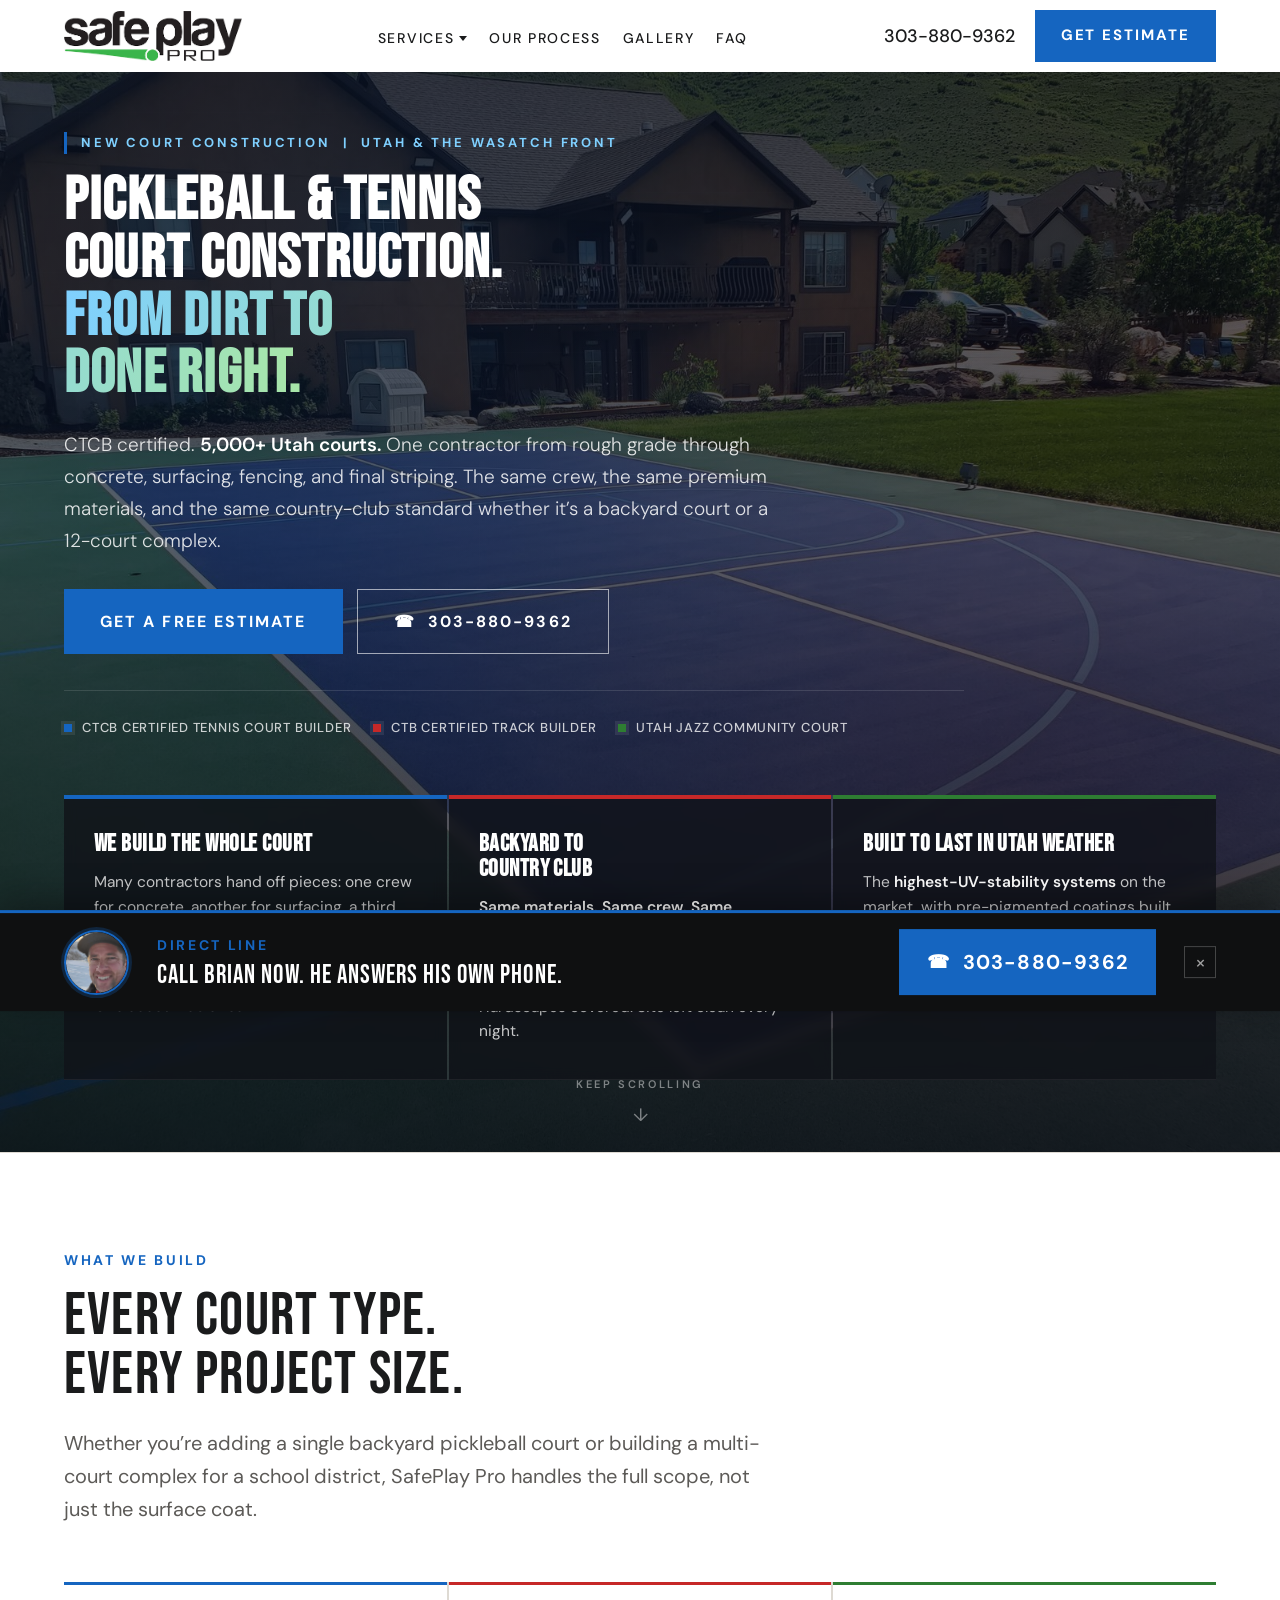
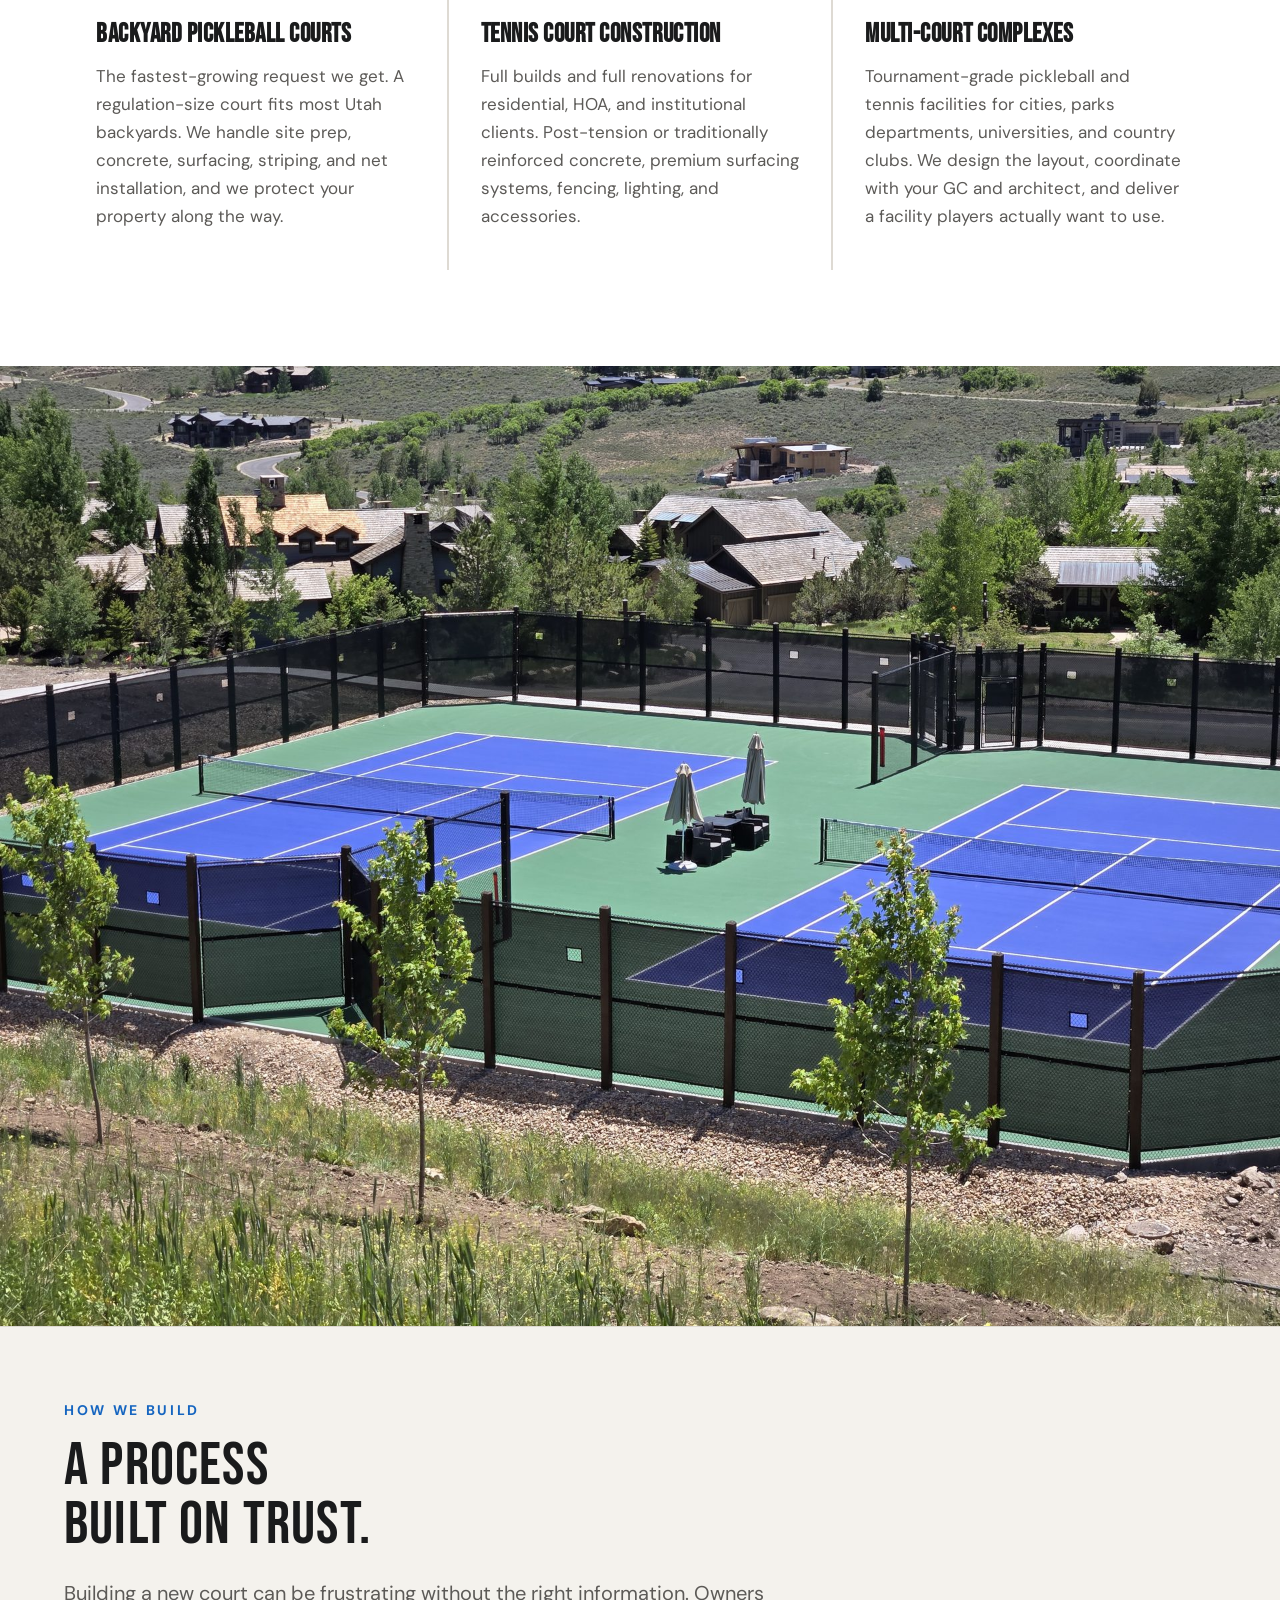
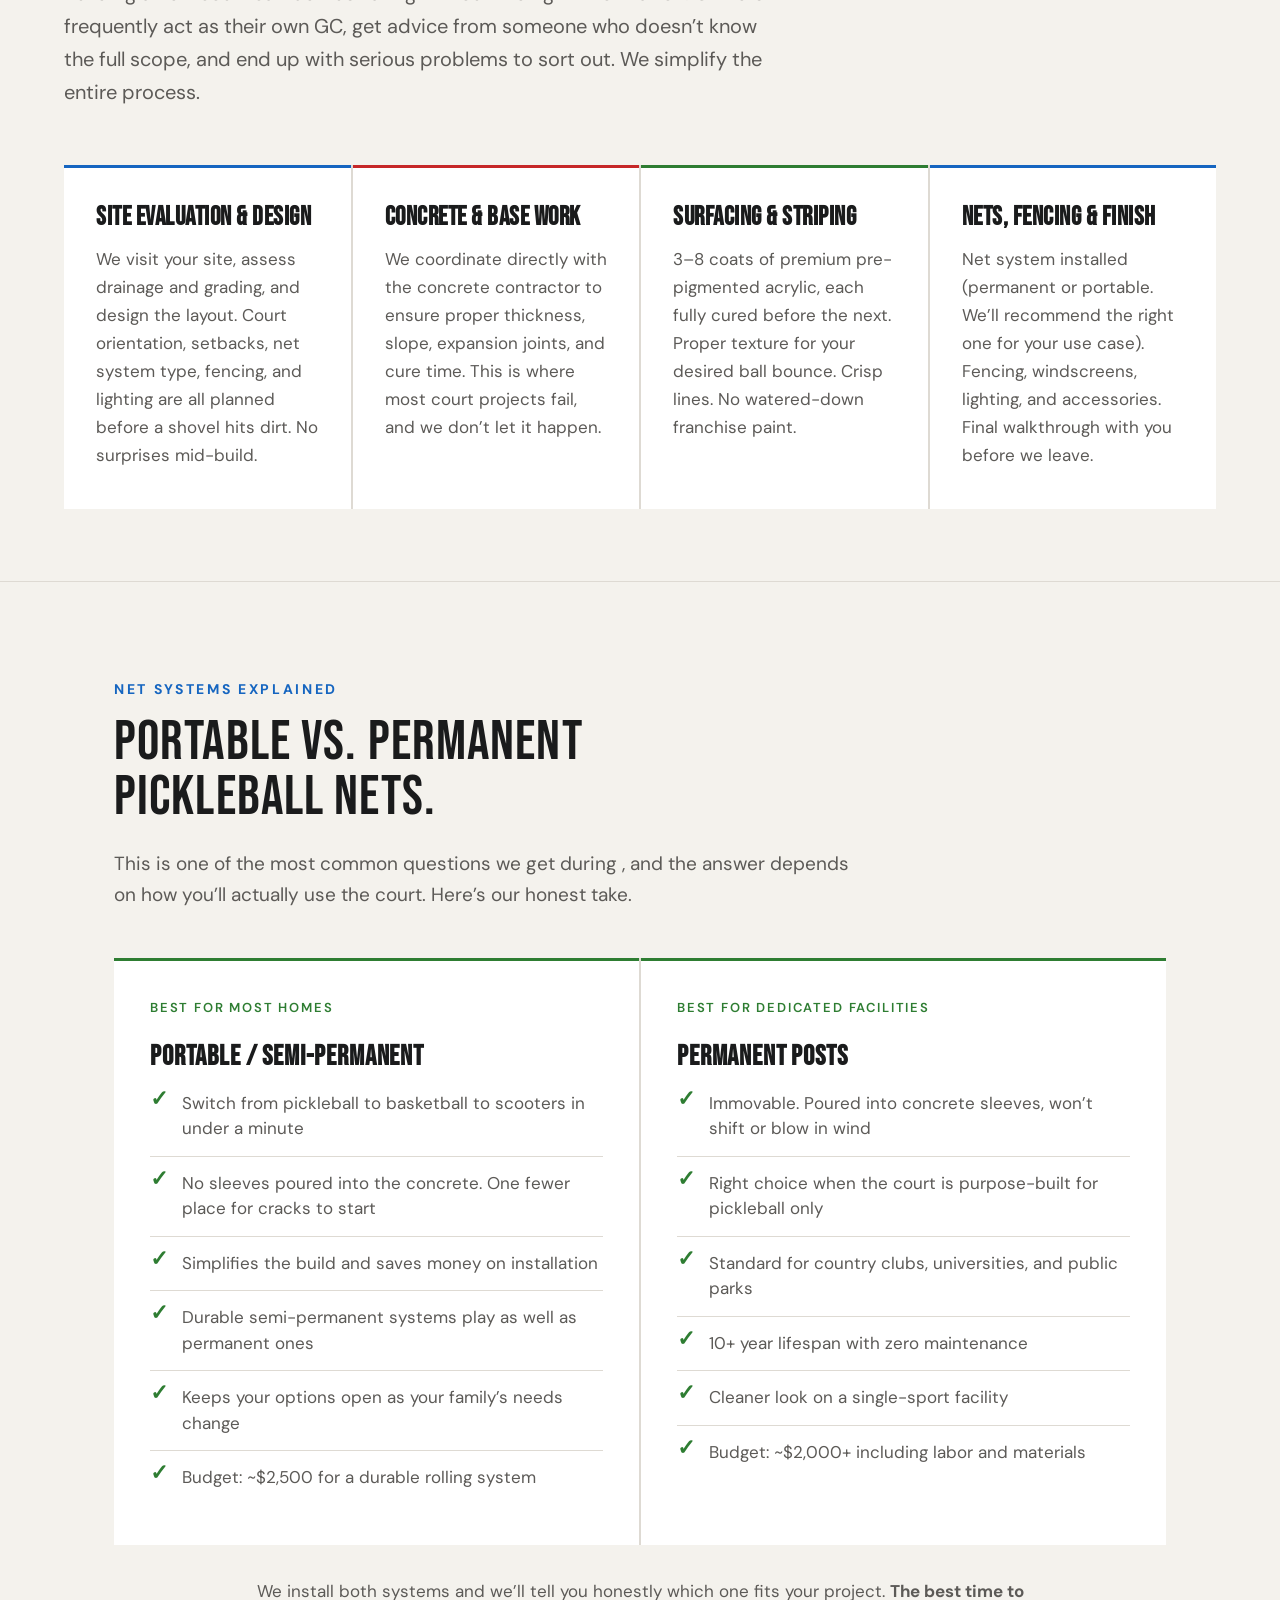
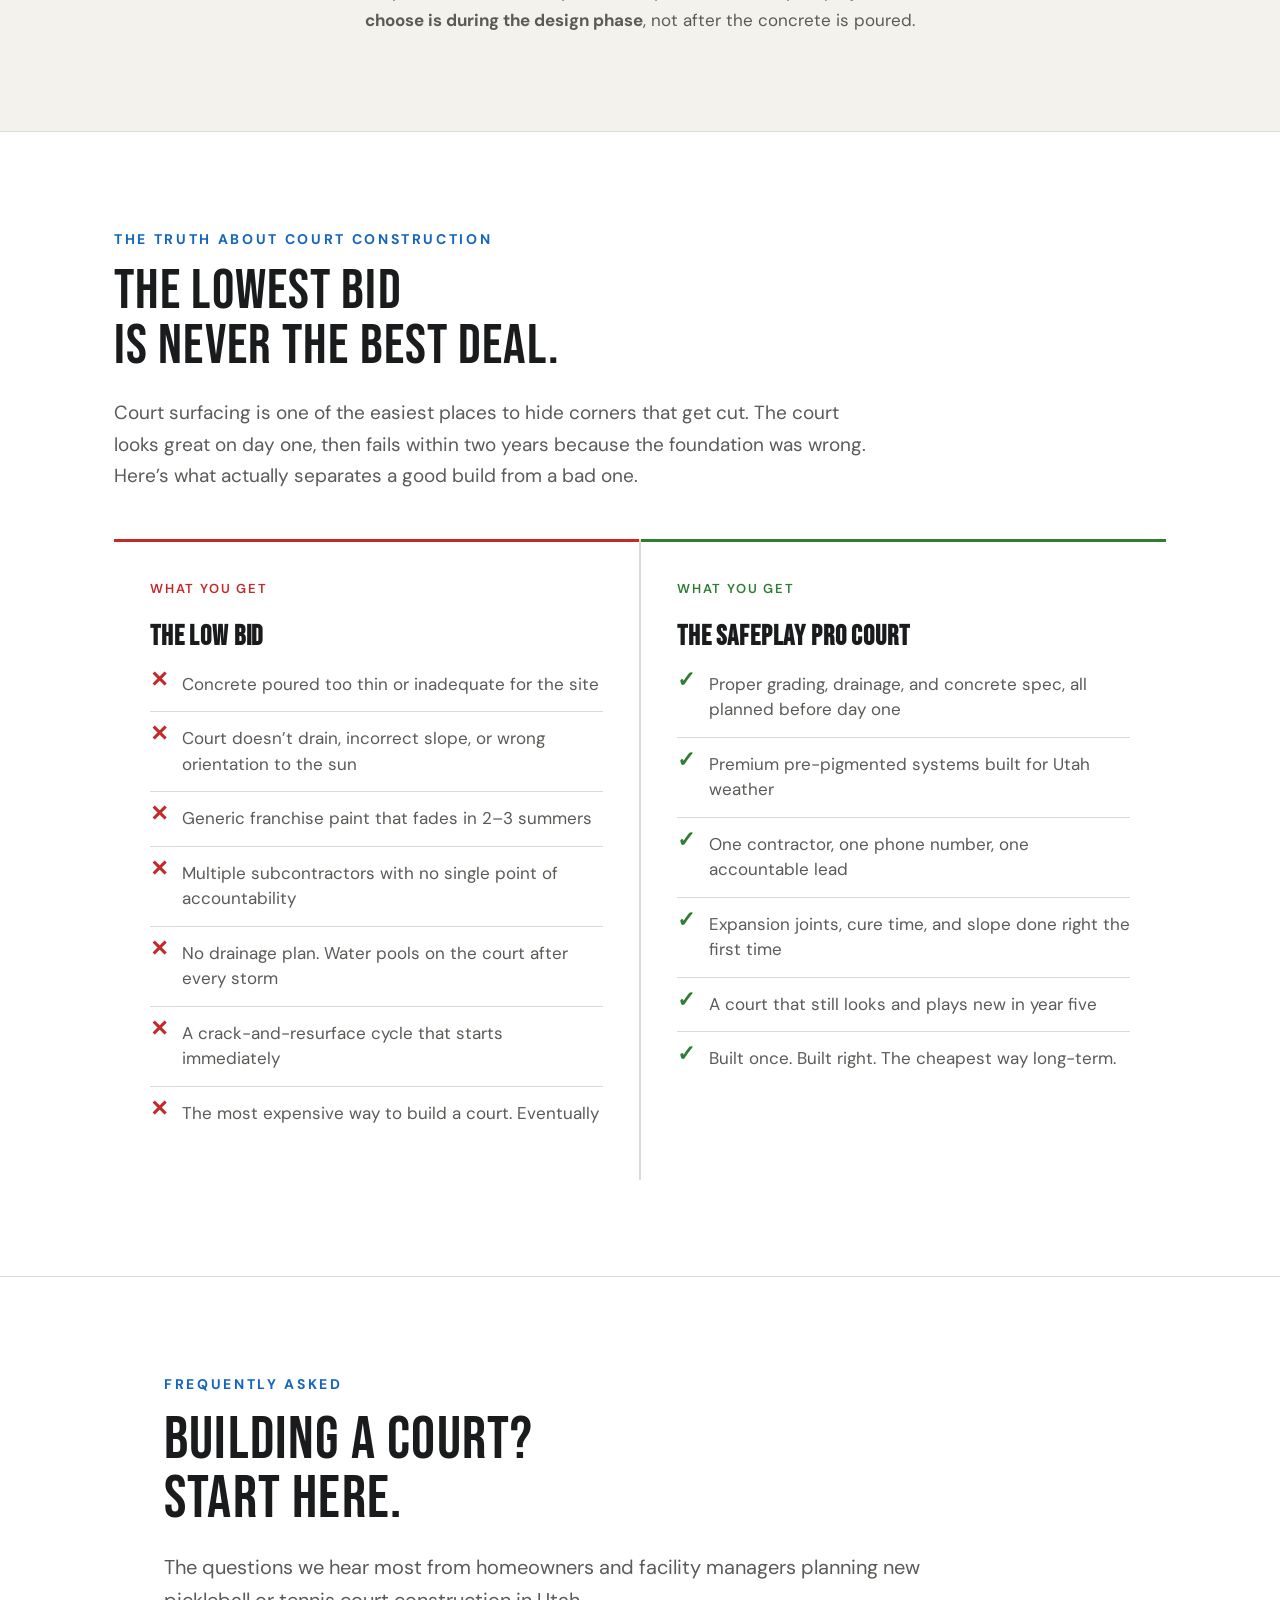
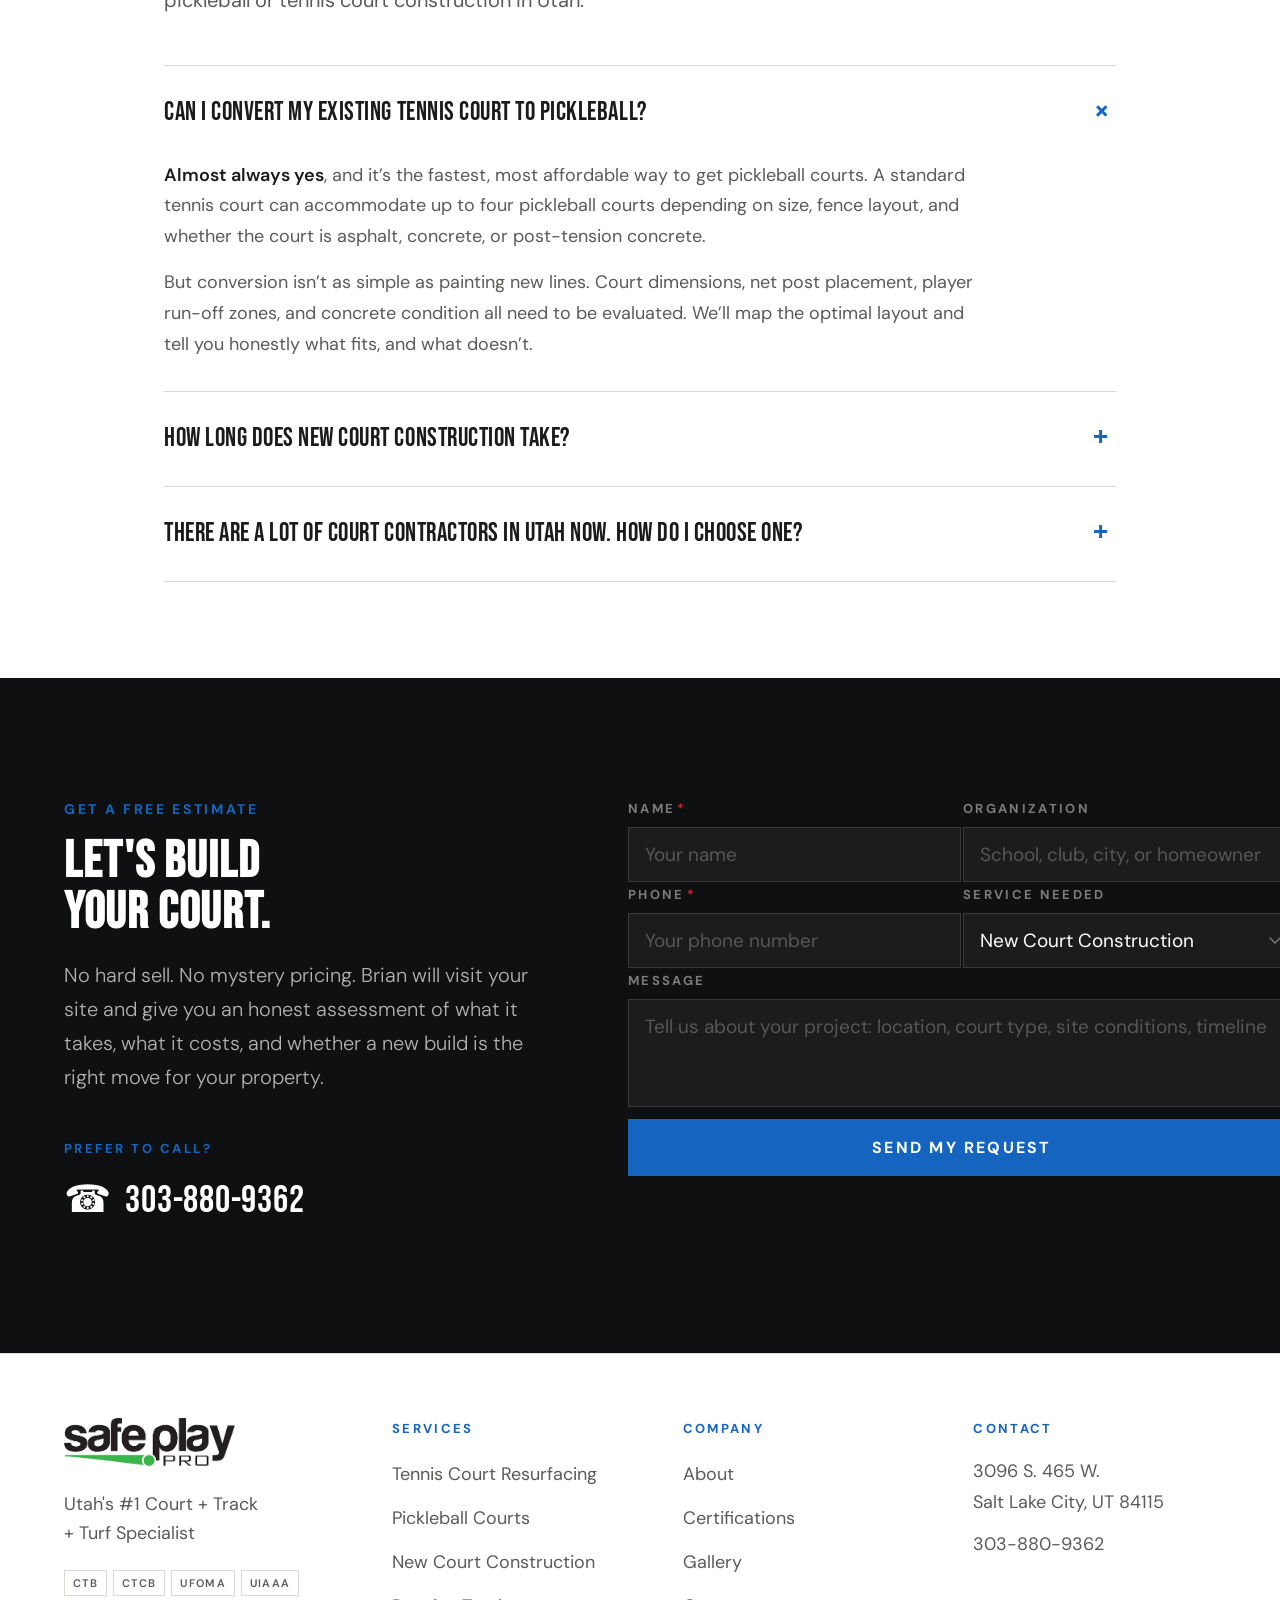
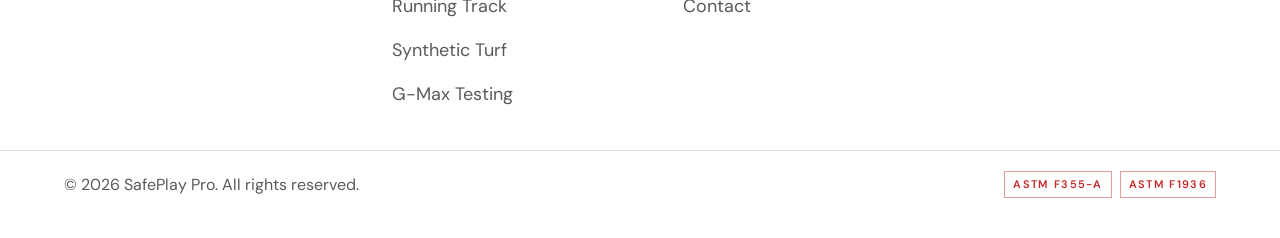
<file: tennis-pickleball-court-construction-utah.html>
<!DOCTYPE html>
<html lang="en">
<head>
<meta charset="UTF-8">
<meta name="viewport" content="width=device-width, initial-scale=1.0">
<link rel="stylesheet" href="https://widget.meetvolley.com/static/css/widget.css">
<script type="text/javascript" data-widget="https://api.meetvolley.com/api/public/get-widget/a24c3b4b-4cc4-4948-b268-8f60db51c22c" src="https://widget.meetvolley.com/widget.js"></script>
<title>Pickleball &amp; Tennis Court Construction Utah | SafePlay Pro</title>
<meta name="description" content="New pickleball and tennis court construction in Utah. Backyard courts, country clubs, and public facilities. CTCB certified. 5,000+ courts. From concrete to final striping.">
<link rel="canonical" href="https://www.safeplaypro.com/tennis-pickleball-court-construction-utah.html">
<link rel="preconnect" href="https://fonts.googleapis.com">
<link rel="preconnect" href="https://fonts.gstatic.com" crossorigin>
<link href="https://fonts.googleapis.com/css2?family=Bebas+Neue&family=DM+Sans:opsz,wght@9..40,300;9..40,400;9..40,500;9..40,600;9..40,700&display=swap" rel="stylesheet">
<link rel="stylesheet" href="style.css?v=6">
</head>
<body>

<!-- ============================================================
     NAV
============================================================ -->
<nav id="nav" aria-label="Main navigation">
  <div class="nav-inner">
    <a href="index.html#hero" class="nav-logo"><img src="images/logo.png" alt="SafePlay Pro"></a>

    <ul class="nav-links">
      <li class="nav-dd">
        <button class="nav-dd-toggle" aria-expanded="false" aria-haspopup="true">Services</button>
        <div class="nav-dd-menu" role="menu">
          <div class="nav-dd-menu-inner">
            <a href="pickleball-court-surfacing-utah.html" role="menuitem">Pickleball Court Surfacing</a>
            <a href="tennis-court-resurfacing-utah.html" role="menuitem">Tennis Court Resurfacing</a>
            <a href="tennis-pickleball-court-construction-utah.html" role="menuitem">New Court Construction</a>
            <a href="running-track-maintenance-utah.html" role="menuitem">Running Track Maintenance</a>
            <a href="synthetic-turf-maintenance-utah.html" role="menuitem">Synthetic Turf Maintenance</a>
            <a href="gmax-testing-utah.html" role="menuitem">G-Max Testing</a>
          </div>
        </div>
      </li>
      <li><a href="index.html#process">Our Process</a></li>
      <li><a href="index.html#gallery">Gallery</a></li>
      <li><a href="index.html#faq">FAQ</a></li>
    </ul>

    <div class="nav-right">
      <a href="tel:3038809362" class="nav-phone nav-btn-desk">303-880-9362</a>
      <a href="#estimate" class="btn btn-blue nav-btn-desk">Get Estimate</a>
      <button class="nav-ham" id="ham" aria-label="Toggle menu" aria-expanded="false">
        <span></span><span></span><span></span>
      </button>
    </div>
  </div>
</nav>

<div id="nav-mobile" aria-label="Mobile navigation">
  <a href="pickleball-court-surfacing-utah.html">Pickleball Court Surfacing</a>
  <a href="tennis-court-resurfacing-utah.html">Tennis Court Resurfacing</a>
  <a href="tennis-pickleball-court-construction-utah.html">New Court Construction</a>
  <a href="running-track-maintenance-utah.html">Running Track Maintenance</a>
  <a href="synthetic-turf-maintenance-utah.html">Synthetic Turf Maintenance</a>
  <a href="gmax-testing-utah.html">G-Max Testing</a>
  <a href="index.html#process">Our Process</a>
  <a href="index.html#gallery">Gallery</a>
  <a href="index.html#faq">FAQ</a>
  <a href="tel:3038809362" class="mob-phone">&#9742;&nbsp; 303-880-9362</a>
  <a href="#estimate" class="btn btn-blue">Get a Free Estimate</a>
</div>

<!-- ============================================================
     HERO — Construction landing-page variant
============================================================ -->
<section id="hero" class="hero-lp" style="background-image: url('images/optimized/20230530_154946.jpg');" aria-labelledby="hero-heading">
  <div class="lp-hero-inner">
    <div class="lp-hero-hd">
      <span class="lp-eyebrow reveal">New Court Construction &nbsp;|&nbsp; Utah &amp; The Wasatch Front</span>
      <h1 class="lp-hero-h1 reveal" id="hero-heading" style="transition-delay:.06s">PICKLEBALL &amp; TENNIS<br>COURT CONSTRUCTION.<br><span class="lp-hero-accent">FROM DIRT TO<br>DONE RIGHT.</span></h1>
      <p class="lp-hero-sub reveal" style="transition-delay:.12s">CTCB certified. <strong>5,000+ Utah courts.</strong> One contractor from rough grade through concrete, surfacing, fencing, and final striping. The same crew, the same premium materials, and the same country-club standard whether it&rsquo;s a backyard court or a 12-court complex.</p>
      <div class="hero-ctas reveal" style="transition-delay:.18s">
        <a href="#estimate" class="btn btn-blue-lg">Get a Free Estimate</a>
        <a href="tel:3038809362" class="btn btn-ghost-lg">&#9742;&nbsp; 303-880-9362</a>
      </div>
      <div class="lp-hero-chips reveal" style="transition-delay:.22s">
        <span class="lp-chip"><span class="lp-chip-dot lp-dot-blue"></span>CTCB Certified Tennis Court Builder</span>
        <span class="lp-chip"><span class="lp-chip-dot lp-dot-red"></span>CTB Certified Track Builder</span>
        <span class="lp-chip"><span class="lp-chip-dot lp-dot-green"></span>Utah Jazz Community Court</span>
      </div>
    </div>

    <div class="lp-hero-cards" aria-label="What sets us apart">
      <div class="lp-card lp-card-blue reveal">
        <h3 class="lp-name">We Build the Whole Court</h3>
        <p class="lp-body">Many contractors hand off pieces: one crew for concrete, another for surfacing, a third for fencing. <strong>We manage every phase</strong> from design and grading through final striping and net installation. One point of contact. One accountable team.</p>
      </div>
      <div class="lp-card lp-card-red reveal" style="transition-delay:.08s">
        <h3 class="lp-name">Backyard to<br>Country Club</h3>
        <p class="lp-body"><strong>Same materials. Same crew. Same attention to detail,</strong> whether the project is a residential backyard pickleball court or a tournament facility. Landscaping protected. Hardscapes covered. Site left clean every night.</p>
      </div>
      <div class="lp-card lp-card-green reveal" style="transition-delay:.16s">
        <h3 class="lp-name">Built to Last in Utah Weather</h3>
        <p class="lp-body">The <strong>highest-UV-stability systems</strong> on the market, with pre-pigmented coatings built to hold color through Utah&rsquo;s brutal sun and freeze-thaw cycles. Proper drainage, proper prep, proper cure time. No shortcuts.</p>
      </div>
    </div>
  </div>
  <div class="lp-hero-scroll" aria-hidden="true">
    <span class="lp-hero-scroll-lbl">Keep Scrolling</span>
    <span class="lp-hero-scroll-arr">&#x2193;</span>
  </div>
</section>

<!-- ============================================================
     WHAT WE BUILD — Service scope (3-col process grid)
============================================================ -->
<section id="scope" aria-labelledby="scope-heading">
  <div class="process-inner">
    <div class="process-hd reveal">
      <span class="eyebrow">What We Build</span>
      <h2 class="process-h2 bebas" id="scope-heading">EVERY COURT TYPE.<br>EVERY PROJECT SIZE.</h2>
      <p class="process-lede">Whether you&rsquo;re adding a single backyard pickleball court or building a multi-court complex for a school district, SafePlay Pro handles the full scope, not just the surface coat.</p>
    </div>

    <div class="process-grid cols-3 process-grid-colored">
      <div class="process-card pc-blue reveal">
        <h3 class="process-name">Backyard Pickleball Courts</h3>
        <p class="process-body">The fastest-growing request we get. A regulation-size court fits most Utah backyards. We handle site prep, concrete, surfacing, striping, and net installation, and we protect your property along the way.</p>
      </div>
      <div class="process-card pc-red reveal" style="transition-delay:.08s">
        <h3 class="process-name">Tennis Court Construction</h3>
        <p class="process-body">Full builds and full renovations for residential, HOA, and institutional clients. Post-tension or traditionally reinforced concrete, premium surfacing systems, fencing, lighting, and accessories.</p>
      </div>
      <div class="process-card pc-green reveal" style="transition-delay:.16s">
        <h3 class="process-name">Multi-Court Complexes</h3>
        <p class="process-body">Tournament-grade pickleball and tennis facilities for cities, parks departments, universities, and country clubs. We design the layout, coordinate with your GC and architect, and deliver a facility players actually want to use.</p>
      </div>
    </div>
  </div>
</section>

<!-- ============================================================
     COURT PHOTO — Full-width break
============================================================ -->
<section class="lp-photo-break" aria-label="Multi-court complex construction">
  <img src="images/optimized/20240613_133120.jpg" alt="Multi-court tennis and pickleball complex built by SafePlay Pro in a Utah mountain community" loading="lazy" style="width:100%;height:auto;display:block;">
</section>

<!-- ============================================================
     HOW WE BUILD — Process (4-col)
============================================================ -->
<section id="process" aria-labelledby="process-heading">
  <div class="process-inner">
    <div class="process-hd reveal">
      <span class="eyebrow">How We Build</span>
      <h2 class="process-h2 bebas" id="process-heading">A PROCESS<br>BUILT ON TRUST.</h2>
      <p class="process-lede">Building a new court can be frustrating without the right information. Owners frequently act as their own GC, get advice from someone who doesn&rsquo;t know the full scope, and end up with serious problems to sort out. We simplify the entire process.</p>
    </div>

    <div class="process-grid process-grid-colored">
      <div class="process-card pc-blue reveal">
        <h3 class="process-name">Site Evaluation &amp; Design</h3>
        <p class="process-body">We visit your site, assess drainage and grading, and design the layout. Court orientation, setbacks, net system type, fencing, and lighting are all planned before a shovel hits dirt. No surprises mid-build.</p>
      </div>
      <div class="process-card pc-red reveal" style="transition-delay:.08s">
        <h3 class="process-name">Concrete &amp; Base Work</h3>
        <p class="process-body">We coordinate directly with the concrete contractor to ensure proper thickness, slope, expansion joints, and cure time. This is where most court projects fail, and we don&rsquo;t let it happen.</p>
      </div>
      <div class="process-card pc-green reveal" style="transition-delay:.16s">
        <h3 class="process-name">Surfacing &amp; Striping</h3>
        <p class="process-body">3&ndash;8 coats of premium pre-pigmented acrylic, each fully cured before the next. Proper texture for your desired ball bounce. Crisp lines. No watered-down franchise paint.</p>
      </div>
      <div class="process-card pc-blue reveal" style="transition-delay:.24s">
        <h3 class="process-name">Nets, Fencing &amp; Finish</h3>
        <p class="process-body">Net system installed (permanent or portable. We&rsquo;ll recommend the right one for your use case). Fencing, windscreens, lighting, and accessories. Final walkthrough with you before we leave.</p>
      </div>
    </div>
  </div>
</section>

<!-- ============================================================
     PORTABLE VS PERMANENT NETS — Mini-explainer
============================================================ -->
<section id="netsystems" aria-labelledby="nets-heading">
  <div class="compare-inner">
    <div class="compare-hd reveal">
      <span class="eyebrow">Net Systems Explained</span>
      <h2 class="compare-h2 bebas" id="nets-heading">PORTABLE VS. PERMANENT<br>PICKLEBALL NETS.</h2>
      <p class="compare-lede">This is one of the most common questions we get during , and the answer depends on how you&rsquo;ll actually use the court. Here&rsquo;s our honest take.</p>
    </div>

    <div class="compare-grid">
      <div class="compare-card good reveal">
        <div class="compare-sub">Best For Most Homes</div>
        <h3 class="compare-h">Portable / Semi-Permanent</h3>
        <ul class="compare-list">
          <li>Switch from pickleball to basketball to scooters in under a minute</li>
          <li>No sleeves poured into the concrete. One fewer place for cracks to start</li>
          <li>Simplifies the build and saves money on installation</li>
          <li>Durable semi-permanent systems play as well as permanent ones</li>
          <li>Keeps your options open as your family&rsquo;s needs change</li>
          <li>Budget: ~$2,500 for a durable rolling system</li>
        </ul>
      </div>
      <div class="compare-card good reveal" style="transition-delay:.08s">
        <div class="compare-sub">Best For Dedicated Facilities</div>
        <h3 class="compare-h">Permanent Posts</h3>
        <ul class="compare-list">
          <li>Immovable. Poured into concrete sleeves, won&rsquo;t shift or blow in wind</li>
          <li>Right choice when the court is purpose-built for pickleball only</li>
          <li>Standard for country clubs, universities, and public parks</li>
          <li>10+ year lifespan with zero maintenance</li>
          <li>Cleaner look on a single-sport facility</li>
          <li>Budget: ~$2,000+ including labor and materials</li>
        </ul>
      </div>
    </div>
    <p style="max-width:820px;margin:32px auto 0;font-size:17px;line-height:1.7;color:var(--text-mid);text-align:center;">We install both systems and we&rsquo;ll tell you honestly which one fits your project. <strong>The best time to choose is during the design phase</strong>, not after the concrete is poured.</p>
  </div>
</section>

<!-- ============================================================
     PRICE VS VALUE — Compare grid
============================================================ -->
<section id="pricevalue" aria-labelledby="pv-heading">
  <div class="compare-inner">
    <div class="compare-hd reveal">
      <span class="eyebrow">The Truth About Court Construction</span>
      <h2 class="compare-h2 bebas" id="pv-heading">THE LOWEST BID<br>IS NEVER THE BEST DEAL.</h2>
      <p class="compare-lede">Court surfacing is one of the easiest places to hide corners that get cut. The court looks great on day one, then fails within two years because the foundation was wrong. Here&rsquo;s what actually separates a good build from a bad one.</p>
    </div>

    <div class="compare-grid">
      <div class="compare-card bad reveal">
        <div class="compare-sub">What You Get</div>
        <h3 class="compare-h">The Low Bid</h3>
        <ul class="compare-list">
          <li>Concrete poured too thin or inadequate for the site</li>
          <li>Court doesn&rsquo;t drain, incorrect slope, or wrong orientation to the sun</li>
          <li>Generic franchise paint that fades in 2&ndash;3 summers</li>
          <li>Multiple subcontractors with no single point of accountability</li>
          <li>No drainage plan. Water pools on the court after every storm</li>
          <li>A crack-and-resurface cycle that starts immediately</li>
          <li>The most expensive way to build a court. Eventually</li>
        </ul>
      </div>
      <div class="compare-card good reveal" style="transition-delay:.08s">
        <div class="compare-sub">What You Get</div>
        <h3 class="compare-h">The SafePlay Pro Court</h3>
        <ul class="compare-list">
          <li>Proper grading, drainage, and concrete spec, all planned before day one</li>
          <li>Premium pre-pigmented systems built for Utah weather</li>
          <li>One contractor, one phone number, one accountable lead</li>
          <li>Expansion joints, cure time, and slope done right the first time</li>
          <li>A court that still looks and plays new in year five</li>
          <li>Built once. Built right. The cheapest way long-term.</li>
        </ul>
      </div>
    </div>
  </div>
</section>

<!-- ============================================================
     FAQ — Construction-specific questions
============================================================ -->
<section id="faq" aria-labelledby="faq-heading">
  <div class="faq-inner">
    <div class="faq-hd reveal">
      <span class="eyebrow">Frequently Asked</span>
      <h2 class="faq-h2 bebas" id="faq-heading">BUILDING A COURT?<br>START HERE.</h2>
      <p class="faq-lede">The questions we hear most from homeowners and facility managers planning new pickleball or tennis court construction in Utah.</p>
    </div>

    <div class="faq-list">
      <details class="faq-item reveal" open>
        <summary>
          <span class="faq-q">Can I convert my existing tennis court to pickleball?</span>
          <span class="faq-toggle" aria-hidden="true">+</span>
        </summary>
        <div class="faq-a">
          <p><strong>Almost always yes</strong>, and it&rsquo;s the fastest, most affordable way to get pickleball courts. A standard tennis court can accommodate up to four pickleball courts depending on size, fence layout, and whether the court is asphalt, concrete, or post-tension concrete.</p>
          <p>But conversion isn&rsquo;t as simple as painting new lines. Court dimensions, net post placement, player run-off zones, and concrete condition all need to be evaluated. We&rsquo;ll map the optimal layout and tell you honestly what fits, and what doesn&rsquo;t.</p>
        </div>
      </details>

      <details class="faq-item reveal" style="transition-delay:.12s">
        <summary>
          <span class="faq-q">How long does new court construction take?</span>
          <span class="faq-toggle" aria-hidden="true">+</span>
        </summary>
        <div class="faq-a">
          <p>A typical residential court takes <strong>4&ndash;8 weeks</strong> from concrete pour to final striping, depending on weather and curing time. Multi-court complexes take , usually 8&ndash;16 weeks. Utah&rsquo;s freeze-thaw cycle limits outdoor surfacing to roughly April through October.</p>
          <p>We give you a real start date and a real , and we hit them. If weather pushes the timeline, we tell you up front rather than disappearing for three weeks.</p>
        </div>
      </details>

      <details class="faq-item reveal" style="transition-delay:.18s">
        <summary>
          <span class="faq-q">There are a lot of court contractors in Utah now. How do I choose one?</span>
          <span class="faq-toggle" aria-hidden="true">+</span>
        </summary>
        <div class="faq-a">
          <p>Five years ago there were four real court contractors in Utah. Today there are dozens of , and very little real experience behind most of them. Here are the questions that separate the pros from the pretenders:</p>
          <ul class="faq-causes">
            <li><strong>How many years have you actually been building courts in Utah?</strong> Not how long the website , but how many seasons of crews on courts.</li>
            <li><strong>What materials do you use, and are they pre-pigmented or mixed on site?</strong> Pre-pigmented systems hold color far longer.</li>
            <li><strong>Will you manage the concrete coordination or just show up to paint?</strong> A court is only as good as the slab underneath it.</li>
            <li><strong>What&rsquo;s your warranty, and will you still be in business to honor it?</strong></li>
          </ul>
          <p><strong>One thing worth knowing:</strong> Utah has a local franchise that sells low-cost court paint to anyone who  with no qualifications, no training. That&rsquo;s the single biggest reason there are so many &ldquo;court contractors&rdquo; now, and it&rsquo;s the single biggest reason we get called to tear out failed courts and start over. <strong>Ask what brand of materials your contractor uses, and ask why.</strong></p>
        </div>
      </details>
    </div>
  </div>
</section>

<!-- ============================================================
     ESTIMATE FORM — Dark Section
============================================================ -->
<section id="estimate" aria-labelledby="est-heading">
  <div class="est-inner">
    <div class="reveal">
      <span class="eyebrow">Get a Free Estimate</span>
      <h2 class="est-h2" id="est-heading">LET'S BUILD<br>YOUR COURT.</h2>
      <p class="est-body">No hard sell. No mystery pricing. Brian will visit your site and give you an honest assessment of what it takes, what it costs, and whether a new build is the right move for your property.</p>
      <span class="est-phone-lbl">Prefer to call?</span>
      <a href="tel:3038809362" class="est-phone">&#9742;&nbsp; 303-880-9362</a>
    </div>

    <div class="reveal" style="transition-delay:.14s">
      <form id="est-form" action="#" method="POST" novalidate>
        <div class="fgrid">
          <div class="ffield">
            <label class="flabel" for="f-name">Name<span class="req">*</span></label>
            <input class="finput" type="text" id="f-name" name="name" required placeholder="Your name">
          </div>
          <div class="ffield">
            <label class="flabel" for="f-org">Organization</label>
            <input class="finput" type="text" id="f-org" name="org" placeholder="School, club, city, or homeowner">
          </div>
          <div class="ffield">
            <label class="flabel" for="f-phone">Phone<span class="req">*</span></label>
            <input class="finput" type="tel" id="f-phone" name="phone" required placeholder="Your phone number">
          </div>
          <div class="ffield">
            <label class="flabel" for="f-service">Service Needed</label>
            <select class="fselect" id="f-service" name="service">
              <option value="" disabled>Select a service</option>
              <option value="resurface">Tennis Court Resurfacing</option>
              <option value="construction" selected>New Court Construction</option>
              <option value="pickleball">Pickleball Court</option>
              <option value="track">Running Track</option>
              <option value="turf">Synthetic Turf</option>
              <option value="gmax">G-Max Testing</option>
              <option value="other">Other</option>
            </select>
          </div>
          <div class="ffield fw">
            <label class="flabel" for="f-msg">Message</label>
            <textarea class="ftextarea" id="f-msg" name="message" placeholder="Tell us about your project: location, court type, site conditions, timeline"></textarea>
          </div>
          <button type="submit" class="fsubmit" id="fsubmit">Send My Request</button>
        </div>
      </form>
    </div>
  </div>
</section>

<!-- ============================================================
     FOOTER
============================================================ -->
<footer id="footer" aria-label="Site footer">
  <div class="foot-inner">
    <div>
      <a href="index.html#hero" class="foot-logo" aria-label="SafePlay Pro home"><img src="images/logo.png" alt="SafePlay Pro"></a>
      <p class="foot-tag">Utah's #1 Court + Track<br>+ Turf Specialist</p>
      <div class="foot-chips">
        <span class="fchip">CTB</span>
        <span class="fchip">CTCB</span>
        <span class="fchip">UFOMA</span>
        <span class="fchip">UIAAA</span>
      </div>
    </div>
    <div>
      <span class="fcol-lbl">Services</span>
      <ul class="flinks">
        <li><a href="tennis-court-resurfacing-utah.html">Tennis Court Resurfacing</a></li>
        <li><a href="pickleball-court-surfacing-utah.html">Pickleball Courts</a></li>
        <li><a href="tennis-pickleball-court-construction-utah.html">New Court Construction</a></li>
        <li><a href="running-track-maintenance-utah.html">Running Track</a></li>
        <li><a href="synthetic-turf-maintenance-utah.html">Synthetic Turf</a></li>
        <li><a href="gmax-testing-utah.html">G-Max Testing</a></li>
      </ul>
    </div>
    <div>
      <span class="fcol-lbl">Company</span>
      <ul class="flinks">
        <li><a href="index.html#testimonials">About</a></li>
        <li><a href="index.html#certs">Certifications</a></li>
        <li><a href="index.html#gallery">Gallery</a></li>
        <li><a href="#estimate">Contact</a></li>
      </ul>
    </div>
    <div>
      <span class="fcol-lbl">Contact</span>
      <div class="fcontact-line">3096 S. 465 W.<br>Salt Lake City, UT 84115</div>
      <div class="fcontact-line" style="margin-top:12px;"><a href="tel:3038809362">303-880-9362</a></div>
    </div>
  </div>
  <div class="foot-bottom">
    <span class="foot-copy">&copy; 2026 SafePlay Pro. All rights reserved.</span>
    <div class="astm-chips">
      <span class="achip">ASTM F355-A</span>
      <span class="achip">ASTM F1936</span>
    </div>
  </div>
</footer>

<!-- ============================================================
     STICKY CALL BAR
============================================================ -->
<aside class="sticky-call" id="sticky-call" aria-hidden="true">
  <div class="sticky-call-inner">
    <div class="sticky-call-avatar"><img src="images/optimized/brian-headshot.png" alt="Brian — SafePlay Pro" width="52" height="52"></div>
    <div class="sticky-call-text">
      <span class="sticky-call-eyebrow">Direct Line</span>
      <span class="sticky-call-headline">Call Brian Now. He answers his own phone.</span>
    </div>
    <a href="tel:3038809362" class="sticky-call-cta">
      <span class="sticky-call-icon" aria-hidden="true">&#9742;</span>
      <span class="sticky-call-num">303-880-9362</span>
    </a>
    <button type="button" class="sticky-call-close" id="sticky-call-close" aria-label="Dismiss call bar">&times;</button>
  </div>
</aside>

<script src="main.js?v=6"></script>
</body>
</html>
</file>
<file: style.css>
/* =============================================================
   CSS VARIABLES
============================================================= */
:root {
  --surface:         #F4F2ED;
  --white:           #FFFFFF;
  --text-dark:       #1A1B1C;
  --text-mid:        #5C5A57;
  --dark:            #0F1011;
  --border:          #DEDAD3;
  --court-blue:      #1565C0;
  --court-blue-dk:   #0D47A1;
  --court-blue-pale: #E3F0FF;
  --court-red:       #C62828;
  --court-red-pale:  #FEECEC;
  --court-green:     #2E7D32;
  --court-green-pale:#EBF5EC;
}

/* =============================================================
   RESET + BASE
============================================================= */
*, *::before, *::after {
  box-sizing: border-box;
  margin: 0;
  padding: 0;
  border-radius: 0 !important;
}
html { scroll-behavior: smooth; }
body {
  font-family: 'DM Sans', sans-serif;
  font-weight: 400;
  font-size: 20px;
  line-height: 1.7;
  color: var(--text-dark);
  background: var(--surface);
  -webkit-font-smoothing: antialiased;
  -moz-osx-font-smoothing: grayscale;
}
a { text-decoration: none; }
img { display: block; max-width: 100%; }
ul { list-style: none; }
button { cursor: pointer; }

/* =============================================================
   LAYOUT CONTAINERS
============================================================= */
.container {
  max-width: 1280px;
  margin: 0 auto;
  padding: 0 64px;
}

/* =============================================================
   TYPOGRAPHY UTILITIES
============================================================= */
.eyebrow {
  display: block;
  font-family: 'DM Sans', sans-serif;
  font-weight: 700;
  font-size: 14px;
  letter-spacing: 0.19em;
  text-transform: uppercase;
  color: var(--court-blue);
  margin-bottom: 12px;
}
.bebas {
  font-family: 'Bebas Neue', sans-serif;
  font-weight: 400;
  letter-spacing: 0.02em;
  line-height: 1;
}

/* =============================================================
   BUTTON SYSTEM
============================================================= */
.btn {
  display: inline-flex;
  align-items: center;
  gap: 8px;
  font-family: 'DM Sans', sans-serif;
  font-weight: 700;
  font-size: 15px;
  letter-spacing: 0.13em;
  text-transform: uppercase;
  border: none;
  transition: background 0.18s, color 0.18s, border-color 0.18s;
  white-space: nowrap;
}
.btn-blue      { background: var(--court-blue); color: #fff; padding: 13px 26px; }
.btn-blue:hover{ background: var(--court-blue-dk); }
.btn-blue-lg   { background: var(--court-blue); color: #fff; padding: 18px 36px; font-size: 16px; }
.btn-blue-lg:hover { background: var(--court-blue-dk); }
.btn-red       { background: var(--court-red); color: #fff; padding: 13px 26px; }
.btn-red:hover { background: #B71C1C; }
.btn-red-lg    { background: var(--court-red); color: #fff; padding: 18px 36px; font-size: 16px; }
.btn-red-lg:hover { background: #B71C1C; }
.btn-ghost-lg  { background: transparent; color: #fff; border: 1px solid rgba(255,255,255,0.60); padding: 18px 36px; font-size: 16px; }
.btn-ghost-lg:hover { background: rgba(255,255,255,0.08); }
.btn-outline-blue { background: transparent; color: var(--court-blue); border: 1.5px solid var(--court-blue); padding: 12px 24px; }
.btn-outline-blue:hover { background: var(--court-blue); color: #fff; }
.btn-text { background: none; border: none; padding: 0; font-size: 16px; letter-spacing: 0.08em; }
.btn-text-blue { color: var(--court-blue); }
.btn-text-blue:hover { color: var(--court-blue-dk); }
.btn-text-red  { color: var(--court-red); }
.btn-text-green{ color: var(--court-green); }

/* =============================================================
   BADGE / CHIP SYSTEM
============================================================= */
.badge {
  display: inline-block;
  font-family: 'DM Sans', sans-serif;
  font-weight: 700;
  font-size: 11px;
  letter-spacing: 0.16em;
  text-transform: uppercase;
  padding: 4px 9px;
}
.badge-red   { background: var(--court-red);   color: #fff; }
.badge-blue  { background: var(--court-blue);  color: #fff; }
.badge-green { background: var(--court-green); color: #fff; }

.chip {
  display: inline-block;
  font-family: 'DM Sans', sans-serif;
  font-weight: 600;
  font-size: 13px;
  letter-spacing: 0.10em;
  text-transform: uppercase;
  padding: 3px 9px;
  border: 1px solid var(--court-blue);
  color: var(--court-blue);
}

/* =============================================================
   IMAGE PLACEHOLDER
============================================================= */
.img-ph {
  display: flex;
  align-items: center;
  justify-content: center;
  background: #161616;
  width: 100%;
  height: 100%;
}
.img-ph span {
  font-family: 'DM Sans', sans-serif;
  font-weight: 600;
  font-size: 13px;
  letter-spacing: 0.12em;
  text-transform: uppercase;
  color: rgba(255,255,255,0.28);
  text-align: center;
  padding: 20px;
  line-height: 1.8;
}

/* =============================================================
   SCROLL REVEAL
============================================================= */
.reveal {
  opacity: 0;
  transform: translateY(28px);
  transition: opacity 0.65s cubic-bezier(0.16,1,0.3,1),
              transform 0.65s cubic-bezier(0.16,1,0.3,1);
}
.reveal.in { opacity: 1; transform: translateY(0); }

/* =============================================================
   01 — NAVIGATION
============================================================= */
#nav {
  position: fixed;
  top: 0; left: 0; right: 0;
  z-index: 900;
  height: 72px;
  background: var(--white);
  transition: box-shadow 0.3s;
}
#nav.scrolled { box-shadow: 0 2px 20px rgba(0,0,0,0.09); }
.nav-inner {
  max-width: 1280px;
  margin: 0 auto;
  padding: 0 64px;
  height: 72px;
  display: flex;
  align-items: center;
  justify-content: space-between;
  gap: 24px;
}
.nav-logo {
  display: flex;
  align-items: center;
  flex-shrink: 0;
  line-height: 0;
}
.nav-logo img {
  height: 50px;
  width: auto;
  display: block;
}
.nav-links {
  display: flex;
  align-items: baseline;
  gap: 22px;
}
.nav-links a {
  font-family: 'DM Sans', sans-serif;
  font-weight: 500;
  font-size: 14px;
  letter-spacing: 0.12em;
  text-transform: uppercase;
  color: var(--text-dark);
  padding-bottom: 3px;
  border-bottom: 2px solid transparent;
  white-space: nowrap;
  transition: color 0.2s, border-color 0.2s;
}
.nav-links a:hover, .nav-links a.active {
  color: var(--court-blue);
  border-bottom-color: var(--court-blue);
}
/* --- Nav dropdown --- */
.nav-dd { position: relative; }
.nav-dd-toggle {
  font-family: 'DM Sans', sans-serif;
  font-weight: 500;
  font-size: 14px;
  letter-spacing: 0.12em;
  text-transform: uppercase;
  color: var(--text-dark);
  padding-bottom: 3px;
  border: none;
  border-bottom: 2px solid transparent;
  background: none;
  cursor: pointer;
  white-space: nowrap;
  transition: color 0.2s, border-color 0.2s;
  display: flex;
  align-items: center;
  gap: 5px;
}
.nav-dd-toggle::after {
  content: '';
  display: inline-block;
  width: 0; height: 0;
  border-left: 4px solid transparent;
  border-right: 4px solid transparent;
  border-top: 5px solid currentColor;
  transition: transform 0.2s;
}
.nav-dd:hover .nav-dd-toggle,
.nav-dd.open .nav-dd-toggle {
  color: var(--court-blue);
  border-bottom-color: var(--court-blue);
}
.nav-dd-menu {
  display: none;
  position: absolute;
  top: 100%;
  left: 50%;
  transform: translateX(-50%);
  padding-top: 12px;
  z-index: 100;
}
.nav-dd-menu-inner {
  background: #2A2A2C;
  border: 1px solid rgba(255,255,255,0.10);
  box-shadow: 0 12px 48px rgba(0,0,0,0.28);
  min-width: 280px;
  padding: 12px 0;
}
.nav-dd-menu a {
  display: block;
  font-family: 'DM Sans', sans-serif;
  font-weight: 500;
  font-size: 14px;
  letter-spacing: 0.04em;
  text-transform: none;
  color: rgba(255,255,255,0.72);
  padding: 13px 24px 13px 28px;
  border-bottom: none;
  border-left: 3px solid transparent !important;
  white-space: nowrap;
  transition: background 0.18s, color 0.18s, border-color 0.18s;
}
.nav-dd-menu a:hover {
  background: rgba(255,255,255,0.06);
  color: #fff;
  border-left-color: var(--court-blue) !important;
}
.nav-dd-menu a:nth-child(4) { margin-top: 8px; border-top: 1px solid rgba(255,255,255,0.08) !important; padding-top: 18px; }
.nav-dd-menu a:last-child { border-top: 1px solid rgba(255,255,255,0.08) !important; margin-top: 8px; padding-top: 18px; }
.nav-dd:hover .nav-dd-menu,
.nav-dd.open .nav-dd-menu { display: block; }
.nav-right {
  display: flex;
  align-items: center;
  gap: 20px;
  flex-shrink: 0;
}
.nav-phone {
  font-family: 'DM Sans', sans-serif;
  font-weight: 500;
  font-size: 18px;
  color: var(--text-dark);
}
.nav-phone:hover { color: var(--court-blue); }
.nav-ham {
  display: none;
  flex-direction: column;
  gap: 5px;
  background: none;
  border: none;
  padding: 4px;
}
.nav-ham span {
  display: block;
  width: 22px;
  height: 2px;
  background: var(--text-dark);
  transition: all 0.25s;
}
.nav-ham.open span:nth-child(1) { transform: translateY(7px) rotate(45deg); }
.nav-ham.open span:nth-child(2) { opacity: 0; }
.nav-ham.open span:nth-child(3) { transform: translateY(-7px) rotate(-45deg); }

/* Mobile drawer */
#nav-mobile {
  display: none;
  position: fixed;
  top: 72px; left: 0; right: 0;
  background: var(--white);
  padding: 16px 24px 32px;
  box-shadow: 0 12px 40px rgba(0,0,0,0.12);
  z-index: 899;
  flex-direction: column;
  gap: 0;
}
#nav-mobile.open { display: flex; }
#nav-mobile a {
  font-family: 'DM Sans', sans-serif;
  font-weight: 500;
  font-size: 16px;
  letter-spacing: 0.10em;
  text-transform: uppercase;
  color: var(--text-dark);
  padding: 14px 0;
  border-bottom: 1px solid var(--border);
}
#nav-mobile a:hover { color: var(--court-blue); }
#nav-mobile .mob-phone {
  color: var(--court-blue);
  font-weight: 600;
  border-bottom: none;
  padding-top: 20px;
}
#nav-mobile .btn-blue { margin-top: 16px; justify-content: center; }

/* =============================================================
   02 — HERO
============================================================= */
#hero {
  position: relative;
  min-height: 100vh;
  min-height: 100dvh;
  display: flex;
  align-items: center;
  padding-top: 72px;
  background-color: #0d1a2e;
  background-image: url('images/optimized/20240613_132714.jpg');
  image-orientation: none;
  background-size: cover;
  background-position: center;
  overflow: hidden;
}
/* Dark overlay */
#hero::after {
  content: '';
  position: absolute;
  inset: 0;
  background: linear-gradient(180deg, rgba(8,10,20,0.70) 0%, rgba(8,10,20,0.58) 45%, rgba(8,10,20,0.82) 100%);
  z-index: 0;
}
/* Color-washed court-line texture */
#hero::before {
  content: '';
  position: absolute;
  inset: 0;
  background:
    radial-gradient(ellipse at 20% 25%, rgba(21,101,192,0.28) 0%, transparent 55%),
    radial-gradient(ellipse at 80% 70%, rgba(198,40,40,0.20) 0%, transparent 55%),
    radial-gradient(ellipse at 55% 90%, rgba(46,125,50,0.14) 0%, transparent 50%),
    repeating-linear-gradient(0deg, transparent, transparent 79px, rgba(255,255,255,0.03) 80px),
    repeating-linear-gradient(90deg, transparent, transparent 79px, rgba(255,255,255,0.03) 80px);
  z-index: 0;
}
/* HERO PLACEHOLDER note */
.hero-bg-note {
  position: absolute;
  bottom: 24px;
  left: 50%;
  transform: translateX(-50%);
  z-index: 2;
  font-family: 'DM Sans', sans-serif;
  font-size: 13px;
  font-weight: 600;
  letter-spacing: 0.12em;
  text-transform: uppercase;
  color: rgba(255,255,255,0.25);
  background: rgba(0,0,0,0.40);
  padding: 6px 14px;
  white-space: nowrap;
}
.hero-inner {
  position: relative;
  z-index: 1;
  max-width: 1280px;
  margin: 0 auto;
  padding: 80px 64px;
  width: 100%;
  display: grid;
  grid-template-columns: 58% 42%;
  gap: 56px;
  align-items: center;
}
.hero-eyebrow {
  display: block;
  font-family: 'DM Sans', sans-serif;
  font-weight: 700;
  font-size: 14px;
  letter-spacing: 0.19em;
  text-transform: uppercase;
  color: #7FD0FF;
  line-height: 1.7;
  margin-bottom: 20px;
}
.hero-h1 {
  font-family: 'Bebas Neue', sans-serif;
  font-size: clamp(42px, 5.25vw, 75px);
  line-height: 0.95;
  letter-spacing: 0.02em;
  color: #fff;
  margin-bottom: 28px;
}
.hero-sub {
  font-family: 'DM Sans', sans-serif;
  font-weight: 300;
  font-size: 21px;
  line-height: 1.70;
  color: rgba(255,255,255,0.82);
  margin-bottom: 44px;
  max-width: 520px;
}
.hero-ctas {
  display: flex;
  gap: 14px;
  flex-wrap: wrap;
}

/* Gradient accent text */
.hero-accent {
  background: linear-gradient(90deg, #7FD0FF 0%, #A8E6A8 100%);
  -webkit-background-clip: text;
  background-clip: text;
  -webkit-text-fill-color: transparent;
  color: transparent;
}
/* Blue left-border on eyebrow */
.hero-eyebrow-bar {
  padding-left: 14px;
  border-left: 3px solid var(--court-blue);
}
/* Hero sub bold treatment */
.hero-sub strong { color: #fff; font-weight: 600; }
/* Credential chips below CTAs */
.hero-chips {
  display: flex;
  flex-wrap: wrap;
  gap: 10px 22px;
  margin-top: 36px;
  padding-top: 26px;
  border-top: 1px solid rgba(255,255,255,0.12);
}
.hero-chip {
  display: inline-flex;
  align-items: center;
  gap: 10px;
  font-size: 13px;
  font-weight: 500;
  letter-spacing: 0.06em;
  text-transform: uppercase;
  color: rgba(255,255,255,0.78);
}
.hero-chip-dot {
  width: 8px;
  height: 8px;
  display: inline-block;
  box-shadow: 0 0 0 3px rgba(255,255,255,0.08);
}
.dot-blue  { background: var(--court-blue); }
.dot-red   { background: var(--court-red); }
.dot-green { background: var(--court-green); }

/* Credential Card */
.cred-card {
  background: var(--white);
  padding: 40px;
  position: relative;
}
.cred-card::before {
  content: '';
  position: absolute;
  left: 0; top: 0; bottom: 0;
  width: 4px;
  background: linear-gradient(to bottom, var(--court-blue) 0%, var(--court-red) 50%, var(--court-green) 100%);
}
.cred-stat {
  font-family: 'Bebas Neue', sans-serif;
  font-size: 80px;
  line-height: 1;
  letter-spacing: 0.02em;
  color: var(--court-blue);
  margin-bottom: 8px;
}
.cred-body {
  font-size: 18px;
  color: var(--text-mid);
  line-height: 1.65;
  margin-bottom: 28px;
}
.cred-certs {
  display: flex;
  flex-direction: column;
  gap: 10px;
}
.cred-cert-row {
  display: flex;
  align-items: center;
  gap: 12px;
}
.cred-cert-row .chip { flex-shrink: 0; min-width: 58px; text-align: center; }
.cred-cert-label { font-size: 16px; color: var(--text-mid); line-height: 1.4; }

/* =============================================================
   03 — TRUST BAR
============================================================= */
#trust {
  background: var(--surface);
  border-top: 1px solid var(--border);
  border-bottom: 1px solid var(--border);
}
.trust-inner {
  max-width: 1280px;
  margin: 0 auto;
  padding: 0 64px;
  display: grid;
  grid-template-columns: repeat(4, 1fr);
}
.trust-stat {
  padding: 40px 32px;
  position: relative;
}
.trust-stat + .trust-stat::before {
  content: '';
  position: absolute;
  left: 0; top: 24px; bottom: 24px;
  width: 2px;
  background: var(--border);
}
.trust-num {
  font-family: 'Bebas Neue', sans-serif;
  font-size: 45px;
  letter-spacing: 0.02em;
  line-height: 1;
  margin-bottom: 8px;
}
.trust-lbl {
  font-size: 20px;
  font-weight: 400;
  color: var(--text-mid);
  letter-spacing: 0.02em;
}
.c-blue  { color: var(--court-blue); }
.c-red   { color: var(--court-red); }
.c-green { color: var(--court-green); }

/* =============================================================
   04 — SERVICES GRID
============================================================= */
#services {
  background: var(--surface);
  padding: 48px 0 72px;
}
.services-hd { margin-bottom: 52px; }
.services-hd h2 { color: var(--text-dark); font-size: clamp(40px, 5vw, 56px); }

.svc-grid {
  display: grid;
  grid-template-columns: repeat(3, 1fr);
  gap: 2px;
}
/* G-Max spans 2 cols in row 2 */
.svc-card-gmax { grid-column: span 2; }

.svc-card {
  background: var(--white);
  padding: 40px;
  display: flex;
  flex-direction: column;
  position: relative;
  transition: transform 0.22s ease, box-shadow 0.22s ease;
}
.svc-card:hover {
  transform: translateY(-4px);
  box-shadow: 0 10px 40px rgba(0,0,0,0.10);
  z-index: 2;
}
.svc-icon {
  width: 48px;
  height: 48px;
  display: flex;
  align-items: center;
  justify-content: center;
  font-size: 20px;
  margin-bottom: 20px;
  flex-shrink: 0;
}
.icon-bp { background: var(--court-blue-pale); }
.icon-rp { background: var(--court-red-pale); }
.icon-gp { background: var(--court-green-pale); }
.icon-bc { background: rgba(21,101,192,0.12); color: var(--court-blue); font-size: 22px; }

.svc-badges { display: flex; gap: 4px; flex-wrap: wrap; margin-bottom: 14px; min-height: 22px; }
.svc-name {
  font-family: 'Bebas Neue', sans-serif;
  font-size: 28px;
  letter-spacing: 0.02em;
  color: var(--text-dark);
  margin-bottom: 12px;
  line-height: 1;
}
.svc-body {
  font-size: 19px;
  color: var(--text-mid);
  line-height: 1.65;
  flex: 1;
  margin-bottom: 24px;
}

/* G-Max Featured Card */
.svc-card-gmax {
  background: var(--dark);
  background-image: linear-gradient(rgba(0,0,0,0.72), rgba(0,0,0,0.72)), url('images/optimized/gmax-testing-3.jpg');
  background-size: cover;
  background-position: center;
  border: 1px solid rgba(21,101,192,0.35);
  padding: 48px;
}
.svc-card-gmax:hover { transform: none; box-shadow: none; }
.svc-card-gmax .svc-name { color: #fff; font-size: 36px; }
.svc-card-gmax .svc-body { color: rgba(255,255,255,0.78); }
.gmax-proof {
  display: flex;
  gap: 0;
  margin-bottom: 32px;
  flex-wrap: wrap;
}
.gmax-proof-item {
  padding: 12px 24px 12px 0;
  margin-right: 24px;
  border-top: 2px solid rgba(255,255,255,0.12);
  font-family: 'DM Sans', sans-serif;
  font-weight: 700;
  font-size: 13px;
  letter-spacing: 0.12em;
  text-transform: uppercase;
}
.gmax-proof-item:first-child { border-top-color: var(--court-blue); color: var(--court-blue); }
.gmax-proof-item:nth-child(2) { border-top-color: var(--court-red); color: var(--court-red); }
.gmax-proof-item:last-child { border-top-color: var(--court-green); color: var(--court-green); margin-right: 0; }

/* =============================================================
   04b — HOW WE WORK / PROCESS
============================================================= */
/* Scope section (construction page) — white bg between hero and process */
#scope {
  background: var(--white, #fff);
  border-top: 1px solid var(--border);
  padding: 96px 0;
}
/* Net systems section (construction page) */
#netsystems {
  background: var(--surface);
  border-top: 1px solid var(--border);
  padding: 96px 0;
}

#process {
  background: var(--surface);
  border-top: 1px solid var(--border);
  padding: 72px 0;
}
.process-inner {
  max-width: 1280px;
  margin: 0 auto;
  padding: 0 64px;
}
.process-hd {
  max-width: 820px;
  margin-bottom: 56px;
}
.process-h2 {
  font-size: clamp(40px, 5vw, 60px);
  color: var(--text-dark);
  line-height: 0.98;
  margin-top: 14px;
  margin-bottom: 22px;
}
.process-lede {
  font-size: 20px;
  line-height: 1.65;
  color: var(--text-mid);
  max-width: 720px;
}
.process-grid {
  display: grid;
  grid-template-columns: repeat(4, 1fr);
  gap: 2px;
  background: var(--border);
  border-top: 3px solid var(--court-blue);
}
.process-card {
  background: var(--white);
  padding: 36px 32px 40px;
  display: flex;
  flex-direction: column;
}
.process-num {
  font-family: 'Bebas Neue', sans-serif;
  font-size: 38px;
  line-height: 1;
  color: var(--court-blue);
  letter-spacing: 0.04em;
  margin-bottom: 18px;
}
.process-name {
  font-family: 'Bebas Neue', sans-serif;
  font-size: 26px;
  line-height: 1.05;
  letter-spacing: 0.02em;
  color: var(--text-dark);
  margin-bottom: 14px;
}
.process-body {
  font-size: 17px;
  line-height: 1.65;
  color: var(--text-mid);
  margin: 0;
}
.process-grid.cols-3 { grid-template-columns: repeat(3, 1fr); }
.process-grid.cols-2 { grid-template-columns: repeat(2, 1fr); }

/* =============================================================
   04c — LANDING PAGE: PRICE-VS-VALUE COMPARE GRID
============================================================= */
#pricevalue {
  background: var(--white);
  border-top: 1px solid var(--border);
  padding: 96px 0;
}
.compare-inner {
  max-width: 1180px;
  margin: 0 auto;
  padding: 0 64px;
}
.compare-hd {
  max-width: 820px;
  margin-bottom: 48px;
}
.compare-h2 {
  font-size: clamp(40px, 5vw, 56px);
  color: var(--text-dark);
  line-height: 0.98;
  margin-top: 14px;
  margin-bottom: 22px;
}
.compare-lede {
  font-size: 19px;
  line-height: 1.65;
  color: var(--text-mid);
  max-width: 760px;
}
.compare-grid {
  display: grid;
  grid-template-columns: repeat(2, 1fr);
  gap: 2px;
  background: var(--border);
}
.compare-card {
  background: var(--white);
  padding: 36px 36px 40px;
  display: flex;
  flex-direction: column;
  border-top: 3px solid var(--border);
}
.compare-card.bad { border-top-color: var(--court-red); }
.compare-card.good { border-top-color: var(--court-green); }
.compare-h {
  font-family: 'Bebas Neue', sans-serif;
  font-size: 28px;
  letter-spacing: 0.03em;
  color: var(--text-dark);
  margin-bottom: 6px;
  line-height: 1.05;
}
.compare-sub {
  font-family: 'DM Sans', sans-serif;
  font-size: 13px;
  font-weight: 600;
  letter-spacing: 0.14em;
  text-transform: uppercase;
  color: var(--text-mid);
  margin-bottom: 22px;
}
.compare-card.bad .compare-sub { color: var(--court-red); }
.compare-card.good .compare-sub { color: var(--court-green); }
.compare-list {
  list-style: none;
  padding: 0;
  margin: 0;
}
.compare-list li {
  font-family: 'DM Sans', sans-serif;
  font-size: 17px;
  line-height: 1.5;
  color: var(--text-mid);
  padding: 14px 0 14px 32px;
  border-top: 1px solid var(--border);
  position: relative;
}
.compare-list li:first-child { border-top: none; }
.compare-list li::before {
  position: absolute;
  left: 0;
  top: 12px;
  font-family: 'Bebas Neue', sans-serif;
  font-size: 22px;
  line-height: 1;
  font-weight: 700;
}
.compare-card.bad .compare-list li::before { content: '✕'; color: var(--court-red); }
.compare-card.good .compare-list li::before { content: '✓'; color: var(--court-green); }

/* =============================================================
   04d — LANDING PAGE: HERO VARIANT (dark image hero + 3 tiles)
============================================================= */
#hero.hero-lp {
  min-height: auto;
  display: block;
  padding: 0;
  align-items: stretch;
}
#hero.hero-lp::after {
  background:
    linear-gradient(180deg, rgba(8,10,20,0.72) 0%, rgba(8,10,20,0.62) 45%, rgba(8,10,20,0.88) 100%);
}
#hero.hero-lp::before {
  background:
    radial-gradient(ellipse at 25% 20%, rgba(21,101,192,0.30) 0%, transparent 55%),
    radial-gradient(ellipse at 78% 72%, rgba(198,40,40,0.22) 0%, transparent 55%),
    repeating-linear-gradient(0deg, transparent, transparent 79px, rgba(255,255,255,0.03) 80px),
    repeating-linear-gradient(90deg, transparent, transparent 79px, rgba(255,255,255,0.03) 80px);
}
.lp-hero-inner {
  position: relative;
  z-index: 1;
  max-width: 1280px;
  margin: 0 auto;
  padding: 132px 64px 72px;
  width: 100%;
}
.lp-hero-hd {
  max-width: 900px;
  margin-bottom: 56px;
}
.lp-eyebrow {
  display: block;
  font-family: 'DM Sans', sans-serif;
  font-weight: 700;
  font-size: 13px;
  letter-spacing: 0.22em;
  text-transform: uppercase;
  color: #7FD0FF;
  line-height: 1.7;
  margin-bottom: 18px;
  padding-left: 14px;
  border-left: 3px solid var(--court-blue);
}
.lp-hero-h1 {
  font-family: 'Bebas Neue', sans-serif;
  font-size: clamp(39px, 4.8vw, 69px);
  line-height: 0.94;
  letter-spacing: 0.02em;
  color: #fff;
  margin: 0 0 26px 0;
}
.lp-hero-accent {
  background: linear-gradient(90deg, #7FD0FF 0%, #A8E6A8 100%);
  -webkit-background-clip: text;
  background-clip: text;
  -webkit-text-fill-color: transparent;
  color: transparent;
}
.lp-hero-sub {
  font-family: 'DM Sans', sans-serif;
  font-weight: 300;
  font-size: 19px;
  line-height: 1.68;
  color: rgba(255,255,255,0.85);
  margin: 0 0 32px 0;
  max-width: 720px;
}
.lp-hero-sub strong {
  color: #fff;
  font-weight: 600;
}
#hero.hero-lp .hero-ctas {
  margin-bottom: 36px;
}
.lp-hero-chips {
  display: flex;
  flex-wrap: wrap;
  gap: 10px 22px;
  padding-top: 26px;
  border-top: 1px solid rgba(255,255,255,0.12);
}
.lp-chip {
  display: inline-flex;
  align-items: center;
  gap: 10px;
  font-family: 'DM Sans', sans-serif;
  font-size: 13px;
  font-weight: 500;
  letter-spacing: 0.06em;
  text-transform: uppercase;
  color: rgba(255,255,255,0.78);
}
.lp-chip-dot {
  width: 8px;
  height: 8px;
  display: inline-block;
  box-shadow: 0 0 0 3px rgba(255,255,255,0.08);
}
.lp-dot-blue  { background: var(--court-blue); }
.lp-dot-red   { background: var(--court-red); }
.lp-dot-green { background: var(--court-green); }

.lp-hero-cards {
  display: grid;
  grid-template-columns: repeat(3, 1fr);
  gap: 2px;
  background: rgba(255,255,255,0.10);
  margin-top: 8px;
}
.lp-card {
  background: rgba(10,12,18,0.78);
  backdrop-filter: blur(6px);
  -webkit-backdrop-filter: blur(6px);
  padding: 32px 30px 36px;
  border-top: 4px solid rgba(255,255,255,0.15);
  display: flex;
  flex-direction: column;
  position: relative;
}
.lp-card::after {
  content: '';
  position: absolute;
  left: 0; right: 0; bottom: 0;
  height: 1px;
  background: rgba(255,255,255,0.06);
}
.lp-card-blue  { border-top-color: var(--court-blue); }
.lp-card-red   { border-top-color: var(--court-red); }
.lp-card-green { border-top-color: var(--court-green); }

.lp-num {
  font-family: 'Bebas Neue', sans-serif;
  font-size: 40px;
  line-height: 1;
  letter-spacing: 0.04em;
  margin-bottom: 14px;
}
.lp-card-blue  .lp-num { color: #7FD0FF; }
.lp-card-red   .lp-num { color: #FFB3B3; }
.lp-card-green .lp-num { color: #A8E6A8; }

.lp-name {
  font-family: 'Bebas Neue', sans-serif;
  font-size: 24px;
  line-height: 1.05;
  letter-spacing: 0.02em;
  color: #fff;
  margin: 0 0 14px 0;
}
.lp-body {
  font-family: 'DM Sans', sans-serif;
  font-size: 15.5px;
  line-height: 1.6;
  color: rgba(255,255,255,0.78);
  margin: 0;
}
.lp-body strong { color: #fff; font-weight: 600; }

.lp-hero-scroll {
  position: absolute;
  left: 50%;
  bottom: 22px;
  transform: translateX(-50%);
  display: flex;
  flex-direction: column;
  align-items: center;
  gap: 6px;
  color: rgba(255,255,255,0.45);
  z-index: 2;
  pointer-events: none;
}
.lp-hero-scroll-lbl {
  font-family: 'DM Sans', sans-serif;
  font-size: 11px;
  font-weight: 600;
  letter-spacing: 0.24em;
  text-transform: uppercase;
}
.lp-hero-scroll-arr {
  font-size: 18px;
  animation: lp-bounce 2.2s ease-in-out infinite;
}
@keyframes lp-bounce {
  0%, 100% { transform: translateY(0); opacity: 0.6; }
  50%      { transform: translateY(6px); opacity: 1; }
}

/* --- COLORED PROCESS CARDS (shared with homepage .process-grid) --- */
.process-grid.process-grid-colored {
  border-top: none;
}
.process-grid-colored .process-card {
  border-top: 3px solid var(--border);
}
.process-grid-colored .pc-blue  { border-top-color: var(--court-blue); }
.process-grid-colored .pc-red   { border-top-color: var(--court-red); }
.process-grid-colored .pc-green { border-top-color: var(--court-green); }
.process-grid-colored .pc-blue  .process-num { color: var(--court-blue); }
.process-grid-colored .pc-red   .process-num { color: var(--court-red); }
.process-grid-colored .pc-green .process-num { color: var(--court-green); }

/* =============================================================
   05 — JAZZ BANNER
============================================================= */
#jazz {
  background: var(--white);
  border-top: 3px solid var(--court-blue);
  padding: 80px 0;
}
.jazz-inner {
  max-width: 1280px;
  margin: 0 auto;
  padding: 0 64px;
  display: grid;
  grid-template-columns: 1fr 1fr;
  gap: 64px;
  align-items: center;
}
.jazz-img {
  aspect-ratio: 16/9;
  overflow: hidden;
}
.jazz-img img, .jazz-img .img-ph { width: 100%; height: 100%; object-fit: cover; }
.jazz-h2 { font-size: clamp(32px, 4vw, 48px); color: var(--text-dark); margin-bottom: 18px; }
.jazz-body { font-size: 19px; color: var(--text-mid); line-height: 1.70; margin-bottom: 28px; }

/* =============================================================
   06 — G-MAX DIFFERENTIATOR (dark section 1)
============================================================= */
#gmax {
  background: var(--dark);
  padding: 0 0 120px 0;
}
.gmax-banner {
  width: 100%;
  max-height: 520px;
  overflow: hidden;
  margin-bottom: 80px;
  position: relative;
}
.gmax-banner img {
  width: 100%;
  height: 100%;
  max-height: 520px;
  object-fit: cover;
  display: block;
}
.gmax-banner::after {
  content: '';
  position: absolute;
  inset: 0;
  background: linear-gradient(180deg, rgba(15,16,17,0) 60%, rgba(15,16,17,0.85) 100%);
  pointer-events: none;
}
.gmax-inner {
  max-width: 1100px;
  margin: 0 auto;
  padding: 0 64px;
}
.gmax-badge-row { margin-bottom: 16px; }
.gmax-h2 {
  font-family: 'Bebas Neue', sans-serif;
  font-size: clamp(38px, 4.5vw, 64px);
  line-height: 1;
  letter-spacing: 0.02em;
  color: #fff;
  margin-bottom: 24px;
  margin-top: 14px;
}
.gmax-body {
  font-family: 'DM Sans', sans-serif;
  font-weight: 300;
  font-size: 20px;
  line-height: 1.72;
  color: rgba(255,255,255,0.78);
  margin-bottom: 40px;
}
.gmax-proof-row {
  display: grid;
  grid-template-columns: repeat(3, 1fr);
  gap: 2px;
  margin-bottom: 44px;
}
.gp-item {
  padding: 16px 16px 16px 0;
  border-top: 2px solid rgba(255,255,255,0.10);
}
.gp-item:nth-child(1) { border-top-color: var(--court-blue); }
.gp-item:nth-child(2) { border-top-color: var(--court-red); }
.gp-item:nth-child(3) { border-top-color: var(--court-green); }
.gp-label {
  font-family: 'DM Sans', sans-serif;
  font-weight: 700;
  font-size: 14px;
  letter-spacing: 0.12em;
  text-transform: uppercase;
}
.gp-item:nth-child(1) .gp-label { color: var(--court-blue); }
.gp-item:nth-child(2) .gp-label { color: var(--court-red); }
.gp-item:nth-child(3) .gp-label { color: var(--court-green); }
.gp-sub { font-size: 15px; color: rgba(255,255,255,0.38); margin-top: 5px; }
.gmax-spec {
  font-family: 'DM Sans', sans-serif;
  font-weight: 400;
  font-size: 13px;
  line-height: 1.7;
  color: rgba(255,255,255,0.45);
  margin-bottom: 32px;
  padding-top: 20px;
  border-top: 1px solid rgba(255,255,255,0.10);
}

/* =============================================================
   07 — GALLERY
============================================================= */
#gallery {
  background: var(--surface);
  padding: 48px 0;
}
.gallery-hd {
  max-width: 1280px;
  margin: 0 auto;
  padding: 0 64px;
  display: flex;
  align-items: flex-end;
  justify-content: space-between;
  margin-bottom: 40px;
  gap: 24px;
}
.gallery-hd h2 { font-size: clamp(36px, 5vw, 56px); color: var(--text-dark); }
.gallery-grid {
  max-width: 1280px;
  margin: 0 auto;
  padding: 0 64px;
  display: grid;
  grid-template-columns: 1.5fr 1fr 1fr;
  grid-template-rows: 320px 320px 200px;
  gap: 2px;
}
.gslot {
  position: relative;
  overflow: hidden;
  cursor: pointer;
}
.gslot-large { grid-row: span 2; }
.gslot-wide  { grid-column: span 3; }
.gslot img, .gslot .img-ph {
  width: 100%;
  height: 100%;
  object-fit: cover;
  display: block;
  transition: transform 0.45s cubic-bezier(0.16,1,0.3,1);
}
.gslot:hover img, .gslot:hover .img-ph { transform: scale(1.04); }
.gslot-ov {
  position: absolute;
  inset: 0;
  background: rgba(0,0,0,0);
  display: flex;
  align-items: flex-end;
  padding: 20px;
  transition: background 0.3s;
}
.gslot:hover .gslot-ov { background: rgba(0,0,0,0.42); }
.gslot-lbl {
  font-family: 'DM Sans', sans-serif;
  font-weight: 600;
  font-size: 14px;
  letter-spacing: 0.13em;
  text-transform: uppercase;
  color: #fff;
  opacity: 0;
  transform: translateY(8px);
  transition: opacity 0.28s, transform 0.28s;
}
.gslot:hover .gslot-lbl { opacity: 1; transform: translateY(0); }

/* =============================================================
   08 — CERTIFICATIONS
============================================================= */
#certs {
  background: var(--surface);
  padding: 80px 0;
  border-top: 1px solid var(--border);
}
.certs-inner {
  max-width: 1280px;
  margin: 0 auto;
  padding: 0 64px;
  display: grid;
  grid-template-columns: 1fr 1.6fr;
  gap: 80px;
  align-items: center;
}
.certs-h2 { font-size: clamp(28px, 3vw, 42px); color: var(--text-dark); margin-bottom: 20px; }
.certs-body { font-size: 19px; color: var(--text-mid); line-height: 1.70; }
.cert-tiles {
  display: grid;
  grid-template-columns: repeat(3, 1fr);
  gap: 2px;
}
.ctile {
  background: var(--white);
  padding: 24px 18px;
  transition: transform 0.2s;
}
.ctile:hover { transform: translateY(-3px); }
.ct-b { border-top: 3px solid var(--court-blue); }
.ct-r { border-top: 3px solid var(--court-red); }
.ct-g { border-top: 3px solid var(--court-green); }
.ctile-code {
  font-family: 'Bebas Neue', sans-serif;
  font-size: 30px;
  letter-spacing: 0.02em;
  line-height: 1;
  margin-bottom: 8px;
}
.cc-b { color: var(--court-blue); }
.cc-r { color: var(--court-red); }
.cc-g { color: var(--court-green); }
.ctile-name { font-size: 15px; font-weight: 500; color: var(--text-dark); line-height: 1.4; margin-bottom: 4px; }
.ctile-org  { font-size: 14px; color: var(--text-mid); }

/* =============================================================
   09 — TESTIMONIALS
============================================================= */
#testimonials {
  background: var(--dark);
  padding: 72px 0;
}
.test-hd { margin-bottom: 48px; }
.test-hd h2 { font-size: clamp(36px, 4vw, 48px); color: #fff; }
.test-grid {
  display: grid;
  grid-template-columns: repeat(3, 1fr);
  gap: 20px;
}
.tcard {
  background: rgba(255,255,255,0.10);
  border: 1px solid rgba(255,255,255,0.12);
  border-top: 3px solid var(--court-blue) !important;
  padding: 36px;
}
.tcard:nth-child(2) { border-top-color: var(--court-red) !important; }
.tcard:nth-child(3) { border-top-color: var(--court-green) !important; }
.tcard-num {
  font-family: 'Bebas Neue', sans-serif;
  font-size: 28px;
  letter-spacing: 0.08em;
  color: var(--court-blue);
  margin-bottom: 16px;
}
.tcard:nth-child(2) .tcard-num { color: var(--court-red); }
.tcard:nth-child(3) .tcard-num { color: var(--court-green); }
.tcard-quote {
  font-family: 'DM Sans', sans-serif;
  font-weight: 300;
  font-size: 18px;
  line-height: 1.72;
  color: rgba(255,255,255,0.78);
  font-style: italic;
  margin-bottom: 24px;
}
.tcard-name { font-weight: 600; font-size: 16px; color: #fff; letter-spacing: 0.04em; }
.tcard-org  { font-size: 15px; color: rgba(255,255,255,0.5); margin-top: 3px; }

/* =============================================================
   09b — FAQ
============================================================= */
#faq {
  background: var(--white);
  border-top: 1px solid var(--border);
  padding: 96px 0;
}
.faq-inner {
  max-width: 1080px;
  margin: 0 auto;
  padding: 0 64px;
}
.faq-hd {
  max-width: 760px;
  margin-bottom: 48px;
}
.faq-h2 {
  font-size: clamp(40px, 5vw, 60px);
  color: var(--text-dark);
  line-height: 0.98;
  margin-top: 14px;
  margin-bottom: 22px;
}
.faq-lede {
  font-size: 20px;
  line-height: 1.65;
  color: var(--text-mid);
}
.faq-list {
  border-top: 1px solid var(--border);
}
.faq-item {
  border-bottom: 1px solid var(--border);
}
.faq-item summary {
  list-style: none;
  cursor: pointer;
  padding: 28px 0;
  display: flex;
  align-items: center;
  justify-content: space-between;
  gap: 24px;
  transition: color .15s ease;
}
.faq-item summary::-webkit-details-marker { display: none; }
.faq-item summary:hover .faq-q { color: var(--court-blue); }
.faq-q {
  font-family: 'Bebas Neue', sans-serif;
  font-size: 26px;
  letter-spacing: 0.02em;
  color: var(--text-dark);
  line-height: 1.15;
  flex: 1;
  transition: color .15s ease;
}
.faq-toggle {
  font-family: 'Bebas Neue', sans-serif;
  font-size: 38px;
  line-height: 1;
  color: var(--court-blue);
  flex-shrink: 0;
  width: 32px;
  text-align: center;
  transition: transform .25s ease;
}
.faq-item[open] .faq-toggle {
  transform: rotate(45deg);
}
.faq-a {
  padding: 0 0 32px 0;
  max-width: 820px;
}
.faq-a p {
  font-size: 18px;
  line-height: 1.7;
  color: var(--text-mid);
  margin: 0 0 16px 0;
}
.faq-a p:last-child { margin-bottom: 0; }
.faq-a strong { color: var(--text-dark); font-weight: 600; }
.faq-causes {
  margin: 0 0 16px 0;
  padding: 0 0 0 22px;
}
.faq-causes li {
  font-size: 18px;
  line-height: 1.65;
  color: var(--text-mid);
  margin-bottom: 10px;
}
.faq-causes li:last-child { margin-bottom: 16px; }

/* --- FAQ Enhanced (landing pages) --- */
.faq-enhanced .faq-a {
  max-width: 100%;
}
.faq-causes-grid {
  display: grid;
  grid-template-columns: 1fr 1fr;
  gap: 20px;
  margin: 28px 0;
  padding: 0;
  list-style: none;
}
.faq-cause-card {
  background: var(--white);
  border: 1px solid var(--border);
  padding: 28px 24px 24px;
  position: relative;
}
.faq-cause-num {
  font-family: 'Bebas Neue', sans-serif;
  font-size: 14px;
  letter-spacing: 0.12em;
  color: var(--court-blue);
  margin-bottom: 8px;
}
.faq-cause-card h4 {
  font-family: 'DM Sans', sans-serif;
  font-weight: 700;
  font-size: 17px;
  color: var(--text-dark);
  margin-bottom: 8px;
  line-height: 1.3;
}
.faq-cause-card p {
  font-size: 16px;
  line-height: 1.6;
  color: var(--text-mid);
  margin: 0;
}
.faq-cause-card.cause-red .faq-cause-num { color: var(--court-red); }
.faq-cause-card.cause-green .faq-cause-num { color: var(--court-green); }
.faq-callout {
  background: var(--dark);
  color: rgba(255,255,255,0.85);
  padding: 32px 36px;
  margin: 28px 0 0;
  border-left: 4px solid var(--court-red);
}
.faq-callout-label {
  display: block;
  font-family: 'DM Sans', sans-serif;
  font-weight: 700;
  font-size: 12px;
  letter-spacing: 0.16em;
  text-transform: uppercase;
  color: var(--court-red);
  margin-bottom: 12px;
}
.faq-callout p {
  font-size: 17px;
  line-height: 1.65;
  color: rgba(255,255,255,0.82);
  margin: 0 0 12px;
}
.faq-callout p:last-child { margin-bottom: 0; }
.faq-callout strong { color: #fff; font-weight: 600; }

@media (max-width: 600px) {
  .faq-causes-grid { grid-template-columns: 1fr; }
}

/* =============================================================
   AUDIENCE CARDS — "Who Needs This" (G-Max page)
============================================================= */
.audience-grid {
  display: grid;
  grid-template-columns: 1fr 1fr;
  gap: 20px;
  max-width: 960px;
  margin: 0 auto;
}
.audience-card {
  background: var(--white);
  border: 1px solid var(--border);
  padding: 32px 28px 28px;
  position: relative;
  border-left: 4px solid var(--court-blue) !important;
}
.audience-card.ac-red    { border-left-color: var(--court-red) !important; }
.audience-card.ac-green  { border-left-color: var(--court-green) !important; }
.audience-card.ac-blue   { border-left-color: var(--court-blue) !important; }
.audience-num {
  font-family: 'Bebas Neue', sans-serif;
  font-size: 32px;
  letter-spacing: 0.12em;
  color: var(--court-blue);
  margin-bottom: 8px;
}
.audience-card.ac-red .audience-num   { color: var(--court-red); }
.audience-card.ac-green .audience-num { color: var(--court-green); }
.audience-card h4 {
  font-family: 'DM Sans', sans-serif;
  font-weight: 700;
  font-size: 19px;
  color: var(--text-dark);
  margin-bottom: 8px;
  line-height: 1.3;
}
.audience-card p {
  font-size: 16px;
  line-height: 1.6;
  color: var(--text-mid);
  margin: 0;
}
.audience-highlight {
  grid-column: 1 / -1;
  background: var(--dark);
  border: none !important;
  border-left: 4px solid var(--court-red) !important;
  padding: 36px 36px;
  display: flex;
  align-items: center;
  gap: 28px;
}
.audience-highlight .audience-num { color: var(--court-red); }
.audience-highlight h4 { color: #fff; margin-bottom: 6px; }
.audience-highlight p {
  color: rgba(255,255,255,0.78);
  font-size: 16px;
  line-height: 1.6;
  margin: 0;
}
.audience-highlight-badge {
  flex: 0 0 auto;
  font-family: 'Bebas Neue', sans-serif;
  font-size: 38px;
  color: var(--court-red);
  letter-spacing: 0.04em;
  line-height: 1;
  opacity: 0.9;
}
@media (max-width: 700px) {
  .audience-grid { grid-template-columns: 1fr; }
  .audience-highlight { flex-direction: column; align-items: flex-start; gap: 16px; }
}

/* =============================================================
   10 — ESTIMATE FORM (dark section 2)
============================================================= */
#estimate {
  background: var(--dark);
  padding: 120px 0;
}
.est-inner {
  max-width: 1280px;
  margin: 0 auto;
  padding: 0 64px;
  display: grid;
  grid-template-columns: 42% 58%;
  gap: 80px;
  align-items: start;
}
.est-h2 {
  font-family: 'Bebas Neue', sans-serif;
  font-size: clamp(36px, 4vw, 56px);
  line-height: 1;
  letter-spacing: 0.02em;
  color: #fff;
  margin-bottom: 20px;
  margin-top: 14px;
}
.est-body {
  font-family: 'DM Sans', sans-serif;
  font-weight: 300;
  font-size: 20px;
  line-height: 1.70;
  color: rgba(255,255,255,0.68);
  margin-bottom: 44px;
}
.est-phone-lbl {
  font-family: 'DM Sans', sans-serif;
  font-weight: 700;
  font-size: 13px;
  letter-spacing: 0.19em;
  text-transform: uppercase;
  color: var(--court-blue);
  display: block;
  margin-bottom: 8px;
}
.est-phone {
  font-family: 'Bebas Neue', sans-serif;
  font-size: 38px;
  letter-spacing: 0.02em;
  color: #fff;
  display: block;
}
.est-phone:hover { color: var(--court-blue); }

/* Form */
.fgrid {
  display: grid;
  grid-template-columns: 1fr 1fr;
  gap: 2px;
}
.ffield { display: flex; flex-direction: column; gap: 7px; }
.ffield.fw { grid-column: 1 / -1; }
.flabel {
  font-family: 'DM Sans', sans-serif;
  font-weight: 700;
  font-size: 13px;
  letter-spacing: 0.18em;
  text-transform: uppercase;
  color: rgba(255,255,255,0.45);
}
.req { color: var(--court-red); margin-left: 2px; }
.finput, .fselect, .ftextarea {
  font-family: 'DM Sans', sans-serif;
  font-size: 19px;
  font-weight: 400;
  color: #fff;
  background: rgba(255,255,255,0.05);
  border: 1px solid rgba(255,255,255,0.13);
  padding: 14px 16px;
  outline: none;
  transition: border-color 0.2s, box-shadow 0.2s;
  width: 100%;
  -webkit-appearance: none;
  appearance: none;
}
.finput::placeholder, .ftextarea::placeholder { color: rgba(255,255,255,0.26); }
.finput:focus, .fselect:focus, .ftextarea:focus {
  border-color: var(--court-blue);
  box-shadow: 0 0 0 3px rgba(21,101,192,0.22);
}
.fselect { background-image: url("data:image/svg+xml,%3Csvg xmlns='http://www.w3.org/2000/svg' width='12' height='8' viewBox='0 0 12 8'%3E%3Cpath d='M1 1l5 5 5-5' stroke='rgba(255,255,255,0.4)' stroke-width='1.5' fill='none' stroke-linecap='round'/%3E%3C/svg%3E"); background-repeat: no-repeat; background-position: right 14px center; padding-right: 36px; }
.fselect option { background: #1a1a1a; color: #fff; }
.ftextarea { resize: vertical; min-height: 108px; }
.fsubmit {
  grid-column: 1 / -1;
  background: var(--court-blue);
  color: #fff;
  border: none;
  padding: 18px;
  font-family: 'DM Sans', sans-serif;
  font-weight: 700;
  font-size: 16px;
  letter-spacing: 0.14em;
  text-transform: uppercase;
  cursor: pointer;
  transition: background 0.2s;
  width: 100%;
  margin-top: 10px;
}
.fsubmit:hover { background: var(--court-blue-dk); }
.fsubmit:disabled {
  background: var(--court-green);
  cursor: default;
}

/* =============================================================
   11 — FOOTER
============================================================= */
#footer {
  background: var(--white);
  border-top: 1px solid var(--border);
  padding: 64px 0 0;
}
.foot-inner {
  max-width: 1280px;
  margin: 0 auto;
  padding: 0 64px;
  display: grid;
  grid-template-columns: 280px 1fr 1fr 1fr;
  gap: 48px;
}
.foot-logo {
  display: inline-block;
  margin-bottom: 14px;
  line-height: 0;
}
.foot-logo img {
  height: 48px;
  width: auto;
  display: block;
}
.foot-tag {
  font-family: 'DM Sans', sans-serif;
  font-weight: 400;
  font-size: 18px;
  color: var(--text-mid);
  line-height: 1.60;
  margin-bottom: 22px;
}
.foot-chips { display: flex; gap: 6px; flex-wrap: wrap; }
.fchip {
  font-family: 'DM Sans', sans-serif;
  font-weight: 600;
  font-size: 11px;
  letter-spacing: 0.12em;
  text-transform: uppercase;
  padding: 3px 8px;
  border: 1px solid var(--border);
  color: var(--text-mid);
}
.fcol-lbl {
  font-family: 'DM Sans', sans-serif;
  font-weight: 700;
  font-size: 13px;
  letter-spacing: 0.18em;
  text-transform: uppercase;
  color: var(--court-blue);
  display: block;
  margin-bottom: 16px;
}
.flinks { display: flex; flex-direction: column; gap: 10px; }
.flinks a {
  font-size: 18px;
  color: var(--text-mid);
  transition: color 0.2s;
}
.flinks a:hover { color: var(--court-blue); }
.fcontact-line {
  font-size: 18px;
  color: var(--text-mid);
  line-height: 1.70;
}
.fcontact-line a { color: var(--text-mid); }
.fcontact-line a:hover { color: var(--court-blue); }
.foot-bottom {
  max-width: 1280px;
  margin: 40px auto 0;
  padding: 20px 64px 40px;
  border-top: 1px solid var(--border);
  display: flex;
  justify-content: space-between;
  align-items: center;
  gap: 24px;
}
.foot-copy { font-size: 16px; color: var(--text-mid); }
.astm-chips { display: flex; gap: 8px; }
.achip {
  font-family: 'DM Sans', sans-serif;
  font-weight: 600;
  font-size: 11px;
  letter-spacing: 0.12em;
  text-transform: uppercase;
  padding: 3px 8px;
  border: 1px solid rgba(198,40,40,0.45);
  color: var(--court-red);
}

/* =============================================================
   12 — STICKY CALL BAR
============================================================= */
.sticky-call {
  position: fixed;
  left: 0;
  right: 0;
  bottom: 0;
  z-index: 800;
  background: var(--dark);
  border-top: 3px solid var(--court-blue);
  box-shadow: 0 -8px 32px rgba(0,0,0,0.35);
  transform: translateY(110%);
  transition: transform 0.4s cubic-bezier(0.2, 0.8, 0.2, 1);
  pointer-events: none;
}
.sticky-call.visible {
  transform: translateY(0);
  pointer-events: auto;
}
.sticky-call-inner {
  max-width: 1280px;
  margin: 0 auto;
  padding: 16px 64px;
  display: flex;
  align-items: center;
  gap: 28px;
}
.sticky-call-avatar {
  flex: 0 0 auto;
  width: 65px;
  height: 65px;
  border-radius: 50% !important;
  border: 2px solid var(--court-blue);
  box-shadow: 0 0 0 3px rgba(21,101,192,0.25);
  overflow: hidden;
}
.sticky-call-avatar img {
  width: 100%;
  height: 100%;
  object-fit: cover;
  display: block;
}
.sticky-call-text {
  display: flex;
  flex-direction: column;
  gap: 4px;
  flex: 1 1 auto;
  min-width: 0;
}
.sticky-call-eyebrow {
  font-family: 'DM Sans', sans-serif;
  font-weight: 700;
  font-size: 14px;
  letter-spacing: 0.19em;
  text-transform: uppercase;
  color: var(--court-blue);
}
.sticky-call-headline {
  font-family: 'Bebas Neue', sans-serif;
  font-size: 26px;
  letter-spacing: 0.04em;
  color: #fff;
  line-height: 1.05;
}
.sticky-call-cta {
  flex: 0 0 auto;
  display: inline-flex;
  align-items: center;
  gap: 12px;
  background: var(--court-blue);
  color: #fff;
  padding: 16px 28px;
  font-family: 'DM Sans', sans-serif;
  font-weight: 700;
  font-size: 20px;
  letter-spacing: 0.06em;
  white-space: nowrap;
  transition: background 0.18s, transform 0.18s;
}
.sticky-call-cta:hover {
  background: var(--court-blue-dk);
  transform: translateY(-1px);
}
.sticky-call-icon {
  font-size: 18px;
  line-height: 1;
}
.sticky-call-num {
  font-feature-settings: 'tnum';
}
.sticky-call-close {
  flex: 0 0 auto;
  width: 32px;
  height: 32px;
  background: transparent;
  border: 1px solid rgba(255,255,255,0.22);
  color: rgba(255,255,255,0.6);
  font-family: 'DM Sans', sans-serif;
  font-size: 20px;
  line-height: 1;
  cursor: pointer;
  transition: color 0.18s, border-color 0.18s;
}
.sticky-call-close:hover {
  color: #fff;
  border-color: rgba(255,255,255,0.55);
}

/* =============================================================
   RESPONSIVE — 1024px
============================================================= */
@media (max-width: 1024px) {
  .container,
  .nav-inner,
  .hero-inner,
  .trust-inner,
  .services-inner,
  .process-inner,
  .jazz-inner,
  .gmax-inner,
  .gallery-hd,
  .gallery-grid,
  .certs-inner,
  .testimonials-inner,
  .faq-inner,
  .est-inner,
  .foot-inner,
  .foot-bottom { padding-left: 32px; padding-right: 32px; }
  .cert-tiles { grid-template-columns: repeat(2, 1fr); }
  .foot-inner { grid-template-columns: 1fr 1fr; }
  .process-grid,
  .process-grid.cols-3,
  .process-grid.cols-2 { grid-template-columns: repeat(2, 1fr); }
  .compare-inner { padding-left: 32px; padding-right: 32px; }
  .lp-hero-inner { padding: 116px 32px 64px; }
  .lp-hero-cards { grid-template-columns: 1fr; }
  .lp-hero-h1 { font-size: clamp(33px, 4.5vw, 54px); }
}

/* =============================================================
   RESPONSIVE — 768px
============================================================= */
@media (max-width: 768px) {
  .nav-links, .nav-phone, .nav-btn-desk { display: none; }
  .nav-ham { display: flex; }

  .container,
  .nav-inner,
  .hero-inner,
  .trust-inner,
  .jazz-inner,
  .gmax-inner,
  .gallery-hd,
  .gallery-grid,
  .certs-inner,
  .faq-inner,
  .est-inner,
  .foot-inner,
  .foot-bottom { padding-left: 24px; padding-right: 24px; }

  .services-inner,
  .process-inner,
  .compare-inner,
  .lp-hero-inner { padding: 0 24px; }
  .lp-hero-inner { padding-top: 96px; padding-bottom: 56px; }
  .lp-hero-hd { margin-bottom: 40px; }
  .lp-hero-h1 { font-size: 33px; }
  .lp-hero-sub { font-size: 17px; }
  .lp-hero-chips { gap: 10px 16px; padding-top: 20px; }
  .lp-chip { font-size: 11px; }
  .lp-hero-scroll { display: none; }
  #faq { padding: 64px 0; }
  .faq-hd { margin-bottom: 32px; }
  .faq-q { font-size: 22px; }
  .process-grid,
  .process-grid.cols-3,
  .process-grid.cols-2,
  .compare-grid { grid-template-columns: 1fr; }
  #process, #scope, #netsystems { padding: 64px 0; }
  .process-hd { margin-bottom: 36px; }
  #pricevalue { padding: 64px 0; }
  .compare-hd { margin-bottom: 32px; }

  .hero-inner {
    grid-template-columns: 1fr;
    padding: 48px 24px 64px;
  }
  .hero-h1 { font-size: 39px; }
  .hero-chips { gap: 10px 16px; padding-top: 20px; margin-top: 28px; }
  .hero-chip { font-size: 11px; }
  .cred-card { margin-top: 8px; }
  .cred-stat { font-size: 60px; }

  .trust-inner {
    grid-template-columns: 1fr 1fr;
    padding: 0 24px;
  }
  .trust-stat + .trust-stat::before { display: none; }
  .trust-stat { border-bottom: 1px solid var(--border); padding: 28px 0; }

  .svc-grid {
    grid-template-columns: 1fr;
    gap: 2px;
  }
  .svc-card-gmax { grid-column: span 1; }
  .gmax-proof { gap: 0; }
  .gmax-proof-item { padding: 12px 16px 12px 0; }

  .jazz-inner { grid-template-columns: 1fr; gap: 32px; }
  .gmax-banner { max-height: 320px; margin-bottom: 48px; }
  .gmax-banner img { max-height: 320px; }
  .gmax-proof-row { grid-template-columns: 1fr; }

  .gallery-grid {
    grid-template-columns: 1fr 1fr;
    grid-template-rows: repeat(4, 180px);
  }
  .gslot-large { grid-row: span 1; }
  .gslot-wide  { grid-column: span 2; }

  .certs-inner { grid-template-columns: 1fr; gap: 36px; }
  .cert-tiles  { grid-template-columns: repeat(2, 1fr); }

  .test-grid { grid-template-columns: 1fr; }

  .est-inner { grid-template-columns: 1fr; gap: 48px; }
  .fgrid { grid-template-columns: 1fr; }

  .foot-inner { grid-template-columns: 1fr 1fr; gap: 32px; }
  .foot-bottom { flex-direction: column; align-items: flex-start; gap: 12px; padding-bottom: 40px; }

  .sticky-call-inner { padding: 14px 24px; gap: 16px; }
  .sticky-call-headline { font-size: 20px; }
  .sticky-call-cta { padding: 14px 22px; font-size: 18px; }
}

@media (max-width: 480px) {
  .hero-ctas { flex-direction: column; }
  .trust-inner { grid-template-columns: 1fr; }
  .trust-stat { border-right: none; }
  .foot-inner { grid-template-columns: 1fr; }
  .cert-tiles  { grid-template-columns: repeat(2, 1fr); }
  .gallery-grid {
    grid-template-columns: 1fr;
    grid-template-rows: repeat(6, 220px);
  }
  .gslot-wide { grid-column: span 1; }

  .sticky-call-inner {
    padding: 12px 16px;
    gap: 10px;
    flex-wrap: wrap;
  }
  .sticky-call-avatar { width: 48px; height: 48px; order: 0; }
  .sticky-call-text { flex: 1 1 0; order: 1; }
  .sticky-call-eyebrow { font-size: 11px; }
  .sticky-call-headline { font-size: 15px; }
  .sticky-call-cta {
    flex: 1 1 auto;
    order: 2;
    padding: 12px 18px;
    font-size: 18px;
    justify-content: center;
  }
  .sticky-call-close { order: 3; }
}

/* Services section needs its own inner container class */
.services-inner {
  max-width: 1280px;
  margin: 0 auto;
  padding: 0 64px;
}
.testimonials-inner {
  max-width: 1280px;
  margin: 0 auto;
  padding: 0 64px;
}

/* =============================================================
   13 — FULL GALLERY CAROUSEL (in-page, full bleed)
============================================================= */
#fullgallery {
  background: var(--surface);
  padding: 80px 0;
}
.fg-hd {
  max-width: 1280px;
  margin: 0 auto 40px;
  padding: 0 64px;
}
.fg-hd .eyebrow {
  display: block;
  margin-bottom: 8px;
}
.fg-hd h2 {
  font-size: clamp(36px, 5vw, 56px);
  color: var(--text-dark);
}
.fg-stage {
  position: relative;
  width: 100vw;
  height: 70vh;
  min-height: 480px;
  max-height: 760px;
  background: var(--dark);
  display: flex;
  align-items: center;
  justify-content: center;
  overflow: hidden;
}
.fg-img {
  width: 100%;
  height: 100%;
  object-fit: cover;
  object-position: center;
  display: block;
  opacity: 0;
  transition: opacity 0.32s ease;
}
.fg-img.loaded {
  opacity: 1;
}
.fg-nav {
  position: absolute;
  top: 50%;
  transform: translateY(-50%);
  width: 64px;
  height: 64px;
  background: rgba(0,0,0,0.55);
  border: 1px solid rgba(255,255,255,0.4);
  backdrop-filter: blur(4px);
  color: #fff;
  font-size: 36px;
  font-weight: 300;
  line-height: 1;
  cursor: pointer;
  display: flex;
  align-items: center;
  justify-content: center;
  transition: background 0.2s, border-color 0.2s;
  z-index: 2;
}
.fg-nav:hover {
  background: var(--court-blue);
  border-color: var(--court-blue);
}
.fg-prev { left: 32px; }
.fg-next { right: 32px; }
.fg-meta {
  max-width: 1280px;
  margin: 24px auto 0;
  padding: 0 64px;
  display: flex;
  justify-content: flex-end;
}
.fg-counter {
  font-family: 'Bebas Neue', sans-serif;
  font-size: 22px;
  letter-spacing: 0.05em;
  color: var(--text-mid);
}
@media (max-width: 768px) {
  #fullgallery { padding: 56px 0; }
  .fg-hd { padding: 0 24px; margin-bottom: 28px; }
  .fg-stage {
    height: 56vh;
    min-height: 320px;
  }
  .fg-nav {
    width: 44px;
    height: 44px;
    font-size: 26px;
  }
  .fg-prev { left: 14px; }
  .fg-next { right: 14px; }
  .fg-meta { padding: 0 24px; margin-top: 16px; }
}

/* Inline photo carousel (for landing page photo breaks) */
.lp-photo-carousel { position: relative; }
.lp-photo-carousel .fg-stage {
  height: auto;
  min-height: 0;
  max-height: none;
  aspect-ratio: 21 / 9;
}
@media (max-width: 768px) {
  .lp-photo-carousel .fg-stage { aspect-ratio: 4 / 3; }
}
</file>
